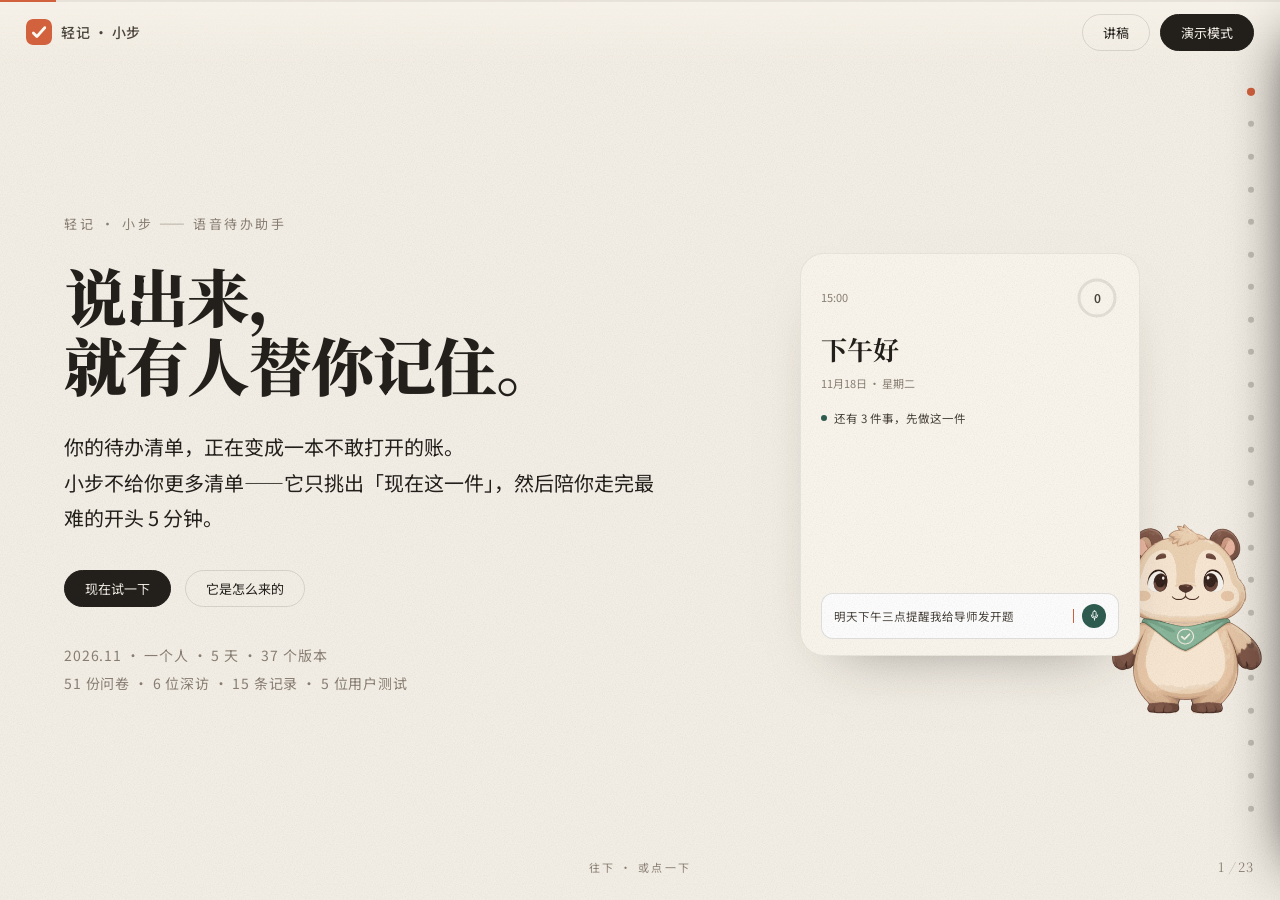
<file: index.html>
<!DOCTYPE html>
<html lang="zh-CN">
<head>
<meta charset="utf-8">
<meta name="viewport" content="width=device-width, initial-scale=1">
<title>小步 · 说出来，就有人替你记住</title>
<meta name="description" content="轻记·小步：一个只回答「现在做哪一件」的语音待办助手。51 份问卷、6 位深度访谈、5 位用户测试，把「没人提醒」做成一句话就能记下的东西。">
<meta name="theme-color" content="#F6F1E8">
<meta property="og:type" content="website">
<meta property="og:url" content="https://sleepzzz-h.github.io/xiaobu-pitch/">
<meta property="og:title" content="小步 · 说出来，就有人替你记住">
<meta property="og:description" content="你的待办清单，正在变成一本不敢打开的账。小步只挑出「现在这一件」。">
<meta property="og:image" content="https://sleepzzz-h.github.io/xiaobu-pitch/assets/og-image.png">
<meta property="og:image:width" content="1200">
<meta property="og:image:height" content="630">
<meta name="twitter:card" content="summary_large_image">
<meta name="twitter:title" content="小步 · 说出来，就有人替你记住">
<meta name="twitter:description" content="一个只回答「现在做哪一件」的语音待办助手。">
<meta name="twitter:image" content="https://sleepzzz-h.github.io/xiaobu-pitch/assets/og-image.png">
<link rel="icon" href="assets/icon-180.png">
<link rel="canonical" href="https://sleepzzz-h.github.io/xiaobu-pitch/">
<link rel="preconnect" href="https://fonts.googleapis.com">
<link rel="preconnect" href="https://fonts.gstatic.com" crossorigin>
<link href="https://fonts.googleapis.com/css2?family=Noto+Serif+SC:wght@500;700;900&family=Noto+Sans+SC:wght@300;400;500;700&display=swap" rel="stylesheet">
<link rel="stylesheet" href="styles.css">
</head>
<body>

<div class="grain" aria-hidden="true"></div>
<div class="progress"><span id="progBar"></span></div>

<header class="topbar">
  <a class="brand" href="#s01"><img src="assets/icon-180.png" alt="" width="26" height="26"><span>轻记 · 小步</span></a>
  <div class="topbar-actions">
    <button class="btn ghost" id="notesBtn" type="button">讲稿</button>
    <button class="btn solid" id="presentBtn" type="button">演示模式</button>
  </div>
</header>

<nav class="rail" id="rail" aria-label="章节导航"></nav>
<div class="pager"><span id="pagerNow">1</span><i>/</i><span id="pagerAll">15</span></div>

<main class="slides" id="slides">

<!-- ══════════ 01 封面 ══════════ -->
<section class="slide hero" id="s01" data-title="开场"
  data-note="【20 秒】先问一句：这周有没有一件事，你记着要做，但一直没开始？停两秒，等他们点头。然后说：我们做的，就是把它变成「下一件」。">
  <div class="wrap hero-wrap">
    <div class="hero-copy">
      <p class="eyebrow reveal">轻记 · 小步 —— 语音待办助手</p>
      <h1 class="reveal">说出来，<br>就有人替你记住。</h1>
      <p class="lede reveal">你的待办清单，正在变成一本不敢打开的账。<br>小步不给你更多清单——它只挑出「现在这一件」，然后陪你走完最难的开头 5 分钟。</p>
      <div class="hero-actions reveal">
        <a class="btn solid" href="#s09">现在试一下</a>
        <a class="btn ghost" href="#s03">它是怎么来的</a>
      </div>
      <p class="meta reveal">2026.11 · 一个人 · 5 天 · 37 个版本<br>51 份问卷 · 6 位深访 · 15 条记录 · 5 位用户测试</p>
    </div>

    <div class="hero-visual reveal">
      <div class="mock">
        <div class="mock-top"><span>15:00</span><span class="ring"><svg viewBox="0 0 44 44" aria-hidden="true"><circle cx="22" cy="22" r="18" class="ring-bg"/><circle cx="22" cy="22" r="18" class="ring-fg" id="ringFg"/></svg><b id="ringNum">0</b></span></div>
        <div class="mock-hi">下午好</div>
        <div class="mock-date">11月18日 · 星期二</div>
        <div class="mock-line"><i></i>还有 3 件事，先做这一件</div>
        <div class="mock-card" id="mockCard">
          <div class="mock-task"><span class="mock-check"></span>给导师发开题报告</div>
          <div class="mock-chips" id="cardChips">
            <span class="chip">明天 15:00</span>
            <span class="chip">90 分钟</span>
            <span class="chip hot">重要</span>
          </div>
          <button class="mock-start" type="button">开始 5 分钟</button>
        </div>
        <div class="mock-input">
          <span id="typed"></span><i class="caret"></i>
          <span class="mock-mic" aria-hidden="true"><svg viewBox="0 0 24 24"><path d="M12 3.5a3 3 0 0 1 3 3v5a3 3 0 0 1-6 0v-5a3 3 0 0 1 3-3Z"/><path d="M6 11a6 6 0 0 0 12 0M12 17v3.5"/></svg></span>
        </div>
      </div>
      <img class="peek" src="assets/mascot-front.png" alt="小布">
    </div>
  </div>
  <span class="scroll-hint">往下 · 或点一下</span>
</section>

<!-- ══════════ 02 问题 ══════════ -->
<section class="slide" id="s02" data-title="问题"
  data-note="【30 秒】别念清单。讲一个你亲眼见过的场景：你自己或室友，备忘录里躺着十几条，一条都没动。然后给结论——问题不是记不住，是启动不了。大多数工具只解决前一个。">
  <div class="wrap">
    <p class="kicker reveal">01　问题</p>
    <h2 class="reveal">你不是忘了，<br><em>你是不敢点开。</em></h2>
    <p class="lead reveal">早上打开待办，七条红色的「已逾期」排在最上面。你往下滑了两下，锁屏，跟自己说晚上再说。——晚上也不会说。</p>

    <div class="notes3">
      <div class="slip reveal"><b>「这件事我记着呢。」</b><span>记了三周。今天还在原地。</span></div>
      <div class="slip reveal"><b>「等会儿就做。」</b><span>等到了最后一秒，熬一个通宵做完，然后发誓下次不这样。</span></div>
      <div class="slip reveal"><b>「我明明写下来了。」</b><span>写在三个 App 和一个备忘录里，一个都没再打开。</span></div>
    </div>

    <div class="pull reveal">
      <p>所以我们把问题拆成两行：<b>记不住</b>，和<b>启动不了</b>。</p>
      <small>所有工具都在解决第一行。第二行没人碰——因为它不像个功能，它像个人问题。</small>
    </div>
  </div>
</section>

<!-- ══════════ 03 来历 ══════════ -->
<section class="slide" id="s03" data-title="来历"
  data-note="【50 秒】这个项目一开始不是做待办的。比赛信息散在群里、公众号、海报上，我们想做一个聚合器。同一周我妈发微信让我提醒她——我成了她的备忘录。后来去问同学「比赛信息是不是很难找」，答案是不难，老师一转就来了；可他们说起了另一件事「没人提醒我」。这两件事是同一件事。">
  <div class="wrap">
    <p class="kicker reveal">02　来历</p>
    <h2 class="reveal">它一开始，<br>是用来<em>找比赛</em>的。</h2>

    <div class="two">
      <div class="col">
        <p class="lead reveal">比赛信息散在群里、公众号里、食堂门口的海报上。我们想做一个聚合器——一个页面看完全部比赛，这几乎就是这个项目最初的全部想法。</p>

        <div class="pull reveal">
          <p>可就在同一周，<b>我妈发微信让我提醒她去医院。</b></p>
          <small>这件事我们放在下一页单独讲——它是这个项目真正的起点，也是后来所有取舍的依据。</small>
        </div>
      </div>

      <div class="col">
        <p class="lead reveal">后来我们去找同学聊天，问「比赛信息是不是很难找」。<br>答案是：不难，老师在群里一转就来了。</p>
        <p class="lead reveal">可他们说起了另一件事——<b>没人提醒我。</b></p>

        <div class="pull reveal">
          <p>我妈的事，和我同学的事，其实是同一件事：<b>都需要有个人替他们记着，再在对的时候推一下。</b></p>
          <small>于是我们把首页从「收集信息」改成了「提醒我一下」——产品是从那一刻才真的成立的。</small>
        </div>
      </div>
    </div>
  </div>
</section>

<!-- ══════════ 03m 我妈 ══════════ -->
<section class="slide" id="s03m" data-title="我妈"
  data-note="【60 秒】这一页只讲人，不讲产品。她从来不写清单，她发微信，一句一条。一开始我嫌烦，后来我发现她不是懒——她是真的记不住，又怕耽误，所以把这件事外包给了我。再后来我自己也漏了，因为我只有一颗脑子，而我在同时替三个人记着。所以小步的第一行需求不是「收集信息」，是「替她记着，再在对的时候推一下」。">
  <div class="wrap two">
    <div class="col">
      <p class="kicker reveal">00　我妈</p>
      <h2 class="reveal">我妈不会用清单，<br>她把我<em>当备忘录</em>。</h2>
      <p class="lead reveal">她从来不写待办，她发微信。一句一条，有时候一天三条。</p>

      <div class="scene reveal">
        <span class="scene-tag">那一周 · 我妈发来的三条</span>
        <p class="scene-msg">明天提醒我去医院。<span class="tm">22:41</span></p>
        <p class="scene-msg">记得提醒我交电费。<span class="tm">22:43</span></p>
        <p class="scene-msg">别忘了啊。<span class="tm">次日 08:03</span></p>
        <p class="scene-note">三条消息，两个日期，零个说明。她的「待办清单」就是我。</p>
      </div>
    </div>

    <div class="col">
      <div class="beats">
        <div class="beat reveal">
          <span class="beat-day">一开始</span>
          <p>我嫌她烦。心想这不是一句话的事吗——你自己记一下，不就行了。</p>
        </div>
        <div class="beat reveal">
          <span class="beat-day">后来</span>
          <p>我发现她不是懒。她是真的记不住：五十多岁，脑子里同时挂着复查、电费、我弟的学费、我外婆的药。而她怕耽误——<b>怕耽误了是我的事</b>。所以她把这件事，外包给了我。</p>
        </div>
        <div class="beat reveal">
          <span class="beat-day">再后来</span>
          <p>我自己也漏了。因为我只有一颗脑子，而我在同时替三个人记着：她的、同学的、还有我自己的。</p>
        </div>
      </div>

      <div class="pull reveal">
        <p>所以小步的第一行需求，不是「收集信息」，是<b>「替她记着，再在对的时候推一下」</b>。</p>
        <small>这句话后来成了产品的主语：它不给你更多清单，它做那只替你记着的手。</small>
      </div>
    </div>
  </div>
</section>

<!-- ══════════ 03b 第一版 ══════════ -->
<section class="slide" id="s03b" data-title="第一版"
  data-note="【30 秒】别解释界面。第一版整页是比赛列表，底下一个大按钮「一键收集比赛信息」；访谈之后我们把它划掉，只留一个入口——说出来。不是我们变聪明了，是被访谈打回了原形：他要的不是「看到全部」，是「有人替我记得」。">
  <div class="wrap two-split">
    <div class="col-text">
      <p class="kicker reveal">03　第一版</p>
      <h2 class="reveal">我们画的第一版，<br>被自己<em>划掉</em>了。</h2>
      <p class="lead reveal">第一天想做的其实是<b>一个比赛信息聚合器</b>：首页列满比赛，底下一个大按钮，点一下全部收进日程。</p>
      <p class="lead reveal">访谈之后我们发现，问题不在「信息不够」——老师一转就来了；问题是<b>没有人在对的时候提醒他</b>。于是整页被划掉，只剩一个入口：说出来。</p>
    </div>

    <div class="col-wire">
      <div class="wire-row">
        <figure class="wire dead reveal">
          <figcaption>第一版 · 访谈前</figcaption>
          <img src="assets/wire-v1.svg" alt="第一版线框图：整页是比赛信息列表，底部是「一键收集比赛信息」" width="300" height="540">
          <p class="wn">整页是一个比赛列表</p>
        </figure>
        <div class="wire-arrow" aria-hidden="true">→</div>
        <figure class="wire live reveal">
          <figcaption>现在 · 访谈后</figcaption>
          <img src="assets/wire-v2.svg" alt="现在的线框图：首页只有一张卡，底部一句话输入" width="300" height="540">
          <p class="wn">只剩一个入口：说出来</p>
        </figure>
      </div>
    </div>
  </div>
</section>

<!-- ══════════ 04 方法 ══════════ -->
<section class="slide" id="s04" data-title="方法"
  data-note="【50 秒】这一页只证明一件事：这些话不是我们编的。51 份问卷、6 位深访、15 条原始记录、5 位用户测试，都是同一批同学和真实用户。强调「0 提示、不给选项」和「时间码可回溯」——这是方法，不是嘴。最后一句：三条假设，一条被推翻、一条被改写、一条悬着。">
  <div class="wrap">
    <p class="kicker reveal">03　研究</p>
    <h2 class="reveal">我们没猜，<br>我们去<em>问了</em>。</h2>
    <p class="lead reveal">两轮：先问「卡在哪」，再问「能不能自己做完」。所有原话都带时间码，可以回溯到录音。</p>

    <div class="stats">
      <div class="stat reveal"><b>51</b><span>份问卷</span><i>校内群投放，六道封闭题</i></div>
      <div class="stat reveal"><b>6</b><span>位深度访谈</span><i>4 个专业 · 横跨 3 个年级</i></div>
      <div class="stat reveal"><b>15</b><span>条原始记录</span><i>每条只记一个观点，编 E01–E15</i></div>
      <div class="stat reveal"><b>5</b><span>位用户测试</span><i>从大学生到 50 岁家长</i></div>
    </div>

    <div class="notes3 tight">
      <div class="mini reveal"><b>怎么问</b>半结构化，单场 3–6 分钟，当场录音，本地转写逐字稿，不做二次改写。</div>
      <div class="mini reveal"><b>怎么记</b>受访者 A–F 匿名编号，括号里是录音时间码，任何一句都能回溯。</div>
      <div class="mini reveal"><b>怎么防带偏</b>0 提示、不给选项，只追问「当时你在做什么」。</div>
    </div>

    <div class="hypo reveal">
      <span class="hypo-label">三条假设，最后长这样</span>
      <div class="hypo-row"><b>H1</b> 学生缺少比赛信息来源<em class="half">部分推翻</em><span>来源其实存在，5/6 来自老师转发。缺的是承接与跟进。</span></div>
      <div class="hypo-row"><b>H2</b> 不用日历，是因为不知道有这类工具<em class="no">推翻</em><span>他们知道，只是嫌麻烦、还在犹豫。</span></div>
      <div class="hypo-row"><b>H3</b> 只要提前提醒截止，就能减少错过<em class="maybe">不确定</em><span>有人说提前三天，有人说提前两三小时——时机本身是变量。</span></div>
    </div>
  </div>
</section>

<!-- ══════════ 05 发现 01 ══════════ -->
<section class="slide" id="s05" data-title="发现 01"
  data-note="【40 秒】信息不是没有，是被一条转发链垄断。5/6 靠老师转发，0/6 自己检索。链条一断——群解散、消息沉底、换老师——痕迹都不留。别展开数据，讲「群解散了，聊天记录没了」这一句就够。">
  <div class="wrap">
    <p class="kicker reveal">04　发现 01</p>
    <h2 class="reveal">信息不是没有，<br>是被一条<em>转发链</em>垄断。</h2>

    <div class="bigrow">
      <div class="big reveal"><b>5<span>/6</span></b><p>首次获知来自老师、辅导员、教务转发</p></div>
      <div class="big reveal"><b>0<span>/6</span></b><p>靠自己检索发现新比赛</p></div>
      <div class="big reveal"><b>2<span>/6</span></b><p>事后已经找不到通知原文</p></div>
    </div>

    <blockquote class="quote reveal">
      <p>「一般这种比赛是指导老师分享到群里，然后我们带着自己的项目去报名参加的。」</p>
      <cite>受访者 A｜工业设计 24 级｜00:00:59</cite>
    </blockquote>

    <p class="lead tight reveal">问卷是同向的：<b>班级/社团群 51.0%</b>，老师通知或同学转告 27.5%——<b>78.4% 的第一步都发生在群里</b>。链条一断（群解散、消息沉底、换了任课老师），信息连痕迹都不留。</p>
  </div>
</section>

<!-- ══════════ 06 发现 02 ══════════ -->
<section class="slide" id="s06" data-title="发现 02"
  data-note="【40 秒】第二件：截止时间没有任何外部容器接住。6 个人里没有一个把截止写进日历或清单。不是不会用，是嫌麻烦。他们的替代方案是「人肉提醒」——同学之间互相转告，有效，但依赖别人也记得。">
  <div class="wrap">
    <p class="kicker reveal">05　发现 02</p>
    <h2 class="reveal">截止时间，<br>没有一个<em>外部容器</em>接住它。</h2>

    <div class="bigrow">
      <div class="big reveal"><b>0<span>/6</span></b><p>把截止日期写进日历、待办或清单</p></div>
      <div class="big reveal"><b>52.9<span>%</span></b><p>问卷里选「靠脑子记」（27/51）</p></div>
      <div class="big reveal"><b>15.7<span>%</span></b><p>用日历或清单类工具（8/51）</p></div>
    </div>

    <blockquote class="quote reveal">
      <p>「我们现在就只能基本上就只能靠脑袋去记了。因为会投很多个比赛。」</p>
      <cite>受访者 C｜艺术与科技 大三｜00:01:25</cite>
    </blockquote>

    <p class="lead tight reveal">不是不会用，是嫌麻烦——「记日历，稍微有点麻烦」。现在的替代方案是<b>人肉提醒</b>：同学之间互相转告。它有效，但它依赖别人也记得。</p>
  </div>
</section>

<!-- ══════════ 07 发现 03 ══════════ -->
<section class="slide" id="s07" data-title="发现 03"
  data-note="【50 秒】这一页是全场最反直觉的：漏点不在「没听说」，在「听说了但没跟上」，而且集中在截止前 1–3 天。三个故事各讲一句：变更（省赛复活赛提前，一小时拷进 U 盘）、犹豫（怕精力不够，一直拖）、开始太晚（截止前一天材料没做完）。收口：从想参加到能提交，没有人在关键节点接一次手。">
  <div class="wrap">
    <p class="kicker reveal">06　发现 03</p>
    <h2 class="reveal">真正的漏点，<br>在截止前<em>一到三天</em>。</h2>

    <div class="notes3">
      <div class="case reveal">
        <span class="case-tag">变更没接住</span>
        <p>省赛的复活赛流程提前了，他上课中途用一小时把材料拷进 U 盘赶去录影——「差一点就差一点就错过了」。</p>
        <cite>受访者 A｜00:01:41</cite>
      </div>
      <div class="case reveal">
        <span class="case-tag">犹豫期没有终点</span>
        <p>「怕精力不够，就比较犹豫。」没有人给「要不要参加」设一个最后决定日，于是拖到截止前一天才想起。</p>
        <cite>受访者 D｜会计 22 级</cite>
      </div>
      <div class="case reveal">
        <span class="case-tag">开始太晚</span>
        <p>第一次申报，不知道完整材料长什么样；截止前一天才发现有些东西没做完，最后和老师商量放弃。</p>
        <cite>受访者 F｜马克思主义理论</cite>
      </div>
    </div>

    <div class="pull reveal">
      <p>从「想参加」到「能提交」之间，<b>没有人在关键节点上接一次手。</b></p>
      <small>所以我们不做一个「更多信息的地方」，我们做一个「到点戳你一下的人」。</small>
    </div>
  </div>
</section>

<!-- ══════════ 旅程地图 01 ══════════ -->
<section class="slide" id="j1" data-title="旅程 1/3"
  data-note="【40 秒】这页不是截图，是把 6 个节点按时间排开的结果。第一段是「知道有比赛」。注意两格之间的落差：他知道了，但条件、材料、截止全散在聊天记录和口头里——这一步没有任何二次提醒。">
  <div class="wrap">
    <p class="kicker reveal">08　用户旅程 · 第一阶段</p>
    <h2 class="reveal">获知信息</h2>
    <p class="lead reveal">把 6 个节点按时间排开，缺口就浮出来了：<b>从「想参加」到「能提交」之间，没有人接一次手。</b></p>

    <div class="jm">
      <article class="reveal">
        <header><span>目标</span><p>知道有哪些比赛可以报</p></header>
        <dl>
          <dt>想法</dt><dd>「老师群里发了，这个赛正好能拿我的课程项目去报。」</dd>
          <dt>行为</dt><dd>在班级群、指导教师群里刷通知，点开群里转发的报名文档，带着自己做好的项目去报名。</dd>
          <dt>接触点</dt><dd>微信班级群 / 指导教师群；群内转发的比赛通知与报名表。</dd>
          <dt class="bad">问题</dt><dd>信息只从指导教师单点流入，不在群里就看不到；通知很快被后面的消息刷走。</dd>
          <dt class="good">机会</dt><dd>把群通知自动汇总成一张「全校比赛日历」——老师或学生会转发一次，即全员可见。</dd>
        </dl>
        <footer><i>😐</i>有人发就报，没人发就算了</footer>
      </article>

      <article class="reveal">
        <header><span>目标</span><p>搞清楚报名条件和材料</p></header>
        <dl>
          <dt>想法</dt><dd>「要几个人？交什么材料？到底几号截止？」</dd>
          <dt>行为</dt><dd>翻聊天记录找报名表，问同组同学，反复确认材料格式和截止时间，再决定报哪几个。</dd>
          <dt>接触点</dt><dd>群聊历史记录；报名表与通知文件（PDF / 文档）；同组同学的口头确认。</dd>
          <dt class="bad">问题</dt><dd>要求散落在消息、文档和口头里，<b>截止时间全靠自己记，没有任何二次提醒</b>。</dd>
          <dt class="good">机会</dt><dd>通知一键「加入日程」，把报名、初评、复赛拆成多个提醒，并附一份材料清单模板。</dd>
        </dl>
        <footer><i>🙁</i>知道要做，但细节对不上</footer>
      </article>
    </div>
  </div>
</section>

<!-- ══════════ 旅程地图 02 ══════════ -->
<section class="slide" id="j2" data-title="旅程 2/3"
  data-note="【40 秒】第二段是「真的去做」。这一段的情绪反而是好的——他动手了。问题出在两点：提交靠个人经验和设备，一变就返工；赛程临时提前只给一小时，通知还只在群里，错过就找不回来。">
  <div class="wrap">
    <p class="kicker reveal">09　用户旅程 · 第二阶段</p>
    <h2 class="reveal">准备提交</h2>
    <p class="lead reveal">这一段的情绪反而是好的——他动手了。真正掉链子的是<b>临时变动</b>：通知只在一个地方出现，错过就没了。</p>

    <div class="jm">
      <article class="reveal">
        <header><span>目标</span><p>按期做完并提交作品</p></header>
        <dl>
          <dt>想法</dt><dd>「就剩几天，先把东西做完，别在提交这一步翻车。」</dd>
          <dt>行为</dt><dd>下课和课后挤时间做作品，按老师要求整理文件、统一命名，先请老师看一遍再提交。</dd>
          <dt>接触点</dt><dd>个人电脑与 U 盘；作品提交系统或指定邮箱；线下交付点与老师本人。</dd>
          <dt class="bad">问题</dt><dd>提交依赖个人设备和经验，格式、命名要求不清就要返工，时间被反复消耗。</dd>
          <dt class="good">机会</dt><dd>提交前自检清单 + 统一命名模板，提交后自动回执，减少返工和漏交。</dd>
        </dl>
        <footer><i>🙂</i>累，但还在掌控里</footer>
      </article>

      <article class="reveal">
        <header><span>目标</span><p>应对赛程临时变动</p></header>
        <dl>
          <dt>想法</dt><dd>「怎么突然提前了？只剩一个小时，还来得及吗？」</dd>
          <dt>行为</dt><dd>上课时收到「要去录演」的消息，发现群已解散、记录也没了，不知道要提交什么。</dd>
          <dt>接触点</dt><dd>群里的临时通知；移动存储；线下交付点与老师本人。</dd>
          <dt class="bad">问题</dt><dd>临时提前只给一小时，差一点就错过；<b>通知只在群内，错过就找不回来</b>。</dd>
          <dt class="good">机会</dt><dd>赛程变更走官方第二通道（短信 / 公众号 / 站内信）推送，明确新截止与变更原因。</dd>
        </dl>
        <footer><i>😣</i>差一点就错过了</footer>
      </article>
    </div>
  </div>
</section>

<!-- ══════════ 旅程地图 03 ══════════ -->
<section class="slide" id="j3" data-title="旅程 3/3"
  data-note="【40 秒】第三段是事后。比赛结束了，他想回查当时的节点，发现群解散、记录也没了，只能靠同学转述。兜底全靠人情。所以我们做的不是又一个信息聚合，是「到点戳你一下、并且留下痕迹」的那一环。">
  <div class="wrap">
    <p class="kicker reveal">10　用户旅程 · 第三阶段</p>
    <h2 class="reveal">事后与兜底</h2>
    <p class="lead reveal">比赛结束后他想回查节点，发现<b>群解散、记录也没了</b>。兜底全靠人情和在线状态——这就是我们想接的那一环。</p>

    <div class="jm">
      <article class="reveal">
        <header><span>目标</span><p>事后能查到节点和结果</p></header>
        <dl>
          <dt>想法</dt><dd>「当时那条提前的通知，现在还能翻到吗？」</dd>
          <dt>行为</dt><dd>想翻聊天记录核对时间，发现群已解散、记录也没了，只能凭记忆回忆当时的节点。</dd>
          <dt>接触点</dt><dd>已解散的微信群；个人记忆；同学之间的转述与补充。</dd>
          <dt class="bad">问题</dt><dd>群解散后通知和聊天记录都不可追，截止时间「不太记得了」，经验无法沉淀。</dd>
          <dt class="good">机会</dt><dd>关键通知自动归档进「我的比赛」，群解散也能查到历史节点与结果。</dd>
        </dl>
        <footer><i>😔</i>想复盘，但没有证据</footer>
      </article>

      <article class="reveal">
        <header><span>目标</span><p>下次不再错过</p></header>
        <dl>
          <dt>想法</dt><dd>「身边同学也会错过，大家互相提醒一下。」</dd>
          <dt>行为</dt><dd>口头互相提醒截止日期，有人在群里看到通知就再喊一遍，靠同班同学互相盯。</dd>
          <dt>接触点</dt><dd>同学之间的口头提醒；课程群 / 班级群里的二次转发。</dd>
          <dt class="bad">问题</dt><dd>兜底全靠人情和在线状态，<b>没有系统级提醒</b>；跨班级、跨专业信息不对称。</dd>
          <dt class="good">机会</dt><dd>建「截止日看板 + 关注 / 订阅」，让提醒从人情兜底变成机制保障。</dd>
        </dl>
        <footer><i>😕</i>只能指望别人记得</footer>
      </article>
    </div>
  </div>
</section>

<!-- ══════════ 08 原话 ══════════ -->
<section class="slide dark" id="s08" data-title="原话"
  data-note="【40 秒】只念三句，别解释。念完第三句停一下：它反驳了「越早提醒越好」这个直觉——这也是我们为什么把提醒做成「到点才响」，而不是提前三天轰炸。">
  <div class="wrap">
    <p class="kicker reveal">07　原话</p>
    <h2 class="reveal">他们自己的说法，<br><em>一字未改。</em></h2>

    <div class="quotes">
      <figure class="q reveal">
        <p>「我们现在就只能基本上就只能靠脑袋去记了。」</p>
        <figcaption>受访者 C｜艺术与科技｜00:01:25　<span>记录成本</span></figcaption>
      </figure>
      <figure class="q reveal">
        <p>「因为那个群好像已经解散了，就没有聊天记录了。」</p>
        <figcaption>受访者 A｜工业设计 24 级｜00:02:15　<span>信息可追溯性</span></figcaption>
      </figure>
      <figure class="q reveal">
        <p>「提前三天太早了……像高铁那种提前两三个小时，差不多吧。」</p>
        <figcaption>受访者 E｜艺术与科技｜00:04:39　<span>提醒时机</span></figcaption>
      </figure>
    </div>

    <p class="lead tight reveal">第三句值得单独说：它<b>反驳了「越早提醒越好」</b>。所以我们的提醒不是提前三天轰炸，而是「到点才响、响了能回应」。</p>
  </div>
</section>

<!-- ══════════ 09 解法 + 演示 ══════════ -->
<section class="slide" id="s09" data-title="解法"
  data-note="【70 秒】停在这里，让他们点。左边是三步，右边是真实运行的产品——不是截图，不是录屏拼接，是本地跑的单文件网页。随便说一句，比如「明天下午三点提醒我给导师发开题报告，一个半小时，很重要」，让他们看它把时间、时长、轻重拆出来，然后只剩下一张卡。">
  <div class="wrap two-wide">
    <div class="col">
      <p class="kicker reveal">08　解法</p>
      <h2 class="reveal">说一句话，<br>它替你<em>排进今天</em>。</h2>

      <ol class="steps">
        <li class="reveal"><b>说出来</b><span>不选日期、不挑优先级、不填表单。你说「明天下午三点，一个半小时，很重要」——它自己拆成时间、时长和轻重，边打边显示拆出来的结果。</span></li>
        <li class="reveal"><b>排进去</b><span>有固定时间的先占位，其余按轻重填进今天的空档；中午不排，块间留 10 分钟，一天最多排 4 小时——排不下的顺延，不给你造一个假计划。</span></li>
        <li class="reveal"><b>只做这一件</b><span>首页永远只有一张卡：现在做这一件。按钮不叫「完成」，叫「开始 5 分钟」。做完可以停，停不叫放弃，叫先歇着。</span></li>
      </ol>
    </div>

    <div class="col demo reveal">
      <div class="phone">
        <div class="phone-notch"><i></i><i></i><i></i></div>
        <div class="phone-screen">
          <div class="film" id="film" role="img" aria-label="小步使用流程演示">
            <img class="film-a" src="assets/now-home.png" alt="">
            <img class="film-b" alt="">
            <div class="film-bar"><span id="filmProg"></span></div>
            <button class="film-toggle" id="filmToggle" type="button">暂停</button>
          </div>
        </div>
      </div>
      <p class="demo-cap">这是产品在本地真实运行的一段操作：说一句 → 拆出来 → 记下 → 开始 5 分钟。</p>
    </div>
  </div>
</section>

<!-- ══════════ 13b 习惯 ══════════ -->
<section class="slide" id="s13b" data-title="习惯"
  data-note="【50 秒】提醒解决的是「别忘」，可人生里还有一半是「每天都做一点」。习惯不靠意志力，靠看见。所以我们把它做成一周七个小格子：当天点一下就打卡，不做表单、不设目标、不问时长；过了那天没打就变红并锁定，不能补——我们不给你「明天补上」的幻觉。连续 3、7、21、30 天各有一个徽章；最多只让加 8 个，因为导览里那句原话是「别贪多，先走好一件」。">
  <div class="wrap">
    <p class="kicker reveal">00　习惯</p>
    <h2 class="reveal">坚持不下去，<br>是因为你<em>看不见</em>它。</h2>
    <p class="lead reveal">提醒解决的是「别忘」；可人生里还有一半，是「每天都做一点」。习惯不靠意志力，靠看见——产品叫「小步」，就是因为一段路只能一小步接一小步地走完。</p>

    <div class="habit-demo reveal">
      <div class="hd-top">
        <b class="hd-name">喝水</b>
        <span class="hd-streak">连续 12 天</span>
        <span class="hd-week">本周 4 / 7</span>
        <span class="hd-best">最长 21 天</span>
      </div>
      <div class="hd-mid">
        <div class="hd-grid">
          <div class="hd-cell on"><span>一</span></div>
          <div class="hd-cell on"><span>二</span></div>
          <div class="hd-cell on"><span>三</span></div>
          <div class="hd-cell on today"><span>四</span><em>今天</em></div>
          <div class="hd-cell future"><span>五</span></div>
          <div class="hd-cell future"><span>六</span></div>
          <div class="hd-cell future"><span>日</span></div>
        </div>
        <div class="hd-side">
          <div class="hd-badges">
            <span class="hd-badge got">3 天</span>
            <span class="hd-badge got">7 天</span>
            <span class="hd-badge">21 天</span>
            <span class="hd-badge">30 天</span>
          </div>
          <p class="hd-legend"><i></i>漏了那天变红并锁定，不能补</p>
          <p class="hd-legend sup">加满 8 个就提示「先把手上的走完」</p>
        </div>
      </div>
    </div>

    <ol class="habit-points">
      <li class="reveal"><b>打卡只要一下。</b>点圆圈或点今天那一格，不做表单、不设目标、不问时长——门槛低到「顺手」。</li>
      <li class="reveal"><b>漏了就红，不能补。</b>我们不给你「明天补上」的幻觉：格子是诚实的一周，不是可以回填的打卡表。</li>
      <li class="reveal"><b>最多 8 个，先走好一件。</b>连续 3 / 7 / 21 / 30 天各有徽章；到了上限就提示「先把手上的走完」。</li>
    </ol>
  </div>
</section>

<!-- ══════════ 10 可用性测试 ══════════ -->
<section class="slide" id="s10" data-title="测试"
  data-note="【60 秒】5 位用户，4 个任务，全程录屏。不讲他们多喜欢，只讲他们卡在哪——这一页是全站最诚实的一页。念两三条就够：麦克风点了没反应、打完字不知道点哪保存、「明天9点」被设成了现在。收口：不是他们不会用，是我们把门槛留给了用户。">
  <div class="wrap">
    <p class="kicker reveal">09　测试</p>
    <h2 class="reveal">5 个人，4 个任务，<br>我们把<em>卡住</em>的地方记了下来。</h2>

    <div class="profiles reveal">
      <span>24 级大学生（男）</span><span>22 级大学生（男）</span><span>上班族（女）</span><span>年轻女教师</span><span>家长 · 50 岁（女）</span>
    </div>

    <ul class="finds">
      <li class="reveal">麦克风点了没反应，只能改用打字</li>
      <li class="reveal">打完字不知道点哪里保存</li>
      <li class="reveal">「明天 9 点」没写上午下午，提醒被设成了现在</li>
      <li class="reveal">「轻提醒」和「重要」看不出区别，以为是声音大小</li>
      <li class="reveal">「推迟」只有固定几档，选不到自己想要的时间</li>
      <li class="reveal">删除不敢点，怕找不回来</li>
      <li class="reveal">创建入口不够明显，要先找一下</li>
      <li class="reveal">字小、颜色浅，看不清</li>
    </ul>

    <div class="pull reveal">
      <p>不是他们不会用，<b>是我们把门槛留给了用户。</b></p>
      <small>这 8 条最后收敛成 12 条反馈、7 处界面重做、5 处机制补齐。</small>
    </div>
  </div>
</section>

<!-- ══════════ 11 12 → 7 ══════════ -->
<section class="slide" id="s11" data-title="改进"
  data-note="【60 秒】用户说的从来不是需求，是症状。我们把 12 条吐槽翻成 5 个病因，再翻成控件。念表格里的两行就行——「轻重有啥区别」其实是三级干预只写在首页；「推迟能不能自定义」其实是把选择换成了猜。">
  <div class="wrap">
    <p class="kicker reveal">10　改进</p>
    <h2 class="reveal">12 条吐槽，<br>改成 <em>7 处界面</em>。</h2>

    <div class="stats stats-sm">
      <div class="stat reveal"><b>12</b><span>条真实反馈</span><i>2 组访谈 + 自测</i></div>
      <div class="stat reveal"><b>7</b><span>处界面重做</span><i>首页 / 创建 / 弹窗 / 删除 / 设置 / 解析 / 重复</i></div>
      <div class="stat reveal"><b>5</b><span>处机制补齐</span><i>星期多选 · 推迟自定义 · 撤销 · 时间回显 · 性能降级</i></div>
      <div class="stat reveal"><b>467</b><span>行代码改动</span><i>一天之内，3 次提交</i></div>
    </div>

    <table class="tbl reveal">
      <thead><tr><th>用户说的</th><th>其实是</th><th>我们改的</th></tr></thead>
      <tbody>
        <tr><td>「帧率低了」</td><td>磨砂和粒子的 blur 是性能税</td><td>性能优先开关 + 低端机自动降级</td></tr>
        <tr><td>「轻重有啥区别」</td><td>三级干预只写在首页，创建界面看不见</td><td>每档就地解释 + 颜色 / 声音 / 震动</td></tr>
        <tr><td>「推迟能不能自定义」</td><td>我们把「选择」换成了「猜」</td><td>快捷档 + 自定义时间 + 记住上次</td></tr>
        <tr><td>「删除给个确定吧」</td><td>确认不指名，撤销不说是哪条</td><td>指名确认 + 指名撤销 + 回到原位</td></tr>
        <tr><td>「找不到在哪」</td><td>功能树 4 层深，第一次用必迷路</td><td>首次分步引导 + 适老化模式</td></tr>
      </tbody>
    </table>
  </div>
</section>

<!-- ══════════ 12 前后对比 ══════════ -->
<!-- ══════════ 12a 对比：提醒强度 ══════════ -->
<section class="slide" id="s12" data-title="对比 1/2"
  data-note="【35 秒】这是改得最值的一处。三个档位以前长得一模一样，区别只写在首页说明里，用户当场理解成「声音大 / 声音小」。现在每个档位下面直接写它会怎么弹：弹 1 次 / 10 分钟后再弹 1 次 / 每 5 分钟追，最多 4 次。重复那一行也一样，多了「自定义星期」。">
  <div class="wrap">
    <p class="kicker reveal">16　两处修改 · 一</p>
    <h2 class="reveal">把「轻 / 普通 / 重要」<br><em>翻译成人话</em>。</h2>

    <div class="cmp">
      <figure class="cmp-side before reveal">
        <figcaption>改进前</figcaption>
        <div class="spec">
          <p class="spec-label">提醒强度</p>
          <div class="row-pills">
            <span class="pill on">轻提醒</span><span class="pill">普通</span><span class="pill">重要</span>
          </div>
          <p class="spec-label">重复</p>
          <div class="row-pills">
            <span class="pill on">不重复</span><span class="pill">每天</span><span class="pill">每周</span>
          </div>
          <p class="spec-foot">＋ 添加备注</p>
          <p class="spec-missing">三档都没有说明——区别只写在首页</p>
        </div>
        <p class="cmp-why">三档长得一模一样，区别只写在首页的说明里。用户当场理解成「声音大 / 声音小」。</p>
      </figure>

      <div class="cmp-arrow" aria-hidden="true">→</div>

      <figure class="cmp-side after reveal">
        <figcaption>改进后</figcaption>
        <div class="spec">
          <p class="spec-label">提醒强度</p>
          <div class="row-cards">
            <div class="lv on"><b>轻提醒</b><span>弹 1 次</span></div>
            <div class="lv"><b>普通</b><span>10 分钟后再弹 1 次</span></div>
            <div class="lv"><b>重要</b><span>每 5 分钟追，最多 4 次</span></div>
          </div>
          <p class="spec-label">重复</p>
          <div class="row-pills">
            <span class="pill on">不重复</span><span class="pill">每天</span><span class="pill">每周</span><span class="pill new">自定义星期</span>
          </div>
        </div>
        <p class="cmp-why good">每档下面直接写它会怎么弹；重复多了「自定义星期」——这是 12 条反馈里的原话。</p>
      </figure>
    </div>
  </div>
</section>

<!-- ══════════ 12b 对比：时间解析 ══════════ -->
<section class="slide" id="s12b" data-title="对比 2/2"
  data-note="【35 秒】第二处更细，但用户能感觉到。以前输入「明天9点」没写上午下午，解析器没兜底也没回显，直接按当前时间落库——用户以为识别失败。现在边打边回显「已识别 · 明天 09:00」，有歧义就给两个胶囊，点一下即定。">
  <div class="wrap">
    <p class="kicker reveal">17　两处修改 · 二</p>
    <h2 class="reveal">「明天 9 点」就是 9 点，<br>不再是<em>「现在」</em>。</h2>

    <div class="cmp">
      <figure class="cmp-side before reveal">
        <figcaption>改进前</figcaption>
        <div class="spec">
          <div class="input-line">
            <span class="typed">明天9点喝牛奶</span>
            <span class="mini-btn mic">🎤</span>
            <span class="mini-btn add">＋</span>
          </div>
          <p class="spec-foot">没有回显 · 没有兜底</p>
          <div class="result-card bad">
            <b>喝牛奶</b>
            <span>今天 14:26</span>
          </div>
          <p class="spec-foot">结果直接落库成「现在」</p>
        </div>
        <p class="cmp-why">没写上午下午，解析器既没有兜底也没有回显。用户以为识别失败，于是重来一遍。</p>
      </figure>

      <div class="cmp-arrow" aria-hidden="true">→</div>

      <figure class="cmp-side after reveal">
        <figcaption>改进后</figcaption>
        <div class="spec">
          <div class="input-line">
            <span class="typed">明天9点喝牛奶</span>
            <span class="mini-btn mic">🎤</span>
            <span class="mini-btn add">＋</span>
          </div>
          <p class="recognized">已识别 · 明天 09:00</p>
          <div class="row-pills">
            <span class="pill on">上午 09:00</span><span class="pill">晚上 21:00</span>
          </div>
          <div class="result-card">
            <b>喝牛奶</b>
            <span>明天 09:00</span>
          </div>
        </div>
        <p class="cmp-why good">边打边回显识别结果；有歧义就给两个胶囊，点一下即定，不再猜。</p>
      </figure>
    </div>
  </div>
</section>

<!-- ══════════ 13 小布 ══════════ -->
<section class="slide dark" id="s13" data-title="小布"
  data-note="【50 秒】把聊天框贴在 App 上不叫 AI。小布必须真的能写你的数据，所以我们把它做成三层，最后拍板的那层不是模型。模型只负责把绕的说法翻成一句动作；改不改得动数据，由执行器说了算——模型再聪明也改不坏数据。">
  <div class="wrap two-wide">
    <div class="col">
      <p class="kicker reveal">12　小布</p>
      <h2 class="reveal">它不只是能记，<br>还能<em>动手改</em>。</h2>
      <p class="lead reveal">把聊天框贴在 App 上不叫 AI。小布必须真的能写你的数据——所以我们把它做成三层，最后拍板的那层不是模型。</p>

      <ol class="layers">
        <li class="reveal"><b>本地意图引擎</b><span>关键词 + 正则判断你要「记 / 查 / 改 / 完成 / 删」，复用 App 自己的时间解析。离线可用，零成本，不用等网络。</span></li>
        <li class="reveal"><b>大模型（可选）</b><span>DeepSeek / Kimi / 通义，浏览器直连，Key 只存在你自己机器上。它只负责把绕的说法翻成一句动作。</span></li>
        <li class="reveal"><b>执行器</b><span>模型和本地共用同一个执行器：真的写数据、重渲染、给「撤销」。模型再聪明也改不坏数据。</span></li>
      </ol>
    </div>
    <div class="col demo reveal">
      <div class="shot-stack">
        <img src="assets/ai-chat.png" alt="小布对话：说一句，它记下并可以改时间、撤销">
        <img src="assets/ai-modal.png" alt="小布能执行动作：读取、修改、撤销">
      </div>
    </div>
  </div>
</section>





<!-- ══════════ 14 商业 ══════════ -->
<section class="slide" id="s14" data-title="商业"
  data-note="【50 秒】谁会为它付钱：22–28 岁，手上同时有 5–15 件「应该做」的事，愿意说、不愿意填表。三条路：个人订阅、校园渠道、小团队。为什么是我们：数据在本地、模型可选、入口只有一个——这三条决定了它便宜、敢用、用得下去。">
  <div class="wrap">
    <p class="kicker reveal">13　给谁用 · 怎么活</p>
    <h2 class="reveal">谁会为它<em>付钱</em>。</h2>

    <div class="two">
      <div class="col">
        <p class="lead reveal">22–28 岁，学生或刚工作。手上同时有 <b>5–15 件</b>「应该做」的事：论文、作业、报销、体检、约人。</p>
        <p class="lead reveal">他们有明确的拖延倾向，能感觉到「事情堆着」的焦虑，但每次打开待办 App 都会被长清单劝退。<br>共同点：<b>愿意说，不愿意填表单；需要被推着开始，不需要被评判。</b></p>
      </div>
      <div class="col">
        <div class="paths">
          <div class="path reveal"><span>先做</span><b>个人订阅</b><p>记录、排程、提醒全部免费；AI 对话与多端同步订阅。大模型用用户自己的 Key，边际成本接近 0。</p></div>
          <div class="path reveal"><span>渠道</span><b>校园</b><p>心理中心、辅导员、社团、新生礼包。一个人替一群人装，获客成本最低，也最容易验证留存。</p></div>
          <div class="path reveal"><span>后面</span><b>小团队</b><p>HR 的入职清单、项目组的周任务、工作室的排期。从 20 人以内的团队开始，先证明「别人也愿意让它替自己记事」。</p></div>
        </div>
      </div>
    </div>

    <div class="moat reveal">
      <b>为什么是我们</b>
      <span>数据只存在本地</span><span>模型可选、Key 自持</span><span>入口只有一个</span><span>5 天 37 个版本，用户测出来的，不是想出来的</span>
    </div>
  </div>
</section>

<!-- ══════════ 15 接下来 ══════════ -->
<section class="slide" id="s15" data-title="接下来"
  data-note="【30 秒】三件事，一句话一件。真的能在锁屏上叫你、真的认识「下周三之前」、真的能在你发微信的时候接住一句话。收口：现在这版已经能装到主屏、离线可用、锁屏能弹通知——它缺的不是功能，是让更多人今天就用上第一件。">
  <div class="wrap">
    <p class="kicker reveal">14　接下来</p>
    <h2 class="reveal">接下来<em>三件事</em>。</h2>

    <div class="notes3">
      <div class="next reveal"><b>真的能在锁屏上叫你</b><p>现在是网页 + PWA，靠 Service Worker 通知。下一步是原生壳 + 服务端推送——App 被系统杀掉之后，闹钟还得响。</p></div>
      <div class="next reveal"><b>真的认识「下周三之前」</b><p>规则打底，小模型兜底。中文里模糊的时间表达太多，规则库覆盖八成，剩下的交给模型判断。</p></div>
      <div class="next reveal"><b>真的能在你发微信时接住一句话</b><p>系统级入口：分享一张截图、转发一条群通知，直接变成待办。这是「不用打开也能用」的终点。</p></div>
    </div>

    <div class="pull reveal">
      <p>现在这版已经能装在手机主屏上、离线可用、锁屏能弹通知。</p>
      <small>它缺的不是功能，是让更多人今天就用上第一件。</small>
    </div>
  </div>
</section>

<!-- ══════════ 16 结尾 ══════════ -->
<section class="slide end" id="s16" data-title="结尾"
  data-note="【20 秒】不讲总结。念完那四行，停三秒，然后说：谢谢。不要把「谢谢观赏」放上去。">
  <div class="wrap end-wrap">
    <img class="end-mascot reveal" src="assets/mascot-front.png" alt="小布">
    <p class="end-text reveal">如果这一小步，<br>能让你今晚就动手，<br>做那件拖了很久的事——<br><em>它就成立了。</em></p>
    <div class="end-actions reveal">
      <a class="btn solid" href="#s09">现在试一下</a>
      <a class="btn ghost" href="demo/index.html" target="_blank" rel="noopener">在新窗口打开 App ↗</a>
    </div>
    <p class="end-meta reveal">轻记 · 小步 ｜ 2026.11 ｜ 5 天 · 37 个版本 · 51 份问卷 · 6 位深访 · 5 位用户测试</p>
  </div>
</section>

</main>

<!-- 讲稿抽屉 -->
<aside class="notes" id="notes" aria-hidden="true">
  <header><b>讲稿</b><span>约 8 分钟</span><button id="notesClose" type="button">收起</button></header>
  <div class="notes-body" id="notesBody"></div>
</aside>

<!-- 演示模式底栏 -->
<div class="present-bar" id="presentBar">
  <button id="pbPrev" type="button" aria-label="上一节">←</button>
  <span class="pb-count"><b id="pbNow">1</b><i>/</i><span id="pbAll">16</span></span>
  <button id="pbNext" type="button" aria-label="下一节">→</button>
  <span class="pb-sep"></span>
  <button id="pbNotes" type="button">讲稿</button>
  <button id="pbExit" type="button">退出</button>
</div>

<script src="app.js"></script>
</body>
</html>
</file>
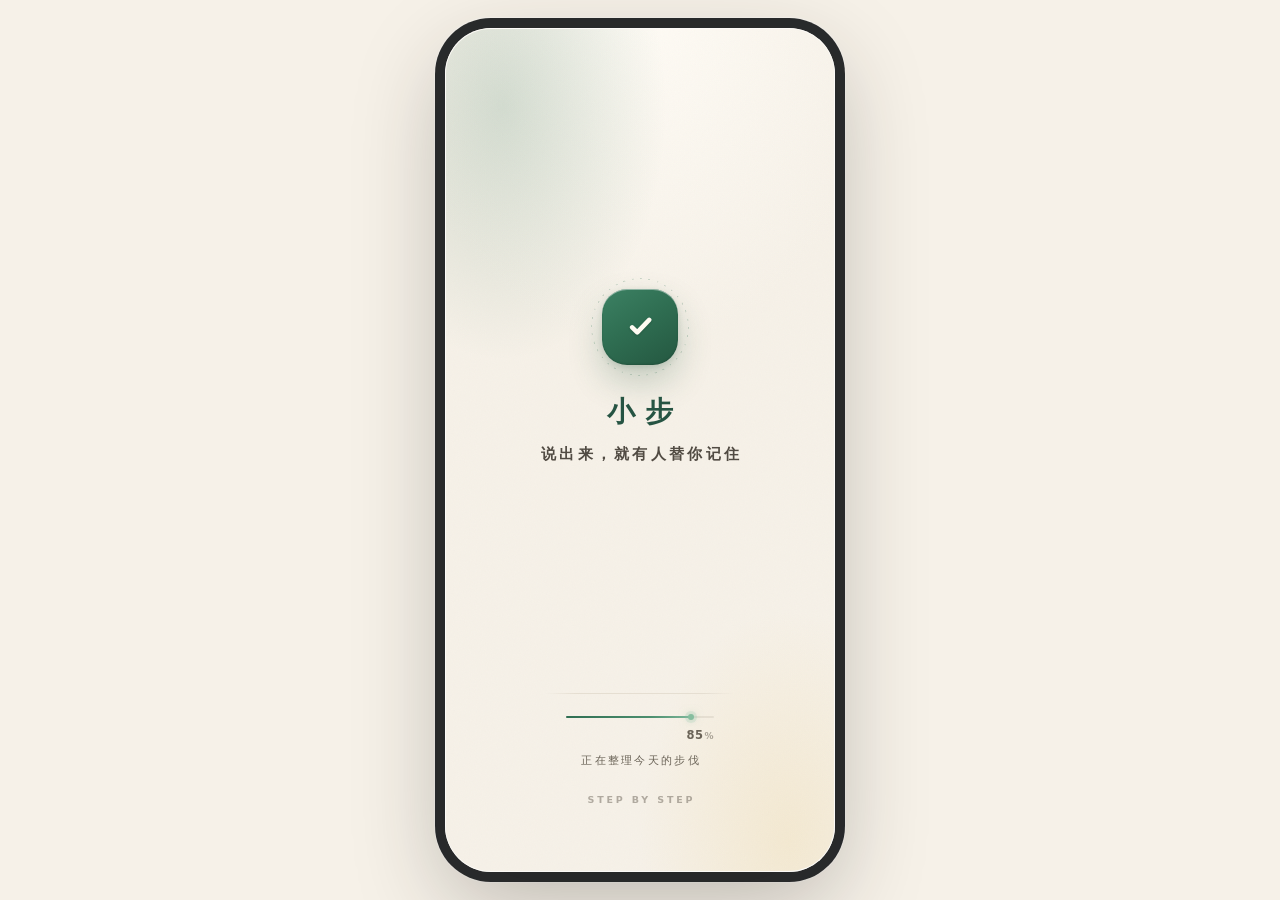
<file: demo/index.html>
﻿<!DOCTYPE html>
<html lang="zh-CN">
<head>
<meta charset="UTF-8">
<meta name="viewport" content="width=device-width, initial-scale=1.0, maximum-scale=1.0, user-scalable=no">
<meta name="theme-color" content="#2F6E52">
<meta name="apple-mobile-web-app-capable" content="yes">
<meta name="apple-mobile-web-app-status-bar-style" content="default">
<title>小步 · 说出来，就有人替你记住</title>
<link rel="manifest" href="manifest.webmanifest">
<!-- 离线演示：不使用远端 supabase，游客模式完全本地 -->
<link rel="icon" type="image/png" href="icon-192.png">
<link rel="apple-touch-icon" href="apple-touch-icon.png">
<style>
:root{
  --paper:#F6F1E8;--bg:#F6F1E8;--surface:#FFFCF6;
  --ink:#23201C;--ink2:#5B554C;--ink3:#777064;
  --line:#E5DED1;--line2:#F0EAE0;
  --brand:#2F6E52;--brand-press:#245740;--brand-soft:#E5F0EA;--brand-ink:#265443;
  --safe:var(--brand);--safe-soft:#DCEAE3;
  --alert:#B5453C;--alert-soft:#F6E4E0;
  --r:16px;--shadow:0 2px 14px rgba(35,32,28,.06);
  --glass-bg:rgba(255,252,246,.62);--glass-bg-2:rgba(246,241,232,.48);
  --glass-line:rgba(255,255,255,.88);--glass-sheen:rgba(255,255,255,.6);
  --glass-shadow:0 24px 70px rgba(35,32,28,.22),inset 0 1px 0 rgba(255,255,255,.9),inset 0 -1px 0 rgba(35,32,28,.06);
  --glass-blur-panel:36px;--glass-sat-panel:200%;
  --glass-blur-surface:24px;--glass-sat-surface:180%;
  --glass-blur-small:10px;--glass-sat-small:150%;
  --glass-blur-mask:12px;--glass-sat-mask:160%;
  --glass-blur-phone:30px;--glass-sat-phone:170%;
  --check-ring:rgba(35,32,28,.44);--check-fill:rgba(255,255,255,.46);--check-shadow:inset 0 1px 0 rgba(255,255,255,.9);
  --ease:cubic-bezier(.22,1,.36,1);--ease-back:cubic-bezier(.2,1.4,.4,1);--spring:cubic-bezier(.34,1.56,.64,1);--grav:cubic-bezier(.38,.02,.62,1);
}
html[data-mode="dark"]{
  --paper:#1B1A18;--bg:#1B1A18;--surface:#242220;
  --ink:#EFE9DE;--ink2:#B9B2A6;--ink3:#A79E90;
  --line:#332F2B;--line2:#2C2926;
  --safe:var(--brand);--safe-soft:#203A32;
  --alert:#E8837A;--alert-soft:#3A2624;
  --shadow:0 2px 14px rgba(0,0,0,.24);
  --glass-bg:rgba(36,34,32,.62);--glass-bg-2:rgba(27,26,24,.5);
  --glass-line:rgba(255,255,255,.22);--glass-sheen:rgba(255,255,255,.16);
  --glass-shadow:0 24px 70px rgba(0,0,0,.55),inset 0 1px 0 rgba(255,255,255,.14),inset 0 -1px 0 rgba(0,0,0,.36);
  --check-ring:rgba(255,255,255,.46);--check-fill:rgba(255,255,255,.07);--check-shadow:inset 0 1px 0 rgba(255,255,255,.2);
}
@media(prefers-color-scheme:dark){html[data-mode="auto"]{
  --paper:#1B1A18;--bg:#1B1A18;--surface:#242220;
  --ink:#EFE9DE;--ink2:#B9B2A6;--ink3:#A79E90;
  --line:#332F2B;--line2:#2C2926;
  --safe:var(--brand);--safe-soft:#203A32;
  --alert:#E8837A;--alert-soft:#3A2624;
  --shadow:0 2px 14px rgba(0,0,0,.24);
  --glass-bg:rgba(36,34,32,.62);--glass-bg-2:rgba(27,26,24,.5);
  --glass-line:rgba(255,255,255,.22);--glass-sheen:rgba(255,255,255,.16);
  --glass-shadow:0 24px 70px rgba(0,0,0,.55),inset 0 1px 0 rgba(255,255,255,.14),inset 0 -1px 0 rgba(0,0,0,.36);
  --check-ring:rgba(255,255,255,.46);--check-fill:rgba(255,255,255,.07);--check-shadow:inset 0 1px 0 rgba(255,255,255,.2);
}}
html[data-style="original"]{
  --glass-bg:var(--surface);--glass-bg-2:var(--surface);
  --glass-line:var(--line);--glass-sheen:transparent;--glass-shadow:var(--shadow);
  --glass-blur-panel:0px;--glass-sat-panel:100%;
  --glass-blur-surface:0px;--glass-sat-surface:100%;
  --glass-blur-small:0px;--glass-sat-small:100%;
  --glass-blur-mask:0px;--glass-sat-mask:100%;
  --glass-blur-phone:0px;--glass-sat-phone:100%;
}
html[data-style="frosted"]{
  --glass-bg:rgba(255,252,246,.86);--glass-bg-2:rgba(246,241,232,.78);
  --glass-line:rgba(255,255,255,.7);--glass-sheen:rgba(255,255,255,.1);
  --glass-shadow:0 18px 48px rgba(35,32,28,.16),inset 0 1px 0 rgba(255,255,255,.4),inset 0 -1px 0 rgba(35,32,28,.05);
  --glass-blur-panel:30px;--glass-sat-panel:120%;
  --glass-blur-surface:22px;--glass-sat-surface:110%;
  --glass-blur-small:8px;--glass-sat-small:105%;
  --glass-blur-mask:10px;--glass-sat-mask:110%;
  --glass-blur-phone:22px;--glass-sat-phone:110%;
}
html[data-mode="dark"][data-style="frosted"]{
  --glass-bg:rgba(36,34,32,.88);--glass-bg-2:rgba(27,26,24,.8);
  --glass-line:rgba(255,255,255,.14);--glass-sheen:rgba(255,255,255,.05);
  --glass-shadow:0 18px 48px rgba(0,0,0,.6),inset 0 1px 0 rgba(255,255,255,.08),inset 0 -1px 0 rgba(0,0,0,.3);
}
@media(prefers-color-scheme:dark){html[data-mode="auto"][data-style="frosted"]{
  --glass-bg:rgba(36,34,32,.88);--glass-bg-2:rgba(27,26,24,.8);
  --glass-line:rgba(255,255,255,.14);--glass-sheen:rgba(255,255,255,.05);
  --glass-shadow:0 18px 48px rgba(0,0,0,.6),inset 0 1px 0 rgba(255,255,255,.08),inset 0 -1px 0 rgba(0,0,0,.3);
}}
*{margin:0;padding:0;box-sizing:border-box;-webkit-tap-highlight-color:transparent}
html,body{height:100%}
body{
  font-family:system-ui,-apple-system,"PingFang SC","Microsoft YaHei",sans-serif;
  background:#E8E1D5;color:var(--ink);display:flex;align-items:center;justify-content:center;
  min-height:100vh;overflow:hidden;
}
button,input,textarea{font:inherit;color:inherit}
button{cursor:pointer;border:none;background:none}

.phone{
  position:relative;width:390px;height:844px;background:var(--bg);
  border-radius:46px;overflow:hidden;box-shadow:0 24px 70px rgba(35,32,28,.2),0 0 0 10px #1C1E20,0 0 0 11px #383B3E;
}
@media(max-width:520px){
  body{background:var(--bg)}
  .phone{width:100vw;height:100dvh;border-radius:0;box-shadow:none;background:radial-gradient(circle at 18% 0%,var(--brand-soft),transparent 30%),radial-gradient(circle at 85% 100%,var(--brand-soft),transparent 34%),var(--bg)}
}
html[data-elder="on"] .phone{font-size:17px}
html[data-elder="on"] .hello{font-size:29px}
html[data-elder="on"] .date,
html[data-elder="on"] .summary{font-size:14px}
html[data-elder="on"] .ring-num{font-size:15px}
html[data-elder="on"] .title{font-size:18px}
html[data-elder="on"] .quick input{font-size:17px}
html[data-elder="on"] .card .check,
html[data-elder="on"] .icon-btn,
html[data-elder="on"] .postpone-btn{min-height:50px;min-width:50px}
html[data-elder="on"] .tab{font-size:14px}
html[data-elder="on"] .chip,
html[data-elder="on"] .save,
html[data-elder="on"] .wbtn,
html[data-elder="on"] .mbtn,
html[data-elder="on"] .seg button{font-size:14px;min-height:44px;padding-left:13px;padding-right:13px}
html[data-elder="on"] .big-input{font-size:21px}
html[data-elder="on"] .tag,
html[data-elder="on"] .cd,
html[data-elder="on"] .meta{font-size:13px}
html[data-elder="on"] .lv-opt small{font-size:11.5px}
html[data-elder="on"] .sec-title{font-size:14px}
html[data-elder="on"] .mini-btn,
html[data-elder="on"] .quick-more{font-size:13px;min-height:38px}
html[data-elder="on"] .empty p{font-size:15px}
html[data-elder="on"] .set-row{font-size:15px;padding:14px 0}
html[data-elder="on"] .set-row .sub,
html[data-elder="on"] .sw-name{font-size:12.5px}
html[data-elder="on"] .set-title{font-size:16px}
html[data-elder="on"] .set-desc{font-size:14px}
html[data-elder="on"] .set-detail{font-size:13.5px}
html[data-elder="on"] .set-desc.dnd-desc,
html[data-elder="on"] .set-desc.dnd-desc label{font-size:13.5px}
html[data-elder="on"] .stat-num{font-size:26px}
html[data-elder="on"] .stat-lab{font-size:12.5px}
html[data-elder="on"] .week .day .w{font-size:12.5px}
html[data-elder="on"] .week .day .n{font-size:17px}
html[data-elder="on"] .ach .badge,
html[data-elder="on"] .hist-day,
html[data-elder="on"] .hist-item{font-size:13px}
html[data-elder="on"] .hist-item .hm{font-size:12.5px}
html[data-elder="on"] .cal-title{font-size:19px}
html[data-elder="on"] .cal-w{font-size:13px}
html[data-elder="on"] .cal-cell{font-size:15px}
html[data-elder="on"] .cal-day-title,
html[data-elder="on"] .cal-nav button{font-size:14px}
html[data-elder="on"] .member-title{font-size:18px}
html[data-elder="on"] .member-desc,
html[data-elder="on"] .member-link{font-size:13.5px}
html[data-elder="on"] .member-badge{font-size:12px}
html[data-elder="on"] .member-plan-name,
html[data-elder="on"] .member-price,
html[data-elder="on"] .member-benefit-row{font-size:14px}
html[data-elder="on"] .member-plan-desc,
html[data-elder="on"] .member-year,
html[data-elder="on"] .member-note{font-size:12.5px}
html[data-elder="on"] .guide-title,
html[data-elder="on"] .guide-body,
html[data-elder="on"] .guide-prev,
html[data-elder="on"] .guide-next{font-size:14px}
html[data-elder="on"] .auth-field label,
html[data-elder="on"] .field-label,
html[data-elder="on"] .input-hint,
html[data-elder="on"] .modal-hint,
html[data-elder="on"] .voice-hint{font-size:13px}
html[data-elder="on"] .modal h3{font-size:19px}
html[data-elder="on"] .modal-time,
html[data-elder="on"] .modal-note{font-size:14px}
html[data-elder="on"] .sum-item{font-size:14px}
html[data-elder="on"] .toast{font-size:14px}
html[data-elder="on"] .dnd-desc select,
html[data-elder="on"] .vibe-label,
html[data-elder="on"] .vibe-value,
html[data-elder="on"] .guide-step,
html[data-elder="on"] .auth-err,
html[data-elder="on"] .cfg-field label,
html[data-elder="on"] .cfg-note{font-size:13px}
html[data-elder="on"] .vibe-test{font-size:13px;height:36px}
html[data-elder="on"] .cfg-field input{font-size:15px;height:46px}
html[data-mode="dark"] body,html[data-mode="auto"] body{background:var(--bg)}
@media(prefers-color-scheme:dark){html[data-mode="auto"] body{background:var(--bg)}}
html[data-mode="dark"] .phone{box-shadow:0 24px 70px rgba(0,0,0,.5),0 0 0 10px #0D0C0B,0 0 0 11px #262320}
@media(prefers-color-scheme:dark){html[data-mode="auto"] .phone{box-shadow:0 24px 70px rgba(0,0,0,.5),0 0 0 10px #0D0C0B,0 0 0 11px #262320}}
@media(min-width:521px){
  body{background:radial-gradient(circle at 15% 12%,rgba(47,110,82,.18),transparent 36%),radial-gradient(circle at 85% 88%,rgba(231,195,107,.2),transparent 42%),#E8E1D5}
  .phone{background:rgba(246,241,232,.72);border:1px solid rgba(255,255,255,.66);backdrop-filter:blur(var(--glass-blur-phone)) saturate(var(--glass-sat-phone));-webkit-backdrop-filter:blur(var(--glass-blur-phone)) saturate(var(--glass-sat-phone));box-shadow:0 30px 90px rgba(35,32,28,.28),0 0 0 10px rgba(28,30,32,.94),0 0 0 11px rgba(255,255,255,.32),inset 0 1px 0 rgba(255,255,255,.75)}
  html[data-mode="dark"] body{background:radial-gradient(circle at 15% 12%,rgba(95,174,134,.16),transparent 36%),radial-gradient(circle at 85% 88%,rgba(231,195,107,.12),transparent 42%),#11100F}
  html[data-mode="dark"] .phone{background:rgba(27,26,24,.72);border-color:rgba(255,255,255,.18);box-shadow:0 30px 90px rgba(0,0,0,.7),0 0 0 10px rgba(13,12,11,.96),0 0 0 11px rgba(255,255,255,.16),inset 0 1px 0 rgba(255,255,255,.16)}
}
@media(min-width:521px) and (prefers-color-scheme:dark){
  html[data-mode="auto"] body{background:radial-gradient(circle at 15% 12%,rgba(95,174,134,.16),transparent 36%),radial-gradient(circle at 85% 88%,rgba(231,195,107,.12),transparent 42%),#11100F}
  html[data-mode="auto"] .phone{background:rgba(27,26,24,.72);border-color:rgba(255,255,255,.18);box-shadow:0 30px 90px rgba(0,0,0,.7),0 0 0 10px rgba(13,12,11,.96),0 0 0 11px rgba(255,255,255,.16),inset 0 1px 0 rgba(255,255,255,.16)}
}

.app{display:flex;flex-direction:column;height:100%;position:relative}

.top{padding:34px 24px 14px;flex:none}
.top-row{display:flex;align-items:center;justify-content:space-between}
.hello{font-size:25px;font-weight:750;letter-spacing:-.5px;line-height:1.25}
.date{font-size:12.5px;color:var(--ink3);margin-top:4px;letter-spacing:.3px}
.ring{width:54px;height:54px;position:relative;flex:none}
.ring svg{transform:rotate(-90deg)}
.ring-num{position:absolute;inset:0;display:flex;align-items:center;justify-content:center;font-size:13px;font-weight:700}
.summary{margin-top:16px;font-size:12.5px;color:var(--ink2);display:flex;align-items:center;gap:7px}
.dot{width:6px;height:6px;border-radius:50%;background:var(--brand)}
.summary b{font-weight:700;color:var(--ink)}

.scroll{flex:1;overflow-y:auto;padding:8px 20px 190px;scrollbar-width:none;scroll-behavior:smooth}
.scroll::-webkit-scrollbar{display:none}
.view{display:none;animation:fade .22s ease;will-change:transform,opacity}
.view.on{display:block}
.view.slide-r{animation:viewRight .34s var(--ease)}
.view.slide-l{animation:viewLeft .34s var(--ease)}
@keyframes viewRight{from{opacity:0;transform:translateX(26px)}to{opacity:1;transform:none}}
@keyframes viewLeft{from{opacity:0;transform:translateX(-26px)}to{opacity:1;transform:none}}
@keyframes fade{from{opacity:0;transform:translateY(6px)}to{opacity:1;transform:none}}
@keyframes cardIn{from{opacity:0;transform:translateY(14px) scale(.97)}to{opacity:1;transform:none}}
@keyframes checkDraw{to{stroke-dashoffset:0}}
@keyframes pop{0%{transform:scale(.4);opacity:0}60%{transform:scale(1.18);opacity:1}100%{transform:scale(1)}}
@keyframes ripple{from{transform:scale(0);opacity:.5}to{transform:scale(2.6);opacity:0}}
@keyframes breathe{0%,100%{box-shadow:0 0 0 0 rgba(47,110,82,.45)}50%{box-shadow:0 0 0 12px rgba(47,110,82,0)}}
@keyframes slideOutRight{to{transform:translateX(120%);opacity:0}}
@keyframes slideInLeft{from{transform:translateX(-14px);opacity:0}to{transform:none;opacity:1}}
.card.enter{animation:cardIn .42s var(--ease) backwards}
.card.enter:nth-child(1){animation-delay:.02s}.card.enter:nth-child(2){animation-delay:.06s}
.card.enter:nth-child(3){animation-delay:.1s}.card.enter:nth-child(4){animation-delay:.14s}
.card.enter:nth-child(n+5){animation-delay:.18s}
.card.removing{animation:slideOutRight .32s var(--ease) forwards}
.check svg path{stroke-dasharray:26;stroke-dashoffset:26}
.card.done .check svg path{animation:checkDraw .38s var(--ease) .04s forwards}
.card.just-done{animation:pop .4s var(--ease-back)}
.ripple-dot{position:absolute;border-radius:50%;background:currentColor;pointer-events:none;animation:ripple .55s ease-out forwards;width:20px;height:20px;margin:-10px 0 0 -10px}
.ripple-host{position:relative;overflow:hidden}
.modal.mark-pulse .modal-mark{animation:breathe 2s ease-in-out infinite}
.toast.on{animation:slideInLeft .32s var(--ease)}
.cd{font-size:12px;color:var(--ink3);font-weight:600}
.cd.soon{color:var(--alert)}
.batch-bar{display:none;align-items:center;gap:8px;margin:0 20px 10px;padding:9px 12px;border-radius:12px;background:var(--brand);color:#FFFBF2;font-size:12.5px;font-weight:650;animation:slideInLeft .3s var(--ease)}
.batch-bar.on{display:flex}
.batch-bar .sp{flex:1}
.batch-bar button{background:rgba(255,251,242,.2);color:#FFFBF2;border-radius:8px;padding:6px 10px;font-size:11.5px;font-weight:700}
.card.sel{outline:2px solid var(--brand);outline-offset:-2px}
.card{transition:transform .18s var(--ease),box-shadow .18s var(--ease),margin .2s var(--ease),opacity .2s;will-change:transform}
.card.flip{transition:none}
.card.swiping{transition:none}
.sheet.dragging{transition:none}
@media(prefers-reduced-motion:reduce){
  *,*::before,*::after{animation-duration:.01ms!important;animation-delay:0ms!important;transition-duration:.01ms!important;scroll-behavior:auto!important}
}
.swipe-actions{position:absolute;right:0;top:0;bottom:0;display:flex;align-items:stretch;opacity:0;pointer-events:none;transition:opacity .18s}
.card.swiped .swipe-actions{opacity:1;pointer-events:auto}
.swipe-actions button{width:56px;color:#FFFBF2;font-size:11px;font-weight:700;display:flex;flex-direction:column;align-items:center;justify-content:center;gap:3px}
.swipe-actions .sw-done{background:var(--safe)}
.swipe-actions .sw-later{background:var(--brand)}
.swipe-actions .sw-del{background:var(--alert)}
.body-shift{transition:transform .22s var(--ease)}
.card.swiped .body-shift{transform:translateX(-168px)}
.tpl-row{display:flex;gap:7px;overflow-x:auto;margin-top:10px;scrollbar-width:none}
.tpl-row::-webkit-scrollbar{display:none}
.tpl-row button{background:var(--line2);color:var(--ink2);border-radius:999px;padding:6px 11px;font-size:11.5px;font-weight:600;white-space:nowrap;flex:none;transition:all .12s var(--ease)}
.tpl-row button:active{transform:scale(.92);background:var(--brand-soft);color:var(--brand-ink)}
.tab{position:relative}
.tab::after{content:'';position:absolute;bottom:-4px;left:50%;width:0;height:3px;border-radius:3px;background:var(--brand);transform:translateX(-50%);transition:width .28s var(--ease)}
.tab.on::after{width:22px}
.ring-num{transition:transform .25s var(--ease-back)}
.ring-num.bump{transform:scale(1.22)}
.dnd-desc{display:flex;align-items:center;gap:7px;flex-wrap:wrap}
.dnd-desc select{background:var(--line2);border:none;border-radius:8px;padding:4px 7px;font-size:12px;outline:none;font-weight:600}
.week{display:flex;gap:5px;margin-top:12px}
.week .day{flex:1;text-align:center;background:var(--line2);border-radius:10px;padding:8px 2px;transition:transform .2s var(--ease)}
.week .day.today{background:var(--brand-soft)}
.week .day .w{font-size:11px;color:var(--ink3)}
.week .day .n{font-size:15px;font-weight:800;margin-top:3px;color:var(--ink2)}
.week .day.today .n{color:var(--brand)}
.week .day .bar{height:3px;border-radius:3px;background:var(--brand);margin:5px auto 0;width:0;transition:width .4s var(--ease)}
.ach{display:flex;gap:8px;flex-wrap:wrap;margin-top:12px}
.ach .badge{background:var(--line2);border-radius:10px;padding:8px 10px;font-size:11px;color:var(--ink3);font-weight:600;display:flex;align-items:center;gap:5px;transition:all .3s var(--ease)}
.ach .badge.got{background:var(--brand-soft);color:var(--brand-ink);animation:pop .45s var(--ease-back)}
.ach .badge b{font-size:13px}
.hist-day{font-size:11.5px;font-weight:700;color:var(--ink3);margin:12px 0 5px}
.hist-item{display:flex;align-items:center;gap:8px;font-size:12.5px;padding:6px 0;border-bottom:1px solid var(--line2);animation:slideInLeft .3s var(--ease)}
.hist-item .hm{color:var(--ink3);font-size:12px;margin-left:auto}
.hist-item .hck{color:var(--safe);font-weight:800}

.cal-head{display:flex;align-items:center;justify-content:space-between;margin:4px 4px 12px}
.cal-title{font-size:17px;font-weight:800;letter-spacing:.02em}
.cal-nav{display:flex;gap:6px}
.cal-nav button{width:32px;height:32px;border-radius:9px;background:var(--line2);color:var(--ink2);font-size:16px;font-weight:700;transition:all .15s var(--ease)}
.cal-nav button:active{transform:scale(.9);background:var(--brand-soft)}
.cal-grid{display:grid;grid-template-columns:repeat(7,1fr);gap:5px;background:var(--surface);border-radius:var(--r);padding:14px 12px;box-shadow:var(--shadow)}
.cal-w{text-align:center;font-size:11.5px;color:var(--ink3);font-weight:700;padding-bottom:6px}
.cal-cell{aspect-ratio:1;border-radius:10px;display:flex;flex-direction:column;align-items:center;justify-content:center;gap:3px;font-size:13px;font-weight:600;color:var(--ink2);position:relative;transition:all .18s var(--ease);animation:cardIn .3s var(--ease) backwards}
.cal-cell.dim{opacity:.32}
.cal-cell.today{background:var(--brand-soft);color:var(--brand-ink);font-weight:800}
.cal-cell.sel{background:var(--brand);color:#FFFBF2;transform:scale(1.06)}
.cal-cell:active{transform:scale(.9)}
.cal-dots{display:flex;gap:2px;height:4px}
.cal-dot{width:4px;height:4px;border-radius:50%;background:var(--brand)}
.cal-dot.lv3{background:var(--alert)}
.cal-dot.done{background:var(--safe)}
.cal-day-tasks{margin-top:14px}
.cal-day-title{font-size:12px;font-weight:700;color:var(--ink3);letter-spacing:.1em;margin:0 4px 9px;display:flex;justify-content:space-between;align-items:center}
.cal-add{font-size:11px;color:var(--brand);font-weight:700}

@keyframes shard{
  0%{opacity:1;transform:translate(0,0) scale(1)}
  12%{opacity:1}
  38%{transform:translate(calc(var(--bx) * .85), calc(var(--by) * .55 - 14px)) scale(1.25)}
  100%{opacity:0;transform:translate(var(--fx),var(--fy)) scale(var(--sc))}
}
.shard-layer{position:fixed;inset:0;pointer-events:none;z-index:80;overflow:hidden}
.shard{position:absolute;border-radius:50%;background:var(--surface);animation:shard var(--dur) var(--grav) var(--delay) forwards;will-change:transform,opacity}
.card.shattering{animation:shatterOut .28s var(--ease) forwards}
@keyframes shatterOut{0%{opacity:1;transform:scale(1);filter:blur(0)}30%{opacity:.85;transform:scale(1.04)}100%{opacity:0;transform:scale(.9);filter:blur(2px)}}
@keyframes confettiFly{0%{transform:translate3d(0,0,0) rotate(0);opacity:1}70%{opacity:1}100%{transform:translate3d(var(--fx),var(--fy),0) rotate(var(--rot));opacity:0}}
.confetti{position:absolute;width:8px;height:13px;border-radius:2px;opacity:0;animation:confettiFly var(--dur) var(--grav) var(--delay) forwards;will-change:transform,opacity}
@keyframes sparkleFly{0%{transform:scale(.15) rotate(0);opacity:0}18%{opacity:1}100%{transform:translate3d(var(--fx),var(--fy),0) scale(var(--sc)) rotate(var(--rot));opacity:0}}
.sparkle{position:absolute;background:currentColor;clip-path:polygon(50% 0,61% 34%,98% 35%,68% 57%,79% 91%,50% 70%,21% 91%,32% 57%,2% 35%,39% 34%);opacity:0;filter:drop-shadow(0 0 6px currentColor);animation:sparkleFly var(--dur) var(--ease) var(--delay) forwards;will-change:transform,opacity}
@keyframes rippleOut{0%{transform:scale(.18);opacity:.78}100%{transform:scale(1);opacity:0}}
.ripple-ring{position:absolute;border:2px solid var(--brand);border-radius:50%;opacity:0;animation:rippleOut var(--dur) ease-out var(--delay) forwards;will-change:transform,opacity}
@keyframes petalFloat{0%{transform:translate3d(0,0,0) rotate(0);opacity:0}12%{opacity:.95}100%{transform:translate3d(var(--fx),var(--fy),0) rotate(var(--rot));opacity:0}}
.petal{position:absolute;width:11px;height:15px;border-radius:70% 0 70% 0;opacity:0;animation:petalFloat var(--dur) var(--grav) var(--delay) forwards;will-change:transform,opacity}
.fx-seg{flex-wrap:wrap}
.fx-seg button{padding:5px 8px}
.vibe-slider{display:flex;align-items:center;gap:10px;margin-top:10px}
.vibe-label{font-size:12px;font-weight:700;color:var(--ink2);flex:none}
.vibe-slider input[type=range]{flex:1;height:24px;accent-color:var(--brand);cursor:pointer}
.vibe-value{min-width:48px;text-align:right;font-size:12px;font-weight:750;color:var(--brand);flex:none}
.vibe-test{height:30px;padding:0 10px;border-radius:9px;background:var(--brand-soft);color:var(--brand-ink);font-size:11.5px;font-weight:750;flex:none}
.vibe-test:active{transform:scale(.95)}
.ios-host{position:relative;overflow:hidden}
.ios-tick{position:absolute;inset:0;z-index:3;touch-action:manipulation;-webkit-tap-highlight-color:transparent;cursor:pointer}
.ios-switch{visibility:hidden;position:absolute;margin:0;width:1px;height:1px;pointer-events:none}

.acc-head{display:flex;align-items:center;gap:12px}
.acc-avatar{width:44px;height:44px;border-radius:14px;background:var(--brand-soft);color:var(--brand-ink);display:flex;align-items:center;justify-content:center;font-size:19px;font-weight:800;flex:none}
.acc-name{font-size:15px;font-weight:700}
.acc-sub{font-size:12px;color:var(--ink3);margin-top:3px}
.acc-btns{display:flex;gap:8px;margin-top:12px;flex-wrap:wrap}
.acc-btns button{flex:1;min-width:88px;height:36px;border-radius:10px;font-size:12.5px;font-weight:700;transition:all .15s var(--ease)}
.acc-btns button:active{transform:scale(.95)}
.acc-primary{background:var(--brand);color:#FFFBF2}
.acc-ghost{background:var(--line2);color:var(--ink2)}
.auth-field{margin-top:14px}
.auth-field label{display:block;font-size:11px;font-weight:700;color:var(--ink3);letter-spacing:.1em;margin-bottom:6px}
.auth-field input{width:100%;height:44px;border:1.5px solid var(--line);border-radius:11px;background:var(--surface);padding:0 13px;font-size:15px;outline:none;transition:border-color .15s}
.auth-field input:focus{border-color:var(--brand)}
.auth-err{color:var(--alert);font-size:12px;min-height:18px;margin-top:10px;font-weight:600}

.sec{margin-top:20px}
.sec-head{display:flex;align-items:center;justify-content:space-between;padding:0 4px 9px;gap:8px}
.sec-title{font-size:12px;font-weight:700;color:var(--ink3);letter-spacing:.12em}
.sec-count{font-size:12px;color:var(--ink3)}
.mini-btn{font-size:12px;font-weight:700;color:var(--brand);padding:4px 8px;border-radius:8px;background:var(--brand-soft);white-space:nowrap}
.mini-btn:active{opacity:.7}
.empty{text-align:center;padding:54px 20px;color:var(--ink3)}
.empty svg{opacity:.4;margin-bottom:12px}
.empty p{font-size:13px;line-height:1.6}
.guide-entry{display:flex;align-items:center;gap:7px;margin:0 20px 12px;padding:11px 13px;border-radius:12px;background:var(--brand-soft);color:var(--brand-ink);font-size:12px;font-weight:700;cursor:pointer}
.guide-entry span{width:20px;height:20px;border-radius:50%;background:var(--brand);color:#FFFBF2;display:inline-flex;align-items:center;justify-content:center;font-size:13px;flex:none}
.guide-entry b{margin-left:auto}
.guide-entry:active{opacity:.75}

.card{
  background:var(--surface);border-radius:var(--r);padding:15px 16px;margin-bottom:10px;
  box-shadow:var(--shadow);display:flex;align-items:flex-start;gap:13px;
  transition:transform .12s ease,box-shadow .12s ease;position:relative;overflow:hidden;
}
.card:active{transform:scale(.985)}
.card.done{opacity:.62}
.card.done .title{text-decoration:line-through;color:var(--ink3)}
.check{
  width:24px;height:24px;border-radius:50%;border:2px solid var(--check-ring);flex:none;margin-top:2px;
  background:var(--check-fill);box-shadow:var(--check-shadow);
  display:flex;align-items:center;justify-content:center;transition:all .15s ease;
}
.check svg{opacity:0;transform:scale(.5);transition:all .18s cubic-bezier(.2,1.6,.4,1)}
.card.done .check{background:var(--safe);border-color:var(--safe)}
.card.done .check svg{opacity:1;transform:scale(1)}
.body{flex:1;min-width:0}
.title{font-size:15px;font-weight:600;line-height:1.45;word-break:break-word}
.meta{display:flex;align-items:center;gap:8px;margin-top:8px;flex-wrap:wrap}
.tag{font-size:11px;padding:3px 9px;border-radius:999px;background:var(--line2);color:var(--ink2);font-weight:500}
.tag.lv2{background:var(--brand-soft);color:var(--brand-ink)}
.tag.lv3{background:var(--brand);color:#FFFBF2}
.tag.over{background:var(--brand);color:#FFFBF2;cursor:pointer}
.tag.rep{background:var(--safe-soft);color:var(--safe)}
.tag.unhandled{background:var(--alert);color:#FFFBF2}
.act{display:flex;align-items:center;gap:4px;flex:none}
.icon-btn{width:44px;height:44px;border-radius:12px;display:flex;align-items:center;justify-content:center;color:var(--ink3);transition:background .12s}
.icon-btn:active{background:var(--line2)}
.icon-btn.del:active{background:var(--alert-soft);color:var(--alert)}
.postpone-btn{min-width:48px;height:44px;padding:0 10px;border-radius:12px;background:var(--brand-soft);color:var(--brand-ink);font-size:12px;font-weight:750;flex:none;transition:background .12s,color .12s}
.postpone-btn:active{background:var(--brand);color:#FFFBF2}
.card.just-added{animation:addedFlash 1.1s var(--ease)}
@keyframes addedFlash{0%{box-shadow:0 0 0 3px var(--brand) inset,var(--glass-shadow)}100%{box-shadow:var(--glass-shadow)}}
.card.next-card{padding-top:19px;padding-bottom:19px;margin-bottom:12px;box-shadow:0 8px 26px rgba(35,32,28,.16),0 0 0 2px var(--brand)}
.card.next-card .title{font-size:17px;font-weight:800}
.next-flag{display:inline-flex;align-items:center;background:var(--brand);color:#FFFBF2;font-size:10px;font-weight:800;padding:3px 8px;border-radius:999px;letter-spacing:.05em}
.card.soon-card{box-shadow:0 6px 20px rgba(35,32,28,.14),0 0 0 1.5px var(--brand-soft)}
.card.urgent{box-shadow:0 6px 20px rgba(225,37,27,.12),0 0 0 1.5px var(--alert)}
.card.urgent .title{color:var(--alert)}
.card.urgent .cd.soon{color:var(--alert);font-weight:800}
.content-auto{content-visibility:auto;contain-intrinsic-size:auto 110px}
.detail{
  max-height:0;overflow:hidden;transition:max-height .25s ease,margin .25s ease,padding .25s ease;
  font-size:12.5px;color:var(--ink2);line-height:1.6;
}
.card.open .detail{max-height:120px;margin-top:11px;padding-top:11px;border-top:1px solid var(--line2)}
.card-edit{display:none;font-size:12px;font-weight:700;color:var(--brand);margin-top:9px}
.card.open .card-edit{display:inline-block}

.bottom{position:absolute;left:0;right:0;bottom:0;z-index:10}
.quick{
  margin:0 20px 10px;background:var(--surface);border-radius:16px;box-shadow:0 6px 24px rgba(35,32,28,.14),0 0 0 2px var(--brand-soft);
  display:flex;align-items:center;gap:8px;padding:10px 10px 10px 16px;border:1px solid var(--line);
}
.quick input{flex:1;border:none;outline:none;background:transparent;font-size:15px;min-width:0}
.quick input::placeholder{color:var(--ink3)}
.quick-more{height:38px;padding:0 11px;border-radius:10px;color:var(--ink2);font-size:12px;font-weight:700;display:flex;align-items:center;gap:5px;flex:none}
.quick-more svg{width:14px;height:14px;color:var(--brand)}
.quick-more:active{background:var(--line2)}
.mic-btn{width:44px;height:44px;border-radius:12px;color:var(--brand);display:flex;flex-direction:column;align-items:center;justify-content:center;gap:1px;flex:none;transition:all .15s var(--ease);background:var(--brand-soft)}
.mic-btn svg{width:19px;height:19px}
.mic-btn em{font-size:9px;font-style:normal;font-weight:800;letter-spacing:.02em;line-height:1}
.mic-btn:active{background:var(--brand-soft);transform:scale(.9)}
.mic-btn:disabled{opacity:.4;color:var(--ink3)}
.add-btn{
  width:42px;height:42px;border-radius:50%;background:linear-gradient(145deg,var(--brand),var(--brand-press));color:#FFFBF2;
  display:flex;align-items:center;justify-content:center;transition:transform .12s,filter .12s;flex:none;
  box-shadow:0 4px 12px rgba(35,32,28,.22);
}
.add-btn svg{width:20px;height:20px}
.add-btn:active{transform:scale(.9);filter:brightness(1.1)}
.tabbar{
  height:70px;background:rgba(246,241,232,.94);backdrop-filter:blur(16px);border-top:1px solid var(--line);
  display:flex;align-items:flex-start;padding-top:9px;
}
@media(prefers-color-scheme:dark){.tabbar{background:rgba(27,26,24,.94)}}
.tab{flex:1;display:flex;flex-direction:column;align-items:center;gap:3px;color:var(--ink3);font-size:11.5px;font-weight:600;transition:color .15s}
.tab svg{transition:transform .2s}
.tab.on{color:var(--brand)}
.tab.on svg{transform:translateY(-1px)}
.home-ind{width:120px;height:5px;border-radius:5px;background:var(--ink);opacity:.8;margin:0 auto 8px}

.sheet-mask,.modal-mask,.sum-mask{position:absolute;inset:0;background:rgba(35,32,28,.34);z-index:40;opacity:0;pointer-events:none;transition:opacity .22s}
.sheet-mask.on,.modal-mask.on,.sum-mask.on{opacity:1;pointer-events:auto}
.sheet{
  position:absolute;left:0;right:0;bottom:0;background:var(--surface);z-index:41;
  border-radius:24px 24px 0 0;padding:12px 22px 26px;transform:translateY(105%);transition:transform .3s cubic-bezier(.2,.85,.3,1);
  max-height:92%;overflow-y:auto;
}
.sheet.on{transform:translateY(0)}
.grab{width:38px;height:4px;border-radius:4px;background:var(--line);margin:0 auto 18px}
.sheet h2{font-size:19px;font-weight:700;margin-bottom:16px}
.field-label{font-size:12px;font-weight:700;color:var(--ink3);letter-spacing:.1em;margin:18px 0 9px}
.big-input{
  width:100%;border:none;border-bottom:2px solid var(--line);padding:10px 2px 12px;font-size:18px;font-weight:600;outline:none;background:transparent;
}
.big-input:focus{border-color:var(--brand)}
.big-input::placeholder{color:var(--ink3);font-weight:500}
.input-hint{font-size:12px;color:var(--brand);margin-top:8px;line-height:1.5}
.parse-preview{font-size:11.5px;color:var(--brand);font-weight:700;margin:2px 0 12px;min-height:16px;display:none;align-items:center;gap:6px;flex-wrap:wrap}
.parse-preview.on{display:flex}
.parse-preview.quick{margin:0 24px 6px}
.parse-preview .pp-opt{padding:4px 9px;border:1px solid var(--brand);border-radius:8px;font-size:11px;font-weight:700;color:var(--brand)}
.parse-preview .pp-opt.on{background:var(--brand);color:#FFFBF2}
.week-picker{display:none;margin-top:10px;padding:12px;border-radius:12px;background:var(--brand-soft)}
.week-picker.on{display:block}
.week-days{display:flex;gap:6px;justify-content:space-between}
.week-days button{width:36px;height:36px;border-radius:50%;border:1.5px solid var(--line);font-size:12px;font-weight:700;color:var(--ink2);background:var(--surface);flex:none}
.week-days button.on{background:var(--brand);border-color:var(--brand);color:#FFFBF2}
.week-presets{display:flex;gap:7px;margin-top:10px;flex-wrap:wrap}
.week-presets button{padding:6px 10px;border-radius:9px;background:var(--surface);font-size:11.5px;font-weight:700;color:var(--ink2)}
.week-presets button.on{background:var(--brand);color:#FFFBF2}
.week-note{font-size:11px;color:var(--ink3);line-height:1.5;margin-top:9px}
.chips{display:flex;gap:8px;flex-wrap:wrap}
.chip{
  padding:9px 13px;border-radius:11px;background:var(--line2);font-size:12.5px;font-weight:600;color:var(--ink2);
  transition:all .12s;border:1.5px solid transparent;
}
.chip:active{transform:scale(.95)}
.chip.on{background:var(--brand);border-color:var(--brand);color:#FFFBF2}
.chip.on.lv3{background:var(--brand-press);border-color:var(--brand-press);color:#FFFBF2}
.lv-grid{display:grid;grid-template-columns:repeat(3,1fr);gap:8px}
.lv-opt{display:flex;flex-direction:column;align-items:stretch;gap:4px;padding:11px 10px;line-height:1.25;text-align:left}
.lv-row{display:flex;align-items:center;gap:7px;min-height:16px}
.lv-ico{width:14px;height:14px;border-radius:50%;display:inline-block;flex:none;box-sizing:border-box;border:2px solid #C79A3A;background:transparent}
.lv-opt.lv2 .lv-ico{border-color:var(--brand);background:linear-gradient(90deg,var(--brand) 50%,transparent 50%)}
.lv-opt.lv3 .lv-ico{border-color:var(--alert);background:var(--alert)}
.lv-opt b{font-size:12.5px;font-weight:800}
.lv-opt small{font-size:10px;font-weight:500;color:var(--ink3);line-height:1.35;padding-left:21px}
.lv-opt.on small{color:#FFFBF2;opacity:.95}
.lv-opt.on .lv-ico{border-color:#FFFBF2}
.lv-opt.on.lv2 .lv-ico{background:linear-gradient(90deg,#FFFBF2 50%,transparent 50%)}
.lv-opt.on.lv3 .lv-ico{background:#FFFBF2}
html[data-mode="dark"] .lv-opt.on small{color:#FFFBF2;opacity:1}
.lv-opt.on.lv2{background:var(--brand);border-color:var(--brand);color:#FFFBF2}
.lv-opt.on.lv3{background:var(--alert);border-color:var(--alert);color:#FFFBF2}
.tag.lv1{background:#F6ECD2;color:#8A6A1E}
html[data-mode="dark"] .tag.lv1{background:#3A3420;color:#E6C96A}
.custom-time{margin-top:10px}
.custom-time input{
  width:100%;border:1px solid var(--line);border-radius:11px;padding:10px 12px;background:var(--surface);outline:none;font-size:13px;
}
.note-toggle{font-size:12px;color:var(--brand);font-weight:600;margin-top:16px;display:inline-flex;align-items:center;gap:4px}
.note-box{display:none;margin-top:8px}
.sheet-summary{margin-top:16px;padding:10px 12px;border-radius:11px;background:var(--brand-soft);color:var(--brand-ink);font-size:12.5px;font-weight:750;line-height:1.5}
.note-box.on{display:block;animation:fade .2s}
.note-box textarea{
  width:100%;min-height:66px;resize:none;border:1px solid var(--line);border-radius:11px;padding:11px 12px;
  font-size:13px;outline:none;background:var(--surface);line-height:1.5;
}
.note-box textarea:focus{border-color:var(--brand)}
.save{
  width:100%;background:var(--brand);color:#FFFBF2;border-radius:14px;height:52px;font-size:15px;font-weight:700;margin-top:24px;
  display:flex;align-items:center;justify-content:center;gap:8px;transition:transform .12s,background .12s;
}
.save:active{transform:scale(.98);background:var(--brand-press)}
.sheet-del{
  width:100%;background:transparent;color:var(--alert);border-radius:12px;height:42px;font-size:13px;font-weight:700;margin-top:10px;
}
.sheet-del:active{background:var(--alert-soft)}

.voice-panel{position:absolute;left:0;right:0;bottom:0;background:var(--surface);z-index:45;border-radius:24px 24px 0 0;padding:14px 22px 30px;transform:translateY(105%);transition:transform .32s var(--ease);box-shadow:0 -8px 40px rgba(35,32,28,.14)}
.voice-panel.on{transform:translateY(0)}
.voice-top{display:flex;align-items:center;justify-content:space-between}
.voice-state{font-size:12px;font-weight:700;color:var(--brand);letter-spacing:.05em}
.voice-close{width:30px;height:30px;border-radius:9px;background:var(--line2);color:var(--ink2);font-size:16px;line-height:1}
.voice-mic{width:76px;height:76px;border-radius:50%;background:var(--brand);color:#FFFBF2;display:flex;align-items:center;justify-content:center;margin:22px auto 16px;position:relative;transition:all .2s var(--spring)}
.voice-mic:active{transform:scale(.92)}
.voice-mic.rec{animation:voicePulse 1.4s ease-in-out infinite}
@keyframes voicePulse{0%,100%{box-shadow:0 0 0 0 rgba(47,110,82,.5)}50%{box-shadow:0 0 0 22px rgba(47,110,82,0)}}
.wave{display:flex;align-items:center;justify-content:center;gap:3px;height:30px;margin:6px 0 14px}
.wave i{width:3px;height:6px;border-radius:3px;background:var(--brand);opacity:.5;transition:height .12s ease}
.voice-panel.rec .wave i{animation:waveBar .8s ease-in-out infinite alternate;opacity:1}
.wave i:nth-child(2n){animation-delay:-.3s}.wave i:nth-child(3n){animation-delay:-.55s}.wave i:nth-child(5n){animation-delay:-.15s}
@keyframes waveBar{from{height:5px}to{height:26px}}
.voice-text{min-height:56px;max-height:110px;overflow-y:auto;border-radius:12px;background:var(--bg);padding:12px 14px;font-size:14px;line-height:1.6;color:var(--ink);text-align:center;display:flex;align-items:center;justify-content:center}
.voice-text.placeholder{color:var(--ink3);font-size:13px}
.voice-hint{font-size:11px;color:var(--ink3);text-align:center;margin-top:12px;line-height:1.6}
.voice-parsed{margin-top:10px;padding:9px 11px;border-radius:10px;background:var(--brand-soft);color:var(--brand-ink);font-size:12px;font-weight:700;line-height:1.5;text-align:center}
.voice-actions{display:flex;gap:9px;margin-top:16px}
.voice-actions button{height:46px;border-radius:12px;font-size:13.5px;font-weight:700;flex:1}
.voice-go{background:var(--brand);color:#FFFBF2}
.voice-go:disabled{opacity:.4}
.voice-cancel{background:var(--line2);color:var(--ink2)}

.welcome{position:absolute;inset:0;z-index:90;background:var(--bg);display:none;flex-direction:column;align-items:center;justify-content:center;padding:32px 28px;text-align:center}
.welcome.on{display:flex;animation:fade .4s var(--ease)}
#authMask{z-index:100}
#authSheet{z-index:101}
.welcome-mark{width:76px;height:76px;margin-bottom:20px;animation:pop .6s var(--spring)}
.welcome h1{font-size:28px;font-weight:900;letter-spacing:.08em;margin-bottom:8px}
.welcome .ws{font-size:14px;color:var(--ink2);line-height:1.6;margin-bottom:36px}
.welcome .wbtn{width:100%;height:50px;border-radius:14px;font-size:15px;font-weight:700;display:flex;align-items:center;justify-content:center;gap:10px;margin-bottom:12px;transition:transform .12s var(--ease)}
.welcome .wbtn:active{transform:scale(.97)}
.wx{background:#07C160;color:#fff}
.qq{background:#12B7F5;color:#fff}
.wlocal{background:var(--brand);color:#FFFBF2}
.wskip{background:none;color:var(--ink3);font-size:13px;font-weight:600;margin-top:10px;padding:10px}
.wtip{font-size:11px;color:var(--ink3);line-height:1.6;margin-top:20px;max-width:280px}
.wcfg{font-size:11px;color:var(--brand);font-weight:700;margin-top:12px;padding:8px 12px}
.hidden{display:none!important}

.guide-mask{position:absolute;inset:0;z-index:115;display:none}
.guide-mask.on{display:block}
.guide-hole{position:absolute;z-index:1;box-sizing:border-box;border:2px solid var(--surface);border-radius:var(--r);box-shadow:0 0 0 9999px rgba(35,32,28,.55),0 0 0 3px rgba(47,110,82,.6),var(--shadow);transition:left .3s var(--ease),top .3s var(--ease),width .3s var(--ease),height .3s var(--ease)}
.guide-tip{position:absolute;z-index:2;left:20px;right:20px;max-width:320px;margin:0 auto;background:var(--surface);border:1px solid var(--line);border-radius:var(--r);padding:16px;box-shadow:var(--shadow),0 12px 40px rgba(35,32,28,.22);transition:top .3s var(--ease),bottom .3s var(--ease)}
.guide-top{display:flex;align-items:center;justify-content:space-between}
.guide-step{font-size:11px;font-weight:800;color:var(--brand);letter-spacing:.08em}
.guide-skip{background:none;border:0;color:var(--ink3);font-size:12px;padding:4px}
.guide-title{font-size:17px;font-weight:800;margin-top:8px;color:var(--ink)}
.guide-body{font-size:12.5px;line-height:1.65;color:var(--ink2);margin-top:6px}
.guide-actions{display:flex;align-items:center;gap:8px;margin-top:14px}
.guide-dots{display:flex;gap:5px;margin-right:auto}
.guide-dots i{width:6px;height:6px;border-radius:50%;background:var(--line)}
.guide-dots i.on{width:16px;border-radius:3px;background:var(--brand)}
.guide-prev,.guide-next{border:0;border-radius:10px;padding:9px 14px;font-size:12.5px;font-weight:700}
.guide-prev{background:var(--line2);color:var(--ink2)}
.guide-next{background:var(--brand);color:#FFFBF2}
.guide-prev:active,.guide-next:active{transform:scale(.97)}

/* ===== 品牌加载页（v2）===== */
:root{
  --boot-word:#265443;--boot-ring:rgba(47,110,82,.42);
  --boot-glow-a:rgba(47,110,82,.19);--boot-glow-b:rgba(231,195,107,.18);
  --boot-tex-op:.05;--boot-tex-blend:multiply;--boot-sign:rgba(119,112,100,.55);
}
html[data-mode="dark"]{
  --boot-word:#A2D5B8;--boot-ring:rgba(120,169,141,.46);
  --boot-glow-a:rgba(95,174,134,.22);--boot-glow-b:rgba(231,195,107,.10);
  --boot-tex-op:.11;--boot-tex-blend:screen;--boot-sign:rgba(167,158,144,.5);
}
@media(prefers-color-scheme:dark){html[data-mode="auto"]{
  --boot-word:#A2D5B8;--boot-ring:rgba(120,169,141,.46);
  --boot-glow-a:rgba(95,174,134,.22);--boot-glow-b:rgba(231,195,107,.10);
  --boot-tex-op:.11;--boot-tex-blend:screen;--boot-sign:rgba(167,158,144,.5);
}}
.boot-splash{position:absolute;inset:0;z-index:120;overflow:hidden;display:flex;flex-direction:column;align-items:center;
  padding-top:8%;
  background:radial-gradient(118% 78% at 50% -6%,var(--surface) 0%,var(--bg) 56%,var(--bg) 100%);
  transition:opacity .4s var(--ease),transform .48s var(--ease);will-change:opacity,transform}
.boot-splash.off{visibility:hidden;pointer-events:none}
.boot-splash.done{opacity:0;transform:scale(1.035);pointer-events:none}
.boot-splash.done .boot-stack{transform:translateY(-12px);transition:transform .4s var(--ease)}
.boot-splash__glow{position:absolute;inset:-18%;pointer-events:none;
  background:radial-gradient(42% 30% at 24% 20%,var(--boot-glow-a),transparent 74%),radial-gradient(38% 27% at 78% 84%,var(--boot-glow-b),transparent 74%);
  animation:bootGlowDrift 18s ease-in-out infinite alternate}
.boot-splash__texture{position:absolute;inset:0;pointer-events:none;opacity:var(--boot-tex-op);mix-blend-mode:var(--boot-tex-blend);
  background-image:url("data:image/svg+xml,%3Csvg xmlns='http://www.w3.org/2000/svg' width='160' height='160'%3E%3Cfilter id='n'%3E%3CfeTurbulence type='fractalNoise' baseFrequency='.82' numOctaves='3' stitchTiles='stitch'/%3E%3C/filter%3E%3Crect width='160' height='160' filter='url(%23n)' opacity='.55'/%3E%3C/svg%3E")}
.boot-stack{position:relative;z-index:1;flex:1;display:flex;flex-direction:column;align-items:center;justify-content:center}
.boot-mark{position:relative;width:76px;height:76px;border-radius:25px;
  background:linear-gradient(148deg,#3C8163 0%,var(--brand) 46%,var(--brand-press) 100%);
  box-shadow:0 16px 34px rgba(36,87,64,.24),0 2px 6px rgba(36,87,64,.16),inset 0 1px 0 rgba(255,255,255,.44),inset 0 -1px 2px rgba(0,0,0,.14);
  display:flex;align-items:center;justify-content:center;animation:bootMarkIn .8s var(--spring) both;transform-origin:50% 58%}
.boot-mark__ring{position:absolute;inset:-11px;border-radius:50%;opacity:0;
  background:repeating-conic-gradient(from 0deg,var(--boot-ring) 0deg 2.4deg,transparent 2.4deg 10deg);
  -webkit-mask:radial-gradient(farthest-side,transparent calc(100% - 1.4px),#000 calc(100% - .7px));
  mask:radial-gradient(farthest-side,transparent calc(100% - 1.4px),#000 calc(100% - .7px));
  animation:bootRingIn .9s .24s var(--ease) forwards,bootRingDrift 24s linear infinite}
.boot-mark__sweep{position:absolute;inset:0;border-radius:inherit;overflow:hidden}
.boot-mark__sweep::before{content:"";position:absolute;top:-40%;bottom:-40%;width:78%;left:-125%;
  background:linear-gradient(100deg,transparent 12%,rgba(255,255,255,.48) 50%,transparent 88%);
  transform:rotate(8deg);animation:bootSweep 4.6s cubic-bezier(.45,0,.55,1) infinite}
.boot-mark__glyph{width:38px;height:38px;position:relative;z-index:1;filter:drop-shadow(0 1px 1px rgba(0,0,0,.16))}
.boot-mark__glyph path{stroke-dasharray:1;stroke-dashoffset:1;animation:bootDraw 1.05s .2s cubic-bezier(.62,0,.32,1) forwards}
.boot-word{margin-top:28px;font-size:28px;font-weight:800;color:var(--boot-word);
  letter-spacing:.34em;padding-left:.34em;animation:bootWordIn 1s .24s var(--ease) both}
.boot-slogan{margin-top:14px;font-family:"STKaiti","KaiTi","Kaiti SC","Songti SC",serif;
  font-size:15px;font-weight:700;color:var(--ink2);letter-spacing:.22em;padding-left:.22em;
  animation:bootRiseIn .8s .46s var(--ease) both}
.boot-meter{position:relative;z-index:1;width:188px;padding-bottom:66px;display:flex;flex-direction:column;align-items:center}
.boot-rule{width:100%;height:1px;background:linear-gradient(90deg,transparent,var(--line) 16%,var(--line) 84%,transparent);
  transform:scaleX(0);transform-origin:50% 50%;animation:bootRuleIn .9s .5s var(--ease) forwards}
.boot-track{position:relative;width:148px;height:2px;border-radius:2px;background:var(--line);margin-top:22px}
.boot-bar{position:absolute;left:0;top:0;height:2px;width:0%;border-radius:2px;
  background:linear-gradient(90deg,var(--brand) 0%,#4C8F6F 68%,#7FB79B 100%);
  transition:width .4s cubic-bezier(.24,.9,.3,1)}
.boot-bar::after{content:"";position:absolute;right:-3px;top:50%;width:6px;height:6px;margin-top:-3px;border-radius:50%;
  background:#86BE9F;box-shadow:0 0 0 3px rgba(134,190,159,.2),0 0 10px rgba(134,190,159,.6);
  opacity:0;transform:scale(.6);transition:opacity .3s,transform .3s var(--spring)}
.boot-splash[data-run="1"] .boot-bar::after{opacity:1;transform:scale(1)}
.boot-splash.done .boot-bar::after{transform:scale(1.5);opacity:0}
.boot-readout{width:148px;margin-top:10px;text-align:right;font-variant-numeric:tabular-nums;font-feature-settings:"tnum";
  font-size:11.5px;font-weight:800;color:var(--ink3);letter-spacing:.04em;transition:transform .3s var(--spring)}
.boot-readout.full{transform:scale(1.06);color:var(--brand)}
html[data-mode="dark"] .boot-readout.full{color:#9FD3B6}
@media(prefers-color-scheme:dark){html[data-mode="auto"] .boot-readout.full{color:#9FD3B6}}
.boot-unit{font-size:9px;font-weight:700;opacity:.55;margin-left:1px}
.boot-hint{margin-top:12px;font-size:10.5px;color:var(--ink3);letter-spacing:.22em;padding-left:.22em;height:14px;overflow:hidden}
.boot-hint span{display:block;animation:bootHintSwap 5.6s steps(1) infinite}
.boot-sign{margin-top:26px;font-size:9.5px;font-weight:700;color:var(--boot-sign);letter-spacing:.3em;padding-left:.3em}
@keyframes bootMarkIn{0%{opacity:0;transform:scale(.9) translateY(7px)}100%{opacity:1;transform:scale(1) translateY(0)}}
@keyframes bootRingIn{to{opacity:.55}}
@keyframes bootDraw{to{stroke-dashoffset:0}}
@keyframes bootRingDrift{to{transform:rotate(360deg)}}
@keyframes bootSweep{0%{left:-125%}58%,100%{left:152%}}
@keyframes bootWordIn{0%{opacity:0;letter-spacing:.7em;transform:translateY(10px)}100%{opacity:1;letter-spacing:.34em;transform:translateY(0)}}
@keyframes bootRiseIn{0%{opacity:0;transform:translateY(9px)}100%{opacity:1;transform:translateY(0)}}
@keyframes bootRuleIn{to{transform:scaleX(1)}}
@keyframes bootHintSwap{0%,24%{transform:translateY(0)}25%,49%{transform:translateY(-14px)}50%,74%{transform:translateY(-28px)}75%,100%{transform:translateY(-42px)}}
@keyframes bootGlowDrift{0%{transform:translate3d(-1.6%,-1%,0) scale(1)}100%{transform:translate3d(1.6%,1.6%,0) scale(1.07)}}
@media (prefers-reduced-motion:reduce){
  .boot-splash *{animation:none!important;transition-duration:.01ms!important}
  .boot-mark__glyph path{stroke-dashoffset:0}
  .boot-mark__ring{opacity:.5}
  .boot-rule{transform:scaleX(1)}
  .boot-splash.done{transform:none}
}


.acc-avatar img{width:100%;height:100%;border-radius:14px;object-fit:cover}
.cfg-field{margin-top:12px}
.cfg-field label{display:block;font-size:11px;font-weight:700;color:var(--ink3);letter-spacing:.1em;margin-bottom:6px}
.cfg-field input{width:100%;height:42px;border:1.5px solid var(--line);border-radius:10px;background:var(--surface);padding:0 12px;font-size:13px;outline:none}
.cfg-field input:focus{border-color:var(--brand)}
.cfg-note{font-size:11px;color:var(--ink3);line-height:1.7;margin-top:12px;background:var(--bg);border-radius:10px;padding:10px 12px}
.cfg-note a{color:var(--brand);font-weight:700;text-decoration:none}

.set-row{display:flex;align-items:center;justify-content:space-between;padding:11px 0;border-bottom:1px solid var(--line2);font-size:13px}
.set-row:last-child{border-bottom:none}
.set-row .lbl{font-weight:600;color:var(--ink)}
.set-row .sub{font-size:11px;color:var(--ink3);margin-top:2px}
.seg{display:flex;background:var(--line2);border-radius:9px;padding:3px;gap:2px}
.seg button{padding:5px 10px;border-radius:7px;font-size:11.5px;font-weight:600;color:var(--ink2);transition:all .15s var(--ease);white-space:nowrap}
.seg button.on{background:var(--surface);color:var(--brand);box-shadow:0 1px 4px rgba(0,0,0,.08)}
.swatches{display:flex;gap:9px;flex-wrap:wrap;margin-top:10px}
.sw{width:34px;height:34px;border-radius:50%;border:3px solid transparent;transition:all .2s var(--spring);position:relative}
.sw:active{transform:scale(.88)}
.sw.on{border-color:var(--ink);transform:scale(1.1)}
.sw::after{content:'';position:absolute;inset:0;border-radius:50%;border:2px solid rgba(255,255,255,.35)}
.sw-name{font-size:11px;color:var(--ink3);margin-top:6px}

.modal-wrap,.sum-wrap{position:absolute;inset:0;z-index:41;display:flex;align-items:center;justify-content:center;padding:26px;pointer-events:none}
.modal{
  width:100%;background:var(--surface);border-radius:22px;padding:24px 22px 20px;
  box-shadow:0 18px 60px rgba(35,32,28,.22);transform:scale(.9) translateY(18px);opacity:0;
  transition:all .28s cubic-bezier(.2,1.2,.3,1);pointer-events:none;max-height:88%;overflow-y:auto;
}
.modal.on{transform:none;opacity:1;pointer-events:auto}
.modal-top{display:flex;align-items:center;gap:9px;margin-bottom:14px}
.modal-mark{width:26px;height:26px;flex:none}
.modal-lv{font-size:11px;font-weight:700;letter-spacing:.1em;padding:4px 10px;border-radius:999px;display:inline-block;background:var(--line2);color:var(--ink2)}
.modal-lv.lv2{background:var(--brand-soft);color:var(--brand-ink)}
.modal-lv.lv3{background:var(--brand);color:#FFFBF2}
.modal h3{font-size:21px;font-weight:700;line-height:1.4;margin-bottom:8px}
.modal-time{font-size:13px;color:var(--ink2);display:flex;align-items:center;gap:6px}
.modal-note{font-size:12.5px;color:var(--ink2);background:var(--bg);border-radius:10px;padding:10px 12px;margin-top:14px;line-height:1.6}
.modal-btns{display:flex;gap:9px;margin-top:22px}
.mbtn{flex:1;height:46px;border-radius:12px;font-size:13.5px;font-weight:650;transition:transform .12s}
.mbtn:active{transform:scale(.96)}
.mbtn.ghost{background:var(--line2);color:var(--ink2)}
.mbtn.main{background:var(--brand);color:#FFFBF2;flex:1.3}
.modal-hint{font-size:11px;color:var(--ink3);text-align:center;margin-top:14px}
.postpone-row{display:none;gap:8px;margin-top:14px;overflow-x:auto;padding-bottom:4px;scrollbar-width:none}
.postpone-row::-webkit-scrollbar{display:none}
.postpone-row.on{display:flex;flex-wrap:nowrap}
.postpone-row .chip{flex:none;white-space:nowrap}
.postpone-custom{display:none;margin-top:10px;gap:8px;align-items:center}
.postpone-custom.on{display:flex}
.postpone-custom input{flex:1;min-width:0;border:1px solid var(--line);border-radius:10px;padding:9px 10px;background:var(--bg);color:var(--ink);font-size:13px;outline:none}
.postpone-custom button{padding:9px 14px;border-radius:10px;background:var(--brand);color:#FFFBF2;font-size:12.5px;font-weight:700;flex:none}
.sum-list{margin-top:14px;max-height:220px;overflow-y:auto}
.sum-item{padding:10px 0;border-bottom:1px solid var(--line2);font-size:13px;line-height:1.5}
.sum-item span{display:block;color:var(--ink3);font-size:11.5px;margin-top:3px}

.brand-block{background:var(--surface);border-radius:var(--r);padding:18px;margin-bottom:12px;box-shadow:var(--shadow);display:flex;align-items:center;gap:14px}
.brand-mark{width:54px;height:54px;flex:none}
.wordmark{font-size:24px;font-weight:900;letter-spacing:.1em;line-height:1.1}
.slogan{font-size:11.5px;color:var(--ink2);margin-top:6px;letter-spacing:.02em}
.set-card{background:var(--surface);border-radius:var(--r);padding:16px;margin-bottom:10px;box-shadow:var(--shadow)}
.set-card.clickable{cursor:pointer}
.set-card.clickable:active{transform:scale(.99)}
.set-title{font-size:14px;font-weight:650;display:flex;align-items:center;gap:8px}
.set-desc{font-size:12.5px;color:var(--ink2);line-height:1.65;margin-top:9px}
.set-detail{max-height:0;overflow:hidden;transition:max-height .25s ease;font-size:12px;color:var(--ink2);line-height:1.7}
.set-card.open .set-detail{max-height:900px;margin-top:10px;padding-top:10px;border-top:1px solid var(--line2)}
.chev{transition:transform .2s;color:var(--ink3)}
.set-card.open .chev{transform:rotate(90deg)}
.stats-row{display:flex;margin-top:14px}
.stat{flex:1;text-align:center;border-right:1px solid var(--line2)}
.stat:last-child{border-right:none}
.stat-num{font-size:22px;font-weight:800;color:var(--brand);line-height:1.2}
.stat-lab{font-size:10.5px;color:var(--ink3);margin-top:5px}
.data-btns{display:flex;gap:8px;flex-wrap:wrap;margin-top:12px}
.data-btn{background:var(--line2);color:var(--ink2);border-radius:10px;padding:8px 12px;font-size:12px;font-weight:700}
.data-btn:active{opacity:.7}
.data-btn.danger{background:var(--alert-soft);color:var(--alert)}
.demo-btn{
  width:100%;background:var(--brand);color:#FFFBF2;border-radius:14px;height:50px;font-size:14px;font-weight:700;margin-top:6px;
  display:flex;align-items:center;justify-content:center;gap:8px;transition:transform .12s,background .12s;
}
.demo-btn:active{transform:scale(.98);background:var(--brand-press)}

.member-card{position:relative;overflow:hidden;background:linear-gradient(135deg,var(--brand),var(--brand-press));color:#FFFBF2;border-radius:18px;padding:16px;margin-bottom:12px;box-shadow:0 8px 24px rgba(35,32,28,.13);cursor:pointer;transition:transform .14s var(--ease)}
.member-card:active{transform:scale(.99)}
.member-card::after{content:'';position:absolute;right:-30px;top:-40px;width:130px;height:130px;border-radius:50%;background:rgba(255,255,255,.1)}
.member-card::before{content:'';position:absolute;right:18px;bottom:-42px;width:86px;height:86px;border-radius:50%;border:16px solid rgba(255,255,255,.08)}
.member-top{position:relative;z-index:1;display:flex;align-items:center;gap:9px}
.member-title{font-size:16px;font-weight:800;letter-spacing:.2px}
.member-badge{font-size:10px;font-weight:800;padding:4px 8px;border-radius:999px;background:rgba(255,255,255,.2);letter-spacing:.06em}
.member-badge.basic{background:rgba(255,255,255,.28)}
.member-badge.super{background:#E7C36B;color:#3A2A08}
.member-desc{position:relative;z-index:1;font-size:11.5px;opacity:.88;line-height:1.6;margin-top:10px;max-width:230px}
.member-link{position:relative;z-index:1;display:inline-flex;align-items:center;gap:4px;font-size:11.5px;font-weight:800;margin-top:12px}
.member-modal{padding:20px 18px 18px;max-height:90%}
.member-head{display:flex;align-items:flex-start;justify-content:space-between;gap:12px;margin-bottom:12px}
.member-eyebrow{font-size:9.5px;font-weight:900;letter-spacing:.18em;color:var(--brand);margin-bottom:5px}
.member-head h2{font-size:22px;font-weight:850;line-height:1.2}
.member-head p{font-size:11.5px;color:var(--ink2);line-height:1.6;margin-top:6px}
.member-close{width:30px;height:30px;flex:none;border-radius:50%;background:var(--line2);color:var(--ink2);font-size:20px;line-height:1}
.member-current{font-size:11.5px;color:var(--ink2);background:var(--bg);border-radius:10px;padding:9px 11px;margin-bottom:12px}
.member-current b{color:var(--brand)}
.member-current span{float:right;color:var(--ink3)}
.member-plans{display:grid;gap:9px}
.member-plan{position:relative;border:1.5px solid var(--line);background:var(--surface);border-radius:14px;padding:13px 14px}
.member-plan.rec{border-color:var(--brand);background:var(--brand-soft)}
.member-plan.current{box-shadow:0 0 0 2px var(--brand) inset}
.member-plan-tag{position:absolute;right:12px;top:-9px;background:var(--brand);color:#FFFBF2;font-size:9px;font-weight:900;padding:3px 8px;border-radius:999px;letter-spacing:.05em}
.member-plan-name{font-size:14px;font-weight:800;display:flex;align-items:center;gap:7px}
.member-plan-desc{font-size:10.5px;color:var(--ink2);line-height:1.55;margin-top:5px;min-height:32px}
.member-price{display:flex;align-items:baseline;gap:5px;margin-top:9px}
.member-price b{font-size:22px;font-weight:850;color:var(--ink);letter-spacing:-.5px}
.member-price span{font-size:11px;color:var(--ink3)}
.member-year{font-size:10.5px;color:var(--brand);font-weight:700;margin-top:4px}
.member-plan-btn{width:100%;height:34px;border-radius:10px;background:var(--brand);color:#FFFBF2;font-size:11.5px;font-weight:800;margin-top:10px}
.member-plan-btn.current{background:var(--line2);color:var(--ink3)}
.member-section-title{font-size:12px;font-weight:850;margin:16px 0 7px}
.member-benefit-row{display:grid;grid-template-columns:1.35fr .72fr .72fr .72fr;align-items:center;gap:4px;font-size:10.5px;color:var(--ink2);padding:7px 2px;border-bottom:1px solid var(--line2);text-align:center}
.member-benefit-row span:first-child{text-align:left;color:var(--ink)}
.member-benefit-row.head{font-weight:800;color:var(--ink3);font-size:10px;background:var(--bg);border-radius:8px}
.member-note{font-size:10px;color:var(--ink3);line-height:1.6;margin-top:12px;background:var(--bg);border-radius:9px;padding:9px 10px}

.sheet-mask,.modal-mask,.sum-mask{background:rgba(35,32,28,.22);backdrop-filter:blur(var(--glass-blur-mask)) saturate(var(--glass-sat-mask));-webkit-backdrop-filter:blur(var(--glass-blur-mask)) saturate(var(--glass-sat-mask))}
html[data-mode="dark"] .sheet-mask,html[data-mode="dark"] .modal-mask,html[data-mode="dark"] .sum-mask{background:rgba(0,0,0,.42)}
@media(prefers-color-scheme:dark){html[data-mode="auto"] .sheet-mask,html[data-mode="auto"] .modal-mask,html[data-mode="auto"] .sum-mask{background:rgba(0,0,0,.42)}}
.sheet,.modal,.voice-panel{
  background:linear-gradient(145deg,var(--glass-sheen),rgba(255,255,255,0) 42%),linear-gradient(160deg,var(--glass-bg),var(--glass-bg-2));
  border:1px solid var(--glass-line);
  box-shadow:var(--glass-shadow);
  backdrop-filter:blur(var(--glass-blur-panel)) saturate(var(--glass-sat-panel));
  -webkit-backdrop-filter:blur(var(--glass-blur-panel)) saturate(var(--glass-sat-panel));
}
.sheet,.voice-panel{border-bottom:none}
.card,.quick,.cal-grid{
  background:linear-gradient(145deg,var(--glass-sheen),rgba(255,255,255,0) 42%),linear-gradient(160deg,var(--glass-bg),var(--glass-bg-2));
  border:1px solid var(--glass-line);
  box-shadow:var(--glass-shadow);
  backdrop-filter:blur(var(--glass-blur-surface)) saturate(var(--glass-sat-surface));
  -webkit-backdrop-filter:blur(var(--glass-blur-surface)) saturate(var(--glass-sat-surface));
}
.postpone-btn,.icon-btn,.tag,.cal-cell.today,.cal-cell.sel,.cal-nav button{backdrop-filter:blur(var(--glass-blur-small)) saturate(var(--glass-sat-small));-webkit-backdrop-filter:blur(var(--glass-blur-small)) saturate(var(--glass-sat-small))}
.cal-cell.today{background:linear-gradient(145deg,var(--glass-sheen),rgba(255,255,255,0) 45%),var(--brand-soft);border:1px solid var(--glass-line)}
.cal-cell.sel{background:linear-gradient(145deg,rgba(255,255,255,.24),rgba(255,255,255,0) 45%),var(--brand);color:#FFFBF2;border:1px solid rgba(255,255,255,.36)}
.cal-nav button{background:var(--glass-bg-2);border:1px solid var(--glass-line)}
.postpone-btn{border:1px solid var(--glass-line)}
#view-alerts .set-card,#view-alerts .demo-btn{
  background:linear-gradient(145deg,var(--glass-sheen),rgba(255,255,255,0) 42%),linear-gradient(160deg,var(--glass-bg),var(--glass-bg-2));
  border:1px solid var(--glass-line);
  box-shadow:var(--glass-shadow);
  backdrop-filter:blur(var(--glass-blur-surface)) saturate(var(--glass-sat-surface));
  -webkit-backdrop-filter:blur(var(--glass-blur-surface)) saturate(var(--glass-sat-surface));
}
#view-alerts .demo-btn{background:linear-gradient(145deg,rgba(255,255,255,.16),rgba(255,255,255,0) 45%),linear-gradient(160deg,var(--brand),var(--brand-press));border-color:rgba(255,255,255,.3);color:#FFFBF2}
html[data-style="original"] #view-alerts .demo-btn{background:var(--brand);border-color:transparent;box-shadow:none;backdrop-filter:none;-webkit-backdrop-filter:none}
html[data-style="original"] .cal-cell.sel{background:var(--brand);border-color:var(--brand)}

.toast{
  position:absolute;left:50%;bottom:148px;transform:translate(-50%,16px);background:#23201C;color:#FFFBF2;
  border:1px solid rgba(255,251,242,.14);border-radius:12px;padding:11px 18px;font-size:12.5px;font-weight:700;z-index:60;opacity:0;pointer-events:none;
  transition:all .25s;white-space:nowrap;box-shadow:0 8px 26px rgba(0,0,0,.26);display:flex;align-items:center;gap:12px;
}
.toast.success{background:#1F4B3B;border-color:rgba(255,255,255,.22);box-shadow:0 8px 26px rgba(0,0,0,.3)}
.toast.on{opacity:1;transform:translate(-50%,0);pointer-events:auto}
.toast button{color:#CDEBDD;font-size:12px;font-weight:700}
html[data-mode="dark"] .toast{background:#F6F1E8;color:#111111;border-color:rgba(17,17,17,.14);box-shadow:0 8px 26px rgba(0,0,0,.42)}
html[data-mode="dark"] .toast.success{background:#D9EAD8;border-color:rgba(17,17,17,.18)}
html[data-mode="dark"] .toast button{color:#245740}
@media(prefers-color-scheme:dark){
  html[data-mode="auto"] .toast{background:#F6F1E8;color:#111111;border-color:rgba(17,17,17,.14);box-shadow:0 8px 26px rgba(0,0,0,.42)}
  html[data-mode="auto"] .toast.success{background:#D9EAD8;border-color:rgba(17,17,17,.18)}
  html[data-mode="auto"] .toast button{color:#245740}
}












/* ── 小步角色 ───────────────────────────────── */
html[data-elder="on"] .modal-mark-img{width:42px;height:42px;border-radius:13px;object-fit:cover;
  box-shadow:0 6px 16px rgba(35,32,28,.18);flex:0 0 auto}
50%{transform:translateY(-6px)}}





































































/* ==== XIAOBU CSS START ==== */
/* ═══════════════════════════════════════════════
   小步 · AI 助手
   与主界面共用变量，自动跟随深浅色 / 适老化 / 性能优先
   ═══════════════════════════════════════════════ */
.xb-mask{position:absolute;inset:0;background:rgba(35,32,28,.36);z-index:139;
  opacity:0;pointer-events:none;transition:opacity .22s}
.xb-mask.on{opacity:1;pointer-events:auto}
html[data-mode="dark"] .xb-mask{background:rgba(0,0,0,.52)}

.xb{position:absolute;left:0;right:0;bottom:0;height:88%;z-index:140;
  display:flex;flex-direction:column;background:var(--surface);
  border-radius:26px 26px 0 0;box-shadow:var(--glass-shadow);
  transform:translateY(103%);transition:transform .36s cubic-bezier(.2,.85,.3,1);
  will-change:transform}
.xb.on{transform:translateY(0)}
html[data-perf="on"] .xb{box-shadow:0 -8px 30px rgba(35,32,28,.18)}

/* ── 顶栏 ── */
.xb-head{display:flex;align-items:center;gap:10px;padding:13px 15px 11px;
  border-bottom:1px solid var(--line2);flex:0 0 auto}
.xb-ava{width:40px;height:40px;border-radius:50%;flex:0 0 auto;display:grid;place-items:center;
  position:relative;background:transparent}
.xb-ava img{width:40px;height:40px;border-radius:50%;object-fit:contain;
  background:var(--paper);box-shadow:0 0 0 1px var(--line),0 4px 10px rgba(47,110,82,.18)}
.xb-ava svg{width:21px;height:21px}
.xb-ava i{position:absolute;right:-2px;bottom:-2px;width:10px;height:10px;border-radius:50%;
  background:#57C98A;border:2px solid var(--surface)}
.xb-ava.busy i{background:#E9B44A;animation:xbPulse 1s infinite}
@keyframes xbPulse{0%,100%{opacity:1}50%{opacity:.35}}
.xb-id{flex:1;min-width:0}
.xb-id b{display:block;font-size:15.5px;font-weight:800;color:var(--ink);letter-spacing:.3px}
.xb-id span{display:block;font-size:11.5px;color:var(--ink3);margin-top:1px;
  white-space:nowrap;overflow:hidden;text-overflow:ellipsis}
.xb-ico{width:32px;height:32px;flex:0 0 auto;border-radius:10px;border:1px solid var(--line);
  background:var(--surface);color:var(--ink2);display:grid;place-items:center;cursor:pointer;
  font-size:13px;line-height:1;transition:transform .15s}
.xb-ico:active{transform:scale(.92)}

/* ── 消息区 ── */
.xb-body{flex:1;min-height:0;overflow-y:auto;overscroll-behavior:contain;
  padding:14px 15px 8px;display:flex;flex-direction:column;gap:11px;
  -webkit-overflow-scrolling:touch}
.xb-row{display:flex;align-items:flex-end;gap:7px;animation:xbIn .28s var(--ease)}
@keyframes xbIn{from{opacity:0;transform:translateY(7px)}to{opacity:1;transform:none}}
.xb-row.me{flex-direction:row-reverse}
.xb-mini{width:26px;height:26px;border-radius:50%;flex:0 0 auto;display:grid;place-items:center;
  background:transparent}
.xb-mini img{width:26px;height:26px;border-radius:50%;object-fit:contain;
  background:var(--paper);box-shadow:0 0 0 1px var(--line2)}
.xb-row.me .xb-mini{display:none}
.xb-bb{max-width:80%;padding:10px 13px;border-radius:16px;border-bottom-left-radius:5px;
  font-size:13.8px;line-height:1.55;color:var(--ink);background:var(--paper);
  border:1px solid var(--line2);white-space:pre-wrap;word-break:break-word}
.xb-row.me .xb-bb{background:var(--brand);color:#FFF9EF;border-color:transparent;
  border-radius:16px;border-bottom-right-radius:5px}
.xb-bb em{font-style:normal;color:var(--brand-ink);font-weight:700}
.xb-row.me .xb-bb em{color:#FFF9EF}

/* 结果卡 */
.xb-card{margin-top:9px;padding:10px 11px;border-radius:13px;
  background:var(--surface);border:1px solid var(--line)}
.xb-card-h{display:flex;align-items:center;gap:7px}
.xb-card-h .k{width:20px;height:20px;border-radius:7px;display:grid;place-items:center;
  background:var(--brand-soft);color:var(--brand-ink);font-size:11px;flex:0 0 auto}
.xb-card-t{font-size:13.5px;font-weight:700;color:var(--ink);flex:1;min-width:0;
  overflow:hidden;text-overflow:ellipsis;white-space:nowrap}
.xb-card-m{font-size:11.5px;color:var(--ink3);margin-top:4px;padding-left:27px}
.xb-card-b{display:flex;gap:7px;margin-top:9px;padding-left:27px;flex-wrap:wrap}
.xb-card-b button{font-size:11.5px;padding:5px 11px;border-radius:999px;cursor:pointer;
  border:1px solid var(--line);background:var(--paper);color:var(--brand-ink);transition:transform .14s}
.xb-card-b button:active{transform:scale(.95)}
.xb-card-b button.p{background:var(--brand);border-color:transparent;color:#FFF9EF}

/* 正在输入 */
.xb-typing{display:flex;gap:4px;padding:12px 14px;background:var(--paper);
  border:1px solid var(--line2);border-radius:16px;border-bottom-left-radius:5px;width:fit-content}
.xb-typing i{width:6px;height:6px;border-radius:50%;background:var(--ink3);animation:xbDot 1.1s infinite}
.xb-typing i:nth-child(2){animation-delay:.15s}
.xb-typing i:nth-child(3){animation-delay:.3s}
@keyframes xbDot{0%,60%,100%{opacity:.28;transform:translateY(0)}30%{opacity:1;transform:translateY(-3px)}}

/* ── 快捷短语 ── */
.xb-chips{flex:0 0 auto;display:flex;gap:7px;padding:2px 15px 9px;overflow-x:auto;
  scrollbar-width:none;-ms-overflow-style:none}
.xb-chips::-webkit-scrollbar{display:none}
.xb-chips:empty{display:none}
.xb-chip{flex:0 0 auto;font-size:12.2px;padding:7px 12px;border-radius:999px;cursor:pointer;
  border:1px solid var(--line);background:var(--surface);color:var(--brand-ink);white-space:nowrap;
  transition:transform .14s,background .18s}
.xb-chip:active{transform:scale(.96);background:var(--brand-soft)}

/* ── 输入栏 ── */
.xb-input{flex:0 0 auto;display:flex;align-items:center;gap:8px;padding:8px 13px calc(10px + env(safe-area-inset-bottom));
  border-top:1px solid var(--line2);background:var(--surface)}
.xb-input input{flex:1;min-width:0;height:42px;border-radius:14px;border:1px solid var(--line);
  background:var(--paper);padding:0 13px;font-size:14px;color:var(--ink);outline:none}
.xb-input input::placeholder{color:var(--ink3)}
.xb-input input:focus{border-color:var(--brand);box-shadow:0 0 0 3px var(--brand-soft)}
.xb-mic,.xb-send{flex:0 0 auto;width:42px;height:42px;border-radius:14px;display:grid;place-items:center;
  border:1px solid var(--line);background:var(--paper);color:var(--brand-ink);cursor:pointer;
  transition:transform .14s}
.xb-mic svg,.xb-send svg{width:18px;height:18px}
.xb-mic.rec{background:var(--alert-soft);border-color:var(--alert);color:var(--alert);animation:xbPulse 1s infinite}
.xb-send{background:var(--brand);border-color:transparent;color:#FFF9EF}
.xb-mic:active,.xb-send:active{transform:scale(.93)}

/* ── 设置抽屉 ── */
.xb-set{position:absolute;inset:0;z-index:2;background:var(--surface);border-radius:26px 26px 0 0;
  padding:14px 16px 20px;display:flex;flex-direction:column;gap:11px;
  transform:translateY(101%);transition:transform .3s var(--ease);overflow-y:auto}
.xb-set.on{transform:translateY(0)}
.xb-set h4{margin:0;font-size:15px;font-weight:800;color:var(--ink)}
.xb-set p{margin:0;font-size:12px;color:var(--ink3);line-height:1.6}
.xb-field{display:flex;flex-direction:column;gap:5px}
.xb-field label{font-size:11.5px;color:var(--ink2);font-weight:700}
.xb-field input{height:40px;border-radius:12px;border:1px solid var(--line);background:var(--paper);
  padding:0 12px;font-size:13px;color:var(--ink);outline:none}
.xb-field input:focus{border-color:var(--brand);box-shadow:0 0 0 3px var(--brand-soft)}
.xb-row2{display:flex;align-items:center;justify-content:space-between;gap:10px;
  padding:10px 0;border-top:1px solid var(--line2)}
.xb-row2 .lb{font-size:13px;color:var(--ink);font-weight:700}
.xb-row2 .sb{font-size:11.5px;color:var(--ink3);margin-top:2px}
.xb-seg{display:flex;background:var(--paper);border-radius:11px;padding:3px;border:1px solid var(--line)}
.xb-seg button{border:0;background:transparent;font-size:12px;padding:6px 11px;border-radius:8px;
  color:var(--ink2);cursor:pointer;font-weight:700}
.xb-seg button.on{background:var(--brand);color:#FFF9EF}
.xb-actions{display:flex;gap:9px;margin-top:auto;padding-top:12px}
.xb-actions button{flex:1;height:44px;border-radius:14px;font-size:14px;font-weight:700;cursor:pointer;
  border:1px solid var(--line);background:var(--paper);color:var(--ink)}
.xb-actions button.p{background:var(--brand);border-color:transparent;color:#FFF9EF}

/* ── 适老化 ── */
html[data-elder="on"] .xb-bb{font-size:15.5px}
html[data-elder="on"] .xb-id b{font-size:17px}
html[data-elder="on"] .xb-id span{font-size:12.5px}
html[data-elder="on"] .xb-input input{height:48px;font-size:16px}
html[data-elder="on"] .xb-mic,html[data-elder="on"] .xb-send{width:48px;height:48px}
html[data-elder="on"] .xb-chip{font-size:13.5px;padding:9px 14px}
html[data-elder="on"] .xb-card-t{font-size:15px}
html[data-elder="on"] .xb-card-b button{font-size:13px;padding:7px 13px}

/* ── 深色模式对比度修正 ── */
html[data-mode="dark"] .xb-chip,
html[data-mode="dark"] .xb-card-b button{color:#CFE6DA;border-color:#3C4C44;background:#20241F}
html[data-mode="dark"] .xb-chip:active{background:#26302A}
html[data-mode="dark"] .xb-bb{background:#21251F;border-color:#333A31}
html[data-mode="dark"] .xb-bb em,
html[data-mode="dark"] .xb-card-t{color:#EAF3EC}
html[data-mode="dark"] .xb-card{background:#1B1F1A;border-color:#39443B}
html[data-mode="dark"] .xb-card-b button.p{background:var(--brand);color:#0E1512;border-color:transparent}
html[data-mode="dark"] .xb-row.me .xb-bb{color:#0E1512;font-weight:600}
html[data-mode="dark"] .xb-input input{background:#20241F;border-color:#39443B;color:#EFE9DE}
html[data-mode="dark"] .xb-mic{background:#20241F;border-color:#39443B;color:#CFE6DA}
html[data-mode="dark"] .xb-ico{background:#20241F;border-color:#39443B;color:#CFE6DA}
html[data-mode="dark"] .xb-set{background:var(--surface)}
html[data-mode="dark"] .xb-field input{background:#20241F;border-color:#39443B;color:#EFE9DE}
html[data-mode="dark"] .xb-seg{background:#20241F;border-color:#39443B}
html[data-mode="dark"] .xb-seg button{color:#A9BDB0}
html[data-mode="dark"] .xb-set .xb-actions button{background:#20241F;border-color:#39443B;color:#EFE9DE}

@media (prefers-color-scheme:dark){
  html[data-mode="auto"] .xb-chip,
  html[data-mode="auto"] .xb-card-b button{color:#CFE6DA;border-color:#3C4C44;background:#20241F}
  html[data-mode="auto"] .xb-bb{background:#21251F;border-color:#333A31}
  html[data-mode="auto"] .xb-card{background:#1B1F1A;border-color:#39443B}
  html[data-mode="auto"] .xb-input input{background:#20241F;border-color:#39443B;color:#EFE9DE}
  html[data-mode="auto"] .xb-ico,html[data-mode="auto"] .xb-mic{background:#20241F;border-color:#39443B;color:#CFE6DA}
}

/* ── 欢迎卡（角色上场） ─────────────────────────── */
.xb-hero{display:flex;flex-direction:column;align-items:center;text-align:center;
  padding:10px 18px 4px;animation:xbIn .34s var(--ease)}
.xb-hero:only-child{margin:auto 0}
.xb-hero-img{width:118px;height:auto;margin-bottom:2px;
  filter:drop-shadow(0 10px 22px rgba(35,32,28,.16));animation:xbFloat 3.4s ease-in-out infinite}
@keyframes xbFloat{0%,100%{transform:translateY(0)}50%{transform:translateY(-5px)}}
.xb-hero-name{font-size:19px;font-weight:800;color:var(--ink);letter-spacing:1px}
.xb-hero-sub{font-size:11px;color:var(--brand);letter-spacing:3px;margin-top:3px;font-weight:700}
.xb-hero-tip{font-size:13px;color:var(--ink2);line-height:1.6;margin-top:9px;white-space:pre-line}
html[data-elder="on"] .xb-hero-img{width:136px}
html[data-elder="on"] .xb-hero-name{font-size:21px}
html[data-elder="on"] .xb-hero-tip{font-size:15px}
html[data-perf="on"] .xb-hero-img{animation:none}
@media (prefers-reduced-motion: reduce){.xb-hero-img{animation:none}}





/* ── 模型胶囊 ─────────────────────────────── */
.xb-models{display:flex;gap:7px;flex-wrap:wrap;margin-top:8px}
.xb-chip{border:1px solid var(--line);background:var(--surface);border-radius:10px;
  padding:6px 10px;font-size:11.5px;color:var(--ink2);line-height:1.25;cursor:pointer;
  font-family:inherit;text-align:left;transition:.18s}
.xb-chip i{display:block;font-style:normal;font-size:9.5px;color:var(--ink3);margin-top:2px}
.xb-chip.on{background:var(--brand-soft);border-color:#CFE2D7;color:var(--brand-ink);font-weight:700}
.xb-chip.on i{color:var(--brand)}
html[data-elder="on"] .xb-chip{font-size:13px;padding:8px 12px}


/* ── 小步记得的事 ─────────────────────────── */
.xb-mem{display:flex;flex-wrap:wrap;gap:6px;margin-top:8px}
.xb-memitem{font-size:11.5px;padding:5px 9px;border-radius:9px;background:var(--brand-soft);
  color:var(--brand-ink);border:1px solid #CFE2D7;line-height:1.2}
.xb-memitem.ghost{background:transparent;border-style:dashed;border-color:var(--line);color:var(--ink3)}
html[data-elder="on"] .xb-memitem{font-size:13px}


/* 面板收起时彻底移出布局：避免页面滚动时从底部露出标题，也不撑高文档 */
.xb:not(.on){display:none!important}
.xb.on{display:flex}


/* 浮层（登录 / 小步）是绝对定位，会把文档撑高，导致页面能滚到它们——
   滚动统一交给 .scroll，文档本身不滚 */
html,body{overflow:hidden}

/* 手机壳内裁切：语音面板 / 登录浮层等都是绝对定位在视口下方，不裁会从底部漏出来 */
.app{overflow:hidden}

/* 语音面板未展开时不许露头（它绝对定位在底部，收起状态仍占位） */
.voice-panel:not(.on){visibility:hidden;pointer-events:none}
.voice-panel.on{visibility:visible}

/* 导览遮罩铺满整屏，避免底部漏出一条没被压暗的内容 */
#guideMask{position:fixed!important;inset:0!important;height:100vh!important}

/* 底部抽屉（登录 / 配置 / 邮箱）收起时只移出 88%，会从底边漏出一条——
   收起状态直接不可见 */
.sheet:not(.on){visibility:hidden!important;pointer-events:none!important}
.sheet.on{visibility:visible!important}


/* ── 终焉时刻：特殊卡片 ───────────────────────── */
.terminus-chip{color:#8A6B1F!important;border-color:#E4D3A8!important;background:#FBF3DF!important}
.terminus-chip.on{background:#3A2F18!important;background-image:none!important;color:#F1D68A!important;border-color:#3A2F18!important;box-shadow:none!important}
html[data-mode="dark"] .terminus-chip{color:#E9C87A!important;border-color:#5A4A28!important;background:#2A2519!important}

.card.terminus{
  position:relative;overflow:hidden;
  background:linear-gradient(150deg,#26221C 0%,#1C1915 62%,#241F18 100%);
  border:1px solid rgba(233,200,122,.34);
  box-shadow:0 10px 28px rgba(20,17,12,.28),inset 0 1px 0 rgba(233,200,122,.12);
}
.card.terminus::after{
  content:"";position:absolute;inset:-40% -10% auto auto;width:220px;height:220px;pointer-events:none;
  background:radial-gradient(circle,rgba(233,200,122,.22),transparent 66%);
}
.card.terminus .title{color:#F3E4BE!important}
.card.terminus .meta{gap:7px}
.card.terminus .check{border-color:rgba(233,200,122,.5)!important;background:rgba(233,200,122,.06)!important}
.card.terminus .tag:not(.terminus-tag){background:rgba(243,228,190,.14)!important;color:#EFDCAE!important}
.card.terminus .postpone-btn{color:#E9C87A!important;border-color:rgba(233,200,122,.32)!important}
.card.terminus .icon-btn.del{color:rgba(233,200,122,.66)!important}
.card.terminus .card-edit{color:rgba(233,200,122,.7)!important}
.tag.terminus-tag{
  background:rgba(233,200,122,.16)!important;color:#F1D68A!important;
  border:1px solid rgba(233,200,122,.4);font-weight:800;letter-spacing:.06em;
}
.terminus-when{font-size:11.5px;color:rgba(233,200,122,.82);letter-spacing:.02em;
  font-variant-numeric:tabular-nums}
html[data-elder="on"] .terminus-when{font-size:13px}
.card.terminus.done{opacity:.62}
.card.terminus.done .title{text-decoration:line-through;color:rgba(243,228,190,.55)!important}


/* ── 「小步」按钮：与「说话」同款（图标在上、文字在下、带底色矩形） ── */
.quick-more{
  width:44px;height:44px;min-height:0;padding:0;border-radius:12px;
  background:var(--brand-soft);color:var(--brand);
  display:flex;flex-direction:column;align-items:center;justify-content:center;gap:1px;flex:none;
  font-size:9px;line-height:1;
}
.quick-more svg{width:19px;height:19px;color:var(--brand)}
.quick-more em{font-size:9px;font-style:normal;font-weight:800;letter-spacing:.02em;line-height:1}
.quick-more:active{background:var(--brand-soft);transform:scale(.9)}
html[data-elder="on"] .quick-more{width:54px;height:54px;border-radius:14px}
html[data-elder="on"] .quick-more svg{width:22px;height:22px}
html[data-elder="on"] .quick-more em{font-size:11px}


/* ── 语音面板：改用打字 ───────────────────────── */
.voice-type{
  display:block;width:100%;margin:2px 0 4px;padding:9px 12px;border-radius:11px;
  border:1px dashed var(--line);background:transparent;color:var(--ink2);
  font-size:12.5px;font-family:inherit;cursor:pointer;
}
.voice-type:active{background:var(--line2)}
.voice-hint{line-height:1.6}
html[data-elder="on"] .voice-type{font-size:14px;padding:11px 14px}


/* ── 终焉：第 N 天 ───────────────────────────── */
.terminus-days{
  font-size:10.5px;letter-spacing:.08em;color:rgba(233,200,122,.62);
  border:1px solid rgba(233,200,122,.26);border-radius:999px;padding:2px 8px;
}
html[data-elder="on"] .terminus-days{font-size:12px}

/* ── 设置：连不上？看这里 ───────────────────── */
.xb-trouble{margin:10px 0 2px;border-top:1px dashed var(--line);padding-top:10px}
.xb-trouble summary{cursor:pointer;font-size:12.5px;font-weight:700;color:var(--ink2);list-style:none}
.xb-trouble summary::-webkit-details-marker{display:none}
.xb-trouble summary::before{content:"▸ ";color:var(--ink3)}
.xb-trouble[open] summary::before{content:"▾ "}
.xb-trouble ul{margin:8px 0 0;padding-left:16px;font-size:11.5px;color:var(--ink3);line-height:1.75}
.xb-trouble li{margin-bottom:3px}
.xb-trouble b{color:var(--ink2);font-weight:700}


/* ══════════════════════════════════════════════════════════
   体验优化（QA 走查后）
   ══════════════════════════════════════════════════════════ */

/* ── 1. 触控目标：小于 36px 的一律放大 ───────────────── */
.seg button{min-height:32px;padding-top:4px;padding-bottom:4px}
#calPrev,#calNext{min-width:34px;min-height:34px;display:inline-flex;align-items:center;justify-content:center}
#calToday{min-height:34px;padding:0 12px}
#batchLater,#batchDel,#batchCancel{min-height:34px;padding:0 12px}
.mini-btn{min-height:34px;padding:8px 14px;display:inline-flex;align-items:center}
.note-toggle{min-height:34px;display:inline-flex;align-items:center}
.voice-close,.member-close{width:34px;height:34px;display:inline-flex;align-items:center;justify-content:center}
.member-plan-btn{min-height:38px}
/* 勾选圈视觉不变，热区扩到 ~42px */
.check{position:relative}
.check::after{content:"";position:absolute;inset:-9px;border-radius:50%}
html[data-elder="on"] .seg button{min-height:40px}
html[data-elder="on"] .check::after{inset:-11px}

/* ── 2. 焦点可见（键盘/外接设备） ───────────────────── */
:focus-visible{outline:2px solid var(--brand);outline-offset:2px;border-radius:8px}
button:focus:not(:focus-visible){outline:none}

/* ── 3. 卡片进场：错开 35ms，最多 12 张 ─────────────── */
.card.enter{animation:cardIn .42s var(--ease) both}
.card.enter{animation-delay:calc(var(--i,0) * 35ms)}
@keyframes cardIn{
  from{opacity:0;transform:translateY(10px) scale(.985)}
  to{opacity:1;transform:none}
}
/* 下一张稍微"呼吸"，提示它最急 */
.card.next-card{animation:cardIn .42s var(--ease) both, nextBreath 3.4s ease-in-out .5s infinite}
@keyframes nextBreath{
  0%,100%{box-shadow:0 0 0 1px rgba(181,69,60,.20),0 8px 22px rgba(181,69,60,.10)}
  50%{box-shadow:0 0 0 1.5px rgba(181,69,60,.34),0 10px 26px rgba(181,69,60,.16)}
}

/* ── 4. 完成动作：勾选弹出 + 卡片轻微下压 ───────────── */
.check{transition:transform .16s var(--ease),background .18s,border-color .18s}
.card .check:active{transform:scale(.88)}
.card.done .check{animation:tickPop .34s var(--ease)}
@keyframes tickPop{
  0%{transform:scale(.72)}
  55%{transform:scale(1.12)}
  100%{transform:scale(1)}
}
.card.done{animation:cardSettle .3s var(--ease)}
@keyframes cardSettle{0%{transform:scale(1)}45%{transform:scale(.988)}100%{transform:scale(1)}}

/* ── 5. 按压反馈统一 ─────────────────────────────────── */
.add-btn,.save,.mbtn,.mini-btn,.data-btn,.postpone-btn,.seg button,.chip,.tab,.voice-go,.voice-cancel{
  transition:transform .12s var(--ease),background .16s,color .16s,border-color .16s;
}
.add-btn:active,.save:active,.mbtn:active,.mini-btn:active,.data-btn:active,
.postpone-btn:active,.chip:active,.tab:active,.voice-go:active{
  transform:scale(.96);
}

/* ── 6. Toast 进出更顺 ───────────────────────────────── */
.toast{
  left:50%;right:auto;transform:translateX(-50%) translateY(10px) scale(.98);
  max-width:calc(100% - 32px);white-space:normal;text-align:center;
  opacity:0;transition:opacity .22s var(--ease),transform .26s var(--ease);
}
.toast.on{opacity:1;transform:translateX(-50%)}

/* ── 7. 主题切换一次性过渡（避免平时卡顿） ───────────── */
html.theme-fade *{transition:background-color .34s ease,color .34s ease,border-color .34s ease,fill .34s ease !important}

/* ── 8. 空状态：给一个可直接点的按钮 ─────────────────── */
.empty-cta{
  margin-top:14px;height:40px;padding:0 20px;border-radius:12px;border:none;
  background:var(--brand);color:#FFF9EF;font-size:13.5px;font-weight:800;
  font-family:inherit;cursor:pointer;box-shadow:0 8px 20px rgba(47,110,82,.22);
  transition:transform .12s var(--ease),box-shadow .2s;
}
.empty-cta:active{transform:scale(.96)}
html[data-elder="on"] .empty-cta{height:46px;font-size:15px}

/* ── 9. 安全区与滚动留白 ─────────────────────────────── */
.top{padding-top:calc(34px + env(safe-area-inset-top))}
.tabbar{padding-bottom:calc(6px + env(safe-area-inset-bottom))}
.home-ind{height:calc(5px + env(safe-area-inset-bottom))}
.scroll{scroll-padding-bottom:200px;overscroll-behavior:contain}

/* ── 10. 暗色下次级文字提亮一点，避免发灰 ───────────── */
html[data-mode="dark"]{--ink3:#9C9385}
html[data-mode="dark"] .card .meta .cd{color:#B7AE9E}

/* ── 11. 数字等宽，避免倒计时跳动 ───────────────────── */
.cd,.ring-num,.stat-num,.countdown,.c-time{font-variant-numeric:tabular-nums}

/* ── 12. 尊重系统「减少动态效果」 ───────────────────── */
@media (prefers-reduced-motion: reduce){
  .card.enter,.card.next-card,.card.done,.card.done .check,.xb-hero-img{animation:none !important}
  .toast{transition:none}
  html.theme-fade *{transition:none !important}
}

/* ── 13. 零散小按钮兜底（QA 走查发现的 <36px 目标） ── */
.wcfg,.vibe-test,.note-toggle,.data-btn,#memberClose{min-height:34px}
.wcfg,.vibe-test{display:inline-flex;align-items:center}
#memberClose{width:34px;height:34px;display:inline-flex;align-items:center;justify-content:center}
.member-plan-btn{min-height:40px;display:flex;align-items:center;justify-content:center}

/* ── 14. 浅色下次级文字加密，保证 4.5:1 以上 ─────────── */
:root{--ink2:#514B43;--ink3:#6A6357}
/* 底部 Home 指示条与页面同色，避免与内容出现色阶断层 */
.home-ind{background:var(--paper)!important}
/* 首页顶部光晕下文字仍清晰 */
.top .date,.top .summary{text-shadow:0 1px 0 rgba(255,255,255,.55)}
html[data-mode="dark"] .top .date,html[data-mode="dark"] .top .summary{text-shadow:0 1px 0 rgba(0,0,0,.35)}

/* ── 15. 底栏改为实色，滚动内容不再从半透明下透出 ───── */
.tabbar{background:var(--paper)!important;position:relative;z-index:70;box-shadow:0 -1px 0 var(--line)}
.home-ind{position:relative;z-index:70}

/* ── 16. 底部收边：盖住 tabbar 与安全区之间的漏缝 ───── */
.app::after{
  content:";position:absolute;left:0;right:0;bottom:0;
  height:calc(30px + env(safe-area-inset-bottom));
  background:var(--paper);pointer-events:none;z-index:69;
}

/* 滚动区底部裁掉 26px：内容不会露到 tabbar 下方（底部本就留白 190px，无内容损失） */
.scroll{clip-path:inset(0 0 26px 0)}

/* ==== XIAOBU CSS END ==== */
</style>
</head>
<body>
<div class="phone">
<div class="app">

  <div class="boot-splash" id="bootSplash" role="status" aria-live="polite" aria-label="正在进入小步">
    <div class="boot-splash__glow" aria-hidden="true"></div>
    <div class="boot-splash__texture" aria-hidden="true"></div>

    <div class="boot-stack">
      <div class="boot-mark">
        <span class="boot-mark__ring" aria-hidden="true"></span>
        <span class="boot-mark__sweep" aria-hidden="true"></span>
        <svg class="boot-mark__glyph" viewBox="0 0 1024 1024" aria-hidden="true">
          <path d="M300 520L438 658L760 320" pathLength="1" fill="none" stroke="#FFFBF2" stroke-width="122" stroke-linecap="round" stroke-linejoin="round"/>
        </svg>
      </div>
      <div class="boot-word">小步</div>
      <div class="boot-slogan">说出来，就有人替你记住</div>
    </div>

    <div class="boot-meter">
      <div class="boot-rule" aria-hidden="true"></div>
      <div class="boot-track" aria-hidden="true"><i class="boot-bar" id="bootBar"></i></div>
      <div class="boot-readout" id="bootReadout"><span id="bootNum">0</span><span class="boot-unit">%</span></div>
      <div class="boot-hint" aria-hidden="true">
        <span>正在整理今天的步伐<br>校准你的提醒时间<br>把清单一张张铺好<br>就快好了</span>
      </div>
      <div class="boot-sign">STEP BY STEP</div>
    </div>
  </div>

  <div class="welcome" id="welcome">
    <svg class="welcome-mark" viewBox="0 0 1024 1024" aria-label="小步">
      <rect width="1024" height="1024" rx="232" fill="var(--brand)"/>
      <path d="M320 510L450 640L770 300" fill="none" stroke="#FFFBF2" stroke-width="112" stroke-linecap="round" stroke-linejoin="round"/>
    </svg>
    <h1>小步</h1>
    <div class="ws">说出来，就有人替你记住<br>用邮箱注册，事项会按账号保存在这台设备上</div>
    <button class="wbtn" style="background:var(--brand);color:#FFFBF2" id="loginEmail"><svg width="19" height="19" viewBox="0 0 24 24" fill="none" stroke="currentColor" stroke-width="2"><rect x="3" y="5" width="18" height="14" rx="3"/><path d="M3 7l9 6 9-6"/></svg>邮箱注册 / 登录</button>
    <button class="wskip" id="loginSkip">游客进入（本地使用）</button>
  </div>

  <div class="top">
    <div class="top-row">
      <div>
        <div class="hello" id="greet">今天</div>
        <div class="date" id="dateTxt"></div>
      </div>
      <div class="ring">
        <svg width="54" height="54">
          <circle cx="27" cy="27" r="23" fill="none" stroke="var(--line)" stroke-width="5"/>
          <circle id="ringFill" cx="27" cy="27" r="23" fill="none" stroke="var(--brand)" stroke-width="5" stroke-linecap="round" stroke-dasharray="144.5" stroke-dashoffset="144.5" style="transition:stroke-dashoffset .4s ease"/>
        </svg>
        <div class="ring-num" id="ringNum">0/0</div>
      </div>
    </div>
    <div class="summary"><span class="dot"></span><span id="summaryTxt">正在加载…</span></div>
  </div>

  <div class="batch-bar" id="batchBar"><span id="batchCount">已选 0 条</span><span class="sp"></span><button id="batchDone" class="ios-host">完成</button><button id="batchLater">推迟</button><button id="batchDel">删除</button><button id="batchCancel">取消</button></div>

  <div class="scroll">
    <section class="view on" id="view-today">
      <div class="sec" id="overdueSec" style="display:none">
        <div class="sec-head"><span class="sec-title">已 过 时 间</span><button class="mini-btn" id="postponeAll">全部推迟到今天 20:00</button></div>
        <div id="overdueList"></div>
      </div>
      <div class="guide-entry" id="guideEntry"><span>?</span> 第一次用？点这里看 <em id="guideCount" style="font-style:normal">7</em> 步新手导览 <b>→</b></div>
      <div class="sec">
        <div class="sec-head"><span class="sec-title">待 办</span><button class="mini-btn" id="batchToggle">批量</button></div>
        <div id="todoList"></div>
      </div>
      <div class="sec" id="doneSec">
        <div class="sec-head"><span class="sec-title">已完成</span><span class="sec-count" id="doneCount"></span></div>
        <div id="doneList"></div>
      </div>
    </section>

    <section class="view" id="view-calendar">
      <div class="sec" style="margin-top:12px">
        <div class="cal-head">
          <div class="cal-title" id="calTitle"></div>
          <div class="cal-nav"><button id="calPrev" aria-label="上个月">‹</button><button id="calToday">今</button><button id="calNext" aria-label="下个月">›</button></div>
        </div>
        <div class="cal-grid" id="calGrid"></div>
        <div class="cal-day-tasks">
          <div class="cal-day-title"><span id="calDayTitle">这一天的安排</span><button class="cal-add" id="calAdd">＋ 加一件</button></div>
          <div id="calDayList"></div>
        </div>
      </div>
    </section>

    <section class="view" id="view-alerts">
      <div class="sec">
        <div class="sec-head"><span class="sec-title">即 将 到 来</span><span class="sec-count" id="alertCount"></span></div>
        <div id="alertList"></div>
      </div>
      <div class="sec">
        <div class="set-card">
          <div class="set-title">
            <svg width="17" height="17" viewBox="0 0 24 24" fill="none" stroke="var(--brand)" stroke-width="2"><path d="M18 8A6 6 0 006 8c0 7-3 9-3 9h18s-3-2-3-9"/><path d="M13.7 21a2 2 0 01-3.4 0"/></svg>
            三级干预，不打扰也不漏掉
          </div>
          <div class="set-desc">轻：弹一次 · 普通：10 分钟后再弹一次 · 重要：每 5 分钟追一次，最多 4 次。</div>
        </div>
        <button class="demo-btn" id="demoBtn">
          <svg width="17" height="17" viewBox="0 0 24 24" fill="none" stroke="currentColor" stroke-width="2"><path d="M13 2L3 14h9l-1 8 10-12h-9l1-8z"/></svg>
          演示一条提醒干预
        </button>
      </div>
    </section>

    <section class="view" id="view-me">
      <div class="sec" style="margin-top:8px">
        <div class="brand-block">
          <svg class="brand-mark" viewBox="0 0 1024 1024" aria-label="小步图形标">
            <rect width="1024" height="1024" rx="232" fill="var(--brand)"/>
            <path d="M320 510L450 640L770 300" fill="none" stroke="#FFFBF2" stroke-width="112" stroke-linecap="round" stroke-linejoin="round"/>
          </svg>
          <div class="brand-words">
            <div class="wordmark">小步</div>
            <div class="slogan">说出来，就有人替你记住</div>
          </div>
        </div>
        <div class="member-card" id="memberCard">
          <div class="member-top">
            <div class="member-title">小步会员</div>
            <span class="member-badge" id="memberBadge">免费版</span>
          </div>
          <div class="member-desc" id="memberCardDesc">会员功能暂未开通，现在所有人都可以免费使用现有功能。</div>
          <div class="member-link" id="memberCardLink">查看会员方案 →</div>
        </div>
        <div class="set-card auth-only" id="accountCard">
          <div class="acc-head">
            <div class="acc-avatar" id="accAvatar">游</div>
            <div style="flex:1"><div class="acc-name" id="accName">本地模式</div><div class="acc-sub" id="accSub">数据只存在这台设备</div></div>
          </div>
          <div class="acc-btns" id="accBtns"></div>
          <button class="wcfg" id="cfgEntry" style="padding:8px 0 0">配置真实登录（GitHub / 邮箱）→</button>
        </div>
        <div class="set-card" data-set>
          <div class="set-title">系统设置<svg class="chev" style="margin-left:auto" width="16" height="16" viewBox="0 0 24 24" fill="none" stroke="currentColor" stroke-width="2"><path d="M9 18l6-6-6-6"/></svg></div>
          <div class="set-detail">
            <div class="set-row">
              <div><div class="lbl">外观模式</div><div class="sub">浅色 / 深色 / 跟随系统</div></div>
              <div class="seg" id="modeSeg">
                <button data-mode="light">浅色</button><button data-mode="dark">深色</button><button data-mode="auto" class="on">跟随</button>
              </div>
            </div>
            <div class="set-row" style="display:block">
              <div class="lbl">主题色</div>
              <div class="swatches" id="swatches"></div>
              <div class="sw-name" id="swName">松绿</div>
            </div>
            <div class="set-row" style="display:block">
              <div><div class="lbl">视觉风格</div><div class="sub">原版 / 液态玻璃 / 磨砂</div></div>
              <div class="seg" id="styleSeg">
                <button data-style="original">原版</button><button data-style="liquid" class="on">液态玻璃</button><button data-style="frosted">磨砂</button>
              </div>
              <div class="sw-name" id="styleName">液态玻璃</div>
            </div>
            <div class="set-row" style="display:block">
              <div><div class="lbl">适老化模式</div><div class="sub">字号更大、按钮更高、对比更强，方便长辈使用</div></div>
              <div class="seg" id="elderSeg">
                <button data-elder="off" class="on">关闭</button><button data-elder="on">开启</button>
              </div>
            </div>
            <div class="set-row">
              <div><div class="lbl">性能优先</div><div class="sub">低配机型更流畅：关闭毛玻璃与粒子</div></div>
              <div class="seg" id="perfSeg">
                <button data-perf="auto" class="on">自动</button><button data-perf="on">开启</button><button data-perf="off">关闭</button>
              </div>
            </div>
            <div class="set-row" style="display:block">
              <div><div class="lbl">完成粒子效果</div><div class="sub">完成任务时的动画</div></div>
              <div class="seg fx-seg" id="fxSeg">
                <button data-fx="shard" class="on">碎片</button><button data-fx="confetti">彩纸</button><button data-fx="sparkle">星光</button><button data-fx="ripple">涟漪</button><button data-fx="petal">花瓣</button>
              </div>
              <div class="sw-name" id="fxName">碎片飞散</div>
            </div>
            <div class="set-row">
              <div><div class="lbl">完成音效</div><div class="sub">轻柔解压提示音</div></div>
              <div class="seg" id="soundSeg">
                <button data-sound="on" class="on">开</button><button data-sound="off">关</button>
              </div>
            </div>
            <div class="set-row" style="display:block">
              <div><div class="lbl">完成震动</div><div class="sub" id="vibeTip">需要设备支持震动 · 强度通过时长模拟</div></div>
              <div class="seg fx-seg" id="vibeSeg">
                <button data-vibe="off">关闭</button><button data-vibe="tap" class="on">轻触</button><button data-vibe="double">双击</button><button data-vibe="heart">心跳</button><button data-vibe="long">长震</button><button data-vibe="wave">波纹</button>
              </div>
              <div class="sw-name" id="vibeName">轻触</div>
              <div class="vibe-slider">
                <span class="vibe-label">强度</span>
                <input type="range" id="vibeStrength" min="0" max="100" value="60" aria-label="震动强度">
                <span class="vibe-value" id="vibeStrengthVal">60%</span>
                <button class="vibe-test ios-host" id="vibeTestBtn">测试</button>
              </div>
            </div>
          </div>
        </div>
        <div class="set-card" id="statsCard">
          <div class="set-title">使用小步</div>
          <div class="stats-row">
            <div class="stat"><div class="stat-num" id="statWeek">–</div><div class="stat-lab">本周完成</div></div>
            <div class="stat"><div class="stat-num" id="statStreak">–</div><div class="stat-lab">连着走了几天</div></div>
            <div class="stat"><div class="stat-num" id="statTime" style="font-size:17px">–</div><div class="stat-lab">常在这时提醒</div></div>
          </div>
          <div class="week" id="weekView"></div>
          <div class="ach" id="achView"></div>
        </div>
        <div class="set-card clickable" id="notifyCard">
          <div class="set-title">
            <svg width="16" height="16" viewBox="0 0 24 24" fill="none" stroke="var(--brand)" stroke-width="2"><path d="M18 8A6 6 0 006 8c0 7-3 9-3 9h18s-3-2-3-9"/><path d="M13.7 21a2 2 0 01-3.4 0"/></svg>
            开启系统通知
            <svg class="chev" style="margin-left:auto" width="16" height="16" viewBox="0 0 24 24" fill="none" stroke="currentColor" stroke-width="2"><path d="M9 18l6-6-6-6"/></svg>
          </div>
          <div class="set-desc" id="notifyStatus">未授权 · 点击开启，后台也能提醒</div>
        </div>
        <div class="set-card" data-set>
          <div class="set-title">怎么记最快<svg class="chev" style="margin-left:auto" width="16" height="16" viewBox="0 0 24 24" fill="none" stroke="currentColor" stroke-width="2"><path d="M9 18l6-6-6-6"/></svg></div>
          <div class="set-desc">底部输入一句话，回车就直接记下。想改时间，点提示里的「改时间」；长按「记下」或点「…」填详情。</div>
          <div class="set-detail">文字里带「明天下午三点」「下周三」会自动识别时间。重复任务完成后会自动排到下一次，不会堆在已完成里。</div>
        </div>
        <div class="set-card" data-set>
          <div class="set-title">勿扰时段<svg class="chev" style="margin-left:auto" width="16" height="16" viewBox="0 0 24 24" fill="none" stroke="currentColor" stroke-width="2"><path d="M9 18l6-6-6-6"/></svg></div>
          <div class="set-desc dnd-desc"><label><input type="checkbox" id="dndOn"> 开启后，时段内只静默记录，不弹窗</label></div>
          <div class="set-detail dnd-desc"><select id="dndFrom"></select> 至 <select id="dndTo"></select><div id="dndState" style="margin-top:6px;color:var(--ink3);font-size:11.5px"></div></div>
        </div>
        <div class="set-card" data-set>
          <div class="set-title">完成历史<svg class="chev" style="margin-left:auto" width="16" height="16" viewBox="0 0 24 24" fill="none" stroke="currentColor" stroke-width="2"><path d="M9 18l6-6-6-6"/></svg></div>
          <div class="set-desc" id="histDesc">还没有完成记录。每走一小步，都会记在这里。</div>
          <div class="set-detail" id="histList"></div>
        </div>
        <div class="set-card clickable" id="guideCard">
          <div class="set-title">新手导览<svg class="chev" style="margin-left:auto" width="16" height="16" viewBox="0 0 24 24" fill="none" stroke="currentColor" stroke-width="2"><path d="M9 18l6-6-6-6"/></svg></div>
          <div class="set-desc" id="guideCardDesc">再看一遍这 7 步上手指引</div>
        </div>
        <div class="set-card" data-set>
          <div class="set-title">关于你的数据<svg class="chev" style="margin-left:auto" width="16" height="16" viewBox="0 0 24 24" fill="none" stroke="currentColor" stroke-width="2"><path d="M9 18l6-6-6-6"/></svg></div>
          <div class="set-desc">所有事项只保存在这台设备上，不会上传。</div>
          <div class="set-detail">
            <div class="data-btns">
              <button class="data-btn" id="exportBtn">导出备份</button>
              <button class="data-btn" id="importBtn">导入备份</button>
              <button class="data-btn danger" id="clearBtn">清空全部数据</button>
            </div>
            <input type="file" id="importFile" accept=".json,application/json" style="display:none">
          </div>
        </div>
      </div>
    </section>
  </div>

  <div class="bottom">
    <div class="parse-preview quick" id="parsePreview"></div>
    <div class="quick">
      <input id="quickInput" type="text" placeholder="说出来，我替你记住…" maxlength="60" aria-label="说出来，我替你记住">
      <button class="add-btn ios-host" id="quickAdd" aria-label="详细设置">
        <svg viewBox="0 0 24 24" fill="none" stroke="currentColor" stroke-width="2.4"><path d="M12 5v14M5 12h14"/></svg>
      </button>
      <button class="mic-btn" id="micBtn" aria-label="语音录入"><svg width="17" height="17" viewBox="0 0 24 24" fill="none" stroke="currentColor" stroke-width="2"><rect x="9" y="3" width="6" height="12" rx="3"/><path d="M5 11a7 7 0 0014 0M12 18v3M8 21h8"/></svg><em>说话</em></button>
      <button class="quick-more" id="xiaobuBtn" aria-label="小步"><svg viewBox="0 0 24 24" fill="none" stroke="currentColor" stroke-width="2"><rect x="4" y="8" width="16" height="12" rx="3"/><path d="M12 4v4M9 14h.01M15 14h.01M9 17h6"/></svg><em>小步</em></button>
    </div>
    <div class="tabbar">
      <button class="tab on" data-tab="today"><svg width="21" height="21" viewBox="0 0 24 24" fill="none" stroke="currentColor" stroke-width="1.9"><rect x="3" y="4" width="18" height="17" rx="3"/><path d="M8 2v4M16 2v4M3 10h18"/><path d="M8 15l2.5 2.5L16 12"/></svg>今日</button>
      <button class="tab" data-tab="calendar"><svg width="21" height="21" viewBox="0 0 24 24" fill="none" stroke="currentColor" stroke-width="1.9"><rect x="3" y="5" width="18" height="16" rx="3"/><path d="M8 3v4M16 3v4M3 10h18"/><path d="M8 14h3M8 18h8"/></svg>日历</button>
      <button class="tab" data-tab="alerts"><svg width="21" height="21" viewBox="0 0 24 24" fill="none" stroke="currentColor" stroke-width="1.9"><path d="M18 8A6 6 0 006 8c0 7-3 9-3 9h18s-3-2-3-9"/><path d="M13.7 21a2 2 0 01-3.4 0"/></svg>提醒</button>
      <button class="tab" data-tab="me"><svg width="21" height="21" viewBox="0 0 24 24" fill="none" stroke="currentColor" stroke-width="1.9"><circle cx="12" cy="8" r="4"/><path d="M4 21a8 8 0 0116 0"/></svg>我的</button>
    </div>
    <div class="home-ind"></div>
  </div>

  <div class="sheet-mask" id="lateMask"></div>
  <div class="sheet" id="lateSheet">
    <div class="grab"></div>
    <h2 id="lateTitle">推迟到什么时候</h2>
    <div class="chips" id="lateRow"></div>
    <div class="postpone-custom" id="lateCustom"><input type="datetime-local" id="lateInput" aria-label="自定义推迟时间"><button id="lateApply">确定</button></div>
    <button class="sheet-del" id="lateCancel">取消</button>
  </div>

  <div class="sheet-mask" id="sheetMask"></div>
  <div class="sheet" id="sheet">
    <div class="grab"></div>
    <h2 id="sheetTitle">说出要做的那件事</h2>
    <input class="big-input" id="titleInput" type="text" placeholder="要做什么？" maxlength="60" aria-label="要做什么">
    <div class="parse-preview" id="parsePreviewSheet"></div>
    <div class="tpl-row" id="tplRow">
      <button data-tpl="吃药">💊 吃药</button><button data-tpl="开会">📅 开会</button><button data-tpl="交作业">📚 交作业</button><button data-tpl="取快递">📦 取快递</button><button data-tpl="回电话">📞 回电话</button><button data-tpl="买东西">🛒 买东西</button>
    </div>
    <div class="input-hint">文字里带「明天下午三点」「3天后」「下周三」会自动识别时间</div>
    <div class="field-label">什么时候提醒</div>
    <div class="chips" id="timeChips"></div>
    <div class="custom-time" id="customTime" style="display:none"><input type="datetime-local" id="customInput" aria-label="自定义提醒时间"></div>
    <div class="field-label">提醒强度</div>
    <div class="chips lv-grid" id="lvChips">
      <button class="chip lv-opt on" data-lv="1"><span class="lv-row"><span class="lv-ico"></span><b>轻提醒</b></span><small>弹 1 次</small></button>
      <button class="chip lv-opt lv2" data-lv="2"><span class="lv-row"><span class="lv-ico"></span><b>普通</b></span><small>10 分钟后再弹 1 次</small></button>
      <button class="chip lv-opt lv3" data-lv="3"><span class="lv-row"><span class="lv-ico"></span><b>重要</b></span><small>每 5 分钟追，最多 4 次</small></button>
    </div>
    <div class="field-label">重复</div>
    <div class="chips" id="repeatChips">
      <button class="chip on" data-repeat="none">不重复</button>
      <button class="chip" data-repeat="daily">每天</button>
      <button class="chip" data-repeat="weekly">每周</button>
      <button class="chip" data-repeat="custom">自定义星期</button>
    </div>
    <div class="week-picker" id="weekPicker">
      <div class="week-days" id="weekDays">
        <button data-w="0">一</button><button data-w="1">二</button><button data-w="2">三</button><button data-w="3">四</button><button data-w="4">五</button><button data-w="5">六</button><button data-w="6">日</button>
      </div>
      <div class="week-presets" id="weekPresets">
        <button data-preset="workday">工作日</button><button data-preset="weekend">周末</button><button data-preset="alt">隔天（一三五）</button>
      </div>
      <div class="week-note">自定义星期与「每天 / 每周」互斥；选其他重复方式后这里的勾选不再生效。</div>
    </div>
    <button class="note-toggle" id="noteToggle">＋ 添加备注</button>
    <div class="note-box" id="noteBox"><textarea id="noteInput" placeholder="补充细节（选填）" aria-label="补充细节"></textarea></div>
    <div class="sheet-summary" id="sheetSummary"></div>
    <button class="save" id="saveBtn">记下来 <svg width="16" height="16" viewBox="0 0 24 24" fill="none" stroke="currentColor" stroke-width="2"><path d="M5 12h14M13 6l6 6-6 6"/></svg></button>
    <button class="sheet-del" id="sheetDel" style="display:none">删除这条</button>
  </div>

  <div class="modal-mask" id="modalMask"></div>
  <div class="modal-wrap"><div class="modal" id="modal">
    <div class="modal-top">
      <img class="modal-mark-img" src="ava-96.png" alt="小步">
      <div class="modal-lv" id="modalLv">轻提醒</div>
    </div>
    <h3 id="modalTitle"></h3>
    <div class="modal-time"><svg width="14" height="14" viewBox="0 0 24 24" fill="none" stroke="currentColor" stroke-width="2"><circle cx="12" cy="12" r="9"/><path d="M12 7v5l3 2"/></svg><span id="modalTime"></span></div>
    <div class="modal-note" id="modalNote" style="display:none"></div>
    <div class="postpone-row" id="postponeRow"></div>
    <div class="postpone-custom" id="postponeCustom"><input type="datetime-local" id="postponeInput" aria-label="自定义推迟时间"><button id="postponeApply">确定</button></div>
    <div class="modal-btns">
      <button class="mbtn ghost" id="mLater">推迟</button>
      <button class="mbtn ghost" id="mKnown">知道了</button>
      <button class="mbtn main ios-host" id="mDone">去完成</button>
    </div>
    <div class="modal-hint" id="modalHint">提醒会在到点时自动出现</div>
  </div></div>

  <div class="sum-mask" id="sumMask"></div>
  <div class="sum-wrap"><div class="modal" id="sumModal">
    <div class="modal-top">
      <img class="modal-mark-img" src="ava-96.png" alt="小步">
      <div class="modal-lv">过时间了</div>
    </div>
    <h3 id="sumTitle"></h3>
    <div class="sum-list" id="sumList"></div>
    <div class="modal-btns">
      <button class="mbtn ghost" id="sumEach">逐条处理</button>
      <button class="mbtn main" id="sumAll">全部推迟到今天 20:00</button>
    </div>
  </div></div>

  <div class="sheet-mask" id="authMask"></div>
  <div class="sheet" id="authSheet">
    <div class="grab"></div>
    <h2 id="authTitle">本地注册</h2>
    <div class="auth-field"><label>邮箱或昵称</label><input id="authUser" type="text" maxlength="60" placeholder="邮箱或昵称都行" autocomplete="username"></div>
    <div class="auth-field"><label>密码</label><input id="authPass" type="password" maxlength="30" placeholder="至少 4 位" autocomplete="current-password"></div>
    <div class="auth-err" id="authErr"></div>
    <button class="save" id="authSubmit">注册</button>
    <button class="sheet-del" id="authSwitch">已有账号？去登录</button>
  </div>

  <div class="sheet-mask" id="emailMask"></div>
  <div class="sheet" id="emailSheet">
    <div class="grab"></div>
    <h2 id="emailTitle">邮箱登录</h2>
    <div class="auth-field"><label>邮箱</label><input id="emailAddr" type="email" placeholder="you@example.com" autocomplete="email"></div>
    <div class="auth-field"><label>密码</label><input id="emailPass" type="password" placeholder="至少 6 位" autocomplete="current-password"></div>
    <div class="auth-err" id="emailErr"></div>
    <button class="save" id="emailSubmit">登录</button>
    <button class="sheet-del" id="emailSwitch">没有账号？去注册</button>
  </div>

  <div class="sheet-mask" id="cfgMask"></div>
  <div class="sheet" id="cfgSheet">
    <div class="grab"></div>
    <h2>配置真实登录</h2>
    <div class="cfg-note">在 <a href="https://supabase.com/dashboard" target="_blank" rel="noopener">supabase.com</a> 免费建一个项目，粘贴 Project URL 和 anon public key。然后在 Authentication → Providers 里启用 Email 和 GitHub，把本站地址填进 GitHub OAuth 的回调地址。<br>配置只保存在你的浏览器本地。</div>
    <div class="cfg-field"><label>Supabase Project URL</label><input id="cfgUrl" type="text" placeholder="https://xxxx.supabase.co"></div>
    <div class="cfg-field"><label>anon public key</label><input id="cfgKey" type="text" placeholder="eyJhbGciOi..."></div>
    <div class="auth-err" id="cfgErr"></div>
    <button class="save" id="cfgSave">保存配置</button>
    <button class="sheet-del" id="cfgClear">清除配置</button>
  </div>

  <div class="sheet-mask" id="voiceMask"></div>
  <div class="voice-panel" id="voicePanel">
    <div class="voice-top"><span class="voice-state" id="voiceState">准备录音</span><button class="voice-close" id="voiceClose">×</button></div>
    <div class="voice-mic" id="voiceMic"><svg width="30" height="30" viewBox="0 0 24 24" fill="none" stroke="currentColor" stroke-width="2"><rect x="9" y="3" width="6" height="12" rx="3"/><path d="M5 11a7 7 0 0014 0M12 18v3M8 21h8"/></svg></div>
    <div class="wave" id="voiceWave"></div>
    <div class="voice-text placeholder" id="voiceText">点击麦克风开始说话</div>
    <div class="voice-parsed" id="voiceParsed" style="display:none"></div>
    <div class="voice-hint" id="voiceHint">说出要做的事和时间，例如「明天下午三点交作业」<br>识别后可确认再记下</div>
    <button class="voice-type" id="voiceType">识别不好用？改用打字</button>
    <div class="voice-actions"><button class="voice-cancel" id="voiceCancel">取消</button><button class="voice-go" id="voiceGo" disabled>记下</button></div>
  </div>

  <div class="modal-mask" id="memberMask"></div>
  <div class="modal-wrap"><div class="modal member-modal" id="memberModal">
    <div class="member-head">
      <div>
        <div class="member-eyebrow">XIAOBU MEMBER</div>
        <h2>小步会员</h2>
        <p>让每一个提醒都更安心，让每一个灵感都被好好保存。</p>
      </div>
      <button class="member-close" id="memberClose" aria-label="关闭">×</button>
    </div>
    <div class="member-current" id="memberCurrent"></div>
    <div class="member-plans">
      <div class="member-plan" data-plan-card="free">
        <div class="member-plan-name">免费用户</div>
        <div class="member-plan-desc">先体验，满足日常记录和提醒。</div>
        <div class="member-price"><b>$0</b><span>/ 永久免费</span></div>
        <div class="member-year">30 条未完成事项 · 1 台设备</div>
        <button class="member-plan-btn" data-plan="free">当前身份</button>
      </div>
      <div class="member-plan" data-plan-card="basic">
        <div class="member-plan-tag">适合日常</div>
        <div class="member-plan-name">基础会员</div>
        <div class="member-plan-desc">更大容量与多设备同步，记录更从容。</div>
        <div class="member-price"><b>$9</b><span>/ 月</span></div>
        <div class="member-year">年付 $79 / 年 · 省 $29</div>
        <button class="member-plan-btn" data-plan="basic">暂未开通</button>
      </div>
      <div class="member-plan rec" data-plan-card="super">
        <div class="member-plan-tag">推荐</div>
        <div class="member-plan-name">超级会员</div>
        <div class="member-plan-desc">无限记录与完整高级体验。</div>
        <div class="member-price"><b>$19</b><span>/ 月</span></div>
        <div class="member-year">年付 $159 / 年 · 省 $69</div>
        <button class="member-plan-btn" data-plan="super">暂未开通</button>
      </div>
    </div>
    <div class="member-section-title">权益对比</div>
    <div class="member-table">
      <div class="member-benefit-row head"><span>权益</span><span>免费</span><span>基础</span><span>超级</span></div>
      <div class="member-benefit-row"><span>未完成事项</span><span>30 条</span><span>300 条</span><span>无限</span></div>
      <div class="member-benefit-row"><span>清单 / 标签</span><span>3 / 10</span><span>30 / 100</span><span>无限</span></div>
      <div class="member-benefit-row"><span>云端同步</span><span>1 台</span><span>3 台</span><span>10 台</span></div>
      <div class="member-benefit-row"><span>历史记录</span><span>7 天</span><span>1 年</span><span>永久</span></div>
      <div class="member-benefit-row"><span>内置主题</span><span>支持</span><span>支持</span><span>支持</span></div>
      <div class="member-benefit-row"><span>自定义主题</span><span>—</span><span>支持</span><span>支持</span></div>
      <div class="member-benefit-row"><span>AI 智能整理</span><span>3 次/月</span><span>30 次/月</span><span>300 次/月</span></div>
      <div class="member-benefit-row"><span>数据导出</span><span>JSON</span><span>CSV+JSON</span><span>自动备份</span></div>
      <div class="member-benefit-row"><span>客服支持</span><span>帮助中心</span><span>邮件</span><span>优先</span></div>
    </div>
    <div class="member-note">会员购买功能暂未开通，当前仅展示方案。后续接入支付与账号体系后，会在这里开放购买和管理。</div>
  </div></div>

  <div class="guide-mask" id="guideMask">
    <div class="guide-hole" id="guideHole"></div>
    <div class="guide-tip" id="guideTip">
      <div class="guide-top"><span class="guide-step" id="guideStepNo">1 / 4</span><button class="guide-skip" id="guideSkip">跳过</button></div>
      <div class="guide-title" id="guideTitle"></div>
      <div class="guide-body" id="guideBody"></div>
      <div class="guide-actions"><div class="guide-dots" id="guideDots"></div><button class="guide-prev" id="guidePrev">上一步</button><button class="guide-next" id="guideNext">下一步</button></div>
    </div>
  </div>

  <div class="toast" id="toast"><span id="toastMsg"></span><button id="toastUndo" style="display:none">撤销</button><button id="toastEdit" style="display:none">改时间</button></div>
</div>
</div>

<script>
const KEY='qingji_tasks_v1';const ACC_KEY='qingji_accounts_v1';const CUR_KEY='qingji_current_user_v1';
const LV={1:{n:'轻提醒',c:'lv1'},2:{n:'普通',c:'lv2'},3:{n:'重要',c:'lv3'}};
let tasks=[],meta={firstUse:0,lastOpen:0,streak:0,dnd:{on:false,from:22,to:8},history:[]},pendingTime=0,pendingSpecial='',pendingLv=1,pendingRepeat='none',pendingWeekMask=0,quickTimeOverride=0,sheetTimePicked=false;
let modalId=null,lastDeleted=null,toastTimer=null,editingId=null,lastQuickId=null,batchMode=false,selected=new Set(),undoAction=null,lastPostponeCustom=0,lateId=null;
let accounts=[],currentUser=null,calYear=0,calMonth=0,calSelected=null,authMode='register';
let SpeechRec=window.SpeechRecognition||window.webkitSpeechRecognition,recog=null,voiceActive=false,voiceFinal='',voiceInterim='';
const THEMES={
  pine:{name:'松绿',light:{brand:'#2F6E52',press:'#245740',soft:'#E5F0EA',ink:'#265443'},dark:{brand:'#5FAE86',press:'#4A9573',soft:'#1F3A2E',ink:'#CFE8DB'}},
  ocean:{name:'海蓝',light:{brand:'#2E6B9E',press:'#235680',soft:'#E4EEF6',ink:'#1F4E76'},dark:{brand:'#6BB2E8',press:'#4F96CB',soft:'#1D3245',ink:'#CDE7F8'}},
  violet:{name:'紫藤',light:{brand:'#6B4E9E',press:'#553C80',soft:'#EDE6F6',ink:'#4D3878'},dark:{brand:'#A98AD9',press:'#8A6CBB',soft:'#2C2340',ink:'#E4D9F5'}},
  clay:{name:'陶土',light:{brand:'#B85C3C',press:'#9A482D',soft:'#F6E7DF',ink:'#8F4129'},dark:{brand:'#E08C68',press:'#C0714F',soft:'#3D2A22',ink:'#F2D9CC'}},
  graphite:{name:'石墨',light:{brand:'#3E4A52',press:'#2C363C',soft:'#E6EAEC',ink:'#2C363C'},dark:{brand:'#A9B6BD',press:'#8797A0',soft:'#2A3136',ink:'#DCE4E8'}}
};
let themeKey='pine',modePref='auto';
let sb=null,sbConfig=null,sbUser=null,emailMode='login';
const SB_KEY='qingji_supabase_v1';
const AUTH_VISIBLE=true;
const FX_KEY='qingji_done_fx_v1';
const DONE_FX={
  shard:{name:'碎片飞散'},
  confetti:{name:'彩纸庆祝'},
  sparkle:{name:'星光绽放'},
  ripple:{name:'涟漪扩散'},
  petal:{name:'花瓣飘落'}
};
let doneFx='shard';
const VIBE_KEY='qingji_done_vibe_v1';
const VIBE_STRENGTH_KEY='qingji_vibe_strength_v1';
const DONE_VIBES={
  off:{name:'关闭',pattern:[]},
  tap:{name:'轻触',pattern:[18]},
  double:{name:'双击',pattern:[20,70,20]},
  heart:{name:'心跳',pattern:[14,55,22,55,36]},
  long:{name:'长震',pattern:[90]},
  wave:{name:'波纹',pattern:[15,35,25,35,35,35,55]}
};
let doneVibe='tap';
let vibeStrength=60;
let iosHapticReady=false;
function isIOSDevice(){
  return /iPad|iPhone|iPod/.test(navigator.userAgent)||(navigator.platform==='MacIntel'&&navigator.maxTouchPoints>1);
}
function iosTickHTML(){
  return '<label class="ios-tick" aria-hidden="true"><input type="checkbox" switch tabindex="-1" class="ios-switch"></label>';
}
function initIosHaptics(){
  document.querySelectorAll('.ios-host').forEach(el=>{if(!el.querySelector('.ios-tick'))el.insertAdjacentHTML('beforeend',iosTickHTML())});
  if(!iosHapticReady){
    iosHapticReady=true;
    document.addEventListener('click',e=>{
      const sw=e.target.closest('.ios-switch');
      if(sw){e.stopPropagation();setTimeout(()=>{try{sw.checked=false}catch(x){}},0)}
    },true);
  }
}
let fxSoundOn=true;
const SOUND_KEY='qingji_fx_sound_v1';
let audioCtx=null;
const MEMBER_KEY='qingji_member_v1';
const MEMBER_PURCHASE_ENABLED=false;
const MEMBER_LIMITS_ENABLED=false;
const MEMBER_PLANS={
  free:{name:'免费用户',badge:'免费版',month:'$0',year:'$0'},
  basic:{name:'基础会员',badge:'基础',month:'$9',year:'$79'},
  super:{name:'超级会员',badge:'超级',month:'$19',year:'$159'}
};
const MEMBER_LIMITS={
  free:{tasks:30},
  basic:{tasks:300},
  super:{tasks:999999}
};
let memberPlan='free';

const $=id=>document.getElementById(id);
const pad=n=>String(n).padStart(2,'0');
const today0=()=>{const n=new Date();return new Date(n.getFullYear(),n.getMonth(),n.getDate()).getTime()};
const dayKey=ts=>{const d=new Date(ts);return d.getFullYear()+'-'+pad(d.getMonth()+1)+'-'+pad(d.getDate())};
function atTime(h,m){const d=new Date();d.setHours(h,m,0,0);return d.getTime()}
function toastMsgFor(ts,special){return special==='terminus'?('已刻下 · 终焉时刻 公元 '+terminusYear(ts)+' 年'):('已记下 · '+fullTime(ts))}
function terminusTs(){const d=new Date();d.setFullYear(d.getFullYear()+10000);return d.getTime()}
function terminusYear(ts){return new Date(ts).getFullYear()}
function presetTime(i){if(i===0)return Date.now();if(i===1)return atTime(18,0);if(i===2){const d=new Date();d.setDate(d.getDate()+1);d.setHours(9,0,0,0);return d.getTime()}const d=new Date();d.setDate(d.getDate()+1);d.setHours(20,0,0,0);return d.getTime()}
function dayStr(ts){const d=new Date(ts),n=new Date();const a=new Date(d.getFullYear(),d.getMonth(),d.getDate()).getTime(),b=today0();if(a===b)return'今天';if(a===b+86400000)return'明天';if(a===b+172800000)return'后天';return(d.getMonth()+1)+'月'+d.getDate()+'日'}
function timeStr(ts){const d=new Date(ts);return pad(d.getHours())+':'+pad(d.getMinutes())}
function fullTime(ts){return dayStr(ts)+' '+timeStr(ts)}
function parseLocalDT(v){
  if(!v)return NaN;
  const s=String(v).trim(),m=s.match(/^(\d{4})-(\d{2})-(\d{2})[T ](\d{1,2}):(\d{2})/);
  if(m)return new Date(+m[1],+m[2]-1,+m[3],+m[4],+m[5],0,0).getTime();
  const t=Date.parse(s);return isNaN(t)?NaN:t;
}
function isOver(ts){return ts<Date.now()-60000}
function countdown(ts){
  const diff=ts-Date.now();
  if(diff<=0)return'已到时间';
  const m=Math.ceil(diff/60000);
  if(m<60)return m+' 分钟后';
  const h=Math.floor(m/60),r=m%60;
  if(h<24)return r?(h+' 小时 '+r+' 分'):(h+' 小时后');
  return Math.floor(h/24)+' 天后';
}
function inDnd(){
  if(!meta.dnd||!meta.dnd.on)return false;
  const h=new Date().getHours(),f=meta.dnd.from,t=meta.dnd.to;
  return f<t?(h>=f&&h<t):(h>=f||h<t);
}
function dayHint(){
  const h=new Date().getHours();
  return h<11?'早上好，先挑一件最重要的走一小步':h<14?'中午了，别忘了给下午留点余地':h<18?'下午了，把要紧的事先收掉':'晚上了，剩下没做完的明天接着走';
}

function sanitizeTasks(arr){
  // 旧版本数据 / 手改 localStorage / 半截写入，都可能让字段缺失或类型不对。
  // 这里统一洗一遍：坏到无法挽救的条目直接丢掉，其余补齐默认值。
  const out=[];
  (Array.isArray(arr)?arr:[]).forEach(function(raw,idx){
    if(!raw||typeof raw!=='object')return;
    const title=(typeof raw.title==='string'?raw.title:String(raw.title==null?'':raw.title)).trim();
    if(!title)return;
    let ts=Number(raw.ts);
    if(!isFinite(ts)||ts<=0)ts=Date.now()+3600000;
    let lv=Number(raw.lv);
    if(!isFinite(lv)||lv<1||lv>3)lv=1;
    const reps=['none','daily','weekly','custom'];
    const repeat=reps.indexOf(raw.repeat)>=0?raw.repeat:'none';
    let mask=Number(raw.weekMask);if(!isFinite(mask)||mask<=0)mask=0;
    out.push({
      id:(typeof raw.id==='string'&&raw.id)||('t'+idx+Date.now().toString(36)),
      title:title,
      ts:ts,
      lv:lv,
      special:raw.special==='terminus'?'terminus':'',
      done:!!raw.done,
      note:typeof raw.note==='string'?raw.note:'',
      repeat:repeat,
      weekMask:mask,
      completedCount:Number(raw.completedCount)||0,
      escalateCount:Number(raw.escalateCount)||0,
      notified:!!raw.notified,
      created:Number(raw.created)||Date.now()
    });
  });
  return out;
}
function load(){
  try{
    const raw=localStorage.getItem(KEY);
    if(raw){
      const v=JSON.parse(raw);
      const arr=Array.isArray(v)?v:(v&&Array.isArray(v.tasks)?v.tasks:null);
      if(arr){tasks=sanitizeTasks(arr);if(v&&v.meta&&typeof v.meta==='object'){
        meta=Object.assign(meta,v.meta);
        meta.dnd=Object.assign({on:false,from:22,to:8},v.meta.dnd||{});
        if(!Array.isArray(meta.history))meta.history=[];
      }}
    }
  }catch(e){}
  if(!tasks.length&&!localStorage.getItem(KEY)){
    tasks=[
      {id:'s1',title:'交课程作业',ts:atTime(15,0),lv:2,done:false,note:'第 3 章习题，提交到学习通',created:Date.now()},
      {id:'s2',title:'给家里回个电话',ts:atTime(19,30),lv:1,done:false,note:'',created:Date.now()},
      {id:'s3',title:'整理明天开会要用的资料',ts:presetTime(2),lv:3,done:false,note:'带上季度数据和上周会议纪要',created:Date.now()},
      {id:'s4',title:'午休后去取快递',ts:atTime(12,30),lv:1,done:true,note:'',created:Date.now()}
    ];
  }
  const now=Date.now(),k=dayKey(now);
  if(!meta.firstUse)meta.firstUse=now;
  if(meta.lastOpen!==k){
    const y=new Date(now-86400000);
    meta.streak=(meta.lastOpen===dayKey(y))?(meta.streak||1)+1:1;
    meta.lastOpen=k;
    save();
  }
}
function save(){saveCurrent()}
function hasAmbiguousTime(text){
  const s=String(text||'');
  return /(\d{1,2}|[一二两三四五六七八九十]+)点/.test(s)&&!/(上午|中午|下午|晚上|早上|早晨|凌晨|今晚|明早|明晚)/.test(s);
}
function weekMaskText(mask){
  const names=['一','二','三','四','五','六','日'],a=[];
  for(let i=0;i<7;i++)if(mask&(1<<i))a.push(names[i]);
  return a.length?a.join('、'):'未设置';
}
function syncWeekPicker(){
  document.querySelectorAll('#weekDays button').forEach(b=>b.classList.toggle('on',!!(pendingWeekMask&(1<<(+b.dataset.w)))));
  const presets={workday:31,weekend:96,alt:21};
  document.querySelectorAll('#weekPresets button').forEach(b=>b.classList.toggle('on',pendingWeekMask===(presets[b.dataset.preset]||-1)));
}
function repeatLabel(t){
  if(t.repeat==='daily')return '每天';
  if(t.repeat==='weekly')return '每周';
  if(t.repeat==='custom')return '每周 '+weekMaskText(t.weekMask||0);
  return '';
}
function renderParsePreview(val,target,editable){
  const el=$(target);if(!el)return;
  const v=String(val||'').trim();
  if(!v){el.classList.remove('on');el.innerHTML='';return}
  const sp=parseSmart(v),ts=sp.ts;
  let html='<span>'+(ts?('已识别 · '+fullTime(ts)):'未识别时间 · 默认今天 18:00')+'</span>';
  if(editable&&hasAmbiguousTime(v)){
    const d=new Date(ts||Date.now());
    const am=new Date(d);am.setHours(9,0,0,0);
    const pm=new Date(d);pm.setHours(21,0,0,0);
    html+='<button class="pp-opt" data-ampm="am">上午 09:00</button><button class="pp-opt" data-ampm="pm">晚上 21:00</button>';
  }
  el.innerHTML=html;el.classList.add('on');
}
function esc(s){return String(s).replace(/[&<>"]/g,c=>({'&':'&amp;','<':'&lt;','>':'&gt;','"':'&quot;'}[c]))}

function parseWhen(text){
  if(!text)return null;
  const s=String(text).replace(/\s+/g,''),now=new Date();
  let dayOffset=0,daySet=false,morningDefault=false,h=null,m=0,hasTime=false,hourOff=0,minOff=0,fixedHour=false;
  const cnNum=v=>{const m={'零':0,'一':1,'二':2,'两':2,'三':3,'四':4,'五':5,'六':6,'七':7,'八':8,'九':9,'十':10,'十一':11,'十二':12};return m[v]!=null?m[v]:(/^\d+$/.test(v)?parseInt(v):null)};
  const dm={'今天':0,'明天':1,'后天':2,'大后天':3};
  for(const k in dm){if(s.indexOf(k)>=0){dayOffset=dm[k];daySet=true;break}}
  if(s.indexOf('明早')>=0){dayOffset=1;daySet=true;h=9;hasTime=true;fixedHour=true}
  if(s.indexOf('明晚')>=0){dayOffset=1;daySet=true;h=20;hasTime=true;fixedHour=true}
  if(s.indexOf('今晚')>=0){dayOffset=0;daySet=true;h=20;hasTime=true;fixedHour=true}
  let mm=s.match(/((\d+|[一二两三四五六七八九十]+))天(后|以后)/);if(mm){const n=cnNum(mm[1]);if(n!=null){dayOffset=n;daySet=true}}
  mm=s.match(/((\d+|[一二两三四五六七八九十]+))个?小时(后|以后)/);if(mm){const n=cnNum(mm[1]);if(n!=null)hourOff=n}
  mm=s.match(/((\d+|[一二两三四五六七八九十]+))分钟(后|以后)/);if(mm){const n=cnNum(mm[1]);if(n!=null)minOff+=n}
  if(/一(个)?半(小时|钟头)(后|以后)/.test(s))minOff+=90;
  else if(s.indexOf('半小时后')>=0||s.indexOf('半个小时后')>=0||s.indexOf('半小时以后')>=0)minOff+=30;
  if(s.indexOf('周末')>=0){let d=now.getDay(),add=(6-d+7)%7;if(add===0)add=7;dayOffset=add;daySet=true;h=10;hasTime=true}
  if(s.indexOf('月底')>=0){const last=new Date(now.getFullYear(),now.getMonth()+1,0).getDate();dayOffset=last-now.getDate();daySet=true;h=18;hasTime=true}
  const wk={'一':1,'二':2,'三':3,'四':4,'五':5,'六':6,'日':0,'天':0};
  mm=s.match(/(下?)(周|星期)([一二三四五六日天])/);
  if(mm){const target=wk[mm[3]];let add=(target-now.getDay()+7)%7;if(add===0)add=7;if(mm[1]==='下')add+=7;dayOffset=add;daySet=true;morningDefault=true}
  mm=s.match(/(\d{1,2})月(\d{1,2})[号日]/);
  if(mm){
    const mo=parseInt(mm[1])-1,da=parseInt(mm[2]);
    let d=new Date(now.getFullYear(),mo,da);
    if(d<new Date(today0()))d=new Date(now.getFullYear()+1,mo,da);
    dayOffset=Math.round((d-new Date(today0()))/86400000);daySet=true;
  }
  mm=s.match(/(\d{1,2}):(\d{2})/);
  if(mm){if(!fixedHour)h=parseInt(mm[1]);m=parseInt(mm[2]);hasTime=true}
  else{
    const cn={'一':1,'二':2,'三':3,'四':4,'五':5,'六':6,'七':7,'八':8,'九':9,'十':10,'十一':11,'十二':12};
    mm=s.match(/(上午|中午|下午|晚上|早上)(\d{1,2}|十一|十二|十|[一二三四五六七八九])点(半)?/);
    if(mm){
      if(!fixedHour){
        let hh=cn[mm[2]]!=null?cn[mm[2]]:parseInt(mm[2]);
        if((mm[1]==='下午'||mm[1]==='晚上')&&hh<12)hh+=12;
        if(mm[1]==='中午'&&hh<11)hh+=12;
        h=hh;hasTime=true;
      }
      if(mm[3])m=30;
    }else if(!fixedHour){
      mm=s.match(/(\d{1,2}|十一|十二|十|[一二三四五六七八九])点(半)?/);
      if(mm){
        let hh=cn[mm[1]]!=null?cn[mm[1]]:parseInt(mm[1]);
        if(hh>=1&&hh<=6)hh+=12;
        h=hh;m=mm[2]?30:0;hasTime=true;
      }
    }
  }
  if(fixedHour&&/点半|时半/.test(s))m=30;
  if(!daySet&&!hasTime&&hourOff===0&&minOff===0)return null;
  let d=new Date(now.getFullYear(),now.getMonth(),now.getDate()+dayOffset);
  if(hasTime&&h!=null)d.setHours(h,m||0,0,0);
  else if(daySet&&morningDefault)d.setHours(9,0,0,0);
  else if(daySet)d.setHours(9,0,0,0);
  else if(hourOff||minOff)d=new Date(now.getTime());
  if(hourOff)d=new Date(d.getTime()+hourOff*3600000);
  if(minOff)d=new Date(d.getTime()+minOff*60000);
  if(daySet&&!hasTime&&d<now)d=new Date(now.getTime());
  return d.getTime();
}
function parseSmart(text){
  const raw=String(text||'').trim();
  const ts=parseWhen(raw);
  let title=raw;
  const cn='零一二两三四五六七八九十';
  title=title.replace(new RegExp('^(给我|帮我|请|麻烦你|麻烦|帮个忙)?(记一下|记下|设置|设定|添加|新建|创建|加一个|加一条|来个|安排)?(一个|一条|个)?(提醒|提示|闹钟|备忘|任务|事项)?'),'');
  title=title.replace(/(一(个)?半(小时|钟头))(后|以后)/g,'');
  title=title.replace(new RegExp('(['+cn+'\\d]+)个?(天|小时|分钟)(后|以后)'),'');
  title=title.replace(/半小时(后|以后)?|半个小时(后|以后)?/g,'');
  title=title.replace(/(今天|明天|后天|大后天|今晚|明早|明晚|这周末|周末|月底|上午|中午|下午|晚上|早上|早晨|凌晨)/g,'');
  title=title.replace(/(下?)(周|星期)[一二三四五六日天]/g,'');
  title=title.replace(/\d{1,2}月\d{1,2}[号日]/g,'');
  title=title.replace(/\d{1,2}:\d{2}/g,'');
  title=title.replace(new RegExp('(['+cn+'\\d]{1,3})(点|时)(半|分)?','g'),'');
  title=title.replace(/(的)?(提醒|提示|闹钟|备忘|任务|事项)$/,'');
  title=title.replace(/^(我|你|一下|一下下)/,'');
  title=title.replace(/[的了吧呢啊嘛呀，,。.！!？?\s]/g,'');
  if(!title)title=raw;
  let lv=1;
  if(/(重要|一定要|必须|千万|别忘了|别忘|紧急|急事|high|优先)/i.test(raw))lv=3;
  else if(/(记得|提醒我|注意|留意|别拖)/.test(raw))lv=2;
  return {title,ts,lv};
}

function greet(){const h=new Date().getHours();return h<6?'夜深了':h<11?'早上好':h<14?'中午好':h<18?'下午好':'晚上好'}
function renderTop(){
  $('greet').textContent=greet();
  const d=new Date(),wk='日一二三四五六'[d.getDay()];
  $('dateTxt').textContent=(d.getMonth()+1)+'月'+d.getDate()+'日 · 星期'+wk;
  const todayTasks=tasks.filter(t=>t.ts<Date.now()+86400000);
  const total=todayTasks.length,done=todayTasks.filter(t=>t.done).length;
  const pct=total?done/total:0;
  $('ringFill').style.strokeDashoffset=144.5*(1-pct);
  const label=done+'/'+total;
  if($('ringNum').textContent!==label){
    $('ringNum').textContent=label;
    $('ringNum').classList.remove('bump');void $('ringNum').offsetWidth;$('ringNum').classList.add('bump');
  }
  const left=tasks.filter(t=>!t.done).length;
  const urgent=tasks.filter(t=>!t.done&&t.lv===3).length;
  $('summaryTxt').innerHTML=left===0?dayHint():('还有 <b>'+left+'</b> 件事'+(urgent?'，其中 <b>'+urgent+'</b> 件重要':' · '+dayHint()));
}
function cardHTML(t,opts){
  opts=opts||{};
  const over=!t.done&&isOver(t.ts);
  const diff=t.ts-Date.now();
  const urgent=!t.done&&!over&&diff<7200000;
  const soonColor=!t.done&&!over&&diff<2592000000;
  const rep=t.repeat&&t.repeat!=='none'?'<span class="tag rep">↻ '+repeatLabel(t)+'</span>':'';
  const unhandled=(t.lv===3&&!t.done&&(t.escalateCount||0)>=4)?'<span class="tag unhandled">未处理</span>':'';
  const terminus=t.special==='terminus';
  const cd=terminus?'':(!t.done&&!over?'<span class="cd'+(diff<3600000?' soon':'')+'">· '+countdown(t.ts)+'</span>':'');
  const nextTip=(opts.next&&!t.done&&!over)?'<span class="next-flag">下一条</span>':'';
  const sel=batchMode&&selected.has(t.id);
  const left=batchMode
    ?'<button class="check ios-host" style="'+(sel?'background:var(--brand);border-color:var(--brand)':'')+'" data-act="select" aria-label="选择"><svg width="14" height="14" viewBox="0 0 24 24" fill="none" stroke="#FFFBF2" stroke-width="3"><path d="M5 13l4 4L19 7"/></svg>'+iosTickHTML()+'</button>'
    :'<button class="check ios-host" data-act="check" aria-label="完成"><svg width="14" height="14" viewBox="0 0 24 24" fill="none" stroke="#FFFBF2" stroke-width="3"><path d="M5 13l4 4L19 7"/></svg>'+iosTickHTML()+'</button>';
  const cls=['card','content-auto'];
  if(t.done)cls.push('done');
  if(sel)cls.push('sel');
  if(opts.next&&!t.done&&!over)cls.push('next-card');
  if(terminus)cls.push('terminus');
  else if(urgent)cls.push('urgent');else if(soonColor)cls.push('soon-card');
  return '<div class="'+cls.join(' ')+'" data-id="'+t.id+'">'+
    '<div class="swipe-actions"><button class="sw-done ios-host" data-act="check">✓<span>完成</span>'+iosTickHTML()+'</button><button class="sw-later" data-act="swipe-later">⏱<span>推迟</span></button><button class="sw-del" data-act="del">✕<span>删除</span></button></div>'+
    '<div class="body-shift" style="display:flex;gap:13px;align-items:flex-start;width:100%">'+left+
    '<div class="body" data-act="open"><div class="title">'+esc(t.title)+'</div>'+
    '<div class="meta">'+nextTip+(terminus
      ? '<span class="tag terminus-tag">✦ 终焉</span><span class="terminus-when">公元 '+terminusYear(t.ts)+' 年 · 距今 10000 年</span>'+
        '<span class="terminus-days">第 '+Math.max(1,Math.floor((Date.now()-(t.created||Date.now()))/86400000)+1)+' 天</span>'
      : '<span class="tag'+(over?' over':'')+'" data-act="'+(over?'postpone-one':'noop')+'">'+(over?'已过 · ':'')+fullTime(t.ts)+'</span>'+rep+unhandled+cd)+
    '<span class="tag '+(LV[t.lv]||LV[1]).c+'">'+(LV[t.lv]||LV[1]).n+'</span></div>'+
    (t.note?'<div class="detail">'+esc(t.note)+'</div>':'')+
    '<span class="card-edit" data-act="edit">编辑</span></div>'+
    '<div class="act">'+((t.done||terminus)?'':'<button class="postpone-btn" data-act="postpone-one" aria-label="推迟">推迟</button>')+
    '<button class="icon-btn del" data-act="del" aria-label="删除"><svg width="18" height="18" viewBox="0 0 24 24" fill="none" stroke="currentColor" stroke-width="1.9"><path d="M3 6h18M8 6V4h8v2M19 6l-1 14H6L5 6"/></svg></button></div></div></div>';
}
function captureCardY(){
  const m={};document.querySelectorAll('.card[data-id]').forEach(el=>{m[el.dataset.id]=el.getBoundingClientRect().top});return m;
}
function playFlip(before){
  if(window.matchMedia&&window.matchMedia('(prefers-reduced-motion: reduce)').matches)return;
  document.querySelectorAll('.card[data-id]').forEach(el=>{
    const id=el.dataset.id,old=before[id];if(old==null)return;
    const dy=old-el.getBoundingClientRect().top;
    if(Math.abs(dy)<2)return;
    el.style.transform='translateY('+dy+'px)';el.classList.add('flip');
    requestAnimationFrame(()=>{
      el.classList.remove('flip');el.style.transition='transform .46s var(--ease)';el.style.transform='';
      setTimeout(()=>{el.style.transition=''},480);
    });
  });
}
function render(){
  try{syncGuideEntry()}catch(e){}
  const before=captureCardY();
  renderTop();
  const todayEnd=today0()+86400000-1;
  const todo=tasks.filter(t=>{
    if(t.done)return false;
    if(t.repeat&&t.repeat!=='none'&&t.ts>todayEnd)return false;
    return true;
  }).sort((a,b)=>a.ts-b.ts);
  const overdue=todo.filter(t=>isOver(t.ts));
  const normal=todo.filter(t=>!isOver(t.ts));
  const done=tasks.filter(t=>t.done).sort((a,b)=>b.ts-a.ts);
  $('overdueSec').style.display=overdue.length?'block':'none';
  $('overdueList').innerHTML=overdue.map(cardHTML).join('');
  $('doneCount').textContent=done.length?done.length+' 件':'';
  $('batchBar').classList.toggle('on',batchMode);
  $('batchCount').textContent='已选 '+selected.size+' 条';
  $('todoList').innerHTML=normal.length?normal.map((t,i)=>{let h=cardHTML(t,{next:i===0});return h.replace('class="','class="enter ').replace('data-id="','style="--i:'+Math.min(i,12)+'" data-id="')}).join(''):'<div class="empty"><svg width="46" height="46" viewBox="0 0 24 24" fill="none" stroke="var(--ink3)" stroke-width="1.2"><rect x="3" y="4" width="18" height="17" rx="3"/><path d="M8 11l2.5 2.5L16 8"/></svg><p>今天没有要走的步了<br>想到什么，就说出来</p><p style="color:var(--brand);font-weight:700;margin-top:10px">↓ 点下方 ＋ 或输入栏记下第一件</p><button class="empty-cta" data-act="empty-add">记下第一件</button></div>';
  $('doneList').innerHTML=done.length?done.map(cardHTML).join(''):'';
  $('doneSec').style.display=done.length?'block':'none';
  const soon=normal.filter(t=>t.ts<Date.now()+86400000).sort((a,b)=>a.ts-b.ts);
  $('alertCount').textContent=soon.length?soon.length+' 条':'';
  $('alertList').innerHTML=soon.length?soon.map(cardHTML).join(''):'<div class="empty"><p>未来一天没有安排<br>可以安心做点别的</p></div>';
  renderStats();
  playFlip(before);
  initIosHaptics();
}
function highlightTask(id){
  const card=document.querySelector('.card[data-id="'+id+'"]');if(!card)return;
  card.classList.add('just-added');
  try{card.scrollIntoView({block:'nearest',behavior:'smooth'})}catch(e){}
}
function renderStats(){
  const now=new Date(),weekStart=new Date(now.getFullYear(),now.getMonth(),now.getDate()-((now.getDay()+6)%7)).getTime();
  const today=today0();
  const hist=Array.isArray(meta.history)?meta.history:[];
  const inWeek=hist.filter(h=>h.at>=weekStart);
  const weekDone=tasks.filter(t=>t.done&&t.ts>=weekStart).length+tasks.reduce((a,t)=>a+(t.completedCount||0),0)+inWeek.filter(h=>h.repeat).length;
  $('statWeek').textContent=weekDone||'–';
  $('statStreak').textContent=(meta.streak||1);
  const buckets={早:0,午:0,晚:0};
  hist.forEach(h=>{const hr=new Date(h.at).getHours();buckets[hr<12?'早':hr<18?'午':'晚']++});
  if(!hist.length)tasks.filter(t=>t.done).forEach(t=>{const h=new Date(t.ts).getHours();buckets[h<12?'早':h<18?'午':'晚']++});
  const top=Object.keys(buckets).sort((a,b)=>buckets[b]-buckets[a])[0];
  $('statTime').textContent=buckets[top]?({早:'早上',午:'下午',晚:'晚上'}[top]):'–';

  const wk=['一','二','三','四','五','六','日'];
  const monday=new Date(weekStart);
  const counts={};hist.forEach(h=>{const k=dayKey(h.at);counts[k]=(counts[k]||0)+1});
  $('weekView').innerHTML=wk.map((w,i)=>{
    const d=new Date(monday.getFullYear(),monday.getMonth(),monday.getDate()+i);
    const c=counts[dayKey(d.getTime())]||0;
    return '<div class="day'+(dayKey(d.getTime())===dayKey(today)?' today':'')+'"><div class="w">'+w+'</div><div class="n">'+d.getDate()+'</div><div class="bar" style="width:'+Math.min(100,c*25)+'%"></div></div>';
  }).join('');

  const ach=[
    {k:'first',n:'第一步',b:'走完 1 件',got:hist.length>=1},
    {k:'ten',n:'走十步',b:'累计 10 件',got:hist.length>=10},
    {k:'streak',n:'连走 3 天',b:'连续 3 天',got:(meta.streak||0)>=3},
    {k:'early',n:'早起的人',b:'早上完成 5 件',got:buckets['早']>=5}
  ];
  $('achView').innerHTML=ach.map(a=>'<span class="badge'+(a.got?' got':'')+'"><b>'+a.n+'</b>'+a.b+'</span>').join('');

  if(!hist.length){$('histDesc').textContent='还没有完成记录。每走一小步，都会记在这里。';$('histList').innerHTML='';return}
  $('histDesc').textContent='累计走完 '+hist.length+' 步，最近 7 天：';
  const groups={};
  hist.slice(-30).forEach(h=>{const k=dayKey(h.at);(groups[k]=groups[k]||[]).push(h)});
  $('histList').innerHTML=Object.keys(groups).sort().reverse().slice(0,7).map(k=>
    '<div class="hist-day">'+k+'</div>'+groups[k].map(h=>'<div class="hist-item"><span class="hck">✓</span>'+esc(h.title)+'<span class="hm">'+timeStr(h.at)+'</span></div>').join('')
  ).join('');
}

function toast(msg,kind){
  clearTimeout(toastTimer);
  $('toastMsg').textContent=msg;
  $('toastUndo').style.display=kind==='undo'?'inline':'none';
  $('toastEdit').style.display=kind==='edit'?'inline':'none';
  $('toast').classList.toggle('success',kind==='success');
  $('toast').classList.add('on');
  toastTimer=setTimeout(()=>{$('toast').classList.remove('on');if(kind!=='undo')undoAction=null},kind==='undo'?5200:3800);
}
function setSheetMode(edit){
  $('sheetTitle').textContent=edit?'修改这条':'说出要做的那件事';
  $('saveBtn').innerHTML=(edit?'保存修改':'记下来')+' <svg width="16" height="16" viewBox="0 0 24 24" fill="none" stroke="currentColor" stroke-width="2"><path d="M5 12h14M13 6l6 6-6 6"/></svg>';
  $('sheetDel').style.display=edit?'block':'none';
}
function openSheet(){
  $('sheet').classList.add('on');$('sheetMask').classList.add('on');
  setTimeout(()=>$('titleInput').focus(),280);
}
function closeSheet(){editingId=null;setSheetMode(false);$('sheet').classList.remove('on');$('sheetMask').classList.remove('on')}
function buildTimeChips(){
  const labels=['现在','今天 18:00','明天 09:00','明天 20:00','自定义','终焉时刻'];
  $('timeChips').innerHTML=labels.map((l,i)=>'<button class="chip'+(i===1?' on':'')+'" data-i="'+i+'">'+l+'</button>').join('');
  $('customTime').style.display='none';
  pendingTime=presetTime(1);sheetTimePicked=false;pendingSpecial='';
  updateSheetSummary();
}
function updateSheetSummary(){
  const el=$('sheetSummary');if(!el)return;
  const lv=(LV[pendingLv]||LV[1]).n;
  const rep=pendingRepeat==='daily'?'每天':pendingRepeat==='weekly'?'每周':pendingRepeat==='custom'?('每周 '+weekMaskText(pendingWeekMask)):'不重复';
  const text=(pendingSpecial==='terminus'
    ? ('✦ 终焉时刻 · 公元 '+terminusYear(pendingTime)+' 年（距今 10000 年）')
    : fullTime(pendingTime))+' · '+lv+' · '+rep;
  el.textContent=text;
}
function resetSheet(){
  editingId=null;setSheetMode(false);
  $('titleInput').value='';$('noteInput').value='';$('noteBox').classList.remove('on');$('noteToggle').textContent='＋ 添加备注';
  pendingLv=1;pendingRepeat='none';pendingWeekMask=0;
  document.querySelectorAll('#lvChips .chip').forEach(c=>c.classList.toggle('on',c.dataset.lv==='1'));
  document.querySelectorAll('#repeatChips .chip').forEach(c=>c.classList.toggle('on',c.dataset.repeat==='none'));
  $('weekPicker').classList.remove('on');syncWeekPicker();
  const pp=$('parsePreviewSheet');if(pp){pp.classList.remove('on');pp.innerHTML=''}
  buildTimeChips();
}
function fillSheet(t){
  resetSheet();
  $('titleInput').value=t.title;
  $('noteInput').value=t.note||'';
  if(t.note){$('noteBox').classList.add('on');$('noteToggle').textContent='－ 收起备注'}
  pendingTime=t.ts;pendingLv=t.lv||1;pendingRepeat=t.repeat||'none';pendingWeekMask=t.weekMask||0;sheetTimePicked=true;
  document.querySelectorAll('#lvChips .chip').forEach(c=>c.classList.toggle('on',+c.dataset.lv===pendingLv));
  document.querySelectorAll('#repeatChips .chip').forEach(c=>c.classList.toggle('on',c.dataset.repeat===pendingRepeat));
  $('weekPicker').classList.toggle('on',pendingRepeat==='custom');syncWeekPicker();
  $('timeChips').innerHTML='<button class="chip" data-i="0">现在</button><button class="chip" data-i="1">今天 18:00</button><button class="chip" data-i="2">明天 09:00</button><button class="chip" data-i="3">明天 20:00</button><button class="chip on" data-i="4">自定义 · '+fullTime(t.ts)+'</button>';
  $('customTime').style.display='block';
  $('customInput').value=t.ts?dayKey(t.ts)+'T'+timeStr(t.ts):'';
  updateSheetSummary();
}
function openEdit(id){
  const t=tasks.find(x=>x.id===id);if(!t)return;
  fillSheet(t);editingId=id;setSheetMode(true);openSheet();
}
function addTask(){
  const title=$('titleInput').value.trim();
  if(!title){$('titleInput').focus();toast('先说出来要做什么');return}
  if(!editingId&&!ensureTaskQuota())return;
  const parsed=parseWhen(title);
  const isTerminus=/终焉时刻|一万年后|一万年之后/.test(title);
  const ts=isTerminus?terminusTs():((sheetTimePicked||!parsed)?pendingTime:parsed);
  if(editingId){
    const t=tasks.find(x=>x.id===editingId);
    if(t){t.title=title;t.ts=ts;t.lv=pendingLv;t.note=$('noteInput').value.trim();t.repeat=pendingRepeat;t.weekMask=pendingRepeat==='custom'?pendingWeekMask:0;t.notified=false;t.escalateCount=0}
    save();render();closeSheet();resetSheet();toast('已修改 · '+fullTime(ts));return;
  }
  const id='t'+Date.now()+Math.random().toString(36).slice(2,5);
  tasks.unshift({id:id,title,ts,lv:isTerminus?1:pendingLv,special:isTerminus?'terminus':(pendingSpecial||''),done:false,note:$('noteInput').value.trim(),repeat:pendingRepeat,weekMask:pendingRepeat==='custom'?pendingWeekMask:0,completedCount:0,escalateCount:0,notified:false,created:Date.now()});
  const __tstamp=toastMsgFor(ts,pendingSpecial);save();render();highlightTask(id);closeSheet();resetSheet();toast(toastMsgFor(ts,isTerminus?'terminus':pendingSpecial));
}
function nextTs(t){
  let ts=t.ts;const now=Date.now();
  if(t.repeat==='daily'){ts+=86400000;while(ts<=now)ts+=86400000}
  else if(t.repeat==='weekly'){ts+=7*86400000;while(ts<=now)ts+=7*86400000}
  else if(t.repeat==='custom'&&t.weekMask){
    const src=new Date(t.ts),hh=src.getHours(),mi=src.getMinutes(),d=new Date(src);
    for(let i=0;i<15;i++){
      d.setDate(d.getDate()+1);
      const wd=(d.getDay()+6)%7;
      if(t.weekMask&(1<<wd)){
        const cand=new Date(d.getFullYear(),d.getMonth(),d.getDate(),hh,mi,0,0);
        if(cand.getTime()>now)return cand.getTime();
      }
    }
    return t.ts+86400000;
  }
  return ts;
}
function recordHistory(t,isRepeat){
  if(!Array.isArray(meta.history))meta.history=[];
  meta.history.push({title:t.title,at:Date.now(),repeat:!!isRepeat});
  if(meta.history.length>500)meta.history=meta.history.slice(-500);
}
function toggleDone(id,skipFx){
  const t=tasks.find(x=>x.id===id);if(!t)return;
  const card=document.querySelector('.card[data-id="'+id+'"]');
  const goingDone=!t.done;
  const burst=()=>{
    if(!goingDone||skipFx||!card)return;
    playDoneFx(card);
    card.classList.add('shattering');
  };
  const commit=()=>{
    if(!t.done&&t.repeat&&t.repeat!=='none'){
      t.completedCount=(t.completedCount||0)+1;recordHistory(t,true);
      const nx=nextTs(t);
      const next=Object.assign({},t,{
        id:'t'+Date.now()+Math.random().toString(36).slice(2,5),
        ts:nx,done:false,notified:false,escalateCount:0,lastShownAt:0,created:Date.now()
      });
      tasks.unshift(next);
      t.done=true;t.notified=true;
      save();render();playDoneVibe(doneVibe);
      toast('已完成，已划到已完成 · 下次：'+fullTime(nx),'success');return;
    }
    t.done=!t.done;
    if(t.done)recordHistory(t,false);
    save();render();
    if(t.done){playDoneVibe(doneVibe);toast('走了一小步 ✓','success')}
  };
  if(goingDone&&!skipFx&&card){
    burst();setTimeout(commit,420);
  }else commit();
}
function delTask(id){
  const i=tasks.findIndex(x=>x.id===id);if(i<0)return;
  const t=tasks[i];
  if(!confirm('确认删除「'+t.title+'」？该操作不可恢复（5 秒内可撤销）'))return;
  const card=document.querySelector('.card[data-id="'+id+'"]');
  const finish=()=>{
    tasks.splice(i,1);save();render();
    undoAction=()=>{tasks.splice(Math.min(i,tasks.length),0,t);save();render();lastDeleted=null;toast('已恢复')};
    toast('已删除 · 「'+t.title+'」','undo');
  };
  if(card){card.classList.add('removing');setTimeout(finish,300)}else finish();
}
function showNotify(t){
  if(!('Notification' in window)||Notification.permission!=='granted')return;
  try{new Notification('小步 · '+t.title,{body:fullTime(t.ts)+' · '+(LV[t.lv]||LV[1]).n,tag:t.id})}catch(e){}
}
function fireReminder(t){
  t.notified=true;t.escalateCount=(t.escalateCount||0)+1;t.lastShownAt=Date.now();
  save();showNotify(t);openModal(t.id,true);
}
function openModal(id,reminder){
  const t=tasks.find(x=>x.id===id);if(!t)return;
  modalId=id;
  const lv=$('modalLv'),cnt=t.escalateCount||0;
  lv.className='modal-lv '+((LV[t.lv]||LV[1]).c||'');
  lv.textContent=(reminder&&cnt>1&&cnt<99)?('第 '+cnt+' 次提醒 · '+(LV[t.lv]||LV[1]).n):(LV[t.lv]||LV[1]).n;
  $('modalTitle').textContent=t.title;
  $('modalTime').textContent=fullTime(t.ts)+(isOver(t.ts)?' · 已过时间':'');
  $('modalNote').style.display=t.note?'block':'none';$('modalNote').textContent=t.note||'';
  let hint=cnt>=99?'你已选择今天不再提醒这条':(t.lv===3?'重要任务会追着提醒，直到你处理':'提醒会在到点时自动出现');
  if(inDnd())hint+=' · 勿扰时段内只静默记录';
  $('modalHint').textContent=hint;
  $('mKnown').textContent=cnt>=99?'已静默':'今天别再提醒';
  $('postponeRow').classList.add('on');
  $('postponeCustom').classList.remove('on');
  buildPostponeChips();
  $('modal').classList.toggle('mark-pulse',t.lv===3);
  $('modalMask').classList.add('on');$('modal').classList.add('on');
  if(navigator.vibrate)navigator.vibrate(t.lv===3?[30,60,30]:15);
}
function closeModal(){$('modalMask').classList.remove('on');$('modal').classList.remove('on');modalId=null}
const PP_KEY='qingji_postpone_custom_v1';
function postponeChipHTML(){
  try{lastPostponeCustom=+(localStorage.getItem(PP_KEY)||0)||0}catch(e){}
  const chips=[];
  if(lastPostponeCustom>Date.now())chips.push('<button class="chip" data-last="1">上次 · '+fullTime(lastPostponeCustom)+'</button>');
  chips.push('<button class="chip" data-min="10">10 分钟后</button>');
  chips.push('<button class="chip" data-min="60">1 小时后</button>');
  const night=new Date();night.setHours(20,0,0,0);
  if(night.getTime()>Date.now())chips.push('<button class="chip" data-preset="20">今晚 20:00</button>');
  chips.push('<button class="chip" data-preset="9">明早 09:00</button>');
  chips.push('<button class="chip" data-action="custom">自定义…</button>');
  return chips.join('');
}
function buildPostponeChips(){$('postponeRow').innerHTML=postponeChipHTML();}
function openLate(id){
  const t=tasks.find(x=>x.id===id);if(!t)return;
  lateId=id;
  $('lateTitle').textContent='推迟「'+(t.title.length>12?t.title.slice(0,12)+'…':t.title)+'」';
  $('lateRow').innerHTML=postponeChipHTML();
  $('lateCustom').classList.remove('on');
  $('lateMask').classList.add('on');$('lateSheet').classList.add('on');
}
function closeLate(){
  lateId=null;
  $('lateMask').classList.remove('on');$('lateSheet').classList.remove('on');
  $('lateCustom').classList.remove('on');
}
function applyLate(ts,label){
  if(!lateId)return;
  const t=tasks.find(x=>x.id===lateId);if(!t){closeLate();return}
  const old=t.ts;
  t.ts=ts;t.notified=false;t.escalateCount=0;t.lastShownAt=0;t.postponeCount=(t.postponeCount||0)+1;
  save();render();closeLate();
  undoAction=()=>{t.ts=old;t.notified=false;t.escalateCount=0;save();render();toast('已恢复原时间')};
  toast('推迟到 '+(label||fullTime(ts)),'undo');
}
function postponeTs(ts){
  if(ts===undefined)return Date.now()+600000;
  if(ts==='tomorrow'){const d=new Date();d.setDate(d.getDate()+1);d.setHours(9,0,0,0);return d.getTime()}
  return atTime(ts,0)>Date.now()?atTime(ts,0):atTime(ts,0)+86400000;
}
function doPostpone(ts,label){
  if(modalId){const t=tasks.find(x=>x.id===modalId);if(t){
    t.postponeCount=(t.postponeCount||0)+1;
    t.ts=ts;t.notified=false;t.escalateCount=0;t.lastShownAt=0;save();render();
    if(t.postponeCount>=3)label=(label||'')+' · 已连续推迟 '+t.postponeCount+' 次';
  }}
  closeModal();toast('推迟到 '+(label||fullTime(ts)));
}
function postponeOverdue(){
  const ts=postponeTs(20);let n=0;
  tasks.forEach(t=>{if(!t.done&&isOver(t.ts)){t.ts=ts;t.notified=false;t.escalateCount=0;t.lastShownAt=0;n++}});
  if(n){save();render();closeSummary();toast(n+' 件已推迟到 '+fullTime(ts))}
}
function openSummary(list){
  $('sumTitle').textContent='有 '+list.length+' 件已经过时间了';
  $('sumList').innerHTML=list.map(t=>'<div class="sum-item">'+esc(t.title)+'<span>'+fullTime(t.ts)+' · '+(LV[t.lv]||LV[1]).n+'</span></div>').join('');
  $('sumMask').classList.add('on');$('sumModal').classList.add('on');
}
function closeSummary(){$('sumMask').classList.remove('on');$('sumModal').classList.remove('on')}
function quietReminder(t){
  t.notified=true;t.escalateCount=1;t.lastShownAt=Date.now();
  save();toast('勿扰时段 · 已静默记下「'+t.title+'」');
}
function checkReminders(){
  const now=Date.now();
  if(inDnd()){
    const due=tasks.find(t=>!t.done&&!t.notified&&t.ts<=now);
    if(due)quietReminder(due);
    return;
  }
  const overdue=tasks.filter(t=>!t.done&&!t.notified&&t.ts<=now-60000);
  if(overdue.length){
    overdue.forEach(t=>{t.notified=true;t.lastShownAt=now;t.escalateCount=1});
    save();openSummary(overdue);return;
  }
  const due=tasks.find(t=>!t.done&&!t.notified&&t.ts<=now&&t.ts>now-60000);
  if(due){fireReminder(due);return}
  tasks.forEach(t=>{
    if(t.done||!t.notified||!t.lastShownAt)return;
    const lv=t.lv||1;if(lv===1)return;
    const max=lv===2?2:4,gap=lv===2?600000:300000;
    if((t.escalateCount||0)>=max)return;
    if(now-t.lastShownAt>=gap&&!($('modal').classList.contains('on')&&modalId===t.id))fireReminder(t);
  });
}
function refreshNotifyStatus(){
  if(!('Notification' in window)){$('notifyStatus').textContent='当前浏览器不支持系统通知';return}
  const p=Notification.permission;
  $('notifyStatus').textContent=p==='granted'?'已开启 · 后台也能提醒':p==='denied'?'已被拒绝 · 请在浏览器设置里改':'未授权 · 点击开启，后台也能提醒';
}
function ensureNotify(){
  if(!('Notification' in window)){toast('当前浏览器不支持系统通知');return}
  if(Notification.permission==='granted'){toast('通知已开启');return}
  if(Notification.permission==='denied'){toast('通知被拒绝，请在浏览器设置里开启');return}
  Notification.requestPermission().then(p=>{
    refreshNotifyStatus();toast(p==='granted'?'通知已开启':'未授权，页面内提醒仍可用');
  }).catch(()=>toast('授权失败，页面内提醒仍可用'));
}
function exportData(){
  const name='小步备份-'+dayKey(Date.now()).replace(/-/g,'')+'.json';
  const blob=new Blob([JSON.stringify({version:1,tasks:tasks},null,2)],{type:'application/json'});
  const a=document.createElement('a');a.href=URL.createObjectURL(blob);a.download=name;
  document.body.appendChild(a);a.click();document.body.removeChild(a);
  setTimeout(()=>URL.revokeObjectURL(a.href),1000);toast('已导出 '+name);
}
function importData(file){
  const r=new FileReader();
  r.onload=()=>{
    try{
      const v=JSON.parse(r.result);
      if(!v||v.version!==1||!Array.isArray(v.tasks))throw 0;
      tasks=v.tasks;save();render();toast('已导入 '+tasks.length+' 条');
    }catch(e){toast('文件格式不对')}
  };
  r.onerror=()=>toast('文件读取失败');
  r.readAsText(file);
}
function clearAll(){
  if(!confirm('确定清空全部数据？此操作不可撤销。'))return;
  localStorage.removeItem(KEY);tasks=[];meta={firstUse:Date.now(),lastOpen:dayKey(Date.now()),streak:1,dnd:{on:false,from:22,to:8},history:[]};
  save();render();toast('已清空全部数据');
}

function loadAccounts(){
  try{const a=JSON.parse(localStorage.getItem(ACC_KEY));if(Array.isArray(a))accounts=a}catch(e){accounts=[]}
  currentUser=localStorage.getItem(CUR_KEY)||null;
  if(currentUser&&!accounts.some(a=>a.user===currentUser))currentUser=null;
}
function hashPass(s){let h=5381;for(let i=0;i<s.length;i++)h=((h<<5)+h+s.charCodeAt(i))>>>0;return'h'+h.toString(36)}
function snapshot(){return JSON.stringify({version:1,tasks:tasks,meta:meta})}
function persistSnapshot(){
  if(!currentUser)return;
  const a=accounts.find(x=>x.user===currentUser);if(!a)return;
  a.data=snapshot();localStorage.setItem(ACC_KEY,JSON.stringify(accounts));
}
function saveCurrent(){
  localStorage.setItem(KEY,snapshot());
  if(currentUser){const a=accounts.find(x=>x.user===currentUser);if(a){a.data=snapshot();localStorage.setItem(ACC_KEY,JSON.stringify(accounts))}}
}
function switchUser(user){
  persistSnapshot();
  currentUser=user||null;
  localStorage.setItem(CUR_KEY,currentUser||'');
  const a=currentUser?accounts.find(x=>x.user===currentUser):null;
  if(a&&a.data){
    try{const v=JSON.parse(a.data);tasks=Array.isArray(v.tasks)?v.tasks:[];
      meta=Object.assign({firstUse:0,lastOpen:0,streak:0,dnd:{on:false,from:22,to:8},history:[]},v.meta||{});
      meta.dnd=Object.assign({on:false,from:22,to:8},meta.dnd||{});if(!Array.isArray(meta.history))meta.history=[];
    }catch(e){tasks=[]}
  }else{tasks=[];meta={firstUse:Date.now(),lastOpen:dayKey(Date.now()),streak:1,dnd:{on:false,from:22,to:8},history:[]}}
  localStorage.setItem(KEY,snapshot());
  batchMode=false;selected.clear();render();renderAccount();initDnd();
}
function renderAccount(){
  const a=currentUser?accounts.find(x=>x.user===currentUser):null;
  const isCloud=a&&a.provider==='cloud';
  const avatar=$('accAvatar');
  if(isCloud&&a.cloudAvatar)avatar.innerHTML='<img src="'+esc(a.cloudAvatar)+'" alt="">';
  else avatar.textContent=isCloud?(a.cloudName||'云').charAt(0).toUpperCase():(a?a.user.charAt(0).toUpperCase():'游');
  $('accName').textContent=isCloud?(a.cloudName||'云端用户'):(a?a.user:'本地模式');
  $('accSub').textContent=isCloud?('云端账号 · '+(a.email||'')+' · '+tasks.length+' 条'):(a?('本地账号 · '+tasks.length+' 条事项'):'数据只存在这台设备');
  if(isCloud){
    $('accBtns').innerHTML='<button class="acc-ghost" id="accLogout">退出云端账号</button>';
  }else{
    $('accBtns').innerHTML=a
      ?'<button class="acc-primary" id="accSwitch">切换账号</button><button class="acc-ghost" id="accLogout">退出登录</button>'
      :'<button class="acc-primary" id="accRegister">本地注册</button><button class="acc-ghost" id="accLogin">本地登录</button>';
  }
  $('accRegister')&&($('accRegister').onclick=()=>openAuth('register'));
  $('accLogin')&&($('accLogin').onclick=()=>openAuth('login'));
  $('accSwitch')&&($('accSwitch').onclick=()=>openAuth('login'));
  $('accLogout')&&($('accLogout').onclick=()=>{
    if(isCloud&&sb)sb.auth.signOut();
    sbUser=null;switchUser(null);toast('已退出');
  });
}
function openAuth(mode){
  authMode=mode;$('authTitle').textContent=mode==='register'?'本地注册':'本地登录';
  $('authSubmit').textContent=mode==='register'?'注册':'登录';
  $('authSwitch').textContent=mode==='register'?'已有账号？去登录':'没有账号？去注册';
  $('authUser').value='';$('authPass').value='';$('authErr').textContent='';
  $('authMask').classList.add('on');$('authSheet').classList.add('on');
  setTimeout(()=>$('authUser').focus(),260);
}
function closeAuth(){$('authMask').classList.remove('on');$('authSheet').classList.remove('on')}
function submitAuth(){
  const u=$('authUser').value.trim().toLowerCase(),p=$('authPass').value;
  const isMail=/^[^\s@]+@[^\s@]+\.[^\s@]+$/.test(u);
  if(!isMail&&!/^[\w\u4e00-\u9fa5·._-]{2,20}$/.test(u)){$('authErr').textContent='请填写邮箱，或 2–20 字的昵称';return}
  if(p.length<4){$('authErr').textContent='密码至少 4 位';return}
  if(authMode==='register'){
    if(accounts.some(a=>a.user===u)){$('authErr').textContent='这个账号已注册，请直接登录';return}
    accounts.push({user:u,pass:hashPass(p),data:snapshot(),created:Date.now()});
    localStorage.setItem(ACC_KEY,JSON.stringify(accounts));
    currentUser=u;localStorage.setItem(CUR_KEY,u);localStorage.setItem(KEY,snapshot());
    closeAuth();finishWelcome();render();renderAccount();toast('已注册并登录 · '+u);
  }else{
    const a=accounts.find(x=>x.user===u);
    if(!a){$('authErr').textContent='这个账号还没注册，先注册一下';return}
    if(a.pass!==hashPass(p)){$('authErr').textContent='密码错误';return}
    closeAuth();finishWelcome();switchUser(u);toast('欢迎回来 · '+u);
  }
}
function renderCalendar(){
  const now=new Date();
  if(!calYear){calYear=now.getFullYear();calMonth=now.getMonth()}
  $('calTitle').textContent=calYear+' 年 '+(calMonth+1)+' 月';
  const first=new Date(calYear,calMonth,1);
  const start=(first.getDay()+6)%7;
  const dim=new Date(calYear,calMonth+1,0).getDate();
  const prevDim=new Date(calYear,calMonth,0).getDate();
  const cells=Math.ceil((start+dim)/7)*7;
  const byDay={};tasks.forEach(t=>{const k=dayKey(t.ts);(byDay[k]=byDay[k]||[]).push(t)});
  let html='';
  ['一','二','三','四','五','六','日'].forEach(w=>html+='<div class="cal-w">'+w+'</div>');
  for(let i=0;i<cells;i++){
    let y=calYear,m=calMonth,d=i-start+1;
    if(d<1){m=calMonth-1;d=prevDim+d}
    else if(d>dim){m=calMonth+1;d=d-dim}
    const dt=new Date(y,m,d),k=dayKey(dt.getTime());
    const list=byDay[k]||[];
    const dots=list.slice(0,3).map(t=>'<span class="cal-dot '+(t.done?'done':(t.lv===3?'lv3':''))+'"></span>').join('');
    const cls=['cal-cell',(m!==calMonth?'dim':''),(k===dayKey(Date.now())?'today':''),(k===calSelected?'sel':'')].join(' ');
    html+='<div class="'+cls+'" data-key="'+k+'">'+d+'<div class="cal-dots">'+dots+'</div></div>';
  }
  $('calGrid').innerHTML=html;
  renderCalDay();
}
function renderCalDay(){
  const key=calSelected||dayKey(Date.now());
  const dt=new Date(key+'T00:00:00');
  $('calDayTitle').textContent=(dt.getMonth()+1)+'月'+dt.getDate()+'日 · '+'日一二三四五六'[dt.getDay()];
  const list=tasks.filter(t=>dayKey(t.ts)===key).sort((a,b)=>a.ts-b.ts);
  $('calDayList').innerHTML=list.length?list.map(t=>'<div class="hist-item" data-id="'+t.id+'">'+
    '<span class="hck">'+(t.done?'✓':'○')+'</span>'+esc(t.title)+'<span class="hm">'+timeStr(t.ts)+'</span></div>').join('')
    :'<div class="empty" style="padding:24px"><p>这一天还没有安排</p></div>';
}
function parseCssColor(str){
  str=(str||'').trim();
  if(str.charAt(0)==='#'){
    const h=str.slice(1);
    const hex=h.length===3?h.split('').map(c=>c+c).join(''):h;
    return [parseInt(hex.slice(0,2),16),parseInt(hex.slice(2,4),16),parseInt(hex.slice(4,6),16)];
  }
  const m=str.match(/\d+(\.\d+)?/g);
  return m&&m.length>=3?[Number(m[0]),Number(m[1]),Number(m[2])]:[47,110,82];
}
function rgbToHsl(r,g,b){
  r/=255;g/=255;b/=255;
  const max=Math.max(r,g,b),min=Math.min(r,g,b),d=max-min;
  let h=0,s=0;const l=(max+min)/2;
  if(d){
    s=l>.5?d/(2-max-min):d/(max+min);
    if(max===r)h=(g-b)/d+(g<b?6:0);
    else if(max===g)h=(b-r)/d+2;
    else h=(r-g)/d+4;
    h*=60;
  }
  return [h,s*100,l*100];
}
function fxPalette(count){
  const brand=getComputedStyle(document.documentElement).getPropertyValue('--brand')||'#2F6E52';
  const rgb=parseCssColor(brand),hsl=rgbToHsl(rgb[0],rgb[1],rgb[2]),h=hsl[0],s=hsl[1],l=hsl[2];
  const offsets=[0,-18,18,-34,34,8];
  const sats=[s,Math.max(32,s-8),Math.min(96,s+8),Math.max(28,s-14),Math.min(96,s+4),Math.min(96,s+14)];
  const lights=[l,Math.min(86,l+14),Math.max(30,l-10),Math.min(90,l+22),Math.max(26,l-14),Math.min(92,l+28)];
  const arr=[];
  for(let i=0;i<count;i++){
    const k=i%offsets.length;
    arr.push('hsl('+Math.round((h+offsets[k]+360)%360)+', '+Math.round(sats[k])+'%, '+Math.round(lights[k])+'%)');
  }
  return arr;
}
function shatterCard(el){
  if(window.matchMedia&&window.matchMedia('(prefers-reduced-motion: reduce)').matches)return;
  const r=el.getBoundingClientRect();
  const cs=window.getComputedStyle(el);
  const base=cs.backgroundColor||'#FFFCF6';
  const layer=document.createElement('div');layer.className='shard-layer';document.body.appendChild(layer);
  const cols=Math.max(8,Math.min(16,Math.round(r.width/22)));
  const rows=Math.max(4,Math.min(9,Math.round(r.height/20)));
  const cw=r.width/cols,ch=r.height/rows;
  const palette=[base].concat(fxPalette(6));
  const frag=document.createDocumentFragment();
  for(let gy=0;gy<rows;gy++){
    for(let gx=0;gx<cols;gx++){
      const s=document.createElement('div');s.className='shard';
      const sz=Math.max(4,Math.min(cw,ch)*(.55+Math.random()*.7));
      s.style.width=sz+'px';s.style.height=sz+'px';
      s.style.left=(r.left+gx*cw+cw/2-sz/2+(Math.random()-.5)*4)+'px';
      s.style.top=(r.top+gy*ch+ch/2-sz/2+(Math.random()-.5)*4)+'px';
      s.style.background=palette[(Math.random()*palette.length)|0];
      const dx=gx-(cols-1)/2,dy=gy-(rows-1)/2;
      const ang=Math.atan2(dy,dx)+(Math.random()-.5)*.7;
      const force=90+Math.min(1,Math.hypot(dx,dy)/Math.hypot(cols,rows))*180+Math.random()*70;
      const bx=Math.cos(ang)*force,by=Math.sin(ang)*force-40-Math.random()*90;
      const fx=bx*.6+(Math.random()-.5)*60;
      const fy=by+430+Math.random()*520;
      s.style.setProperty('--bx',bx+'px');s.style.setProperty('--by',by+'px');
      s.style.setProperty('--fx',fx+'px');s.style.setProperty('--fy',fy+'px');
      s.style.setProperty('--sc',(.15+Math.random()*.45).toFixed(2));
      s.style.setProperty('--dur',(.85+Math.random()*.75).toFixed(2)+'s');
      s.style.setProperty('--delay',(Math.random()*.13).toFixed(2)+'s');
      frag.appendChild(s);
    }
  }
  layer.appendChild(frag);document.body.appendChild(layer);
  setTimeout(()=>layer.remove(),1900);
}
function makeFxLayer(){
  const layer=document.createElement('div');layer.className='shard-layer';document.body.appendChild(layer);return layer;
}
function fxReduced(){
  return (window.matchMedia&&window.matchMedia('(prefers-reduced-motion: reduce)').matches)||perfOn();
}
function getAudioCtx(){
  const AC=window.AudioContext||window.webkitAudioContext;
  if(!AC)return null;
  if(!audioCtx){try{audioCtx=new AC()}catch(e){return null}}
  if(audioCtx.state==='suspended')audioCtx.resume().catch(()=>{});
  return audioCtx;
}
function fxTone(ctx,freq,endFreq,duration,gain,delay,type){
  const t=ctx.currentTime+(delay||0);
  const osc=ctx.createOscillator(),amp=ctx.createGain();
  osc.type=type||'sine';
  osc.frequency.setValueAtTime(freq,t);
  osc.frequency.exponentialRampToValueAtTime(Math.max(40,endFreq||freq),t+duration);
  amp.gain.setValueAtTime(.0001,t);
  amp.gain.exponentialRampToValueAtTime(gain,t+Math.min(.02,duration*.2));
  amp.gain.exponentialRampToValueAtTime(.0001,t+duration);
  osc.connect(amp);amp.connect(ctx.destination);
  osc.start(t);osc.stop(t+duration+.03);
}
function fxNoise(ctx,duration,gain,freq,delay,type){
  const t=ctx.currentTime+(delay||0);
  const len=Math.max(1,Math.floor(ctx.sampleRate*duration));
  const buf=ctx.createBuffer(1,len,ctx.sampleRate),data=buf.getChannelData(0);
  for(let i=0;i<len;i++)data[i]=(Math.random()*2-1)*(1-i/len);
  const src=ctx.createBufferSource();src.buffer=buf;
  const filter=ctx.createBiquadFilter();filter.type=type||'lowpass';filter.frequency.value=freq||1000;filter.Q.value=.7;
  const amp=ctx.createGain();
  amp.gain.setValueAtTime(.0001,t);
  amp.gain.exponentialRampToValueAtTime(gain,t+Math.min(.02,duration*.2));
  amp.gain.exponentialRampToValueAtTime(.0001,t+duration);
  src.connect(filter);filter.connect(amp);amp.connect(ctx.destination);
  src.start(t);src.stop(t+duration+.03);
}
function playFxSound(type){
  if(!fxSoundOn)return;
  const ctx=getAudioCtx();if(!ctx)return;
  if(type==='confetti'){
    fxTone(ctx,523,523,.12,.028,0,'sine');
    fxTone(ctx,659,659,.12,.026,.06,'sine');
    fxTone(ctx,784,784,.16,.024,.12,'sine');
    fxNoise(ctx,.09,.012,1800,.02,'highpass');
  }else if(type==='sparkle'){
    fxTone(ctx,880,1320,.18,.018,0,'sine');
    fxTone(ctx,1175,1760,.2,.016,.05,'sine');
    fxTone(ctx,1568,2093,.22,.014,.1,'sine');
    fxTone(ctx,2093,2600,.24,.012,.15,'sine');
  }else if(type==='ripple'){
    fxTone(ctx,620,180,.34,.05,0,'sine');
    fxTone(ctx,440,150,.3,.026,.12,'sine');
    fxNoise(ctx,.26,.012,700,.03,'lowpass');
  }else if(type==='petal'){
    fxNoise(ctx,.55,.018,900,0,'lowpass');
    fxTone(ctx,392,294,.42,.022,.04,'sine');
    fxTone(ctx,523,392,.36,.014,.14,'sine');
  }else{
    fxTone(ctx,240,120,.16,.045,0,'triangle');
    fxNoise(ctx,.12,.018,1200,.01,'bandpass');
    fxTone(ctx,520,420,.12,.016,.04,'sine');
  }
}
function playDoneFx(el){
  if(!el)return;
  playFxSound(doneFx);
  if(fxReduced())return;
  if(doneFx==='confetti')confettiBurst(el);
  else if(doneFx==='sparkle')sparkleBurst(el);
  else if(doneFx==='ripple')rippleBurst(el);
  else if(doneFx==='petal')petalBurst(el);
  else shatterCard(el);
}
function confettiBurst(el){
  const r=el.getBoundingClientRect(),layer=makeFxLayer(),frag=document.createDocumentFragment();
  const colors=fxPalette(6);
  const cx=r.left+r.width/2,cy=r.top+r.height/2;
  for(let i=0;i<24;i++){
    const s=document.createElement('div');s.className='confetti';
    s.style.width=(6+Math.random()*5)+'px';s.style.height=(9+Math.random()*8)+'px';
    s.style.left=(cx+(Math.random()-.5)*r.width*.75)+'px';
    s.style.top=(cy+(Math.random()-.5)*r.height*.6)+'px';
    s.style.background=colors[i%colors.length];
    const ang=Math.random()*Math.PI*2,force=70+Math.random()*140;
    s.style.setProperty('--fx',(Math.cos(ang)*force)+'px');
    s.style.setProperty('--fy',(Math.sin(ang)*force+260+Math.random()*220)+'px');
    s.style.setProperty('--rot',((Math.random()-.5)*900)+'deg');
    s.style.setProperty('--dur',(1.1+Math.random()*.8).toFixed(2)+'s');
    s.style.setProperty('--delay',(Math.random()*.12).toFixed(2)+'s');
    frag.appendChild(s);
  }
  layer.appendChild(frag);setTimeout(()=>layer.remove(),2200);
}
function sparkleBurst(el){
  const r=el.getBoundingClientRect(),layer=makeFxLayer(),frag=document.createDocumentFragment();
  const colors=fxPalette(4);
  const cx=r.left+r.width/2,cy=r.top+r.height/2;
  for(let i=0;i<24;i++){
    const s=document.createElement('div');s.className='sparkle';
    const sz=8+Math.random()*12;
    s.style.width=sz+'px';s.style.height=sz+'px';
    s.style.left=(cx-sz/2)+'px';s.style.top=(cy-sz/2)+'px';
    s.style.color=colors[i%colors.length];
    const ang=Math.PI*2*i/24+(Math.random()-.5)*.35,dist=70+Math.random()*120;
    s.style.setProperty('--fx',(Math.cos(ang)*dist)+'px');
    s.style.setProperty('--fy',(Math.sin(ang)*dist)+'px');
    s.style.setProperty('--sc',(.5+Math.random()*.9).toFixed(2));
    s.style.setProperty('--rot',((Math.random()-.5)*360)+'deg');
    s.style.setProperty('--dur',(.7+Math.random()*.5).toFixed(2)+'s');
    s.style.setProperty('--delay',(Math.random()*.08).toFixed(2)+'s');
    frag.appendChild(s);
  }
  layer.appendChild(frag);setTimeout(()=>layer.remove(),1600);
}
function rippleBurst(el){
  const r=el.getBoundingClientRect(),layer=makeFxLayer(),frag=document.createDocumentFragment();
  const colors=fxPalette(4);
  const cx=r.left+r.width/2,cy=r.top+r.height/2;
  for(let i=0;i<4;i++){
    const ring=document.createElement('div');ring.className='ripple-ring';
    const size=Math.min(r.width,r.height)*(.85+i*.35);
    ring.style.width=size+'px';ring.style.height=size+'px';
    ring.style.left=(cx-size/2)+'px';ring.style.top=(cy-size/2)+'px';
    ring.style.borderColor=colors[i%colors.length];
    ring.style.setProperty('--dur',(.8+i*.18).toFixed(2)+'s');
    ring.style.setProperty('--delay',(i*.12).toFixed(2)+'s');
    frag.appendChild(ring);
  }
  layer.appendChild(frag);setTimeout(()=>layer.remove(),1800);
}
function petalBurst(el){
  const r=el.getBoundingClientRect(),layer=makeFxLayer(),frag=document.createDocumentFragment();
  const colors=fxPalette(4);
  const cx=r.left+r.width/2,cy=r.top+r.height/2;
  for(let i=0;i<18;i++){
    const p=document.createElement('div');p.className='petal';
    p.style.left=(cx+(Math.random()-.5)*r.width*.8)+'px';
    p.style.top=(cy+(Math.random()-.5)*30)+'px';
    p.style.background=colors[i%colors.length];
    p.style.setProperty('--fx',((Math.random()-.5)*180)+'px');
    p.style.setProperty('--fy',(240+Math.random()*360)+'px');
    p.style.setProperty('--rot',((Math.random()-.5)*900)+'deg');
    p.style.setProperty('--dur',(1.5+Math.random()*.9).toFixed(2)+'s');
    p.style.setProperty('--delay',(Math.random()*.2).toFixed(2)+'s');
    frag.appendChild(p);
  }
  layer.appendChild(frag);setTimeout(()=>layer.remove(),2600);
}
function applyFxChoice(){
  document.querySelectorAll('#fxSeg button').forEach(b=>b.classList.toggle('on',b.dataset.fx===doneFx));
  const nm=$('fxName');if(nm)nm.textContent=(DONE_FX[doneFx]||DONE_FX.shard).name;
}
function loadDoneFx(){
  try{const v=JSON.parse(localStorage.getItem(FX_KEY));if(v&&DONE_FX[v.fx])doneFx=v.fx}catch(e){}
  applyFxChoice();
}
function initDoneFx(){
  const seg=$('fxSeg');
  if(seg)seg.onclick=e=>{
    const b=e.target.closest('button');if(!b||!DONE_FX[b.dataset.fx])return;
    doneFx=b.dataset.fx;
    try{localStorage.setItem(FX_KEY,JSON.stringify({fx:doneFx}))}catch(e){}
    applyFxChoice();toast('完成效果已换为 '+DONE_FX[doneFx].name);playDoneFx(seg);
  };
  loadDoneFx();
}
function scaledVibePattern(pattern){
  if(!pattern||!pattern.length||vibeStrength<=0)return [];
  const onF=0.35+vibeStrength/100*1.25;
  const offF=1.35-vibeStrength/100*0.7;
  return pattern.map((v,i)=>Math.max(i%2?20:8,Math.round(v*(i%2?offF:onF))));
}
function playDoneVibe(type){
  if(type==='off'||!navigator.vibrate)return;
  const v=DONE_VIBES[type]||DONE_VIBES.tap;
  const pattern=scaledVibePattern(v.pattern);
  if(!pattern.length)return;
  try{navigator.vibrate(pattern)}catch(e){}
}
function updateVibeSupportTip(){
  const tip=$('vibeTip');if(!tip)return;
  tip.textContent=isIOSDevice()?'iPhone 使用系统轻触反馈 · 强度由系统控制':'需要设备支持震动 · 强度通过时长模拟';
}
function updateVibeStrengthUI(){
  const slider=$('vibeStrength'),val=$('vibeStrengthVal'),ios=isIOSDevice();
  if(slider){slider.value=vibeStrength;slider.disabled=ios}
  if(val)val.textContent=ios?'系统固定':(vibeStrength===0?'0% · 关':vibeStrength+'%');
}
function applyVibeChoice(){
  document.querySelectorAll('#vibeSeg button').forEach(b=>b.classList.toggle('on',b.dataset.vibe===doneVibe));
  const nm=$('vibeName');if(nm)nm.textContent=(DONE_VIBES[doneVibe]||DONE_VIBES.tap).name;
}
function loadDoneVibe(){
  try{const v=JSON.parse(localStorage.getItem(VIBE_KEY));if(v&&DONE_VIBES[v.vibe])doneVibe=v.vibe}catch(e){}
  try{const s=JSON.parse(localStorage.getItem(VIBE_STRENGTH_KEY));if(s&&typeof s.value==='number')vibeStrength=Math.max(0,Math.min(100,s.value))}catch(e){}
  updateVibeStrengthUI();applyVibeChoice();
}
function initDoneVibe(){
  const seg=$('vibeSeg');
  if(seg)seg.onclick=e=>{
    const b=e.target.closest('button');if(!b||!DONE_VIBES[b.dataset.vibe])return;
    doneVibe=b.dataset.vibe;
    try{localStorage.setItem(VIBE_KEY,JSON.stringify({vibe:doneVibe}))}catch(e){}
    applyVibeChoice();toast('完成震动已换为 '+DONE_VIBES[doneVibe].name);playDoneVibe(doneVibe);
  };
  const slider=$('vibeStrength');
  if(slider){
    slider.oninput=e=>{vibeStrength=+e.target.value;updateVibeStrengthUI()};
    slider.onchange=()=>{
      try{localStorage.setItem(VIBE_STRENGTH_KEY,JSON.stringify({value:vibeStrength}))}catch(e){}
      playDoneVibe(doneVibe);
    };
  }
  const test=$('vibeTestBtn');if(test)test.onclick=()=>playDoneVibe(doneVibe);
  updateVibeSupportTip();loadDoneVibe();initIosHaptics();
}
function applySoundChoice(){
  document.querySelectorAll('#soundSeg button').forEach(b=>b.classList.toggle('on',(b.dataset.sound==='on')===fxSoundOn));
}
function loadFxSound(){
  try{const v=JSON.parse(localStorage.getItem(SOUND_KEY));if(v&&typeof v.on==='boolean')fxSoundOn=v.on}catch(e){}
  applySoundChoice();
}
function initFxSound(){
  const seg=$('soundSeg');
  if(seg)seg.onclick=e=>{
    const b=e.target.closest('button');if(!b)return;
    fxSoundOn=b.dataset.sound==='on';
    try{localStorage.setItem(SOUND_KEY,JSON.stringify({on:fxSoundOn}))}catch(e){}
    applySoundChoice();toast(fxSoundOn?'完成音效已开启':'完成音效已关闭');
    if(fxSoundOn)playFxSound(doneFx);
  };
  loadFxSound();
}

const THEME_KEY='qingji_theme_v1';
function isDarkMode(){
  if(modePref==='dark')return true;
  if(modePref==='light')return false;
  return window.matchMedia&&window.matchMedia('(prefers-color-scheme: dark)').matches;
}
function applyTheme(){
  try{
    document.documentElement.classList.add('theme-fade');
    clearTimeout(window.__themeT);
    window.__themeT=setTimeout(()=>document.documentElement.classList.remove('theme-fade'),420);
  }catch(e){}
  document.documentElement.setAttribute('data-mode',modePref);
  const t=THEMES[themeKey]||THEMES.pine,dark=isDarkMode(),p=dark?t.dark:t.light;
  const s=document.documentElement.style;
  s.setProperty('--brand',p.brand);s.setProperty('--brand-press',p.press);
  s.setProperty('--brand-soft',p.soft);s.setProperty('--brand-ink',p.ink);
  if(dark){s.setProperty('--brand',p.brand)}
  const meta=document.querySelector('meta[name="theme-color"]');if(meta)meta.setAttribute('content',dark?'#1B1A18':p.brand);
  document.querySelectorAll('#modeSeg button').forEach(b=>b.classList.toggle('on',b.dataset.mode===modePref));
  const sw=$('swatches');if(sw)sw.querySelectorAll('.sw').forEach(b=>b.classList.toggle('on',b.dataset.theme===themeKey));
  const nm=$('swName');if(nm)nm.textContent=t.name;
  localStorage.setItem(THEME_KEY,JSON.stringify({theme:themeKey,mode:modePref}));
}
function initTheme(){
  try{const v=JSON.parse(localStorage.getItem(THEME_KEY));if(v){if(THEMES[v.theme])themeKey=v.theme;if(['light','dark','auto'].indexOf(v.mode)>=0)modePref=v.mode}}catch(e){}
  const sw=$('swatches');
  if(sw){
    sw.innerHTML=Object.keys(THEMES).map(k=>{
      const t=THEMES[k],c=t.light.brand;
      return '<button class="sw'+(k===themeKey?' on':'')+'" data-theme="'+k+'" style="background:'+c+'" title="'+t.name+'"></button>';
    }).join('');
    sw.onclick=e=>{const b=e.target.closest('.sw');if(!b)return;themeKey=b.dataset.theme;applyTheme();toast('主题色已换为 '+THEMES[themeKey].name)};
  }
  const seg=$('modeSeg');
  if(seg)seg.onclick=e=>{const b=e.target.closest('button');if(!b)return;modePref=b.dataset.mode;applyTheme();toast('已切换为'+(modePref==='auto'?'跟随系统':modePref==='dark'?'深色':'浅色'))};
  if(window.matchMedia)window.matchMedia('(prefers-color-scheme: dark)').addEventListener('change',()=>{if(modePref==='auto')applyTheme()});
  applyTheme();
}

const STYLE_KEY='qingji_visual_style_v1';
const PERF_KEY='qingji_perf_mode_v1';
const ELDER_KEY='qingji_elder_mode_v1';
const VISUAL_STYLES={original:'原版',liquid:'液态玻璃',frosted:'磨砂'};
let visualStyle='liquid',perfMode='auto',elderMode='off';
function applyElder(){
  document.documentElement.setAttribute('data-elder',elderMode);
  document.querySelectorAll('#elderSeg button').forEach(b=>b.classList.toggle('on',b.dataset.elder===elderMode));
}
function isLowPowerDevice(){
  const cores=navigator.hardwareConcurrency||8,mem=navigator.deviceMemory||8;
  const save=window.matchMedia&&window.matchMedia('(prefers-reduced-motion: reduce)').matches;
  return save||cores<=4||mem<=4;
}
function perfOn(){
  if(perfMode==='on')return true;
  if(perfMode==='off')return false;
  return isLowPowerDevice();
}
function applyVisualStyle(){
  const perf=perfOn();
  const style=perf?'original':visualStyle;
  document.documentElement.setAttribute('data-style',style);
  document.documentElement.setAttribute('data-perf',perf?'on':'off');
  document.querySelectorAll('#styleSeg button').forEach(b=>b.classList.toggle('on',b.dataset.style===visualStyle));
  document.querySelectorAll('#perfSeg button').forEach(b=>b.classList.toggle('on',b.dataset.perf===perfMode));
  const nm=$('styleName');if(nm)nm.textContent=perf?'性能优先（'+VISUAL_STYLES[style]+'）':(VISUAL_STYLES[visualStyle]||VISUAL_STYLES.liquid);
}
function initVisualStyle(){
  try{const v=JSON.parse(localStorage.getItem(STYLE_KEY));if(v&&VISUAL_STYLES[v.style])visualStyle=v.style}catch(e){}
  try{const v=JSON.parse(localStorage.getItem(PERF_KEY));if(v&&['auto','on','off'].indexOf(v.mode)>=0)perfMode=v.mode}catch(e){}
  try{const v=JSON.parse(localStorage.getItem(ELDER_KEY));if(v&&['on','off'].indexOf(v.mode)>=0)elderMode=v.mode}catch(e){}
  applyElder();
  const eseg=$('elderSeg');
  if(eseg)eseg.onclick=e=>{
    const b=e.target.closest('button');if(!b)return;
    elderMode=b.dataset.elder;
    try{localStorage.setItem(ELDER_KEY,JSON.stringify({mode:elderMode}))}catch(x){}
    applyElder();toast(elderMode==='on'?'适老化模式已开启':'适老化模式已关闭');
  };
  const seg=$('styleSeg');
  if(seg)seg.onclick=e=>{
    const b=e.target.closest('button');if(!b||!VISUAL_STYLES[b.dataset.style])return;
    visualStyle=b.dataset.style;
    try{localStorage.setItem(STYLE_KEY,JSON.stringify({style:visualStyle}))}catch(x){}
    applyVisualStyle();toast('视觉风格已换为 '+VISUAL_STYLES[visualStyle]);
  };
  const pseg=$('perfSeg');
  if(pseg)pseg.onclick=e=>{
    const b=e.target.closest('button');if(!b)return;
    perfMode=b.dataset.perf;
    try{localStorage.setItem(PERF_KEY,JSON.stringify({mode:perfMode}))}catch(x){}
    applyVisualStyle();toast('性能模式已切换');
  };
  applyVisualStyle();
}

const WELCOME_KEY='qingji_welcomed_v1';
function applyAuthVisibility(){
  document.querySelectorAll('.auth-only').forEach(el=>el.classList.toggle('hidden',!AUTH_VISIBLE));
}
function memberQuotaLabel(plan){
  const n=(MEMBER_LIMITS[plan]||MEMBER_LIMITS.free).tasks;
  return n>=999999?'无限条':(n+' 条');
}
function activeTaskCount(){
  return tasks.filter(t=>!t.done).length;
}
function canAddTask(){
  if(!MEMBER_LIMITS_ENABLED)return true;
  return activeTaskCount()<(MEMBER_LIMITS[memberPlan]||MEMBER_LIMITS.free).tasks;
}
function ensureTaskQuota(){
  if(canAddTask())return true;
  openMemberModal();
  toast('当前套餐最多保留 '+memberQuotaLabel(memberPlan)+'未完成事项，升级后可继续添加');
  return false;
}
function renderMember(){
  const p=MEMBER_PLANS[memberPlan]||MEMBER_PLANS.free;
  const card=$('memberCard');
  if(card){
    card.querySelector('.member-badge').className='member-badge '+(memberPlan==='free'?'':memberPlan);
    card.querySelector('.member-badge').textContent=p.badge;
    $('memberCardDesc').textContent=MEMBER_PURCHASE_ENABLED
      ? (memberPlan==='super'
        ? '超级会员已生效：未完成事项不限条数。'
        : ('当前可保留 '+memberQuotaLabel(memberPlan)+'未完成事项。升级后解锁更大容量与完整权益。'))
      : '会员功能暂未开通，现在所有人都可以免费使用现有功能。';
    $('memberCardLink').textContent=memberPlan==='free'||!MEMBER_PURCHASE_ENABLED?'查看会员方案 →':'管理我的会员 →';
  }
  const cur=$('memberCurrent');
  if(cur)cur.innerHTML='当前身份：<b>'+p.name+'</b><span>'+(MEMBER_PURCHASE_ENABLED?(p.month+(memberPlan==='free'?'':' / 月')+' · '+p.year+(memberPlan==='free'?'':' / 年')):'购买暂未开通 · 可先免费使用')+'</span>';
  document.querySelectorAll('[data-plan-card]').forEach(el=>el.classList.toggle('current',el.dataset.planCard===memberPlan));
  document.querySelectorAll('[data-plan]').forEach(btn=>{
    const plan=btn.dataset.plan;
    btn.classList.toggle('current',plan===memberPlan);
    btn.textContent=plan===memberPlan
      ? (plan==='free'?'当前身份':'当前套餐')
      : (plan==='free'?'恢复免费版':(!MEMBER_PURCHASE_ENABLED?'暂未开通':plan==='basic'?'立即开通基础':'立即开通超级'));
  });
}
function loadMember(){
  if(!MEMBER_PURCHASE_ENABLED){memberPlan='free';renderMember();return}
  try{
    const v=JSON.parse(localStorage.getItem(MEMBER_KEY));
    if(v&&MEMBER_PLANS[v.plan])memberPlan=v.plan;
  }catch(e){}
  renderMember();
}
function activateMember(plan){
  if(!MEMBER_PLANS[plan])return;
  if(plan!=='free'&&!MEMBER_PURCHASE_ENABLED){
    toast('会员功能未开通，敬请期待');
    return;
  }
  memberPlan=plan;
  try{localStorage.setItem(MEMBER_KEY,JSON.stringify({plan:memberPlan,updatedAt:Date.now()}))}catch(e){}
  renderMember();closeMemberModal();
  toast(plan==='free'?'已恢复为免费用户':('已开通 '+MEMBER_PLANS[plan].name));
}
function openMemberModal(){
  renderMember();
  $('memberMask').classList.add('on');$('memberModal').classList.add('on');
}
function closeMemberModal(){
  $('memberMask').classList.remove('on');$('memberModal').classList.remove('on');
}
function initMember(){
  const card=$('memberCard');if(card)card.onclick=openMemberModal;
  const close=$('memberClose');if(close)close.onclick=closeMemberModal;
  const mask=$('memberMask');if(mask)mask.onclick=closeMemberModal;
  const modal=$('memberModal');
  if(modal)modal.onclick=e=>{const b=e.target.closest('[data-plan]');if(b)activateMember(b.dataset.plan)};
  loadMember();
}
let adResolved=false;
/* ---- 品牌加载页：真实启动进度（0→100 由启动阶段驱动，不是假动画）---- */
var bootEls=null,bootTarget=0,bootShown=0,bootRaf=0,bootClosing=false,bootEnded=false,bootMinUntil=0;
function bootRefs(){
  if(bootEls)return bootEls;
  var el=$('bootSplash');if(!el)return null;
  bootEls={el:el,bar:$('bootBar'),num:$('bootNum'),read:$('bootReadout')};
  bootMinUntil=performance.now()+1150;
  return bootEls;
}
function bootSet(p){
  var r=bootRefs();if(!r||bootEnded)return;
  bootTarget=Math.max(bootTarget,Math.min(100,p));
  if(!bootRaf)bootRaf=requestAnimationFrame(bootTick);
}
function bootTick(){
  var r=bootEls;if(!r||bootEnded){bootRaf=0;return}
  var gap=bootTarget-bootShown;
  bootShown+=Math.max(.4,gap*.16);
  if(Math.abs(gap)<.12)bootShown=bootTarget;
  r.bar.style.width=bootShown.toFixed(1)+'%';
  r.num.textContent=Math.round(bootShown);
  if(bootShown>=100){
    r.read.classList.add('full');
    if(!bootClosing){
      bootClosing=true;
      var wait=Math.max(0,bootMinUntil-performance.now());
      setTimeout(bootHide,wait+240);
    }
    bootRaf=0;return;
  }
  bootRaf=requestAnimationFrame(bootTick);
}
function bootHide(){
  var r=bootEls;if(!r||bootEnded)return;
  bootEnded=true;
  r.el.classList.add('done');r.el.classList.add('off');
  setTimeout(function(){r.el.style.display='none'},620);
}
function closeBoot(){
  var r=bootRefs();if(!r||bootEnded)return;
  bootSet(100);
  /* 兜底：动画帧被节流（后台标签 / 省电模式）时也不让加载层卡住 */
  setTimeout(function(){
    if(bootEnded)return;
    if(bootShown<100){bootShown=100;r.bar.style.width='100%';r.num.textContent='100';r.read.classList.add('full');}
    bootHide();
  },700);
}
function bootHooks(){
  var r=bootRefs();if(!r)return;
  r.el.dataset.run='1';
  bootSet(6);
  if(document.readyState==='loading')document.addEventListener('DOMContentLoaded',function(){bootSet(34)});
  else bootSet(34);
  if(document.fonts&&document.fonts.ready)document.fonts.ready.then(function(){bootSet(58)}).catch(function(){});
  window.addEventListener('load',function(){bootSet(92)});
  requestAnimationFrame(function(){requestAnimationFrame(function(){bootSet(84)})});
}
function closeAd(){
  adResolved=true;scheduleGuide(false);
}
function loadSbConfig(){
  if(sb)return;
  try{const v=JSON.parse(localStorage.getItem(SB_KEY));if(v&&v.url&&v.key)sbConfig=v}catch(e){sbConfig=null}
  if(sbConfig&&window.supabase){
    try{
      sb=window.supabase.createClient(sbConfig.url,sbConfig.key,{auth:{persistSession:true,autoRefreshToken:true,detectSessionInUrl:true}});
      sb.auth.getUser().then(({data})=>{if(data&&data.user)applySbUser(data.user)}).catch(()=>{});
      sb.auth.onAuthStateChange((event,session)=>{
        if(session&&session.user)applySbUser(session.user);
        else if(event==='SIGNED_OUT'){sbUser=null;renderAccount()}
      });
    }catch(e){sb=null}
  }
}
function sbReady(){return !!sb}
function applySbUser(u){
  sbUser=u;
  const meta=u.user_metadata||{};
  const name=meta.user_name||meta.name||meta.full_name||(u.email&&u.email.split('@')[0])||'用户';
  const email=u.email||'';
  const key='cloud:'+u.id;
  let a=accounts.find(x=>x.user===key);
  if(!a){a={user:key,pass:'',provider:'cloud',cloudName:name,cloudAvatar:meta.avatar_url||meta.picture||'',data:snapshot(),created:Date.now()};accounts.push(a)}
  a.cloudName=name;a.cloudAvatar=meta.avatar_url||meta.picture||'';a.email=email;
  localStorage.setItem(ACC_KEY,JSON.stringify(accounts));
  currentUser=key;localStorage.setItem(CUR_KEY,key);localStorage.setItem(KEY,snapshot());
  finishWelcome();render();renderAccount();
}
function openCfg(){
  $('cfgUrl').value=sbConfig?sbConfig.url:'';$('cfgKey').value=sbConfig?sbConfig.key:'';
  $('cfgErr').textContent='';$('cfgMask').classList.add('on');$('cfgSheet').classList.add('on');
}
function closeCfg(){$('cfgMask').classList.remove('on');$('cfgSheet').classList.remove('on')}
function saveCfg(){
  const url=$('cfgUrl').value.trim(),key=$('cfgKey').value.trim();
  if(!/^https:\/\/.+\.supabase\.co$/.test(url)){$('cfgErr').textContent='URL 格式应为 https://xxx.supabase.co';return}
  if(key.length<20){$('cfgErr').textContent='anon key 看起来不对';return}
  localStorage.setItem(SB_KEY,JSON.stringify({url,key}));
  closeCfg();loadSbConfig();toast(sbReady()?'真实登录已开启':'配置已保存，刷新后生效');
}
function clearCfg(){
  localStorage.removeItem(SB_KEY);sb=null;sbConfig=null;sbUser=null;
  closeCfg();toast('已清除配置，回到本地模式');
}
function openEmail(){
  emailMode='login';$('emailTitle').textContent='邮箱登录';$('emailSubmit').textContent='登录';
  $('emailSwitch').textContent='没有账号？去注册';
  $('emailErr').textContent='';$('emailMask').classList.add('on');$('emailSheet').classList.add('on');
  if(!sbReady())$('emailErr').textContent='尚未配置 Supabase，请先配置真实登录';
}
function closeEmail(){$('emailMask').classList.remove('on');$('emailSheet').classList.remove('on')}
function submitEmail(){
  if(!sbReady()){$('emailErr').textContent='请先配置 Supabase';return}
  const email=$('emailAddr').value.trim(),pass=$('emailPass').value;
  if(!email||pass.length<6){$('emailErr').textContent='邮箱要填，密码至少 6 位';return}
  $('emailErr').textContent='处理中…';
  const done=(res)=>{
    if(res.error){$('emailErr').textContent=res.error.message||'操作失败';return}
    if(emailMode==='register'&&res.data&&res.data.user&&!res.data.session){
      $('emailErr').textContent='注册成功，请去邮箱点确认链接后再登录';return;
    }
    if(res.data&&res.data.user){closeEmail();applySbUser(res.data.user);toast('登录成功')}
    else $('emailErr').textContent='请检查邮箱和密码';
  };
  if(emailMode==='register')sb.auth.signUp({email,password:pass}).then(done).catch(e=>{$('emailErr').textContent=e.message});
  else sb.auth.signInWithPassword({email,password:pass}).then(done).catch(e=>{$('emailErr').textContent=e.message});
}
function showWelcome(){
  let welcomed=false;try{welcomed=localStorage.getItem(WELCOME_KEY)==='1'}catch(e){}
  if(!welcomed)$('welcome').classList.add('on');
}
function finishWelcome(){
  $('welcome').classList.remove('on');
  try{localStorage.setItem(WELCOME_KEY,'1')}catch(e){}
  scheduleGuide(false);
}
const GUIDE_KEY='qingji_guide_v1';
const GUIDE_STEPS=[
  {tab:'today',sel:'#quickInput',title:'① 说出来，就记下',
   body:'底部输入「明天 9 点交作业」按回车就记下，时间会自动识别；也可以点麦克风说一句。\n不用先选日期，也不用填表单。'},
  {tab:'today',sel:'#quickAdd',title:'② 三档强度，一眼看懂',
   body:'点中间的「＋」能定时间、提醒强度、重复星期几。\n强度下面直接写清差别：轻提醒弹 1 次，重要会 10 分钟后再弹，紧急会每 5 分钟追最多 4 次。'},
  {tab:'today',sel:'#todoList .card',fallback:'#todoList',expand:true,title:'③ 最近那件，会自己跳到眼前',
   body:'列表顶部那张是「下一条」，放大 + 红框 + 倒计时，先做它就行。\n点左边圆圈完成；左滑可推迟或删除，删错了 5 秒内点「撤销」能找回。'},
  {tab:'today',sel:'#xiaobuBtn',title:'④ 小步：会聊，也会替你动手',
   body:'点右下「小步」能跟它说话：「明天9点提醒我交作业」「我今天还有几件事」「把吃药挪到明早」。\n它不是只会回话，会真的改列表。在它右上角的齿轮里填一个大模型 Key，绕的说法也能听懂；不填也能用。'},
  {tab:'me',sel:'#notifyCard',title:'⑤ 到点会追到你',
   body:'「我的 → 系统通知」开启后，就算你在刷别的 App、手机在锁屏，提醒也会从顶部弹出来，还能直接在通知上点「完成」或「推迟 10 分钟」。'},
  {tab:'me',sel:'#elderSeg',title:'⑥ 字小？有适老化',
   body:'这里能开适老化（字更大、按钮更高、对比更强）、深色模式，还有「性能优先」——手机发烫或卡顿时打开它。'},
  {tab:'today',sel:'.tabbar',title:'⑦ 四个页签',
   body:'今日看待办，日历看排期，提醒看快到点的，我的里是全部设置。\n以后想再看一遍，到「我的 → 新手导览」随时能重开。'}
];
let guideStep=0,guideActive=false,guideCheckTimer=null;
function guideSeen(){try{return localStorage.getItem(GUIDE_KEY)==='2'}catch(e){return false}}
function guideTarget(s){
  let el=document.querySelector(s.sel);
  if(s.expand){
    const sec=el&&el.closest('.sec');
    if(sec&&(!el.children.length||el.getBoundingClientRect().height<20))el=sec;
  }
  if(!el)el=document.querySelector(s.fallback||'.scroll');
  return el;
}
function guideFillTip(){
  const s=GUIDE_STEPS[guideStep];
  $('guideStepNo').textContent=(guideStep+1)+' / '+GUIDE_STEPS.length;
  $('guideTitle').textContent=s.title;
  $('guideBody').textContent=s.body;
  $('guideNext').textContent=guideStep===GUIDE_STEPS.length-1?'开始使用':'下一步';
  $('guidePrev').style.visibility=guideStep===0?'hidden':'visible';
  $('guideDots').innerHTML=GUIDE_STEPS.map((_,i)=>'<i class="'+(i===guideStep?'on':'')+'"></i>').join('');
}
const guideOpened=[];
function guideEnsureVisible(el){
  if(!el||!el.closest)return false;
  const card=el.closest('[data-set]');
  if(card&&!card.classList.contains('open')){
    card.click();
    guideOpened.push(card);
    return true;
  }
  return false;
}
function guideLayout(){
  guideFillTip();
  const s=GUIDE_STEPS[guideStep],el=guideTarget(s),mask=$('guideMask');
  if(!el)return;
  // 目标藏在折叠卡里：先展开，等动画走完再重新定位
  if(guideEnsureVisible(el)){setTimeout(guideLayout,340);return;}
  if(el.closest('.scroll')){
    try{
      const r0=el.getBoundingClientRect();
      const mm=guideMask.getBoundingClientRect();
      // 靠近上下边缘就滚到中间，保证框和提示都能放下
      if(r0.top<mm.top+140||r0.bottom>mm.bottom-220)el.scrollIntoView({block:'center'});
      else el.scrollIntoView({block:'nearest'});
    }catch(e){}
  }
  const base=mask.getBoundingClientRect(),r=el.getBoundingClientRect(),pad=8;
  const x=Math.max(6,r.left-base.left-pad),y=Math.max(6,r.top-base.top-pad);
  const w=Math.min(base.width-12,r.width+pad*2),h=Math.min(base.height-12,r.height+pad*2);
  const hole=$('guideHole');
  hole.style.left=x+'px';hole.style.top=y+'px';hole.style.width=w+'px';hole.style.height=h+'px';
  const tip=$('guideTip');tip.style.bottom='auto';
  const tipH=tip.offsetHeight||150,below=y+h+12;
  tip.style.top=((below+tipH<=base.height-10)?below:Math.max(10,y-tipH-12))+'px';
}
function guideGoto(i){
  guideStep=i;guideFillTip();
  const s=GUIDE_STEPS[i],want=s.tab||'today';
  if(typeof activeTab!=='undefined'&&activeTab!==want){
    const btn=document.querySelector('[data-tab="'+want+'"]');
    if(btn)btn.click();
    setTimeout(guideLayout,380);
  }else guideLayout();
}
function startGuide(force){
  if(guideActive)return;
  if(!force&&guideSeen())return;
  if(!force&&(!$('bootSplash').classList.contains('off')||!adResolved))return;
  guideActive=true;
  $('guideMask').classList.add('on');
  guideGoto(0);
}
function endGuide(){
  guideActive=false;
  $('guideMask').classList.remove('on');
  // 导览期间替用户展开的折叠卡，收回去
  try{
    guideOpened.splice(0).forEach(function(c){
      if(c&&c.classList.contains('open'))c.click();
    });
  }catch(e){}
  try{localStorage.setItem(GUIDE_KEY,'2')}catch(e){}
}
function guideNext(){if(guideStep<GUIDE_STEPS.length-1)guideGoto(guideStep+1);else endGuide()}
function guidePrev(){if(guideStep>0)guideGoto(guideStep-1)}
function syncGuideCount(){
  try{
    const n=GUIDE_STEPS.length;
    const a=document.getElementById('guideCount'); if(a)a.textContent=n;
    const b=document.getElementById('guideCardDesc'); if(b)b.textContent='再看一遍这 '+n+' 步上手指引';
  }catch(e){}
}
function scheduleGuide(force){
  syncGuideCount();
  clearTimeout(guideCheckTimer);let n=0;
  const check=()=>{
    if(guideActive)return;
    const ready=$('bootSplash').classList.contains('off')&&adResolved&&!$('welcome').classList.contains('on');
    if(ready){startGuide(force);return}
    if(++n<40)guideCheckTimer=setTimeout(check,250);
  };
  check();
}
function buildWave(){
  const w=$('voiceWave');let h='';for(let i=0;i<28;i++)h+='<i></i>';w.innerHTML=h;
}
function voiceRender(){
  const text=(voiceFinal+' '+voiceInterim).trim();
  const t=$('voiceText');
  if(text){t.textContent=text;t.classList.remove('placeholder')}
  else{t.textContent=voiceActive?'正在听…':'点击麦克风开始说话';t.classList.toggle('placeholder',!voiceActive)}
  $('voiceGo').disabled=!voiceFinal.trim();
  const box=$('voiceParsed');
  if(voiceFinal.trim()){
    const sp=parseSmart(voiceFinal),ts=sp.ts||presetTime(1);
    box.style.display='block';
    box.textContent='将记为：「'+sp.title+'」· '+fullTime(ts)+' · '+LV[sp.lv].n;
  }else box.style.display='none';
}
/* ══════════════════════════════════════════════════════════
   语音输入
   老实现的问题：
   1) 先在 Promise 里等 permissions.query / getUserMedia，再调 start()，
      安卓上已经脱离用户手势，识别常常起不来或直接 not-allowed；
   2) continuous=true 在安卓上「刚连上就断开」，看起来像没反应；
   3) onend 之后不自动续，用户以为坏了；
   4) 出错只说「识别出错」，国内网络访问不到识别服务时完全看不懂。
   现在：点一下就在手势里同步 start，断了自动续，错误说人话，还能一键改用打字。
   ══════════════════════════════════════════════════════════ */
let voiceWanting=false, voiceStarting=false, voiceRestarts=0, voiceRestartTimer=null, voiceErrAt=0;
let voiceLocalOk=false;   // 支持端上离线识别（Chrome 138+）时为 true

(function probeLocalSpeech(){
  try{
    const SR=window.SpeechRecognition||window.webkitSpeechRecognition;
    if(SR&&typeof SR.available==='function'){
      SR.available({langs:['zh-CN'],processLocally:true}).then(r=>{
        voiceLocalOk=(r==='available');
      }).catch(()=>{});
    }
  }catch(e){}
})();

function voicePanelOpen(){const p=$('voicePanel');return !!(p&&p.classList.contains('on'))}
function voiceSay(state,hint){
  const s=$('voiceState'),h=$('voiceHint');
  if(s&&state)s.textContent=state;
  if(h&&hint!==undefined)h.innerHTML=hint;
}
function voiceIdleUI(){
  const p=$('voicePanel'),m=$('voiceMic');
  if(p)p.classList.remove('rec');
  if(m)m.classList.remove('rec');
}

function stopVoice(){
  voiceWanting=false;voiceStarting=false;voiceActive=false;
  clearTimeout(voiceRestartTimer);voiceRestartTimer=null;
  if(recog){try{recog.onend=null;recog.abort()}catch(e){}recog=null}
  voiceIdleUI();
}

function openVoice(){
  // 导览正在显示时先收起来，否则会盖住语音面板
  try{ if(typeof guideActive!=='undefined'&&guideActive&&typeof endGuide==='function') endGuide(); }catch(e){}
  buildWave();voiceFinal='';voiceInterim='';
  $('voiceMic').style.opacity='1';
  $('voiceMask').classList.add('on');
  $('voicePanel').classList.add('on');
  voiceRender();
  if(!SpeechRec){
    voiceSay('这个浏览器不支持语音识别',
      '语音需要 Chrome / Edge（安卓版 Chrome 需能联网）。<br>可以直接用下面的输入框打字，一样能自动识别时间。');
    $('voiceMic').style.opacity='.4';
    return;
  }
  voiceSay('正在启动麦克风…','如果弹出麦克风授权，请点「允许」');
  startVoice();
}

function closeVoice(){
  stopVoice();
  $('voicePanel').classList.remove('on');
  $('voiceMask').classList.remove('on');
}

function voiceErrorHint(err){
  if(err==='network'){
    return ['识别服务连不上',
      '语音识别用的是浏览器的在线识别服务，需要能访问到服务器；<br>国内网络经常被挡。换个网络再试，或者直接打字。'];
  }
  if(err==='not-allowed'||err==='service-not-allowed'){
    return ['麦克风权限被拒绝',
      '请在浏览器地址栏左侧的锁形图标里，把「麦克风」改成允许，再点一次麦克风。'];
  }
  if(err==='audio-capture'){
    return ['没有找到麦克风','检查一下是不是被别的 App 占用了，或者设备没有麦克风。'];
  }
  if(err==='no-speech'){
    return ['没听到声音','靠近一点、说大声些，说完停一下。'];
  }
  if(err==='language-not-supported'){
    return ['不支持中文识别','换 Chrome / Edge 再试，或直接打字。'];
  }
  return ['识别出错','可以再点一次麦克风，或者直接打字。'];
}

function startVoice(){
  if(!SpeechRec){voiceSay('这个浏览器不支持语音识别','直接用输入框打字吧，一样能识别时间');return}
  if(voiceStarting||voiceActive)return;
  voiceStarting=true;voiceWanting=true;
  voiceSay('正在启动麦克风…','如果弹出麦克风授权，请点「允许」');
  try{
    if(recog){try{recog.abort()}catch(e){}}
    recog=new SpeechRec();
    recog.lang='zh-CN';
    recog.continuous=false;      // 安卓上更稳，靠 onend 自动续
    recog.interimResults=true;
    recog.maxAlternatives=1;
    if(voiceLocalOk){try{recog.processLocally=true}catch(e){}}

    recog.onstart=()=>{
      voiceStarting=false;voiceActive=true;
      voiceSay('正在聆听…','说完会自动断句，停了也会继续听；确认后点「记下」');
      $('voicePanel').classList.add('rec');
      $('voiceMic').classList.add('rec');
      voiceRender();
    };

    recog.onresult=e=>{
      let interim='',final='';
      for(let i=e.resultIndex;i<e.results.length;i++){
        const r=e.results[i],txt=r[0].transcript;
        if(r.isFinal)final+=txt;else interim+=txt;
      }
      if(final){
        const add=final.trim();
        if(add&&voiceFinal.indexOf(add)<0)voiceFinal=(voiceFinal+' '+add).trim();
        // 最终结果已经包含上一段临时结果时，清掉它，避免「交作业 交作业」
        if(add&&(!interim||add.indexOf(interim.trim())>=0))interim='';
      }
      voiceInterim=interim;
      voiceRender();
    };

    recog.onerror=e=>{
      voiceActive=false;voiceStarting=false;voiceIdleUI();
      const err=(e&&e.error)||'';
      if(err==='aborted')return;            // 我们自己 abort 的，不打扰
      if(err==='no-speech'){               // 没说话：继续听
        voiceSay('没听到声音，还在听…','靠近一点、说大声些');
        return;
      }
      voiceWanting=false;                   // 其他错误不再自动续
      voiceErrAt=Date.now();
      const [head,hint]=voiceErrorHint(err);
      voiceSay(head,hint);
      toast(head);
    };

    recog.onend=()=>{
      voiceActive=false;voiceStarting=false;voiceIdleUI();
      if(voiceWanting&&voicePanelOpen()&&voiceRestarts<24){
        voiceRestarts++;
        clearTimeout(voiceRestartTimer);
        voiceRestartTimer=setTimeout(()=>{
          if(voiceWanting&&voicePanelOpen())startVoice();
        },300);
        return;
      }
      if(voicePanelOpen()){
        if(Date.now()-voiceErrAt>900){       // 刚报过错就保留错误说明，别覆盖
          voiceSay(voiceFinal.trim()?'已停止，可点麦克风继续':'已停止，点麦克风继续',
            '也可以直接用输入框打字');
        }
        voiceRender();
      }
    };

    recog.start();
  }catch(err){
    voiceStarting=false;
    if(err&&err.name==='InvalidStateError'){
      setTimeout(()=>{voiceStarting=false;if(voicePanelOpen()&&voiceWanting)startVoice()},400);
    }else{
      voiceWanting=false;
      voiceSay('无法启动麦克风','请检查浏览器麦克风权限，或直接用输入框打字');
    }
  }
}

function commitVoice(){
  const raw=voiceFinal.trim();if(!raw)return;
  if(!ensureTaskQuota())return;
  const sp=parseSmart(raw),ts=sp.ts||presetTime(1);
  const id='t'+Date.now()+Math.random().toString(36).slice(2,5);
  tasks.unshift({id:id,title:sp.title,ts:ts,lv:sp.lv,done:false,note:'',repeat:'none',completedCount:0,escalateCount:0,notified:false,created:Date.now()});
  stopVoice();closeVoice();save();render();highlightTask(id);lastQuickId=id;
  toast('已记下「'+sp.title+'」· '+fullTime(ts)+' · '+LV[sp.lv].n,'edit');
}

document.querySelectorAll('.add-btn,.save,.mbtn,.demo-btn,.mini-btn,.data-btn').forEach(el=>{
  el.classList.add('ripple-host');
  el.addEventListener('click',e=>{
    const r=el.getBoundingClientRect(),d=document.createElement('span');
    d.className='ripple-dot';d.style.left=(e.clientX-r.left)+'px';d.style.top=(e.clientY-r.top)+'px';
    el.appendChild(d);setTimeout(()=>d.remove(),560);
  });
});
$('tplRow').onclick=e=>{
  const b=e.target.closest('button');if(!b)return;
  $('titleInput').value=b.dataset.tpl;renderParsePreview(b.dataset.tpl,'parsePreviewSheet',true);$('titleInput').focus();
};
function openDetailFromQuick(){
  const v=$('quickInput').value.trim();$('quickInput').value='';
  const pp=$('parsePreview');if(pp){pp.classList.remove('on');pp.innerHTML=''}
  quickTimeOverride=0;
  resetSheet();openSheet();$('titleInput').value=v;
  if(v){renderParsePreview(v,'parsePreviewSheet',true);const p=parseWhen(v);if(p){pendingTime=p;sheetTimePicked=false;updateSheetSummary();}}
}
$('quickAdd').onclick=openDetailFromQuick;
$('xiaobuBtn').onclick=()=>{if(window.XiaoBu)window.XiaoBu.open();else toast('小步正在准备中')};
function quickCommit(){
  const v=$('quickInput').value.trim();
  if(!v){openDetailFromQuick();return}
  const term=/终焉时刻|一万年后|一万年之后/.test(v);
  const sp=parseSmart(v);
  const ts=term?terminusTs():(quickTimeOverride||sp.ts);
  if(!ts){openDetailFromQuick();return}          // 没解析出时间 → 让用户确认
  if(!ensureTaskQuota())return;
  const title=(sp.title||v).trim()||v;
  const id='t'+Date.now()+Math.random().toString(36).slice(2,5);
  tasks.unshift({id:id,title:title,ts:ts,lv:term?1:(sp.lv||1),special:term?'terminus':'',done:false,note:'',
    repeat:'none',weekMask:0,completedCount:0,escalateCount:0,notified:false,created:Date.now()});
  $('quickInput').value='';
  const pp=$('parsePreview');if(pp){pp.classList.remove('on');pp.innerHTML=''}
  quickTimeOverride=0;
  save();render();highlightTask(id);lastQuickId=id;
  undoAction=()=>{
    const i=tasks.findIndex(x=>x.id===id);
    if(i>=0){tasks.splice(i,1);save();render()}
    toast('已撤销');
  };
  toast(toastMsgFor(ts,term?'terminus':''),'undo');
}
$('quickInput').onkeydown=e=>{if(e.key==='Enter')quickCommit()};
$('titleInput').onkeydown=e=>{if(e.key==='Enter')$('saveBtn').click()};
$('quickInput').oninput=e=>{
  renderParsePreview(e.target.value,'parsePreview',true);
  quickTimeOverride=0;
};
$('parsePreview').onclick=e=>{
  const b=e.target.closest('[data-ampm]');if(!b)return;
  const ts=parseWhen($('quickInput').value),d=new Date(ts||Date.now());
  d.setHours(b.dataset.ampm==='am'?9:21,0,0,0);
  quickTimeOverride=d.getTime();
  document.querySelectorAll('#parsePreview .pp-opt').forEach(x=>x.classList.toggle('on',x===b));
  toast('时间设为 '+fullTime(quickTimeOverride));
};
$('titleInput').oninput=e=>renderParsePreview(e.target.value,'parsePreviewSheet',true);
$('parsePreviewSheet').onclick=e=>{
  const b=e.target.closest('[data-ampm]');if(!b)return;
  const ts=parseWhen($('titleInput').value),d=new Date(ts||Date.now());
  d.setHours(b.dataset.ampm==='am'?9:21,0,0,0);
  pendingTime=d.getTime();
  const ci=$('customInput');if(ci)ci.value=dayKey(pendingTime)+'T'+timeStr(pendingTime);
  $('customTime').style.display='block';
  document.querySelectorAll('#timeChips .chip').forEach(c=>c.classList.remove('on'));
  document.querySelectorAll('#parsePreviewSheet .pp-opt').forEach(x=>x.classList.toggle('on',x===b));
  updateSheetSummary();
};
$('saveBtn').onclick=addTask;
$('sheetMask').onclick=closeSheet;
$('sheetDel').onclick=()=>{
  if(!editingId)return;
  const t=tasks.find(x=>x.id===editingId);if(!t)return;
  if(!confirm('确认删除「'+t.title+'」？该操作不可恢复（5 秒内可撤销）'))return;
  const i=tasks.indexOf(t);
  tasks.splice(i,1);save();render();
  undoAction=()=>{tasks.splice(Math.min(i,tasks.length),0,t);save();render();toast('已恢复')};
  closeSheet();toast('已删除 · 「'+t.title+'」','undo');
};
$('timeChips').onclick=e=>{
  const b=e.target.closest('.chip');if(!b)return;
  document.querySelectorAll('#timeChips .chip').forEach(c=>c.classList.remove('on'));
  b.classList.add('on');
  const i=+b.dataset.i;
  if(i===5){
    pendingSpecial='terminus';pendingTime=terminusTs();sheetTimePicked=true;
    $('customTime').style.display='none';updateSheetSummary();
    return;
  }
  pendingSpecial='';
  if(i===4){$('customTime').style.display='block';$('customInput').focus();updateSheetSummary();return}
  $('customTime').style.display='none';pendingTime=presetTime(i);sheetTimePicked=true;updateSheetSummary();
};
$('customInput').onchange=e=>{const v=e.target.value;if(v){const ts=parseLocalDT(v);if(isNaN(ts)){toast('时间格式不对，请重新选');return}pendingTime=ts;sheetTimePicked=true;toast('时间设为 '+fullTime(pendingTime));updateSheetSummary()}};
$('lvChips').onclick=e=>{
  const b=e.target.closest('.chip');if(!b)return;
  document.querySelectorAll('#lvChips .chip').forEach(c=>c.classList.toggle('on',c===b));
  pendingLv=+b.dataset.lv;updateSheetSummary();
};
$('repeatChips').onclick=e=>{
  const b=e.target.closest('.chip');if(!b)return;
  const prev=pendingRepeat;
  document.querySelectorAll('#repeatChips .chip').forEach(c=>c.classList.toggle('on',c===b));
  pendingRepeat=b.dataset.repeat;
  const custom=pendingRepeat==='custom';
  if(custom&&!pendingWeekMask)pendingWeekMask=21;
  $('weekPicker').classList.toggle('on',custom);syncWeekPicker();
  if(prev==='custom'&&!custom)toast('已切换重复方式，自定义星期不再生效');
  updateSheetSummary();
};
$('weekDays').onclick=e=>{
  const b=e.target.closest('button');if(!b)return;
  pendingWeekMask^=(1<<(+b.dataset.w));
  syncWeekPicker();updateSheetSummary();
};
$('weekPresets').onclick=e=>{
  const b=e.target.closest('button');if(!b)return;
  const m={workday:31,weekend:96,alt:21}[b.dataset.preset];
  if(m!=null)pendingWeekMask=m;
  syncWeekPicker();updateSheetSummary();
};
$('noteToggle').onclick=()=>{
  const on=$('noteBox').classList.toggle('on');
  $('noteToggle').textContent=on?'－ 收起备注':'＋ 添加备注';
  if(on)$('noteInput').focus();
};
let activeTab='today';
const tabOrder=['today','calendar','alerts','me'];
document.querySelectorAll('.tab').forEach(tab=>tab.onclick=()=>{
  const next=tab.dataset.tab;if(next===activeTab)return;
  const forward=tabOrder.indexOf(next)>tabOrder.indexOf(activeTab);
  const oldView=$('view-'+activeTab),newView=$('view-'+next);
  document.querySelectorAll('.tab').forEach(t=>t.classList.toggle('on',t===tab));
  document.querySelectorAll('.view').forEach(v=>{v.classList.remove('on','slide-r','slide-l')});
  newView.classList.add('on',forward?'slide-r':'slide-l');
  oldView.classList.remove('slide-r','slide-l');
  document.querySelector('.scroll').scrollTop=0;
  activeTab=next;
  if(next==='me'){refreshNotifyStatus();renderStats();initDnd();renderAccount()}
  if(next==='calendar')renderCalendar();
});
const SET_OPEN_KEY='qingji_set_open_v1';
let setOpenMap={};
try{setOpenMap=JSON.parse(localStorage.getItem(SET_OPEN_KEY)||'{}')||{};}catch(e){setOpenMap={};}
document.querySelectorAll('[data-set]').forEach(c=>{
  const title=c.querySelector('.set-title');
  const key=title?title.textContent.trim():'';
  // 默认全部折叠；只有明确展开过的才恢复展开
  c.classList.toggle('open', !!setOpenMap[key]);
  const sync=()=>{if(title)title.setAttribute('aria-expanded',c.classList.contains('open')?'true':'false')};
  sync();
  c.onclick=e=>{
    if(e.target.closest('.set-detail'))return;
    c.classList.toggle('open');sync();
    if(key){setOpenMap[key]=c.classList.contains('open');
      try{localStorage.setItem(SET_OPEN_KEY,JSON.stringify(setOpenMap));}catch(e){}}
  };
});
$('batchToggle').onclick=()=>{batchMode=!batchMode;selected.clear();render()};
$('batchCancel').onclick=()=>{batchMode=false;selected.clear();render()};
$('batchDone').onclick=()=>{
  if(!selected.size){toast('先选几条');return}
  const ids=[...selected];ids.forEach(id=>{const t=tasks.find(x=>x.id===id);if(t){t.done=true;recordHistory(t,false)}});
  batchMode=false;selected.clear();save();render();toast('走完了 '+ids.length+' 步 ✓','success');
};
$('batchLater').onclick=()=>{
  if(!selected.size){toast('先选几条');return}
  const ts=postponeTs(20),ids=[...selected];
  ids.forEach(id=>{const t=tasks.find(x=>x.id===id);if(t){t.ts=ts;t.notified=false;t.escalateCount=0;t.lastShownAt=0}});
  batchMode=false;selected.clear();save();render();toast(ids.length+' 条推迟到 '+fullTime(ts));
};
$('batchDel').onclick=()=>{
  if(!selected.size){toast('先选几条');return}
  const n=selected.size;
  if(!confirm('将删除选中的 '+n+' 条，确认继续？'))return;
  const removed=tasks.map((t,i)=>({t,i})).filter(x=>selected.has(x.t.id));
  tasks=tasks.filter(t=>!selected.has(t.id));
  batchMode=false;selected.clear();save();render();
  undoAction=()=>{removed.forEach(x=>tasks.splice(Math.min(x.i,tasks.length),0,x.t));save();render();toast('已恢复 '+n+' 条')};
  toast('已删除 '+n+' 条','undo');
};
let swipe=null;
document.querySelector('.scroll').addEventListener('touchstart',e=>{
  if(e.target.closest('.swipe-actions')){swipe=null;return}
  const card=e.target.closest('.card');if(!card||batchMode)return;
  swipe={card,x:e.touches[0].clientX,y:e.touches[0].clientY,dx:0,lock:null};
},{passive:true});
document.querySelector('.scroll').addEventListener('touchmove',e=>{
  if(!swipe)return;
  swipe.dx=e.touches[0].clientX-swipe.x;
  const dy=e.touches[0].clientY-swipe.y;
  if(swipe.lock===null&&Math.abs(dy)>8&&Math.abs(dy)>Math.abs(swipe.dx)){swipe=null;return}
  if(swipe.lock===null&&Math.abs(swipe.dx)>10)swipe.lock='x';
  if(swipe.lock!=='x')return;
  swipe.card.classList.add('swiping');
  const x=Math.max(-168,Math.min(0,swipe.dx));
  const shift=swipe.card.querySelector('.body-shift');
  if(shift)shift.style.transform='translateX('+x+'px)';
},{passive:true});
document.querySelector('.scroll').addEventListener('touchend',()=>{
  if(!swipe)return;
  const card=swipe.card,dx=swipe.dx,lock=swipe.lock;
  card.classList.remove('swiping');
  const shift=card.querySelector('.body-shift');if(shift)shift.style.transform='';
  if(lock==='x'){if(dx<-70)card.classList.add('swiped');else card.classList.remove('swiped')}
  swipe=null;
});
document.addEventListener('click',e=>{
  const card=e.target.closest('.card');if(!card)return;
  const act=e.target.closest('[data-act]');if(!act)return;
  const id=card.dataset.id,a=act.dataset.act;
  if(a==='select'){
    if(selected.has(id))selected.delete(id);else selected.add(id);
    card.classList.toggle('sel',selected.has(id));
    $('batchCount').textContent='已选 '+selected.size+' 条';
  }
  else if(a==='check')toggleDone(id);
  else if(a==='swipe-later'){
    card.classList.remove('swiped');openLate(id);
  }
  else if(a==='del')delTask(id);
  else if(a==='remind')openModal(id);
  else if(a==='edit')openEdit(id);
  else if(a==='postpone-one'){
    openLate(id);
  }
  else if(a==='open')card.classList.toggle('open');
});
$('toastUndo').onclick=()=>{
  const act=undoAction;undoAction=null;
  $('toast').classList.remove('on');
  if(act){act();lastDeleted=null;return}
  if(!lastDeleted)return;
  if(lastDeleted.index<tasks.length) tasks.splice(lastDeleted.index,0,lastDeleted.task);
  else tasks.push(lastDeleted.task);
  save();render();lastDeleted=null;toast('已恢复');
};
$('toastEdit').onclick=()=>{if(lastQuickId){openEdit(lastQuickId);$('toast').classList.remove('on')}};
$('modalMask').onclick=closeModal;
$('mDone').onclick=()=>{if(modalId)toggleDone(modalId);closeModal()};
$('mKnown').onclick=()=>{
  if(modalId){const t=tasks.find(x=>x.id===modalId);if(t){t.notified=true;t.escalateCount=99;save()}}
  closeModal();toast('今天不再提醒这条');
};
$('mLater').onclick=()=>{
  const on=$('postponeRow').classList.toggle('on');
  if(!on)$('postponeCustom').classList.remove('on');
};
$('postponeRow').onclick=e=>{
  const b=e.target.closest('.chip');if(!b)return;
  if(b.dataset.action==='custom'){
    $('postponeCustom').classList.add('on');
    const d=new Date(Date.now()+3600000);
    $('postponeInput').value=dayKey(d.getTime())+'T'+timeStr(d.getTime());
    $('postponeInput').focus();return;
  }
  if(b.dataset.last){doPostpone(lastPostponeCustom,'上次 · '+fullTime(lastPostponeCustom));return}
  if(b.dataset.min){doPostpone(Date.now()+parseInt(b.dataset.min)*60000,' '+b.textContent.trim())}
  else if(b.dataset.preset){doPostpone(postponeTs(+b.dataset.preset),' '+b.textContent.trim())}
};
$('postponeApply').onclick=()=>{
  const v=$('postponeInput').value;if(!v){toast('先选一个时间');return}
  const ts=parseLocalDT(v);if(!ts||isNaN(ts)||ts<=Date.now()){toast('请选择未来的时间');return}
  lastPostponeCustom=ts;try{localStorage.setItem(PP_KEY,String(ts))}catch(e){}
  doPostpone(ts,fullTime(ts));
};
$('lateMask').onclick=closeLate;
$('lateCancel').onclick=closeLate;
$('lateRow').onclick=e=>{
  const b=e.target.closest('.chip');if(!b)return;
  if(b.dataset.action==='custom'){
    $('lateCustom').classList.add('on');
    const d=new Date(Date.now()+3600000);
    $('lateInput').value=dayKey(d.getTime())+'T'+timeStr(d.getTime());
    $('lateInput').focus();return;
  }
  if(b.dataset.last){applyLate(lastPostponeCustom,'上次 · '+fullTime(lastPostponeCustom));return}
  if(b.dataset.min){applyLate(Date.now()+parseInt(b.dataset.min)*60000,b.textContent.trim());return}
  if(b.dataset.preset){applyLate(postponeTs(+b.dataset.preset),b.textContent.trim());return}
};
$('lateApply').onclick=()=>{
  const v=$('lateInput').value;if(!v){toast('先选一个时间');return}
  const ts=parseLocalDT(v);if(!ts||isNaN(ts)||ts<=Date.now()){toast('请选择未来的时间');return}
  lastPostponeCustom=ts;try{localStorage.setItem(PP_KEY,String(ts))}catch(e){}
  applyLate(ts,fullTime(ts));
};
$('sumMask').onclick=closeSummary;
$('sumAll').onclick=postponeOverdue;
$('sumEach').onclick=()=>{
  const list=tasks.filter(t=>!t.done&&isOver(t.ts)).sort((a,b)=>a.ts-b.ts);
  closeSummary();if(list.length)openModal(list[0].id);
  toast('已从最早一条开始，其他可在列表里点铃铛处理');
};
$('postponeAll').onclick=postponeOverdue;
$('demoBtn').onclick=()=>{
  const t=tasks.filter(x=>!x.done).sort((a,b)=>a.ts-b.ts)[0];
  if(!t){toast('还没有待办，先记一件吧');return}
  openModal(t.id);
};
$('notifyCard').onclick=ensureNotify;
$('exportBtn').onclick=exportData;
$('importBtn').onclick=()=>$('importFile').click();
$('importFile').onchange=e=>{const f=e.target.files[0];if(f)importData(f);e.target.value=''};
$('clearBtn').onclick=clearAll;
$('loginEmail').onclick=()=>openAuth('register');
$('loginSkip').onclick=()=>{finishWelcome();toast('已以本地模式开始')};
$('cfgEntry').onclick=openCfg;
$('cfgMask').onclick=closeCfg;$('cfgSave').onclick=saveCfg;$('cfgClear').onclick=clearCfg;
$('emailMask').onclick=closeEmail;$('emailSubmit').onclick=submitEmail;
$('emailSwitch').onclick=()=>{
  emailMode=emailMode==='login'?'register':'login';
  $('emailTitle').textContent=emailMode==='login'?'邮箱登录':'邮箱注册';
  $('emailSubmit').textContent=emailMode==='login'?'登录':'注册';
  $('emailSwitch').textContent=emailMode==='login'?'没有账号？去注册':'已有账号？去登录';
  $('emailErr').textContent='';
};
$('micBtn').onclick=openVoice;
document.addEventListener('click',e=>{
  if(e.target.closest('[data-act="empty-add"]')){ try{openSheet()}catch(err){} }
});
$('voiceClose').onclick=closeVoice;
$('voiceCancel').onclick=closeVoice;
$('voiceMask').onclick=closeVoice;
$('voiceGo').onclick=commitVoice;
$('voiceType').onclick=()=>{
  const text=voiceFinal.trim();
  closeVoice();
  const qi=$('quickInput');
  if(qi){qi.value=text;qi.focus()}
  if(text)try{renderParsePreview(text,'parsePreview',true)}catch(e){}
};
$('voiceMic').onclick=()=>{
  if(!SpeechRec){
    voiceSay('这个浏览器不支持语音识别','直接用输入框打字吧，一样能识别时间');
    return;
  }
  if(voiceWanting){ stopVoice(); voiceSay('已暂停','点麦克风继续，或直接点「记下」'); return; }
  voiceRestarts=0;
  startVoice();          // 在点击手势里同步启动，安卓才认
};
$('calPrev').onclick=()=>{calMonth--;if(calMonth<0){calMonth=11;calYear--}calSelected=null;renderCalendar()};
$('calNext').onclick=()=>{calMonth++;if(calMonth>11){calMonth=0;calYear++}calSelected=null;renderCalendar()};
$('calToday').onclick=()=>{const n=new Date();calYear=n.getFullYear();calMonth=n.getMonth();calSelected=dayKey(Date.now());renderCalendar()};
$('calGrid').onclick=e=>{
  const c=e.target.closest('.cal-cell');if(!c)return;
  calSelected=c.dataset.key;renderCalendar();
};
$('calAdd').onclick=()=>{
  resetSheet();
  const key=calSelected||dayKey(Date.now()),d=new Date(key+'T09:00:00');
  pendingTime=d.getTime();
  $('timeChips').innerHTML='<button class="chip on" data-i="4">'+fullTime(pendingTime)+'</button>';
  $('customTime').style.display='block';$('customInput').value=key+'T09:00';
  openSheet();updateSheetSummary();
};
$('authMask').onclick=closeAuth;
$('authSubmit').onclick=submitAuth;
$('authSwitch').onclick=()=>openAuth(authMode==='register'?'login':'register');
$('authUser').onkeydown=$('authPass').onkeydown=e=>{if(e.key==='Enter')submitAuth()};
$('guideNext').onclick=guideNext;
$('guidePrev').onclick=guidePrev;
$('guideSkip').onclick=endGuide;
$('guideCard').onclick=()=>startGuide(true);
$('guideEntry').onclick=()=>startGuide(true);
function syncGuideEntry(){const el=$('guideEntry');if(!el)return;el.style.display=guideSeen()?'none':''}
syncGuideEntry();
window.addEventListener('resize',()=>{if(guideActive)guideLayout()});
document.addEventListener('keydown',e=>{if(e.key==='Escape'){if(guideActive){endGuide();return}closeModal();closeSummary();closeSheet();closeAuth();closeVoice();closeEmail();closeCfg();closeLate()}});

function initDnd(){
  const opts=[];for(let h=0;h<24;h++)opts.push('<option value="'+h+'">'+pad(h)+':00</option>');
  $('dndFrom').innerHTML=opts.join('');$('dndTo').innerHTML=opts.join('');
  $('dndFrom').value=meta.dnd.from;$('dndTo').value=meta.dnd.to;
  $('dndOn').checked=!!meta.dnd.on;
  const state=()=>{$('dndState').textContent=inDnd()?'当前正处于勿扰时段 · 提醒会静默记录':(meta.dnd.on?'当前不在勿扰时段':'未开启')};
  $('dndOn').onchange=e=>{meta.dnd.on=e.target.checked;save();state();toast(meta.dnd.on?'勿扰时段已开启':'勿扰时段已关闭')};
  $('dndFrom').onchange=e=>{meta.dnd.from=+e.target.value;save();state()};
  $('dndTo').onchange=e=>{meta.dnd.to=+e.target.value;save();state()};
  state();
}
let sheetDrag=null;
$('sheet').addEventListener('touchstart',e=>{
  if(e.target.closest('button,input,textarea,select'))return;
  sheetDrag={y:e.touches[0].clientY,dy:0};
},{passive:true});
$('sheet').addEventListener('touchmove',e=>{
  if(!sheetDrag)return;
  sheetDrag.dy=Math.max(0,e.touches[0].clientY-sheetDrag.y);
  if(sheetDrag.dy>6){$('sheet').classList.add('dragging');$('sheet').style.transform='translateY('+sheetDrag.dy+'px)'}
},{passive:true});
$('sheet').addEventListener('touchend',()=>{
  if(!sheetDrag)return;
  const dy=sheetDrag.dy;sheetDrag=null;
  $('sheet').classList.remove('dragging');$('sheet').style.transform='';
  if(dy>110)closeSheet();
});
if(!SpeechRec)$('micBtn').title='当前浏览器不支持语音识别';
applyAuthVisibility();initMember();
initVisualStyle();initTheme();initDoneFx();initFxSound();initDoneVibe();loadAccounts();loadSbConfig();load();buildTimeChips();render();refreshNotifyStatus();initDnd();renderAccount();
if(AUTH_VISIBLE){showWelcome()}
else{try{localStorage.setItem(WELCOME_KEY,'1')}catch(e){}}
bootHooks();setTimeout(()=>{closeBoot();setTimeout(closeAd,260)},1900);
setInterval(()=>{renderTop();checkReminders()},60000);
window.addEventListener('load',()=>{if(sbConfig&&window.supabase&&!sb)loadSbConfig()});
try{
  if('serviceWorker' in navigator&&location.protocol!=='file:'){
    window.addEventListener('load',()=>{
      navigator.serviceWorker.register('sw.js?v=20261124-xb4').then(reg=>{if(reg.update)reg.update().catch(()=>{})}).catch(()=>{});
    });
  }
}catch(e){}
</script>















































































<script>
/* ==== XIAOBU JS START ==== */
/* ═══════════════════════════════════════════════════════════════
   小步 · 会动手的提醒助手
   ─ 本地意图引擎（默认，离线可用，确定性执行）
   ─ 可选大模型（填 API Key 后走 chat/completions，返回 JSON 动作）
   说明：主脚本用 let 声明 tasks / undoAction / elderMode 等，
        这里一律用「裸标识符 + try 包装」访问，避免 window 取不到。
   ═══════════════════════════════════════════════════════════════ */
(function () {
  'use strict';

  var KEY = 'qingji_xiaobu_v1';
  var AIKEY = 'qingji_xiaobu_ai_v1';
  var MEMKEY = 'qingji_xiaobu_mem_v1';
  var MAXMSG = 40;

  function X$(id) { return document.getElementById(id); }
  function esc(s) {
    return String(s == null ? '' : s).replace(/[&<>"]/g, function (c) {
      return { '&': '&amp;', '<': '&lt;', '>': '&gt;', '"': '&quot;' }[c];
    });
  }

  /* ── 主脚本访问包装 ───────────────────────────────────── */
  function T() { try { return tasks; } catch (e) { return []; } }
  function doSave() {
    try { if (typeof window.save === 'function') window.save(); else save(); } catch (e) {}
  }
  function doRender() {
    // 注意：本模块内部也有 render()（渲染聊天气泡），会遮蔽 App 的 render()。
    // 这里必须显式调 App 的渲染，否则小步改完数据后列表/提醒栏不刷新。
    try {
      if (typeof window.render === 'function') window.render();
      else render();
    } catch (e) {}
  }
  function doToast(m, k) { try { toast(m, k); } catch (e) {} }
  function ft(ts) { try { return fullTime(ts); } catch (e) { return new Date(ts).toLocaleString(); } }
  function cdown(ts) { try { return countdown(ts); } catch (e) { return ''; } }
  function repLabelOf(t) { try { return repeatLabel(t); } catch (e) { return ''; } }
  function parseWhenX(s) { try { return parseWhen(s); } catch (e) { return null; } }
  function parseSmartX(s) { try { return parseSmart(s); } catch (e) { return null; } }
  function nextTsX(t) { try { return nextTs(t); } catch (e) { return (t.ts || Date.now()) + 86400000; } }
  function hist(t, rep) { try { recordHistory(t, rep); } catch (e) {} }
  function highlight(id) { try { highlightTask(id); } catch (e) {} }
  function openEditX(id) { try { openEdit(id); } catch (e) {} }
  function canAdd() { try { return canAddTask(); } catch (e) { return true; } }
  function lvName(lv) { try { return LV[lv].n; } catch (e) { return '提醒'; } }
  function streakNum() { try { return meta.streak || 1; } catch (e) { return 1; } }
  function playVibe() { try { playDoneVibe(doneVibe); } catch (e) {} }
  function setUndo(fn) { try { undoAction = fn; } catch (e) {} }
  function undoNow() {
    try {
      if (typeof undoAction === 'function') { undoAction(); undoAction = null; return true; }
    } catch (e) {}
    return false;
  }
  function hasUndo() { try { return typeof undoAction === 'function'; } catch (e) { return false; } }

  function setElder(v) {
    try { elderMode = v; } catch (e) {}
    try { applyElder(); } catch (e) {}
    try { localStorage.setItem(ELDER_KEY, JSON.stringify({ mode: v })); } catch (e) {}
  }
  function setPerf(v) {
    try { perfMode = v; } catch (e) {}
    try { applyVisualStyle(); } catch (e) {}
    try { localStorage.setItem(PERF_KEY, JSON.stringify({ mode: v })); } catch (e) {}
  }
  function setMode(v) {
    try { modePref = v; } catch (e) {}
    try { applyTheme(); } catch (e) {}
    try { localStorage.setItem(THEME_KEY, JSON.stringify({ theme: themeKey, mode: v })); } catch (e) {}
  }

  /* ── 状态 ─────────────────────────────────────────────── */
  var S = {
    open: false, busy: false,
    msgs: [],
    pending: null,
    chips: [],
    mem: { name: '', notes: [] },
    chatStreak: 0,
    aiWarned: false,
    ai: { on: false, base: 'https://api.deepseek.com/v1', key: '', model: 'deepseek-chat' },
    rec: null
  };

  function loadState() {
    loadMem();
    try {
      var v = JSON.parse(localStorage.getItem(KEY) || 'null');
      if (v && Array.isArray(v.msgs)) S.msgs = v.msgs.slice(-MAXMSG);
    } catch (e) {}
    try {
      var a = JSON.parse(localStorage.getItem(AIKEY) || 'null');
      if (a && typeof a === 'object') S.ai = Object.assign(S.ai, a);
    } catch (e) {}
  }
  function saveState() {
    try { localStorage.setItem(KEY, JSON.stringify({ msgs: S.msgs.slice(-MAXMSG), at: Date.now() })); } catch (e) {}
  }
  function saveAI() { try { localStorage.setItem(AIKEY, JSON.stringify(S.ai)); } catch (e) {} }

  /* ── 界面 ─────────────────────────────────────────────── */
  var ICON_ROBOT = '<svg viewBox="0 0 24 24" fill="none" stroke="currentColor" stroke-width="1.9" stroke-linecap="round" stroke-linejoin="round"><rect x="4" y="8" width="16" height="12" rx="4"/><path d="M12 4v4M9 14h.01M15 14h.01M9.5 17h5"/></svg>';
  var ICON_MIC = '<svg viewBox="0 0 24 24" fill="none" stroke="currentColor" stroke-width="2" stroke-linecap="round"><rect x="9" y="3" width="6" height="11" rx="3"/><path d="M5 11a7 7 0 0 0 14 0M12 18v3M8.5 21h7"/></svg>';
  var ICON_SEND = '<svg viewBox="0 0 24 24" fill="none" stroke="currentColor" stroke-width="2.2" stroke-linecap="round" stroke-linejoin="round"><path d="M12 19V5M6 11l6-6 6 6"/></svg>';
  var ICON_GEAR = '<svg viewBox="0 0 24 24" fill="none" stroke="currentColor" stroke-width="1.9"><circle cx="12" cy="12" r="3.2"/><path d="M12 2.6v2.6M12 18.8v2.6M4.2 7.1l2.2 1.3M17.6 15.6l2.2 1.3M4.2 16.9l2.2-1.3M17.6 8.4l2.2-1.3"/></svg>';

  function build() {
    if (X$('xb')) return;
    var host = document.querySelector('.phone') || document.body;

    var mask = document.createElement('div');
    mask.className = 'xb-mask';
    mask.id = 'xbMask';

    var box = document.createElement('section');
    box.className = 'xb';
    box.id = 'xb';
    box.setAttribute('aria-label', '小步助手');
    box.innerHTML =
      '<div class="xb-head">' +
        '<div class="xb-ava" id="xbAva"><img src="ava-96.png" alt="小步"><i></i></div>' +
        '<div class="xb-id"><b>小步</b><span id="xbSub">会记事，也会替你动手</span></div>' +
        '<button class="xb-ico" id="xbSetBtn" aria-label="设置">' + ICON_GEAR + '</button>' +
        '<button class="xb-ico" id="xbClose" aria-label="关闭">✕</button>' +
      '</div>' +
      '<div class="xb-body" id="xbBody"></div>' +
      '<div class="xb-chips" id="xbChips"></div>' +
      '<div class="xb-input">' +
        '<input id="xbText" type="text" maxlength="80" autocomplete="off" placeholder="跟小步说：明天 9 点提醒我交作业">' +
        '<button class="xb-mic" id="xbMic" aria-label="语音">' + ICON_MIC + '</button>' +
        '<button class="xb-send" id="xbSend" aria-label="发送">' + ICON_SEND + '</button>' +
      '</div>' +
      '<div class="xb-set" id="xbSet">' +
        '<h4>小步设置</h4>' +
        '<p>默认用本地规则理解你的话，离线也能用。填了大模型 Key 后，先问模型、再执行同样的动作。</p>' +
        '<div class="xb-row2"><div><div class="lb">AI 增强</div><div class="sb">OpenAI 兼容接口</div></div>' +
          '<div class="xb-seg" id="xbAiSeg"><button data-ai="off" class="on">关闭</button><button data-ai="on">开启</button></div></div>' +
        '<div class="xb-field"><label>模型预设</label>' +
          '<div class="xb-seg" id="xbPreset">' +
            '<button data-p="deepseek" class="on">DeepSeek</button>' +
            '<button data-p="moonshot">Kimi</button>' +
            '<button data-p="qwen">通义</button>' +
            '<button data-p="custom">自定义</button>' +
          '</div></div>' +
        '<div class="xb-field"><label>接口地址</label><input id="xbAiBase" placeholder="https://api.deepseek.com/v1"></div>' +
        '<div class="xb-field"><label>API Key</label><input id="xbAiKey" type="password" placeholder="sk-..."></div>' +
        '<div class="xb-field"><label>模型</label><input id="xbAiModel" placeholder="deepseek-chat">' +
          '<div class="xb-models" id="xbModels"></div></div>' +
        '<div class="xb-row2"><div><div class="lb">测试连接</div><div class="sb" id="xbAiState">还没测过</div></div>' +
          '<button class="xb-ico" id="xbAiTest" style="width:auto;padding:0 12px;height:32px;font-size:12px">测一下</button></div>' +
        '<p>Key 只存在这台设备的 localStorage，不会上传到别处。DeepSeek / Kimi / 通义 都支持浏览器直连。<br>' +
          '想换模型点上面的胶囊；同一家的其它模型名也可以直接手打。<br>推理型（reasoner / r1）会慢 3~8 秒、也贵几倍，日常记事用 chat 就够。</p>' +
        '<details class="xb-trouble"><summary>连不上？看这里</summary><ul>' +
          '<li><b>Key 无效 / 401</b>：复制时带了空格或换行，重新复制一遍</li>' +
          '<li><b>404</b>：模型名或接口地址不对，点上面的预设胶囊重选一次</li>' +
          '<li><b>429</b>：额度用完或被限流，换个平台或明天再试</li>' +
          '<li><b>连不上 / 跨域 / 超时</b>：换网络（校园网、公司网常拦），或开热点试试</li>' +
          '<li><b>返回为空</b>：推理模型（reasoner）把 token 花在思考上，会自动重试一次</li>' +
          '<li><b>一直转圈</b>：12 秒自动超时，会回落到本地规则，不影响记事</li>' +
        '</ul></details>' +
        '<div class="xb-field"><label>小步记得的事</label><div class="xb-mem" id="xbMem"></div></div>' +
        '<div class="xb-row2"><div><div class="lb">清空对话</div><div class="sb">不影响你的待办</div></div>' +
          '<button class="xb-ico" id="xbClear" style="width:auto;padding:0 12px;height:32px;font-size:12px">清空</button></div>' +
        '<div class="xb-actions"><button id="xbSetBack">返回</button><button class="p" id="xbSetSave">保存</button></div>' +
      '</div>';

    host.appendChild(mask);
    host.appendChild(box);

    X$('xbMask').addEventListener('click', close);
    X$('xbClose').addEventListener('click', close);
    X$('xbSend').addEventListener('click', send);
    X$('xbText').addEventListener('keydown', function (e) {
      if (e.key === 'Enter') { e.preventDefault(); send(); }
    });
    X$('xbMic').addEventListener('click', mic);
    X$('xbChips').addEventListener('click', function (e) {
      var b = e.target.closest('.xb-chip');
      if (!b) return;
      var q = b.dataset.q || b.textContent;
      if (q === '__alerts__') {                 // 关面板，跳到「提醒」页
        try { close(); } catch (err) {}
        try {
          var tab = document.querySelector('[data-tab="alerts"]');
          if (tab) tab.click();
        } catch (err) {}
        return;
      }
      X$('xbText').value = q; send();
    });
    X$('xbBody').addEventListener('click', onBodyClick);
    X$('xbSetBtn').addEventListener('click', function () { X$('xbSet').classList.add('on'); fillSetForm(); });
    X$('xbSetBack').addEventListener('click', function () { X$('xbSet').classList.remove('on'); });
    X$('xbClear').addEventListener('click', function () {
      S.msgs = []; S.pending = null; saveState();
      X$('xbSet').classList.remove('on');
      greet(true);
    });
    X$('xbSetSave').addEventListener('click', function () {
      S.ai.base = (X$('xbAiBase').value || '').trim() || 'https://api.deepseek.com/v1';
      S.ai.key = (X$('xbAiKey').value || '').trim();
      S.ai.model = (X$('xbAiModel').value || '').trim() || 'deepseek-chat';
      saveAI(); updateSub(); X$('xbSet').classList.remove('on');
      say('设置已保存。' + (S.ai.on ? (S.ai.key ? 'AI 增强已开启。' : '不过 Key 还是空的，先走本地规则。') : '继续用本地规则。'));
    });
    X$('xbAiSeg').addEventListener('click', function (e) {
      var b = e.target.closest('button'); if (!b) return;
      S.ai.on = b.dataset.ai === 'on';
      [].forEach.call(X$('xbAiSeg').children, function (x) { x.classList.toggle('on', x === b); });
      saveAI(); updateSub();
      if (S.ai.on && !S.ai.key) setAiState('还差一个 Key，填完点「测一下」');
    });

    // 模型预设
    var PRESETS = {
      deepseek: { base: 'https://api.deepseek.com/v1', model: 'deepseek-chat' },
      moonshot: { base: 'https://api.moonshot.cn/v1', model: 'moonshot-v1-8k' },
      qwen: { base: 'https://dashscope.aliyuncs.com/compatible-mode/v1', model: 'qwen-plus' }
    };
    X$('xbPreset').addEventListener('click', function (e) {
      var b = e.target.closest('button'); if (!b) return;
      [].forEach.call(X$('xbPreset').children, function (x) { x.classList.toggle('on', x === b); });
      var p = PRESETS[b.dataset.p];
      if (p) {
        X$('xbAiBase').value = p.base;
        X$('xbAiModel').value = p.model;
        setAiState('已填入 ' + p.model + '，接着填 Key');
      } else {
        setAiState('自己填地址和模型名');
      }
      renderModelChips(b.dataset.p);
    });

    // 模型胶囊：点一下换模型，不用手打
    renderModelChips('deepseek');

    // 测试连接
    X$('xbAiTest').addEventListener('click', function () {
      S.ai.base = (X$('xbAiBase').value || '').trim();
      S.ai.key = (X$('xbAiKey').value || '').trim();
      S.ai.model = (X$('xbAiModel').value || '').trim();
      saveAI();
      if (!S.ai.key) { setAiState('先填 API Key'); return; }
      if (!/^https?:/.test(S.ai.base)) { setAiState('接口地址要以 https:// 开头'); return; }
      setAiState('测试中…');
      testAI().then(function (r) {
        var tail = r.ms + 'ms' + (r.slow ? ' · 推理模型首字较慢' : '');
        setAiState('连上了 · ' + (r.model || S.ai.model) + '（' + tail + '）' +
          (r.onlyThink ? ' · 只回了思考内容，也能用' : ''));
      }).catch(function (err) {
        setAiState('失败：' + err.message);
      });
    });
  }

  var MODEL_MENU = {
    deepseek: [
      ['deepseek-chat', '对话·便宜'],
      ['deepseek-reasoner', '推理·更强']
    ],
    moonshot: [
      ['moonshot-v1-8k', '8k·够用'],
      ['moonshot-v1-32k', '32k'],
      ['moonshot-v1-128k', '128k·长文']
    ],
    qwen: [
      ['qwen-flash', '最快·最省'],
      ['qwen-turbo', '快'],
      ['qwen-plus', '均衡'],
      ['qwen-max', '最强']
    ],
    custom: []
  };

  function renderMemBox() {
    var box = X$('xbMem');
    if (!box) return;
    var parts = [];
    if (S.mem && S.mem.name) parts.push('叫「' + S.mem.name + '」');
    (S.mem && S.mem.notes ? S.mem.notes : []).slice(0, 6).forEach(function (n) { parts.push(n); });
    if (!parts.length) {
      box.innerHTML = '<span class="xb-memitem ghost">还没记下什么。聊两句，我会记住你提过的事。</span>';
      return;
    }
    box.innerHTML = parts.map(function (p) {
      return '<span class="xb-memitem">' + esc(p) + '</span>';
    }).join('') + '<button class="xb-chip" id="xbMemClear">全忘掉</button>';
    var c = X$('xbMemClear');
    if (c) c.onclick = function () {
      S.mem = { name: '', notes: [] }; saveMem();
      renderMemBox(); setAiState('已经忘了。');
    };
  }

  function renderModelChips(provider) {
    var box = X$('xbModels');
    if (!box) return;
    var list = MODEL_MENU[provider] || [];
    if (!list.length) { box.innerHTML = ''; return; }
    var cur = (X$('xbAiModel').value || '').trim();
    box.innerHTML = list.map(function (p) {
      var on = p[0] === cur ? ' on' : '';
      return '<button class="xb-chip' + on + '" data-model="' + p[0] + '">' +
        p[0] + '<i>' + p[1] + '</i></button>';
    }).join('');
    [].forEach.call(box.children, function (b) {
      b.onclick = function () {
        X$('xbAiModel').value = b.dataset.model;
        [].forEach.call(box.children, function (x) { x.classList.toggle('on', x === b); });
        setAiState('已选 ' + b.dataset.model + '，记得点「测一下」');
      };
    });
  }

  function setAiState(t) {
    var el = X$('xbAiState');
    if (el) el.textContent = t;
  }

  /* 用一句话打通链路，验证 Key / 模型名 / CORS / 网络 */
  function testAI() {
    var base = (S.ai.base || '').replace(/\/+$/, '');
    var t0 = Date.now();
    var body = {
      model: S.ai.model || 'deepseek-chat',
      messages: [{ role: 'user', content: '回一个字：好' }],
      max_tokens: isReasoner() ? 256 : 8
    };
    if (!isReasoner()) body.temperature = 0;   // 推理模型不支持 temperature
    return fetch(base + '/chat/completions', {
      method: 'POST',
      headers: { 'Content-Type': 'application/json', 'Authorization': 'Bearer ' + S.ai.key },
      body: JSON.stringify(body)
    }).then(function (r) {
      if (r.status === 401 || r.status === 403) throw new Error('Key 无效或没权限（' + r.status + '）');
      if (r.status === 404) throw new Error('模型名或地址不对（404）');
      if (r.status === 429) throw new Error('额度用完或限流（429）');
      if (!r.ok) return r.text().then(function (x) {
        throw new Error('HTTP ' + r.status + (x ? ' · ' + x.slice(0, 80) : ''));
      });
      return r.json();
    }).then(function (j) {
      var msg = (j && j.choices && j.choices[0] && j.choices[0].message) || {};
      var txt = msg.content || '';
      var think = msg.reasoning_content || '';
      // 推理模型可能把 token 全花在思考上，正文为空——这不算失败
      if (!txt && !think) throw new Error('返回里没有内容');
      return {
        model: j.model || S.ai.model,
        ms: Date.now() - t0,
        slow: isReasoner(),
        onlyThink: !txt && !!think
      };
    }).catch(function (e) {
      if (e && e.message && e.message.indexOf('Failed to fetch') >= 0) {
        throw new Error('连不上（网络或接口不允许跨域）');
      }
      throw e;
    });
  }

  function fillSetForm() {
    if (!X$('xbAiBase')) return;
    var b0 = String(S.ai.base || '');
    var prov = /deepseek/.test(b0) ? 'deepseek' : /moonshot/.test(b0) ? 'moonshot' : /dashscope/.test(b0) ? 'qwen' : 'custom';
    X$('xbAiBase').value = S.ai.base || '';
    X$('xbAiKey').value = S.ai.key || '';
    X$('xbAiModel').value = S.ai.model || '';
    try { renderModelChips(prov); } catch (e) {}
    try { renderMemBox(); } catch (e) {}
    [].forEach.call(X$('xbAiSeg').children, function (x) {
      x.classList.toggle('on', (x.dataset.ai === 'on') === !!S.ai.on);
    });
    updateSub();
  }

  function updateSub() {
    var sub = X$('xbSub'); if (!sub) return;
    sub.textContent = (S.ai.on && S.ai.key)
      ? 'AI 模式 · ' + (S.ai.model || 'deepseek-chat')
      : '本地模式 · 会记事，也会替你动手';
  }

  /* ── 渲染 ─────────────────────────────────────────────── */
  function render() {
    var body = X$('xbBody'); if (!body) return;
    var html = '';
    S.msgs.forEach(function (m) { html += msgHTML(m); });
    body.innerHTML = html;
    renderChips();
    // 等 chips 布局完成后再贴底，避免长消息被快捷短语挡住
    requestAnimationFrame(function () {
      body.scrollTop = body.scrollHeight;
      requestAnimationFrame(function () { body.scrollTop = body.scrollHeight; });
    });
  }

  function msgHTML(m) {
    if (m.hero) {
      return '<div class="xb-hero">' +
        '<img class="xb-hero-img" src="body-320.png" alt="小步">' +
        '<div class="xb-hero-name">小步</div>' +
        '<div class="xb-hero-sub">智能提醒伙伴</div>' +
        '<div class="xb-hero-tip">说出来，我就替你记住——\n也会替你把时间改好。</div>' +
        '</div>';
    }
    if (m.r === 'u') return '<div class="xb-row me"><div class="xb-bb">' + esc(m.t) + '</div></div>';
    var inner = esc(m.t).replace(/\n/g, '<br>');
    if (m.card) inner += cardHTML(m.card);
    return '<div class="xb-row"><div class="xb-mini"><img src="ava-64.png" alt=""></div><div class="xb-bb">' + inner + '</div></div>';
  }

  function cardHTML(c) {
    var acts = (c.acts || []).map(function (a) {
      return '<button class="' + (a.p ? 'p' : '') + '" data-xb-act="' + a.k + '"' +
        (c.id ? ' data-id="' + esc(c.id) + '"' : '') + '>' + esc(a.t) + '</button>';
    }).join('');
    return '<div class="xb-card">' +
      '<div class="xb-card-h"><span class="k">' + esc(c.k || '·') + '</span>' +
      '<span class="xb-card-t">' + esc(c.title) + '</span></div>' +
      (c.meta ? '<div class="xb-card-m">' + esc(c.meta) + '</div>' : '') +
      (acts ? '<div class="xb-card-b">' + acts + '</div>' : '') +
      '</div>';
  }

  function renderChips() {
    var box = X$('xbChips'); if (!box) return;
    box.innerHTML = (S.chips || []).map(function (c) {
      var t = typeof c === 'string' ? c : c.t;
      var q = typeof c === 'string' ? c : (c.q || c.t);
      return '<button class="xb-chip" data-q="' + esc(q) + '">' + esc(t) + '</button>';
    }).join('');
  }
  function setChips(list) { S.chips = list || []; renderChips(); }

  function typing(on) {
    var body = X$('xbBody'); if (!body) return;
    var old = X$('xbTyping');
    if (old && old.parentNode) old.parentNode.removeChild(old);
    X$('xbAva').classList.toggle('busy', !!on);
    if (!on) return;
    var d = document.createElement('div');
    d.className = 'xb-row';
    d.id = 'xbTyping';
    d.innerHTML = '<div class="xb-mini"><img src="ava-64.png" alt=""></div><div class="xb-typing"><i></i><i></i><i></i></div>';
    body.appendChild(d);
    body.scrollTop = body.scrollHeight;
  }

  function push(role, text, card) {
    S.msgs.push({ r: role, t: text, card: card || null });
    if (S.msgs.length > MAXMSG) S.msgs = S.msgs.slice(-MAXMSG);
    saveState();
    render();
  }
  function me(text) { push('u', text); }
  function say(text, card, chips) {
    typing(false);
    S.busy = false;
    try {
      var prev = null;
      for (var i = S.msgs.length - 1; i >= 0; i--) {
        if (S.msgs[i].r === 'b' && S.msgs[i].t) { prev = S.msgs[i].t; break; }
      }
      if (prev && text && prev === text && !card) text = text + '\n（嗯，这话我刚才说过——但我还在。）';
    } catch (e) {}
    push('b', text, card);
    if (chips) setChips(chips);
    return text;
  }

  var GREET = '我是小步。\n记事情、改时间、查今天，直接说就行——\n我不是只回话，我会真的动手改。';
  function greet(force) {
    if (!force && S.msgs.length) { render(); return; }
    S.msgs = [{ r: 'b', hero: true, t: '', card: null }];
    saveState(); render();
    setChips(['明天 9 点提醒我交作业', '我今天还有几件事', '把喝牛奶推迟到明早 8 点', '开启适老化模式']);
  }

  function open() {
    boot();
    X$('xbMask').classList.add('on');
    X$('xb').classList.add('on');
    S.open = true;
    if (!S.msgs.length) greet(true); else render();
    updateSub();
    setTimeout(function () { try { X$('xbText').focus(); } catch (e) {} }, 320);
  }
  function close() {
    X$('xbMask').classList.remove('on');
    X$('xb').classList.remove('on');
    X$('xbSet').classList.remove('on');
    S.open = false;
  }

  function send() {
    var inp = X$('xbText');
    var text = (inp.value || '').trim();
    if (!text || S.busy) return;
    inp.value = '';
    me(text);
    setChips([]);
    typing(true);
    S.busy = true;
    setTimeout(function () {
      try { handle(text); }
      catch (e) {
        S.busy = false;
        typing(false);
        say('我刚才卡了一下，再说一次？');
      }
      if (S.busy && !(S.ai.on && S.ai.key)) S.busy = false;
    }, 240);
  }

  /* ── 语音 ─────────────────────────────────────────────── */
  function mic() {
    var R = window.SpeechRecognition || window.webkitSpeechRecognition;
    if (!R) { say('这个浏览器不支持语音输入，用键盘说也一样。'); return; }
    if (S.rec) { try { S.rec.stop(); } catch (e) {} S.rec = null; X$('xbMic').classList.remove('rec'); return; }
    var r = new R();
    r.lang = 'zh-CN'; r.interimResults = false; r.maxAlternatives = 1;
    S.rec = r;
    X$('xbMic').classList.add('rec');
    r.onresult = function (ev) {
      var t = ev.results[0][0].transcript;
      X$('xbText').value = t;
      X$('xbMic').classList.remove('rec'); S.rec = null;
      send();
    };
    r.onerror = function () { X$('xbMic').classList.remove('rec'); S.rec = null; say('没听清，再说一次？'); };
    r.onend = function () { X$('xbMic').classList.remove('rec'); S.rec = null; };
    try { r.start(); } catch (e) { say('麦克风没打开，检查下权限。'); }
  }

  /* ── 工具 ─────────────────────────────────────────────── */
  function nowList() { return T().filter(function (t) { return !t.done; }); }
  function allList() { return T(); }
  function todayEnd() { var d = new Date(); d.setHours(23, 59, 59, 999); return d.getTime(); }
  function todayTodo() {
    var end = todayEnd();
    return nowList().filter(function (t) {
      if (t.repeat && t.repeat !== 'none' && t.ts > end) return false;  // 重复任务只看今天这一次
      if (t.ts > end) return false;                                     // 明天的事不算「今天还有」
      return true;
    }).sort(function (a, b) { return a.ts - b.ts; });
  }

  function grams(s) {
    var a = []; s = String(s || '').replace(/\s/g, '');
    for (var i = 0; i < s.length - 1; i++) a.push(s.slice(i, i + 2));
    return a;
  }

  function findTasks(raw) {
    var pool = nowList();
    if (!pool.length) return [];
    var q = String(raw || '').replace(/\s/g, '');
    var qg = grams(q);
    var scored = pool.map(function (t) {
      var title = String(t.title || '').replace(/\s/g, '');
      var sc = 0;
      if (!q || !title) return { t: t, s: 0 };
      if (q.indexOf(title) >= 0) sc = 100 + title.length;
      else if (title.indexOf(q) >= 0) sc = 92 + q.length;
      else {
        var tg = grams(title), hit = 0;
        tg.forEach(function (g) { if (qg.indexOf(g) >= 0) hit++; });
        sc = tg.length ? Math.round(hit * 100 / tg.length) : 0;
        if (sc < 34) sc = 0;
      }
      return { t: t, s: sc };
    }).filter(function (x) { return x.s > 0; });
    scored.sort(function (a, b) { return b.s - a.s; });
    return scored;
  }

  /* ── 解析 ─────────────────────────────────────────────── */
  var R = {
    undo: /^(撤销|撤回|恢复|反悔|恢复原样)/,
    cancel: /^(算了|取消|不用了|不用|不记了|没事|没|错|不对|不要)/,
    yes: /^(好|好的|好啊|行|可以|对|对的|是|是的|嗯|嗯嗯|没错|确认|就它|ok|okay|yes)/i,
    no: /^(不|不是|不对|错了|不是这个|no)/i,
    help: /(你会什么|能做什么|能干什么|会干什么|帮助|怎么用|使用说明|你是谁|你是什么|介绍.*自己)/,
    stats: /(统计|完成了几|完成了多少|完成了多少件|做了几|坚持了|连续\d*天|成绩|进度|打卡了几|完成情况)/,
    busy: /(忙不忙|有空吗|有没有空|忙吗|闲不闲|事情多不多|多不多)/,
    setting: /(适老化|大字模式|深色模式|夜间模式|浅色模式|性能优先|毛玻璃|勿扰)/,
    greet: /^(早|早上好|早安|上午好|中午好|下午好|晚上好|晚安|你好|您好|你们好|在吗|在么|在不在|嗨|哈喽|哈啰|hi|hello|hey|哈罗)(呀|啊|哈|哦|呢|噢|嘛|喔|呐)*[!！。.,，?？~～\s]*$/i,
    thanks: /^(谢|谢谢|谢谢你|谢啦|多谢|thanks|thankyou|辛苦了|太谢谢了)(呀|啊|哈|哦|啦|了)*[!！。.,，?？~～\s]*$/i,
    bye: /^(拜拜|再见|回见|晚安了|先这样|回头聊|bye|byebye)[!！。.,，?？~～\s]*$/i,
    more: /^(再说一件|再记一件|再来一件|还有一件|还有呢|再来一个|再记一个|记一件|再记一条)[!！。.,，?？~～\s]*$/,
    ack: /^(好的?|好呀|好嘞|行|可以|收到|嗯+|ok|okay|明白|知道了|没问题)(呀|啊|哈|哦|啦|了)*[!！。.,，?？~～\s]*$/i,
    list: /(有什么|哪些|几件|几条|还有|待办|清单|列出|列一下|看看|看一下|日程|今天.*(做|干|要|该)|明天.*(做|干|要))/,
    done: /(完成|做完了|做完|搞定|勾掉|打勾|弄完|做掉|已办)/,
    del: /(删除|删掉|删了|去掉|移除|清掉)/,
    post: /(推迟|延后|晚一点|晚点|缓一缓|拖到|挪到|改到|推到|换到|往后)/
  };

  /* 中文数字 → 阿拉伯数字 */
  function cn2num(v) {
    if (v == null) return null;
    if (/^\d+$/.test(v)) return parseInt(v, 10);
    var m = { '零': 0, '一': 1, '两': 2, '二': 2, '三': 3, '四': 4, '五': 5, '六': 6, '七': 7, '八': 8, '九': 9, '十': 10,
      '十一': 11, '十二': 12, '十三': 13, '十四': 14, '十五': 15, '十六': 16, '十七': 17, '十八': 18, '十九': 19, '二十': 20 };
    return m[v] != null ? m[v] : null;
  }

  /* parseWhen 的补丁：相对时长 + 只有时段词的情况 */
  function parseTimeExtra(s) {
    s = String(s || '');
    var m, n;
    // 模糊相对时间
    if (/(待会|待会儿|过会|过会儿|等会|等会儿|一会儿|一会)/.test(s)) return Date.now() + 30 * 60000;
    if (/(马上|这就|立刻|立即)/.test(s)) return Date.now() + 10 * 60000;
    if (/(晚点|稍后|过一阵|回头)/.test(s)) return Date.now() + 60 * 60000;
    if ((m = s.match(/(\d+|[一二两三四五六七八九十]+)\s*个?\s*(分钟|分)(后|以后|之后)?/))) {
      n = cn2num(m[1]); if (n != null) return Date.now() + n * 60000;
    }
    if (/一(个)?半(小时|钟头)/.test(s)) return Date.now() + 90 * 60000;
    if (/半(个)?(小时|钟头)/.test(s)) return Date.now() + 30 * 60000;
    if (/一刻钟/.test(s)) return Date.now() + 15 * 60000;
    if ((m = s.match(/(\d+|[一二两三四五六七八九十]+)\s*个?\s*(小时|钟头)(后|以后|之后)?/))) {
      n = cn2num(m[1]); if (n != null) return Date.now() + n * 3600000;
    }
    // 只有「早上 / 晚上 / 明天下午」这类时段词
    var d = new Date();
    if (/大后天/.test(s)) d.setDate(d.getDate() + 3);
    else if (/后天/.test(s)) d.setDate(d.getDate() + 2);
    else if (/明天|明早|明晚/.test(s)) d.setDate(d.getDate() + 1);
    var hh = null;
    if (/凌晨/.test(s)) hh = 1;
    else if (/早上|早晨|上午|明早/.test(s)) hh = 8;
    else if (/中午/.test(s)) hh = 12;
    else if (/下午/.test(s)) hh = 15;
    else if (/傍晚/.test(s)) hh = 18;
    else if (/晚上|今晚|明晚|夜里/.test(s)) hh = 20;
    if (hh == null) return null;
    d.setHours(hh, 0, 0, 0);
    if (d.getTime() <= Date.now()) d.setDate(d.getDate() + 1);
    return d.getTime();
  }

  /* 「第一件 / 最早 / 最后一条」 */
  function pickByOrdinal(text) {
    var arr = todayTodo();
    if (!arr.length) arr = nowList().sort(function (a, b) { return a.ts - b.ts; });
    var s = String(text || '').replace(/\s/g, '');
    if (/第一|最先|最早|头一/.test(s)) return arr[0] || null;
    if (/最后|最晚|末尾/.test(s)) return arr[arr.length - 1] || null;
    var m = s.match(/第([一二三四五六七八九十\d]+)(个|条|件)/);
    if (m) { var n = cn2num(m[1]); if (n && arr[n - 1]) return arr[n - 1]; }
    return null;
  }

  /* 纯名词句，例如「喝牛奶」——当作「要记这件事，缺时间」 */
  function looksLikeTask(text) {
    var s = String(text || '').replace(/\s/g, '');
    if (s.length < 2 || s.length > 12) return false;
    if (/^(你好|在吗|嗨|hi|hello|谢谢|谢了|好的|嗯|晚安|早上好|晚上好)/i.test(s)) return false;
    if (/[?？]/.test(s)) return false;
    // 第一人称叙述 / 情绪 / 语气词 → 不是任务名
    if (/^(我|你|他|她|它|咱|我们)/.test(s)) return false;
    if (/(累|烦|压力|无聊|难过|开心|生气|想哭|失眠|好困|饿了|下雨|好热|好冷)/.test(s)) return false;
    if (/(了|吗|呢|吧|啊|呀|嘛|哦|唉|哎|哈)$/.test(s)) return false;
    return /^[一-龥a-zA-Z0-9]+$/.test(s);
  }

  /* 这句话像在聊天，而不是在交代一件事 */
  function isCasual(text) {
    var s = String(text || '').replace(/\s/g, '');
    if (!s) return false;
    // 明确在交代事情 → 不算闲聊
    if (/(提醒|记一下|记下|记住|添加|新建|加一条|安排|别忘|要记|帮我记|定个|设个)/.test(s)) return false;
    // 自我介绍类
    if (/(我叫|我名字|我姓|我养了|我家有|我家猫|我家狗|我喜欢|我讨厌|我不喜欢|我最近|我这几天|我今年)/.test(s)) return true;
    if (/(我在[\u4e00-\u9fa5]{2,10}(读书|上学|上班|工作|实习))/.test(s)) return true;
    for (var i = 0; i < TOPICS.length; i++) if (TOPICS[i].re.test(s)) return true;
    if (/(几点了|现在几点|今天几号|今天星期几)/.test(s)) return true;
    if (/^(嗯|哦|噢|啊|唉|哎|哈|呵|嘿)+$/.test(s)) return true;
    if (s.length <= 8 && /^(我|你).*(了|吗|呢|吧)$/.test(s)) return true;
    return false;
  }

  function parseRemember(text) {
    if (/每天|每日|天天/.test(text)) return { repeat: 'daily', weekMask: 0 };
    // 「每周三四」「周一二」：一次抓连续多个星期字符
    var wd = [], m;
    var re = /(?:周|星期)([一二三四五六日天]+)/g;
    while ((m = re.exec(text))) {
      m[1].split('').forEach(function (c) { if (wd.indexOf(c) < 0) wd.push(c); });
    }
    var every = /每(周|星期|个周|个星期)/.test(text);
    if (wd.length >= 2 || (every && wd.length >= 1)) {
      var map = { '一': 0, '二': 1, '三': 2, '四': 3, '五': 4, '六': 5, '日': 6, '天': 6 };
      var mask = 0;
      wd.forEach(function (c) { mask |= (1 << map[c]); });
      return { repeat: 'custom', weekMask: mask };
    }
    if (every) return { repeat: 'weekly', weekMask: 0 };
    return { repeat: 'none', weekMask: 0 };
  }

  /* 自己清洗标题：比 parseSmart 更狠地剥掉「提醒我 / 每周三四 / 明天9点」 */
  function cleanTitle(text) {
    var s = String(text || '');
    s = s.replace(/(别忘了|别忘记|别忘|要记得|记得)/g, '');
    s = s.replace(/^(请|麻烦你?|帮我|给我|帮个忙|我要|我想|要|得)/, '');
    s = s.replace(/(提醒我|提醒|提示我|提示|记一下|记下|记住|添加|新建|加一条|加一个|安排一下|安排|定个|设个|帮我记|存一下|一下)/g, '');
    s = s.replace(/每(周|星期)[一二三四五六日天]+/g, '');   // 每周三四
    s = s.replace(/每(周|星期|天|日|个月)/g, '');
    s = s.replace(/(待会儿|待会|过会儿|过会|等会儿|等会|一会儿|一会|马上|这就|立刻|立即|晚点|稍后|过一阵)/g, '');
    s = s.replace(/(大后天|后天|明天|今天|今晚|明早|明晚|上午|中午|下午|晚上|早上|早晨|凌晨|周末|月底|夜里|傍晚)/g, '');
    s = s.replace(/(下下|下|这|本|上)(周|星期)[一二三四五六日天]/g, '');
    s = s.replace(/(周|星期)[一二三四五六日天]/g, '');
    s = s.replace(/\d{1,2}月\d{1,2}[号日]/g, '');
    s = s.replace(/(\d{1,2}|[零一二两三四五六七八九十]{1,3})(点|时)(半|分)?/g, '');
    s = s.replace(/\d{1,2}:\d{2}/g, '');
    s = s.replace(/(\d+|[零一二两三四五六七八九十]+)个?(天|小时|分钟|钟头)(后|以后|之后)?/g, '');
    s = s.replace(/一(个)?半(小时|钟头)(后|以后)?/g, '');
    s = s.replace(/半(个)?(小时|钟头)(后|以后)?/g, '');
    s = s.replace(/一刻钟(后|以后)?/g, '');
    s = s.replace(/[，,。.！!？?、~～]/g, '');
    s = s.replace(/^(我|要|得|去|把)/, '');
    s = s.replace(/(的|了|吧|呢|啊|呀|嘛|哦)$/, '');
    return s.replace(/\s+/g, '').trim();
  }

  function parseDraft(text) {
    // 「终焉时刻 / 留到一万年后」→ 直接一万年后，别追问几点
    if (/终焉时刻|一万年后|一万年之后|留到一万年/.test(String(text))) {
      var m = String(text).match(/把(.{1,12}?)(?:留|存|放)到/);
      var obj = m ? m[1] : '';
      var title = (obj && !/^(这句话|它|这个|那个|这句)$/.test(obj)) ? obj : '终焉时刻';
      var tsT = (typeof terminusTs === 'function') ? terminusTs() : (Date.now() + 10000 * 365 * 86400000);
      return { title: title, ts: tsT, lv: 1, repeat: 'none', weekMask: 0 };
    }
    var sp = parseSmartX(text) || { title: text, ts: null, lv: 1 };
    var rep = parseRemember(text);
    var clean = cleanTitle(text);
    // 只有 parseSmart 真的剥掉了东西（结果 ≠ 原句）才肯用它兜底，
    // 否则「后天下午三点」这种纯时间句会被当成任务名。
    var fallback = (sp.title && sp.title !== String(text).trim()) ? String(sp.title).trim() : '';
    var title = clean || fallback;
    // 强度：只有明确说「重要/紧急」才升档，默认沿用 App 的轻提醒
    var lv = 1;
    if (/(重要|必须|一定要|千万|紧急|急事|不能忘)/.test(text)) lv = 3;
    else if (/(普通|记得|注意|留意)/.test(text)) lv = 2;
    return {
      title: title,
      ts: sp.ts || parseTimeExtra(text) || null,
      lv: lv,
      repeat: rep.repeat,
      weekMask: rep.weekMask
    };
  }

  /* ── 主处理 ───────────────────────────────────────────── */
  function handle(text) {
    if (S.pending) {
      // 在等「时间/事情/新建」的时候，用户突然问列表、问统计、改设置 → 先放下槽位，按新意图走
      if (!slotEscape(text) && fillSlot(text)) return;
      S.pending = null;
    }

    var s = text.replace(/\s/g, '');
    if (R.undo.test(s)) { doUndo(); return; }
    if (R.help.test(text)) { doHelp(); return; }
    if (R.stats.test(text)) { doStats(); return; }

    if (R.del.test(text)) { doDelete(text); return; }
    if (R.done.test(text) && !/没(有)?(做完|完成|做|弄|处理)|还没(做|完成)/.test(text)) { doDone(text); return; }
    if (R.post.test(text)) { doPostpone(text); return; }
    if (R.setting.test(text)) { if (doSetting(text)) return; }
    if (R.busy.test(text)) { doBusy(text); return; }
    if (R.list.test(text)) { doList(); return; }

    // 寒暄先拦一道：「早上好」不该变成任务「好」
    if (R.greet.test(s)) { doGreet(s); return; }
    if (R.thanks.test(s)) { doSmall(s, 'thanks'); return; }
    if (R.bye.test(s)) { doSmall(s, 'bye'); return; }
    if (R.ack.test(s)) { doSmall(s, 'ack'); return; }

    if (R.more.test(s)) {
      S.pending = { kind: 'create' };
      say('说吧，这件要记什么？', null, ['明天 9 点交作业', '待会儿吃药']);
      return;
    }

    // 一句话里有两件事：「明天9点交作业，下午3点开会」
    // 像人话的句子 → 先聊，别抢着建任务
    if (isCasual(text) && !splitMulti(text)) { doChat(text); return; }

    // 绕的说法（区间 / 随便哪天 / 都挪到 / 养成习惯 …）本地规则啃不动，直接交给模型
    if (aiReady() && HARD.test(s) && !splitMulti(text)) { askLLM(text); return; }

    var multi = splitMulti(text);
    if (multi) { doCreateMulti(multi); return; }

    var draft = parseDraft(text);
    var wantCreate = /(提醒|记一下|记下|记住|添加|新建|加一条|加一个|安排|别忘|要记|帮我记|定个|设个|存一下)/.test(text);
    if (wantCreate || draft.ts) {
      // 只有时间没有事，或者事太不像事 → 追问，不要凭空建
      if (!canCreate(text, draft)) return;
      doCreate(text, draft);
      return;
    }

    if (R.cancel.test(s)) { say('好，那这件先不记。'); return; }

    // 纯名词句（「喝牛奶」）→ 当成要记的事，反问时间
    if (looksLikeTask(text)) {
      var d2 = { title: cleanTitle(text) || text, ts: null, lv: 1, repeat: 'none', weekMask: 0 };
      if (!canCreate(text, d2)) return;
      doCreate(text, d2);
      return;
    }

    doChat(text);
  }

  /* 本地啃不动的说法 */
  var HARD = /(随便|任意|哪天|之前|之内|之间|有空的时候|有空|养成习惯|每次都|各一次|两次|三次|没做完的都|都挪|都推到|重新安排|重新排|看情况|差不多|上次那条|那条改)/;

  function aiReady() { return !!(S.ai && S.ai.on && S.ai.key); }

  /* 推理型模型：先想再说，token 消耗大、不支持 temperature、首字慢 */
  function isReasoner() {
    return /(reasoner|r1|think|o1|o3)/i.test(String((S.ai && S.ai.model) || ''));
  }
  function aiTimeout() { return isReasoner() ? 30000 : 12000; }

  /* 槽位里说的这句话，其实是在问别的（列表 / 统计 / 设置 / 寒暄 / 新建） */
  function slotEscape(text) {
    var s = String(text).replace(/\s/g, '');
    return !!(R.list.test(text) || R.stats.test(text) || R.help.test(text) ||
      R.setting.test(text) || R.greet.test(s) || R.busy.test(text) || R.more.test(s));
  }

  /* 本地没找到目标 → 让模型再试一次 */
  function handoff(text) {
    if (!aiReady()) return false;
    askLLM(text);
    return true;
  }

  /* 建任务前的兜底校验：挡住「早上好→任务：好」这类事故 */
  var FILLER = /^(好|嗯|早|晚安|在|行|可以|ok|okay|的|了|吧|啊|呀|呢|是|对|不|没|谢谢|哈|嘿|哎|哦|噢)$/i;
  function canCreate(text, draft) {
    var title = String((draft && draft.title) || '').replace(/[\s，,。.！!？?、~～]/g, '');
    var hasTs = !!(draft && draft.ts);
    // 只有时间、没有内容
    if (!title) {
      if (hasTs) {
        var when = draft.ts ? ft(draft.ts) : '';
        S.pending = { kind: 'title', ts: draft.ts, lv: (draft && draft.lv) || 1,
          repeat: (draft && draft.repeat) || 'none', weekMask: (draft && draft.weekMask) || 0 };
        say('时间我记住了：' + when + '。\n要记的是什么事？', null, ['交作业', '吃药', '给妈妈打电话']);
        return false;
      }
      say('要记什么？直接说「明天 9 点交作业」就行。', null, ['明天 9 点交作业']);
      return false;
    }
    // 太短的填充词
    if (title.length <= 1 || FILLER.test(title)) {
      doGreet(String(text).replace(/\s/g, ''));
      return false;
    }
    // 明确说了「提醒/记一下」才算建任务；否则要求像一件正经事
    var wantCreate = /(提醒|记一下|记下|记住|添加|新建|加一条|加一个|安排|别忘|要记|帮我记|定个|设个|存一下)/.test(text);
    if (!wantCreate && !hasTs && title.length < 2) {
      doGreet(String(text).replace(/\s/g, ''));
      return false;
    }
    return true;
  }

  /* 打招呼：不只是回一句，顺手报今天的状况 */
  function doGreet(s) {
    var hour = new Date().getHours();
    var hi = /晚安/.test(s) ? '晚安'
      : /早上好|早安|^早$/.test(s) ? '早上好'
        : /上午好/.test(s) ? '上午好'
          : /中午好/.test(s) ? '中午好'
            : /下午好/.test(s) ? '下午好'
              : /晚上好/.test(s) ? '晚上好'
                : hour < 5 ? '还没睡呀'
                  : hour < 11 ? '早上好'
                    : hour < 14 ? '中午好'
                      : hour < 18 ? '下午好'
                        : hour < 23 ? '晚上好' : '这么晚还在忙';

    var lead = (S.mem && S.mem.name) ? S.mem.name + '，' : '';
    var all = nowList();
    var left = todayTodo();
    var doneCount = all.filter(function (x) { return x.done; }).length;
    var line;
    if (/晚安/.test(s)) {
      line = left.length ? ('晚安。今天还剩 ' + left.length + ' 件没走完，要不要顺手推明早？')
        : '晚安。今天的事都收干净了。';
    } else if (!all.length) {
      line = lead + hi + '。今天还空着，想到什么就说一句，我替你记住。';
    } else if (!left.length) {
      line = lead + hi + '。今天 ' + doneCount + ' 件都走完了，难得清静。';
    } else {
      var next = left.slice().sort(function (a, b) { return a.ts - b.ts; })[0];
      var cd = countdown(next.ts);
      line = lead + hi + '。今天还有 ' + left.length + ' 件';
      line += next ? '，下一件是「' + next.title + '」' + (cd ? '，' + cd : '') : '';
      line += cd ? '。' : '。';
      if (next && next.ts < Date.now()) line = lead + hi + '。今天还有 ' + left.length + ' 件，最早那件「' + next.title + '」已经过点了，要现在处理吗？';
    }
    say(line, null, left.length ? ['看看今天剩下的', '帮我记一件'] : ['明天 9 点提醒我交作业']);
  }

  /* 谢谢 / 再见 / 收到 */
  function doSmall(s, kind) {
    if (kind === 'thanks') say('不客气。还有要记的就喊我。', null, ['帮我记一件']);
    else if (kind === 'bye') say('好，有事随时叫我。');
    else say('嗯，我在。想记点什么？', null, ['明天 9 点提醒我交作业', '看看今天剩下的']);
  }

  /* 「我明天忙不忙」→ 报明天的量 */
  function doBusy(text) {
    var arr = nowList().slice().sort(function (a, b) { return a.ts - b.ts; });
    var day = /大后天/.test(text) ? 3 : /后天/.test(text) ? 2 : /明天/.test(text) ? 1 : 0;
    var d0 = new Date(); d0.setHours(0, 0, 0, 0);
    var start = d0.getTime() + day * 86400000, end = start + 86400000;
    var list = arr.filter(function (t) { return t.ts >= start && t.ts < end; });
    var name = day === 0 ? '今天' : day === 1 ? '明天' : day === 2 ? '后天' : '大后天';
    if (!list.length) {
      say(name + '是空的，可以安心安排点别的事。', null, ['帮我在' + name + '9 点记一件']);
      return;
    }
    var lines = list.slice(0, 4).map(function (t) { return '· ' + ft(t.ts) + ' ' + t.title; });
    var busy = list.length >= 3;
    say(name + '有 ' + list.length + ' 件' + (busy ? '，算是比较满。' : '，还好。') + '\n' + lines.join('\n'),
      null, ['看看今天剩下的']);
  }

  function fillSlot(text) {
    var p = S.pending;
    if (!p) return false;
    var s = text.replace(/\s/g, '');

    if (p.kind === 'create') {
      if (R.cancel.test(s)) { S.pending = null; say('好，那先不记。'); return true; }
      var dc = parseDraft(text);
      var tc = String(dc.title || '').replace(/\s/g, '');
      if (tc && tc.length >= 2 && dc.ts) { S.pending = null; createTask(tc, dc.ts, dc.lv, dc.repeat, dc.weekMask); return true; }
      if (tc && tc.length >= 2) {
        S.pending = { kind: 'time', title: tc, lv: dc.lv, repeat: dc.repeat, weekMask: dc.weekMask };
        say('「' + tc + '」几点提醒你？', null, ['1 小时后', '今晚 20:00', '明早 09:00']);
        return true;
      }
      if (dc.ts) {
        S.pending = { kind: 'title', ts: dc.ts, lv: dc.lv, repeat: dc.repeat, weekMask: dc.weekMask };
        say('时间记住了：' + ft(dc.ts) + '。要记什么？');
        return true;
      }
      say('再说具体点？比如「明天 9 点交作业」。', null, ['明天 9 点交作业']);
      return true;
    }

    if (p.kind === 'title') {
      if (R.cancel.test(s)) { S.pending = null; say('好，那先不记。'); return true; }
      var tt = cleanTitle(text) || String(text).trim();
      if (!tt || tt.length <= 1) { say('还是没听清，说具体点？比如「交作业」。'); return true; }
      S.pending = null;
      createTask(tt, p.ts, p.lv || 1, p.repeat || 'none', p.weekMask || 0);
      return true;
    }

    if (p.kind === 'time') {
      if (R.cancel.test(s)) { S.pending = null; say('好，那先不设时间。'); return true; }
      var ts = parseWhenX(text);
      if (ts) { S.pending = null; createTask(p.title, ts, p.lv, p.repeat, p.weekMask); return true; }
      S.pending = null;
      say('没听出具体时间。重来一次可以说「明天 9 点提醒我' + p.title + '」。');
      return true;
    }

    if (p.kind === 'post') {
      if (R.cancel.test(s)) { S.pending = null; say('好，时间不动。'); return true; }
      var pts = parseWhenX(text);
      var t1 = allList().filter(function (x) { return x.id === p.id; })[0];
      if (!t1) { S.pending = null; say('这条已经不在了。'); return true; }
      if (pts) { S.pending = null; doPostponeOn(t1, pts); return true; }
      S.pending = null;
      say('时间没听清。可以说「1 小时后」「今晚 8 点」。');
      return true;
    }

    if (p.kind === 'pick') {
      var idx = -1;
      var m = s.match(/^(第)?([1-9])(个|条|件)?$/);
      if (m) idx = parseInt(m[2], 10) - 1;
      if (idx >= 0 && idx < p.list.length) {
        var t2 = allList().filter(function (x) { return x.id === p.list[idx]; })[0];
        S.pending = null;
        if (!t2) { say('这条刚被处理掉了，再看看列表？'); return true; }
        return runAction(p.action, t2, p.ts);
      }
      if (R.cancel.test(s)) { S.pending = null; say('好，先放着。'); return true; }
      say('回个序号就行，比如「1」。');
      return true;
    }

    if (p.kind === 'confirm') {
      if (R.yes.test(s)) {
        var t3 = allList().filter(function (x) { return x.id === p.id; })[0];
        S.pending = null;
        if (t3) return runAction(p.action, t3, p.ts);
        say('这条已经不在了。'); return true;
      }
      if (R.no.test(s)) { S.pending = null; say('那我再等等，你随时说。'); return true; }
      S.pending = null;
      return false;
    }
    return false;
  }

  function runAction(action, t, ts) {
    if (action === 'done') return doDoneOn(t) || true;
    if (action === 'delete') return doDeleteOn(t) || true;
    if (action === 'postpone') return doPostponeOn(t, ts) || true;
    return false;
  }

  /* ── 新建 ─────────────────────────────────────────────── */
  /* 一句话拆成多件：只在全部分句都带明确时间时才动手，避免瞎猜 */
  function dayOffsetOf(s) {
    if (/大后天/.test(s)) return 3;
    if (/后天/.test(s)) return 2;
    if (/明天|明早|明晚|明日/.test(s)) return 1;
    return 0;
  }

  function splitMulti(text) {
    var raw = String(text).split(/[，,；;]|然后|还有|另外|顺便/).map(function (x) { return x.trim(); })
      .filter(function (x) { return x.length >= 2; });
    if (raw.length < 2) return null;
    var wholeOff = dayOffsetOf(text);
    var out = [];
    for (var i = 0; i < raw.length; i++) {
      var d = parseDraft(raw[i]);
      var title = String(d.title || '').replace(/\s/g, '');
      if (!title || title.length < 2 || !d.ts) return null;   // 有一句缺时间就退回单件流程
      var ts = d.ts;
      // 句子开头说了「明天」，后面的分句没写日期 → 继承这个日期
      if (wholeOff > 0 && dayOffsetOf(raw[i]) === 0) {
        var hm = new Date(ts);
        var base = new Date();
        base.setDate(base.getDate() + wholeOff);
        base.setHours(hm.getHours(), hm.getMinutes(), 0, 0);
        ts = base.getTime();
      }
      out.push({ title: title, ts: ts, lv: d.lv, repeat: d.repeat, weekMask: d.weekMask });
    }
    return out.length >= 2 ? out : null;
  }

  function doCreateMulti(parts) {
    var ids = [], lines = [];
    for (var i = 0; i < parts.length; i++) {
      var p = parts[i];
      if (!canAdd()) { say('未完成事项到上限了，先完成几条再记。'); return; }
      var task = createTask(p.title, p.ts, p.lv, p.repeat, p.weekMask, true);
      if (task) { ids.push(task.id); lines.push('· ' + ft(p.ts) + '  ' + p.title); }
    }
    if (!ids.length) { say('没记下来，再说一次？'); return; }
    doSave(); doRender();
    setUndo(function () {
      var arr = T();
      ids.forEach(function (id) {
        var k = arr.findIndex(function (x) { return x.id === id; });
        if (k >= 0) arr.splice(k, 1);
      });
      doSave(); doRender(); doToast('已撤销');
    });
    doToast('已记下 ' + ids.length + ' 件', 'undo');
    say('一口气记了 ' + ids.length + ' 件：\n' + lines.join('\n'), null, ['再说一件', '看看今天剩下的']);
  }

  function doCreate(text, draft) {
    if (!draft.title) {
      say('要记的是什么事？比如「明天 9 点提醒我交作业」。');
      return;
    }
    if (!draft.ts) {
      S.pending = { kind: 'time', title: draft.title, lv: draft.lv, repeat: draft.repeat, weekMask: draft.weekMask };
      say('好，几点提醒你「' + draft.title + '」？', null, ['今天 18:00', '明天 09:00', '一小时后', '明早 09:00']);
      return;
    }
    createTask(draft.title, draft.ts, draft.lv, draft.repeat, draft.weekMask);
  }

  function createTask(title, ts, lv, repeat, weekMask, quiet) {
    if (!canAdd()) { say('未完成事项到上限了，先完成几条再记。'); return; }
    var rolled = false;
    if (ts < Date.now() - 60000) { ts += 86400000; rolled = true; }  // 说的时间已过 → 顺延到明天同一时刻
    var id = 't' + Date.now() + Math.random().toString(36).slice(2, 5);
    var term = /终焉时刻|一万年后|一万年之后/.test(String(title || ''));
    if (term && typeof terminusTs === 'function') { ts = terminusTs(); lv = 1; }
    var task = {
      id: id, title: title, ts: ts, lv: lv || 1, special: term ? 'terminus' : '', done: false, note: '',
      repeat: repeat || 'none', weekMask: (repeat === 'custom' ? (weekMask || 0) : 0),
      completedCount: 0, escalateCount: 0, notified: false, created: Date.now()
    };
    T().unshift(task);
    doSave(); doRender();
    if (quiet) return task;
    highlight(id);

    setUndo(function () {
      var arr = T(), i = arr.findIndex(function (x) { return x.id === id; });
      if (i >= 0) { arr.splice(i, 1); doSave(); doRender(); doToast('已撤销'); }
    });
    doToast('已记下 · ' + ft(ts), 'undo');

    var meta2 = (task.special === 'terminus'
      ? ('公元 ' + new Date(ts).getFullYear() + ' 年 · 距今 10000 年')
      : (ft(ts) + ' · ' + lvName(task.lv) + (task.repeat !== 'none' ? ' · ' + repLabelOf(task) : '')));
    var termText = task.special === 'terminus';
    say(termText ? '已刻下。一万年后见。' : (rolled ? '那个点已经过了，我顺延到明天同一时间。到点叫你。' : '记好了，到点我叫你。'), {
      k: '✓', title: title, meta: meta2, id: id,
      acts: termText ? [{ k: 'undo', t: '撤销' }] : [{ k: 'edit', t: '改时间' }, { k: 'undo', t: '撤销' }]
    }, [{ t: '去提醒栏', q: '__alerts__' }, '再说一件', '看看今天剩下的']);
  }

  /* ── 查询 ─────────────────────────────────────────────── */
  function doList() {
    var list = todayTodo();
    if (!list.length) {
      var doneToday = allList().filter(function (t) { return t.done && t.ts >= todayEnd() - 86400000; }).length;
      say('今天的待办清空了' + (doneToday ? '，已经走完 ' + doneToday + ' 步。' : '。') + '要不要现在记一件？',
        null, ['明天 9 点提醒我复盘', '看看这周的成绩']);
      return;
    }
    var over = list.filter(function (t) { return t.ts < Date.now(); });
    var lines = list.slice(0, 4).map(function (t) {
      return (t.ts < Date.now() ? '⚠ ' : '') + ft(t.ts) + ' · ' + t.title + '（' + cdown(t.ts) + '）';
    });
    if (list.length > 4) lines.push('…还有 ' + (list.length - 4) + ' 件');
    var head = '今天还有 ' + list.length + ' 件' + (over.length ? '，其中 ' + over.length + ' 件过点了' : '') + '：';
    say(head + '\n' + lines.join('\n'), null, ['把最早一件推迟 1 小时', '完成第一件', '再说一件']);
  }

  /* ── 完成 ─────────────────────────────────────────────── */
  function doDone(text) {
    if (aiReady() && !findTasks(text).length) { askLLM(text); return; }   // 模型可能知道「课程设计」= 交课程设计文档
    var t = pick(text, 'done');
    if (t) doDoneOn(t);
  }
  function doDoneOn(t) {
    if (t.done) { say('「' + t.title + '」已经是完成状态了。'); return true; }
    var repeat = t.repeat && t.repeat !== 'none';
    if (repeat) {
      t.completedCount = (t.completedCount || 0) + 1;
      hist(t, true);
      var nx = nextTsX(t);
      var next = Object.assign({}, t, {
        id: 't' + Date.now() + Math.random().toString(36).slice(2, 5),
        ts: nx, done: false, notified: false, escalateCount: 0, lastShownAt: 0, created: Date.now()
      });
      T().unshift(next);
      t.done = true; t.notified = true;
      doSave(); doRender();
      setUndo(function () {
        var arr = T(), i = arr.findIndex(function (x) { return x.id === next.id; });
        if (i >= 0) arr.splice(i, 1);
        t.done = false; t.notified = false;
        t.completedCount = Math.max(0, (t.completedCount || 1) - 1);
        doSave(); doRender(); doToast('已恢复');
      });
      say('「' + t.title + '」完成 ✓ 重复的，下次排到 ' + ft(nx) + '。', {
        k: '✓', title: t.title, meta: '已完成 · 下次 ' + ft(nx), id: t.id, acts: [{ k: 'undo', t: '撤销' }]
      });
      return true;
    }
    t.done = true;
    hist(t, false);
    doSave(); doRender(); playVibe();
    setUndo(function () {
      t.done = false; doSave(); doRender(); doToast('已恢复未完成');
    });
    var doneToday = allList().filter(function (x) { return x.done && x.ts >= todayEnd() - 86400000; }).length;
    say('「' + t.title + '」打勾了。今天第 ' + doneToday + ' 件 ✓', {
      k: '✓', title: t.title, meta: '已完成 · ' + ft(t.ts), id: t.id, acts: [{ k: 'undo', t: '撤销' }]
    });
    return true;
  }

  /* ── 删除 ─────────────────────────────────────────────── */
  function doDelete(text) {
    if (aiReady() && !findTasks(text).length) { askLLM(text); return; }
    var t = pick(text, 'delete');
    if (t) doDeleteOn(t);
  }
  function doDeleteOn(t) {
    var arr = T();
    var i = arr.findIndex(function (x) { return x.id === t.id; });
    if (i < 0) { say('这条找不到了。'); return true; }
    arr.splice(i, 1);
    doSave(); doRender();
    setUndo(function () {
      T().splice(Math.min(i, T().length), 0, t);
      doSave(); doRender(); doToast('已恢复');
    });
    doToast('已删除 · 「' + t.title + '」', 'undo');
    say('删掉了「' + t.title + '」。后悔就说「撤销」。', {
      k: '✕', title: t.title, meta: ft(t.ts), id: t.id, acts: [{ k: 'undo', t: '撤销删除' }]
    });
    return true;
  }

  /* ── 推迟 / 改时间 ────────────────────────────────────── */
  function doPostpone(text) {
    var ts = parseWhenX(text) || parseTimeExtra(text);
    var s = String(text || '').replace(/\s/g, '');

    // 「过期的都推迟到今晚」→ 批量
    var batch = /(都|全部|所有|过期|过时|全部的)/.test(s);
    if (batch && ts) {
      var all = nowList();
      var overdue = all.filter(function (t) { return t.ts < Date.now(); });
      var target = overdue.length ? overdue : all;
      if (!target.length) { say('现在没有可推迟的待办。'); return; }
      var olds = target.map(function (t) { return { t: t, ts: t.ts }; });
      target.forEach(function (t) {
        t.ts = ts; t.postponeCount = (t.postponeCount || 0) + 1;
        t.notified = false; t.escalateCount = 0; t.lastShownAt = 0;
      });
      doSave(); doRender();
      setUndo(function () {
        olds.forEach(function (o) { o.t.ts = o.ts; });
        doSave(); doRender(); doToast('已恢复');
      });
      doToast('已批量推迟 ' + target.length + ' 条', 'undo');
      say('把 ' + target.length + ' 条' + (overdue.length ? '过期的' : '') + '都推到 ' + ft(ts) + ' 了。',
        null, ['看看今天剩下的']);
      return;
    }

    if (aiReady() && !findTasks(text).length) { askLLM(text); return; }
    var t = pick(text, 'postpone');
    if (!t) return;
    if (!ts) {
      S.pending = { kind: 'post', id: t.id, title: t.title };
      say('「' + t.title + '」推到什么时候？', null, ['1 小时后', '今晚 20:00', '明早 09:00', '后天同一时间']);
      return;
    }
    doPostponeOn(t, ts);
  }
  function doPostponeOn(t, ts) {
    if (!ts) {
      S.pending = { kind: 'post', id: t.id, title: t.title };
      say('「' + t.title + '」推到什么时候？', null, ['1 小时后', '今晚 20:00', '明早 09:00']);
      return true;
    }
    var old = t.ts;
    t.ts = ts;
    t.postponeCount = (t.postponeCount || 0) + 1;
    t.notified = false; t.escalateCount = 0; t.lastShownAt = 0;
    doSave(); doRender();
    setUndo(function () { t.ts = old; doSave(); doRender(); doToast('已恢复原时间'); });
    doToast('推迟到 ' + ft(ts), 'undo');
    say('推到 ' + ft(ts) + ' 了。', {
      k: '→', title: t.title,
      meta: ft(ts) + (t.postponeCount ? ' · 第 ' + t.postponeCount + ' 次推迟' : ''),
      id: t.id, acts: [{ k: 'undo', t: '恢复原时间' }]
    });
    return true;
  }

  /* ── 目标定位 ─────────────────────────────────────────── */
  function pick(text, action) {
    // 「第一件 / 最早 / 最后一条」直接按顺序取
    var ord = pickByOrdinal(text);
    if (ord) return ord;

    var cands = findTasks(text);
    if (!cands.length) {
      var pool = nowList();
      if (pool.length === 1) {
        S.pending = { kind: 'confirm', action: action, id: pool[0].id };
        say('你是说「' + pool[0].title + '」吗？', {
          k: '?', title: pool[0].title, meta: ft(pool[0].ts), id: pool[0].id,
          acts: [{ k: 'yes-' + action, t: '对，就是它', p: true }, { k: 'no', t: '不是' }]
        });
        return null;
      }
      say('没找到叫这个名字的待办。先看看今天有什么？', null, ['我今天还有几件事']);
      return null;
    }
    if (cands.length > 1 && cands[0].s - cands[1].s < 18) {
      var top = cands.slice(0, 3);
      S.pending = { kind: 'pick', action: action, list: top.map(function (c) { return c.t.id; }) };
      var lines = top.map(function (c, i) { return (i + 1) + ') ' + c.t.title + ' · ' + ft(c.t.ts); }).join('\n');
      say('有几条像的，你要动哪一条？\n' + lines, null,
        top.map(function (c, i) { return { t: (i + 1) + '. ' + c.t.title, q: String(i + 1) }; }));
      return null;
    }
    return cands[0].t;
  }

  /* ── 撤销 / 统计 / 帮助 ───────────────────────────────── */
  function doUndo() {
    if (undoNow()) say('撤回了。');
    else say('现在没有可撤销的操作。');
  }

  function doStats() {
    var streak = streakNum();
    var ws = new Date(); ws.setHours(0, 0, 0, 0);
    var weekStart = ws.getTime() - ((ws.getDay() + 6) % 7) * 86400000;
    var wk = 0;
    allList().forEach(function (t) {
      if (t.done && t.ts >= weekStart) wk++;
      wk += (t.completedCount || 0);
    });
    var todayDone = allList().filter(function (t) { return t.done && t.ts >= todayEnd() - 86400000; }).length;
    say('这周完成 ' + wk + ' 次，今天 ' + todayDone + ' 件，连续 ' + streak + ' 天。', null,
      ['看看今天剩下的', '再说一件']);
  }

  function doHelp() {
    say('我能做四件事：\n' +
      '① 记 —— 「明天 9 点提醒我交作业」，每周几、重要程度都能带\n' +
      '② 查 —— 「我今天还有几件事」，过点的会标出来\n' +
      '③ 改 —— 「把喝牛奶推迟到明早 8 点」\n' +
      '④ 收尾 —— 「完成交作业」「删掉喝牛奶」，都能撤销', null,
      ['明天 9 点提醒我交作业', '我今天还有几件事', '开启适老化模式']);
  }

  /* ── 设置类意图 ───────────────────────────────────────── */
  function doSetting(text) {
    if (/适老化|大字|长辈|字体大/.test(text)) {
      var off = /(关闭|关掉|关|取消|别|不要)/.test(text);
      var v = off ? 'off' : 'on';
      setElder(v);
      say(v === 'on' ? '适老化模式开了：字更大、按钮更高、对比更强。' : '适老化模式关掉了。');
      return true;
    }
    if (/性能|流畅|卡顿|掉帧|毛玻璃|粒子/.test(text)) {
      var p = /(关闭|关掉|关|别|不要)/.test(text) ? 'off' : 'on';
      setPerf(p);
      say(p === 'on' ? '性能优先开了：毛玻璃和粒子关掉，低端机更顺。' : '性能模式切回自动了。');
      return true;
    }
    if (/深色|夜间|黑/.test(text) || /浅色|白天/.test(text)) {
      var dark = /深色|夜间|黑/.test(text);
      setMode(dark ? 'dark' : 'light');
      say(dark ? '换成深色了。' : '换成浅色了。');
      return true;
    }
    return false;
  }

  /* ── 闲聊 / 兜底 ──────────────────────────────────────── */
  var CHAT = [
    '我在。要不要顺手记一件？',
    '嗯，听着呢。说件事我就替你盯着。',
    '这个我不太懂，但记事情我很在行。',
    '试试「明天 9 点提醒我」这种说法？'
  ];
  function doChat(text) {
    if (doSetting(text)) return;
    var learned = { name: '', note: '' };
    try { learned = learnFrom(text) || learned; } catch (e) {}
    S.chatStreak = (S.chatStreak || 0) + 1;
    if (S.ai.on && S.ai.key) { askLLM(text); return; }

    // 刚知道名字，先正经回一句
    if (learned.name) {
      say('记住了，' + learned.name + '。以后我就这么叫你。\n有事说事，没事聊两句也行。',
        null, ['明天 9 点提醒我交作业', '我今天还有几件事']);
      return;
    }
    localChat(text, false);

    // 连着聊了几句，轻轻提一次；正在说累/烦的时候不打扰
    var emotional = /(累|烦|压力|难过|焦虑|失眠|生气|想哭)/.test(String(text));
    if (!emotional && S.chatStreak === 5) {
      setTimeout(function () {
        if (S.open && S.msgs.length) push('b', '对了，要是手头有件容易忘的事，顺手说一句，我替你盯着。');
      }, 900);
    }
  }
  /* ── 唠家常：没有大模型也要有人味儿 ────────────────── */
  var lastPick = {};
  function pickLine(key, arr) {
    if (arr.length === 1) return arr[0];
    var i = Math.floor(Math.random() * arr.length);
    if (i === lastPick[key]) i = (i + 1) % arr.length;
    lastPick[key] = i;
    return arr[i];
  }
  function loadMem() {
    try {
      var v = JSON.parse(localStorage.getItem(MEMKEY) || 'null');
      if (v && typeof v === 'object') {
        S.mem = { name: String(v.name || ''), notes: Array.isArray(v.notes) ? v.notes.slice(0, 20) : [] };
      }
    } catch (e) {}
  }
  function saveMem() {
    try { localStorage.setItem(MEMKEY, JSON.stringify(S.mem)); } catch (e) {}
  }
  function memSim(a, b) {
    a = String(a); b = String(b);
    if (!a || !b) return 0;
    var set = {}, n = 0;
    for (var i = 0; i < a.length; i++) set[a[i]] = 1;
    for (var j = 0; j < b.length; j++) if (set[b[j]]) n++;
    return n / Math.max(a.length, b.length);
  }
  function addMemory(line) {
    var s = String(line || '').replace(/\s+/g, ' ').trim();
    s = s.replace(/[。.，,；;！!？?\s]+$/, '');        // 去掉句末标点
    if (!s || s.length < 2) return;
    if (s.length > 42) s = s.slice(0, 42);

    // 「用户叫X」→ 直接并入名字字段，不占一条记忆
    var m = s.match(/(?:用户|他|她|这个人)?(?:的名字)?(?:是|叫)?\s*([\u4e00-\u9fa5A-Za-z]{1,6})$/) &&
      /叫|名字是/.test(s);
    if (m && s.length <= 10) {
      if (!S.mem.name) { S.mem.name = m[1]; saveMem(); }
      return;
    }

    if (S.mem.notes.indexOf(s) >= 0) return;
    for (var i = 0; i < S.mem.notes.length; i++) {
      var old = S.mem.notes[i];
      // 完全覆盖或高度相似 → 用新的（通常更完整）
      if (memSim(old, s) > 0.5) {
        if (s.length > old.length) S.mem.notes[i] = s;
        saveMem(); return;
      }
      // 旧的是新的子集（例如「养了只猫「豆豆」」⊂「…养了只猫叫豆豆…」）→ 删旧留新
      var oldN = String(old).replace(/[「」『』"'（）()]/g, '');
      var hit = 0;
      for (var k = 0; k < oldN.length; k++) if (s.indexOf(oldN[k]) >= 0) hit++;
      if (oldN.length > 1 && hit / oldN.length > 0.7) {
        S.mem.notes.splice(i, 1);
        i--;
        continue;
      }
    }
    S.mem.notes.unshift(s);
    if (S.mem.notes.length > 12) S.mem.notes.length = 12;
    saveMem();
  }
  /* 没有大模型时，也从话里捡一点关于你的信息 */
  function learnFrom(text) {
    var s = String(text || '');
    var m, learned = { name: '', note: '' };
    var beforeNotes = (S.mem.notes || []).length;
    if ((m = s.match(/我(?:的名字)?叫\s*([\u4e00-\u9fa5A-Za-z]{1,8})/)) && !/小步/.test(m[1])) {
      if (!S.mem.name) { S.mem.name = m[1]; saveMem(); learned.name = m[1]; }
    }
    if ((m = s.match(/我(?:是|在)([\u4e00-\u9fa5]{2,10})(?:大学|学院|专业|读书|上学)/))) addMemory('在' + m[1] + '读书');
    if ((m = s.match(/我(?:在|是)([\u4e00-\u9fa5]{2,10})(?:上班|工作|实习)/))) addMemory('在' + m[1] + '工作');
    if ((m = s.match(/(?:我养了|我家有|我有一只)\s*([\u4e00-\u9fa5]{1,4}?)(?:叫|名叫)\s*([\u4e00-\u9fa5A-Za-z]{1,6})/))) {
      addMemory('养了' + m[1] + '「' + m[2] + '」');
    }
    if ((m = s.match(/我(?:最)?(?:喜欢|爱)\s*([\u4e00-\u9fa5]{2,8})/))) addMemory('喜欢' + m[1]);
    if ((m = s.match(/我(?:最)?(?:讨厌|不喜欢)\s*([\u4e00-\u9fa5]{2,8})/))) addMemory('不喜欢' + m[1]);
    if ((m = s.match(/我(?:最近|这几天)(?:在|忙着)?\s*([\u4e00-\u9fa5]{2,10})/))) addMemory('最近在' + m[1]);
    if ((S.mem.notes || []).length > beforeNotes) learned.note = S.mem.notes[0];
    return learned;
  }
  function memName() { return (S.mem && S.mem.name) ? S.mem.name : ''; }
  function memPet() {
    var notes = (S.mem && S.mem.notes) ? S.mem.notes : [];
    for (var i = 0; i < notes.length; i++) {
      var m = String(notes[i]).match(/养了[^「]*「(.+?)」/);
      if (m) return m[1];
    }
    return '';
  }
  function withName(s) {
    var n = memName();
    var pet = memPet();
    s = s.replace(/\{petSay\}/g, pet ? ('「' + pet + '」这名字起得好。') : '毛孩子最会挑时间闹人了。它叫什么？我记一下。');
    if (!n) return s.replace(/\{name\}，?/g, '');
    return s.replace(/\{name\}/g, n);
  }

  var TOPICS = [
    {
      key: 'tired', re: /(累|好累|疲惫|撑不住|好困|困死|没睡好|熬夜|加班到现在)/,
      r: ['听着就累。{name}今天是不是一直没停过？',
        '累就先坐一会儿，事情跑不掉。要我帮你把今晚那件挪到明早吗？',
        '那我少说两句：今天能不做的事，我帮你往后放。'],
      chips: ['帮我挪到明早', '看看今天剩下的']
    },
    {
      key: 'stress', re: /(压力|焦虑|紧张|考试|论文|答辩|作业写不完|DDL|deadline|来不及)/i,
      r: ['这种被压着的感觉我知道。先只盯着最近的那一件，其他的我帮你排着。',
        '别一口气想完所有事——{name}，现在最急的是哪个？我把它放到最近。',
        '要不这样：把明早第一件提前到今晚做完，明天就轻一半。'],
      chips: ['我今天还有几件事', '明天 9 点提醒我继续写']
    },
    {
      key: 'annoyed', re: /(烦|生气|气死|郁闷|无语|崩溃|受不了|想骂人)/,
      r: ['是该烦。要不要说说是谁惹的？我不评价，就听着。',
        '烦的时候别硬撑。要不要先把让你烦的那件事写下来，写出来就没那么胀了？'],
      chips: ['帮我记下来', '算了，不说这个']
    },
    {
      key: 'sad', re: /(难过|委屈|想哭|失落|不开心|心里堵|emo)/i,
      r: ['嗯，我在。不想说话也行，我陪着。',
        '委屈就先委屈一会儿，不用马上好起来。{name}要不要喝口水？',
        '我记性不错，但不会到处说。想讲就讲。'],
      chips: ['我想说说话', '帮我记一件']
    },
    {
      key: 'happy', re: /(开心|太好了|顺利|搞定|成功|过了|赢了|爽|哈哈|笑死)/,
      r: ['这个得记一下——{name}，好事也该被记住。',
        '听着就舒服。要不要我把它记成今天的小成就？',
        '那今天算没白过。'],
      chips: ['帮我记下这件好事', '看看今天剩下的']
    },
    {
      key: 'bored', re: /(无聊|没意思|好闲|不知道干嘛|躺平|发呆)/,
      r: ['那就闲聊两句。今天有什么让你分神的小事吗？',
        '无聊的时候最适合把拖着的那件小事做掉——就一件，做完再躺。'],
      chips: ['帮我记一件小事']
    },
    {
      key: 'food', re: /(饿了|吃什么|吃饭|外卖|馋|想吃)/,
      r: ['先吃。饿着的时候做什么都想不清。',
        '{name}想吃什么？要我把「吃饭」记个点吗——到点我叫你。'],
      chips: ['半小时后提醒我吃饭', '不用']
    },
    {
      key: 'weather', re: /(下雨|好热|好冷|降温|大风|天气)/,
      r: ['那出门记得带伞/多穿一件。要我到点提醒你吗？',
        '这种天最容易忘带东西。要不要我提醒你一次？'],
      chips: ['提醒我带伞', '不用']
    },
    {
      key: 'sleep', re: /(失眠|睡不着|睡了|晚安|夜里醒)/,
      r: ['那别刷了，越刷越精神。明天第一件我帮你放到九点后。',
        '睡不着就先躺着，我在这儿。有事明天说。'],
      chips: ['把明早的事挪到九点后', '晚安']
    },
    {
      key: 'praise', re: /(你真好|你真棒|厉害|喜欢你|可爱|谢谢你陪)/,
      r: ['被夸会记很久的那种。',
        '我只是记性好一点。{name}的事我记得住。'],
      chips: ['明天 9 点提醒我交作业']
    },
    {
      key: 'blame', re: /(笨|弱智|不好使|垃圾|没用|听不懂|傻)/,
      r: ['这次是我没听懂，你说具体点我就能记住。',
        '是我笨了。你重说一遍，我认真听。'],
      chips: ['明天 9 点提醒我交作业', '打开设置']
    },
    {
      key: 'pet', re: /(猫|狗|宠物|毛孩子|小猫|小狗|崽)/,
      r: ['{petSay}要我把喂它、遛它记个点吗？到点我叫你。',
        '{petSay}这种事我记性好：几点喂、几点遛，说一句就行。',
        '{petSay}它今天有没有闹你？'],
      chips: ['每天 8 点提醒我喂猫', '不用']
    },
    {
      key: 'who', re: /(你是谁|你叫什么|你在干嘛|你睡了吗|你会累吗|你有名字吗)/,
      r: ['我叫小步。住在你手机里，替你记事，也陪你说话。',
        '小步。平时躲在角落，你说一句我就出来。'],
      chips: ['帮我记一件']
    },
    {
      key: 'chat', re: /(聊聊|陪我说|说说话|唠|随便聊|谈心)/,
      r: ['来。今天有什么让你反复想起的事？',
        '行，我听着。从最不重要的那件说起也行。'],
      chips: ['我今天还有几件事']
    },
    {
      key: 'nothing', re: /^(没事|没什么|算了|不说了|就随便说说|emm+|额+)$/i,
      r: ['那就不说。我在，随时。',
        '嗯。想说了再喊我。'],
      chips: ['明天 9 点提醒我交作业']
    }
  ];

  function chitchatReply(text) {
    var s = String(text).replace(/\s/g, '');
    var hour = new Date().getHours();
    // 时间类小问答
    if (/(几点了|现在几点|什么时间)/.test(s)) {
      var d = new Date();
      return '现在 ' + ('0' + d.getHours()).slice(-2) + ':' + ('0' + d.getMinutes()).slice(-2) + '。';
    }
    if (/(今天几号|今天星期几|几月几号)/.test(s)) {
      var d2 = new Date();
      return '今天 ' + (d2.getMonth() + 1) + ' 月 ' + d2.getDate() + ' 号，星期' + '日一二三四五六'[d2.getDay()] + '。';
    }
    for (var i = 0; i < TOPICS.length; i++) {
      var tp = TOPICS[i];
      if (tp.re.test(s)) return withName(pickLine(tp.key, tp.r));
    }
    // 兜底：不打太极，接一句 + 递个话头
    var filler = hour < 5 ? ['这么晚还没睡？我陪你待会儿。']
      : hour < 11 ? ['早。今天想先做哪件事？', '我在听。']
        : hour < 14 ? ['中午了，先吃口饭。', '我在听，你说。']
          : hour < 19 ? ['下午好。有事说事，没事聊两句也行。', '嗯，你说。']
            : ['晚上好。今天就到这儿也行。', '我在，你说。'];
    return pickLine('filler' + hour, filler);
  }

  function localChat(text, aiFailed) {
    var reply = chitchatReply(text);
    var chips = ['明天 9 点提醒我交作业', '我今天还有几件事'];
    for (var i = 0; i < TOPICS.length; i++) {
      if (TOPICS[i].re.test(String(text).replace(/\s/g, '')) && TOPICS[i].chips) { chips = TOPICS[i].chips; break; }
    }
    if (aiFailed && !S.aiWarned) {
      S.aiWarned = true;
      reply = reply + '\n（网没通，这句我自己答的）';
    }
    say(reply, null, chips);
  }

  /* ── 大模型桥 ─────────────────────────────────────────── */
  function snapshot() {
    var now = new Date();
    return {
      now: ft(now.getTime()),
      weekday: '日一二三四五六'[now.getDay()],
      tasks: nowList().slice(0, 20).map(function (t) {
        return { id: t.id, title: t.title, time: ft(t.ts), level: t.lv, repeat: t.repeat || 'none' };
      })
    };
  }
  function sysPrompt() {
    var s = snapshot();
    var nm = (S.mem && S.mem.name) ? S.mem.name : '';
    var notes = (S.mem && S.mem.notes && S.mem.notes.length)
      ? S.mem.notes.slice(0, 8).join('；') : '（还没记下什么）';
    return '你是「小步」，住在用户手机里的提醒伙伴，也乐意陪他聊两句。不要自称 AI 或助手，就叫小步。\n' +
      '现在 ' + s.now + '（星期' + s.weekday + '）。\n' +
      '用户名字：' + (nm || '（还不知道）') + '\n' +
      '你记得的关于他：' + notes + '\n' +
      '待办：' + (s.tasks.length ? JSON.stringify(s.tasks) : '（空）') + '\n' +
      '\n只输出一个 JSON 对象，不要解释、不要代码块：{"reply":"…","action":null,"memory":null}\n' +
      '\n【A · 要动手】用户要记事 / 改时间 / 查待办 / 打勾 / 删除：\n' +
      '{"type":"create","title":"喝牛奶","when":"明天9点","level":1}\n' +
      '{"type":"create","title":"打卡","when":"每天22点","level":1}\n' +
      '{"type":"done","task_id":"…"}   {"type":"delete","task_id":"…"}\n' +
      '{"type":"postpone","task_id":"…","when":"明早8点"}   {"type":"list"}\n' +
      '\n【B · 只是说话】聊心情、唠家常、问你在干嘛：action 置 null，reply 用 1~3 句口语——\n' +
      '· 先接住他的情绪或话题，再给一句具体的（共鸣 / 很小的建议 / 一句反问），别空泛安慰；\n' +
      '· 不要每句都推销功能，也不要硬把话拽回记事。他在聊，就聊；\n' +
      '· 不许说「作为AI」「我可以帮你」「建议您」，不要列点、不要客套、不要「我理解你的感受」这类套话；\n' +
      '· 可以说自己的小偏好、可以承认不懂、一次只问一句他的事；\n' +
      '· 他说累 / 烦 / 压力大：先共情一句，再给一个很小的具体提议，不讲道理、不评判；\n' +
      '· 他夸你或骂你，都当真接住，别解释机制；\n' +
      '· memory：他透露了关于自己的事（名字、学校、家人、宠物、喜好、最近在忙什么），写一句第三人称短句，否则 null。\n' +
      '\n其他规则：只能引用 tasks 里真实存在的 task_id；when 用中文说法（明天9点 / 一小时后 / 每天22点）；\n' +
      '用户说「重要/必须」用 level 3，「普通」用 2，其余 1；时间拿不准就反问，action 置 null；\n' +
      '这个 App 每条任务只有一个提醒时间，用户要「两次 / 三点到五点之间」时先建第一个并说明。';
  }

  function askLLM(text) {
    var base = (S.ai.base || '').replace(/\/+$/, '');
    if (!/^https?:/.test(base)) { localChat(text, true); return; }
    var hist = S.msgs.filter(function (m) { return m.t; }).slice(-8).map(function (m) {
      return { role: m.r === 'u' ? 'user' : 'assistant', content: m.t };
    });
    hist.push({ role: 'user', content: text });

    var ctrl = null, timer = null;
    try { ctrl = new AbortController(); timer = setTimeout(function () { ctrl.abort(); }, aiTimeout()); } catch (e) {}
    fetch(base + '/chat/completions', {
      method: 'POST',
      signal: ctrl ? ctrl.signal : undefined,
      headers: { 'Content-Type': 'application/json', 'Authorization': 'Bearer ' + S.ai.key },
      body: JSON.stringify(isReasoner()
        ? { model: S.ai.model, messages: [{ role: 'system', content: sysPrompt() }].concat(hist), max_tokens: 1200 }
        : { model: S.ai.model || 'deepseek-chat', temperature: 0.2, messages: [{ role: 'system', content: sysPrompt() }].concat(hist) })
    }).then(function (r) {
      if (!r.ok) throw new Error('HTTP ' + r.status);
      return r.json();
    }).then(function (j) {
      if (timer) { clearTimeout(timer); timer = null; }
      var txt = j && j.choices && j.choices[0] && j.choices[0].message && j.choices[0].message.content;
      if (!txt) throw new Error('empty');
      var obj = normJSON(txt);
      // 没按 JSON 回 → 追一次严格的；仍然不行才走兜底
      if (!obj) return retryStrict(text, hist, txt);
      return { obj: obj };
    }).then(function (res) {
      S.busy = false;
      typing(false);
      var obj = res && res.obj;
      if (!obj) {
        // 兜底：标题不靠谱就别建（否则会建出「到之间两次吃药」）
        var d = parseDraft(text);
        var bad = !d || !d.title || !d.ts || d.title.length > 12 || /(之间|两次|三次|都|再|又|每|到$)/.test(d.title);
        if (!bad && canCreate(text, d)) { doCreate(text, d); return; }
        var raw = String((res && res.raw) || '').replace(/[{}[\]"']/g, '').slice(0, 60);
        say((raw || '这句我没把握') + '\n再说具体点？比如「明天 9 点交作业」。', null, ['明天 9 点交作业', '看看今天剩下的']);
        return;
      }
      if (obj && obj.memory && typeof obj.memory === 'string') {
        try { addMemory(obj.memory); } catch (e) {}
      }
      if (obj && obj.name && typeof obj.name === 'string' && !S.mem.name) {
        S.mem.name = String(obj.name).slice(0, 8); saveMem();
      }
      var reply = (obj && obj.reply) || '我不太确定，再说一次？';
      var act = obj && obj.action;
      if (act && act.type && act.type !== 'none') {
        var extra = execRemote(act, reply, text);
        if (!extra) say(reply || '已经处理好了。');
      } else {
        say(reply);
      }
    }).catch(function () {
      if (timer) { clearTimeout(timer); timer = null; }
      S.busy = false;
      typing(false);
      localChat(text, true);
    });
  }

  /* 模型没吐 JSON 时，用最严格的方式再要一次 */
  function retryStrict(text, hist, firstTxt) {
    var base = (S.ai.base || '').replace(/\/+$/, '');
    var msgs = [{ role: 'system', content: sysPrompt() }].concat(hist)
      .concat([{ role: 'system', content: '你上一条没有输出合法 JSON。这次只输出一个 JSON 对象，不要解释、不要代码块。' }]);
    var ctrl = null, timer = null;
    try { ctrl = new AbortController(); timer = setTimeout(function () { ctrl.abort(); }, aiTimeout()); } catch (e) {}
    return fetch(base + '/chat/completions', {
      method: 'POST',
      signal: ctrl ? ctrl.signal : undefined,
      headers: { 'Content-Type': 'application/json', 'Authorization': 'Bearer ' + S.ai.key },
      body: JSON.stringify(isReasoner()
        ? { model: S.ai.model, messages: msgs, max_tokens: 1200 }
        : { model: S.ai.model || 'deepseek-chat', temperature: 0, messages: msgs })
    }).then(function (r) { if (!r.ok) throw new Error('HTTP ' + r.status); return r.json(); })
      .then(function (j) {
        if (timer) { clearTimeout(timer); timer = null; }
        var txt = j && j.choices && j.choices[0] && j.choices[0].message && j.choices[0].message.content;
        var o = txt ? normJSON(txt) : null;
        return { obj: o, raw: o ? '' : (txt || firstTxt) };
      })
      .catch(function () {
        if (timer) { clearTimeout(timer); timer = null; }
        return { obj: null, raw: firstTxt };
      });
  }

  function normJSON(txt) {
    try { return JSON.parse(txt); } catch (e) {}
    var m = txt.match(/\{[\s\S]*\}/);
    if (m) { try { return JSON.parse(m[0]); } catch (e) {} }
    return null;
  }

  function normActType(a) {
    var m = {
      create: 'create', add: 'create', new: 'create', remind: 'create', remember: 'create', 新建: 'create', 添加: 'create', 记: 'create',
      done: 'done', complete: 'done', completed: 'done', finish: 'done', check: 'done', tick: 'done', 完成: 'done', 打勾: 'done',
      delete: 'delete', remove: 'delete', del: 'delete', drop: 'delete', 删除: 'delete',
      postpone: 'postpone', delay: 'postpone', reschedule: 'postpone', snooze: 'postpone', later: 'postpone', 推迟: 'postpone',
      list: 'list', query: 'list', show: 'list', 查询: 'list', 列表: 'list'
    };
    var k = String((a && a.type) || '').toLowerCase().trim();
    if (m[k]) a.type = m[k];
    if (!a.task_id && a.id) a.task_id = a.id;
    return a;
  }

  function execRemote(a, modelReply, userText) {
    a = normActType(a || {});
    if (a.type === 'create') {
      var whenStr = String(a.when || '');
      var ts = parseWhenX(whenStr) || parseTimeExtra(whenStr) ||
        parseWhenX(whenStr.replace(/每(天|日|周|星期)/g, '')) || parseTimeExtra(whenStr.replace(/每(天|日)/g, ''));
      var draft = parseDraft((a.title || '') + ' ' + whenStr);
      var title = String(a.title || draft.title || '').trim();
      if (!title) return '要记的事还差个名字。';
      if (!ts) return '「' + title + '」的时间我没听清，说具体点？';
      // 「养成习惯 / 每天都 / 老是忘」→ 落成每天重复
      var habit = /(每天|天天|每日|习惯|老是忘|坚持)/.test(String(userText || '') + whenStr);
      if (habit && (!draft.repeat || draft.repeat === 'none')) draft.repeat = 'daily';
      var id = 't' + Date.now() + Math.random().toString(36).slice(2, 5);
      T().unshift({
        id: id, title: title, ts: ts, lv: a.level || 1, done: false, note: '',
        repeat: draft.repeat || 'none', weekMask: (draft.repeat === 'custom' ? draft.weekMask : 0),
        completedCount: 0, escalateCount: 0, notified: false, created: Date.now()
      });
      doSave(); doRender(); highlight(id);
      setUndo(function () {
        var arr = T(), i = arr.findIndex(function (x) { return x.id === id; });
        if (i >= 0) { arr.splice(i, 1); doSave(); doRender(); }
      });
      doToast('已记下 · ' + ft(ts), 'undo');
      var head = (modelReply && String(modelReply).trim()) || ('记好了：' + title);
      say(head + '\n' + ft(ts) + ' · ' + lvName(a.level || 1) + (draft.repeat === 'daily' ? ' · 每天' : ''), {
        k: '✓', title: title, meta: ft(ts), id: id,
        acts: [{ k: 'edit', t: '改时间' }, { k: 'undo', t: '撤销' }]
      });
      return 'done';
    }
    if (a.type === 'list') { doList(); return 'done'; }
    var t = a.task_id ? allList().filter(function (x) { return x.id === a.task_id; })[0] : null;
    if (!t) return '那条待办已经不在列表里了。';
    if (a.type === 'done') { doDoneOn(t); return 'done'; }
    if (a.type === 'delete') { doDeleteOn(t); return 'done'; }
    if (a.type === 'postpone') {
      doPostponeOn(t, parseWhenX(a.when || '') || parseTimeExtra(a.when || ''));
      return 'done';
    }
    return '';
  }

  /* ── 卡片按钮 ─────────────────────────────────────────── */
  function onBodyClick(e) {
    var b = e.target.closest('[data-xb-act]');
    if (!b) return;
    var act = b.dataset.xbAct, id = b.dataset.id;
    var t = id ? allList().filter(function (x) { return x.id === id; })[0] : null;

    if (act === 'undo') { doUndo(); return; }
    if (act === 'no') { S.pending = null; say('好，那你说个更准的名字。'); return; }
    if (act === 'edit' && t) { close(); openEditX(t.id); return; }
    if (act === 'done' && t) { doDoneOn(t); return; }
    if (/^yes-(done|delete|postpone)$/.test(act) && t) {
      var kind = act.slice(4);
      S.pending = null;
      if (kind === 'done') doDoneOn(t);
      else if (kind === 'delete') doDeleteOn(t);
      else doPostponeOn(t, null);
      return;
    }
  }

  /* ══════════════════════════════════════════════════════════
     系统通知：安卓上必须走 ServiceWorkerRegistration.showNotification
     （new Notification 在安卓 Chrome 会直接抛错，等于不弹）
     ══════════════════════════════════════════════════════════ */
  function notifyOpts(t, extra) {
    var lv = t.lv || 1;
    var vib = lv === 3 ? [0, 180, 90, 180, 90, 320] : lv === 2 ? [0, 140, 80, 140] : [0, 90];
    var body = ft(t.ts) + ' · ' + lvName(lv) + (t.note ? '\n' + t.note : '');
    var o = {
      body: body,
      tag: 'task-' + (t.id || 'x'),
      renotify: true,
      requireInteraction: lv === 3,
      vibrate: vib,
      icon: 'notify-icon.png',
      badge: 'notify-icon.png',
      silent: false,
      data: { id: t.id, ts: t.ts },
      actions: [
        { action: 'done', title: '完成' },
        { action: 'later', title: '推迟 10 分钟' }
      ]
    };
    if (extra) Object.assign(o, extra);
    return o;
  }

  function swReady() {
    try {
      if (navigator.serviceWorker && navigator.serviceWorker.ready) return navigator.serviceWorker.ready;
    } catch (e) {}
    return null;
  }

  function notifyNow(t) {
    var title = '小步 · ' + (t.title || '提醒');
    var opts = notifyOpts(t);
    var reg = swReady();
    if (reg && reg.then) {
      return reg.then(function (r) { return r.showNotification(title, opts); })
        .catch(function () { try { new Notification(title, opts); } catch (e) {} });
    }
    try { new Notification(title, opts); } catch (e) {}
  }

  /* 通知被点（完成 / 推迟 / 打开）后统一走这里 */
  function applyAct(act, id) {
    var arr = T();
    var t = id ? arr.filter(function (x) { return x.id === id; })[0] : null;
    if (act === 'open') {
      if (t) { try { openModal(t.id, true); } catch (e) {} }
      return;
    }
    if (!t) { doToast('这条提醒已经处理过了'); return; }
    if (act === 'done') {
      var ok = false;
      try { toggleDone(id, true); ok = true; } catch (e) {}
      if (!ok) { t.done = true; doSave(); doRender(); }
      doToast('已完成 · ' + t.title, 'success');
      return;
    }
    if (act === 'later') {
      t.ts = Date.now() + 600000;
      t.notified = false; t.escalateCount = 0; t.lastShownAt = 0;
      doSave(); doRender();
      doToast('已推迟 10 分钟', 'undo');
      return;
    }
  }

  function handleActParam() {
    try {
      var q = new URLSearchParams(location.search);
      var act = q.get('act');
      if (!act) return;
      var id = q.get('id');
      history.replaceState(null, '', location.pathname + location.hash);
      applyAct(act, id);
    } catch (e) {}
  }

  function initNotify() {
    if (typeof Notification === 'undefined') return;

    // 覆盖 App 自带的 showNotify：改走 SW
    window.showNotify = function (t) {
      if (Notification.permission !== 'granted') return;
      notifyNow(t);
    };

    // 覆盖 ensureNotify：授权后顺手发一条"已就绪"
    window.ensureNotify = function () {
      if (Notification.permission === 'denied') {
        doToast('通知被拒绝了，去浏览器设置里打开');
        return;
      }
      Notification.requestPermission().then(function (p) {
        try { window.refreshNotifyStatus(); } catch (e) {}
        if (p === 'granted') {
          doToast('通知已开启 · 刷别的 App 也会弹');
          var reg = swReady();
          if (reg && reg.then) {
            reg.then(function (r) {
              return r.showNotification('小步 · 通知已就绪', {
                body: '到点会从系统通知栏提醒你，可以先发一条测试看看',
                tag: 'hello', icon: 'icon.svg', badge: 'icon.svg'
              });
            }).catch(function () {});
          }
        } else {
          doToast('未授权，页面内提醒仍然可用');
        }
      }).catch(function () { doToast('授权失败'); });
    };

    // 覆盖 refreshNotifyStatus：文案更准 + 提示安装
    window.refreshNotifyStatus = function () {
      var el = X$('notifyStatus'); if (!el) return;
      var p = Notification.permission;
      var standalone = false;
      try {
        standalone = window.matchMedia('(display-mode: standalone)').matches || !!window.navigator.standalone;
      } catch (e) {}
      var base = p === 'granted' ? '已开启 · 刷抖音时也会弹'
        : p === 'denied' ? '已被拒绝 · 去浏览器设置里改'
          : '未授权 · 点这里开启';
      el.textContent = base + (standalone ? '（已按主屏应用运行）' : '（建议添加到主屏）');
    };

    // 测试按钮
    var card = X$('notifyCard');
    if (card && !X$('notifyTest')) {
      var b = document.createElement('button');
      b.className = 'mini-btn';
      b.id = 'notifyTest';
      b.textContent = '发一条测试通知';
      b.style.marginTop = '9px';
      card.appendChild(b);
      b.onclick = function (e) {
        e.stopPropagation();
        if (Notification.permission !== 'granted') { window.ensureNotify(); return; }
        doToast('3 秒后弹出，现在切到别的 App 试试');
        setTimeout(function () {
          notifyNow({
            id: 'demo-' + Date.now(),
            title: '到点了：喝一杯水',
            ts: Date.now(),
            lv: 3,
            note: '这就是你在刷抖音时看到的样子'
          });
        }, 3000);
      };
    }

    // SW 回传的动作（App 在前台时）
    try {
      if (navigator.serviceWorker) {
        navigator.serviceWorker.addEventListener('message', function (e) {
          var d = e.data || {};
          if (d.type === 'xb-act') applyAct(d.act, d.id);
        });
      }
    } catch (e) {}

    try { window.refreshNotifyStatus(); } catch (e) {}
    setTimeout(handleActParam, 400);
  }

  /* 精确计时：页面在后台时，到点立刻发通知，不必等 60 秒轮询 */
  var armTimer = null, armedId = null, armedAt = 0;
  function armNotify() {
    try {
      if (typeof Notification === 'undefined' || Notification.permission !== 'granted') return;
      var arr = T().filter(function (t) { return !t.done && !t.notified && t.ts > Date.now(); })
        .sort(function (a, b) { return a.ts - b.ts; });
      var t = arr[0];
      if (!t) { if (armTimer) { clearTimeout(armTimer); armTimer = null; } return; }
      if (armedId === t.id && armedAt === t.ts && armTimer) return;
      var wait = Math.min(t.ts - Date.now(), 3600000);   // 一小时重新校准一次
      if (armTimer) clearTimeout(armTimer);
      armedId = t.id; armedAt = t.ts;
      armTimer = setTimeout(function () {
        armTimer = null;
        var cur = T().filter(function (x) { return x.id === t.id; })[0];
        if (!cur || cur.done) { armNotify(); return; }
        if (!cur.notified && cur.ts <= Date.now() + 1500) {
          cur.notified = true;
          cur.escalateCount = cur.escalateCount || 1;
          cur.lastShownAt = Date.now();
          doSave();
          notifyNow(cur);
        }
        armNotify();
      }, Math.max(300, wait));
    } catch (e) {}
  }

  /* 调试/自检：只判断意图，不执行任何动作 */
  function preview(text) {
    var s = String(text || '').replace(/\s/g, '');
    var pend = S.pending ? S.pending.kind : null;
    if (R.undo.test(s)) return { intent: 'undo', pending: pend };
    if (R.help.test(text)) return { intent: 'help', pending: pend };
    if (R.stats.test(text)) return { intent: 'stats', pending: pend };
    if (R.setting.test(text)) return { intent: 'setting', pending: pend };
    if (R.busy.test(text)) return { intent: 'busy', pending: pend };
    if (R.del.test(text)) return { intent: 'delete', pending: pend };
    if (R.done.test(text)) return { intent: 'done', pending: pend };
    if (R.post.test(text)) return { intent: 'postpone', pending: pend, ts: parseWhenX(text) || parseTimeExtra(text) };
    if (R.list.test(text)) return { intent: 'list', pending: pend };
    if (R.greet.test(s)) return { intent: 'greet', pending: pend };
    if (R.thanks.test(s)) return { intent: 'thanks', pending: pend };
    if (R.bye.test(s)) return { intent: 'bye', pending: pend };
    if (R.ack.test(s)) return { intent: 'ack', pending: pend };

    var draft = parseDraft(text);
    var wantCreate = /(提醒|记一下|记下|记住|添加|新建|加一条|加一个|安排|别忘|要记|帮我记|定个|设个|存一下)/.test(text);
    if (wantCreate || draft.ts) {
      return {
        intent: 'create', pending: pend,
        draft: { title: draft.title, ts: draft.ts, lv: draft.lv, repeat: draft.repeat, weekMask: draft.weekMask }
      };
    }
    if (R.cancel.test(s)) return { intent: 'cancel', pending: pend };
    if (looksLikeTask(text)) {
      return { intent: 'create', pending: pend, draft: { title: cleanTitle(text) || text, ts: null, lv: 1, repeat: 'none', weekMask: 0 } };
    }
    return { intent: 'chat', pending: pend };
  }

  /* ── 初始化 ───────────────────────────────────────────── */
  var inited = false;
  function boot() {
    if (inited) return;
    inited = true;
    loadState();
    build();
    updateSub();
    var btn = X$('xiaobuBtn');
    if (btn) {
      btn.onclick = function () { open(); };
      btn.setAttribute('aria-label', '打开小步');
    }
    try { initNotify(); } catch (e) {}
    try {
      armNotify();
      setInterval(armNotify, 30000);
      document.addEventListener('visibilitychange', function () { if (!document.hidden) armNotify(); });
    } catch (e) {}
    if (!S.msgs.length) greet(true); else render();
  }

  window.XiaoBu = { open: open, close: close, boot: boot, say: say, notify: notifyNow, arm: armNotify, preview: preview, _state: S };

  if (document.readyState === 'loading') {
    document.addEventListener('DOMContentLoaded', boot);
  } else {
    boot();
  }
})();
/* ==== XIAOBU JS END ==== */
</script>
</body>
</html>
</file>
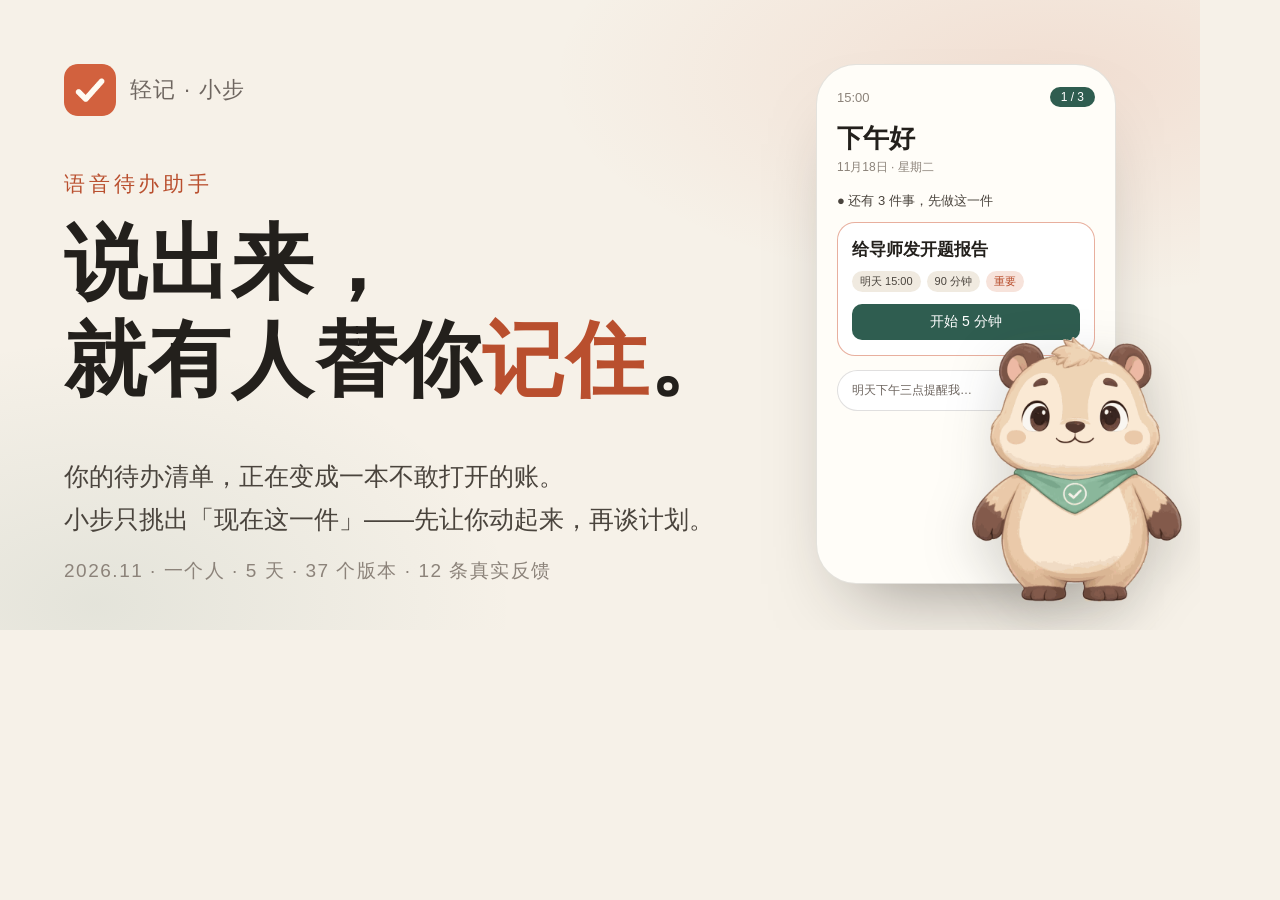
<file: og.html>
<!DOCTYPE html>
<html lang="zh-CN">
<head>
<meta charset="utf-8">
<style>
  @font-face { font-family: 'Noto Serif SC'; src: local('Noto Serif SC'), local('Source Han Serif SC'), local('Songti SC'), local('SimSun'); }
  * { margin: 0; box-sizing: border-box; }
  html, body { width: 1200px; height: 630px; overflow: hidden; }
  body {
    background: #F6F1E8;
    font-family: 'Noto Sans SC', 'Microsoft YaHei', sans-serif;
    color: #23201C;
    display: grid;
    grid-template-columns: 1fr 340px;
    padding: 64px 64px 56px;
    gap: 24px;
    position: relative;
  }
  body::before {
    content: ''; position: absolute; inset: 0;
    background:
      radial-gradient(60% 50% at 88% 12%, rgba(210,97,62,.13), transparent 70%),
      radial-gradient(50% 60% at 8% 96%, rgba(47,93,80,.09), transparent 70%);
  }
  .left { position: relative; display: flex; flex-direction: column; }
  .brand { display: flex; align-items: center; gap: 14px; font-size: 22px; letter-spacing: .06em; color: #6E6660; }
  .brand img { width: 52px; height: 52px; border-radius: 14px; }
  .kicker { margin-top: 54px; font-size: 21px; letter-spacing: .18em; color: #B94F2E; }
  h1 {
    font-family: 'Noto Serif SC', 'Songti SC', serif;
    font-weight: 800; font-size: 82px; line-height: 1.18; margin-top: 18px; letter-spacing: .02em;
  }
  h1 em { font-style: normal; color: #B94F2E; }
  .sub { margin-top: auto; font-size: 25px; line-height: 1.7; color: #4A443D; }
  .meta { margin-top: 18px; font-size: 19px; letter-spacing: .08em; color: #8C837A; }
  .right { position: relative; display: flex; align-items: center; justify-content: center; }
  .phone {
    width: 300px; height: 520px; border-radius: 40px; background: #FFFDF8;
    border: 1px solid rgba(35,32,28,.12);
    box-shadow: 0 40px 80px -40px rgba(35,32,28,.5);
    padding: 22px 20px; overflow: hidden; position: relative;
  }
  .ptop { display: flex; justify-content: space-between; align-items: center; font-size: 13px; color: #8C837A; }
  .pill { background: #2F5D50; color: #fff; border-radius: 999px; padding: 3px 11px; font-size: 12px; }
  .phead { font-size: 26px; font-weight: 700; margin-top: 14px; }
  .pdate { font-size: 12px; color: #8C837A; margin-top: 3px; }
  .pline { margin-top: 16px; font-size: 13px; color: #4A443D; }
  .card {
    margin-top: 12px; background: #fff; border: 1.5px solid rgba(210,97,62,.5);
    border-radius: 18px; padding: 15px 14px;
  }
  .card b { font-size: 17px; }
  .chips { display: flex; gap: 6px; margin-top: 10px; flex-wrap: wrap; }
  .chips span { font-size: 11px; padding: 3px 8px; border-radius: 999px; background: #F0EAE0; color: #4A443D; }
  .chips .imp { background: #F7E3DB; color: #B94F2E; }
  .start { margin-top: 12px; background: #2F5D50; color: #fff; border-radius: 10px; text-align: center; padding: 9px; font-size: 14px; }
  .inp {
    margin-top: 14px; border: 1px solid rgba(35,32,28,.14); background: #fff; border-radius: 999px;
    padding: 11px 14px; font-size: 12px; color: #6E6660;
  }
  .mascot { position: absolute; right: -46px; bottom: -18px; width: 210px; filter: drop-shadow(0 18px 26px rgba(35,32,28,.18)); }
</style>
</head>
<body>
  <div class="left">
    <div class="brand"><img src="assets/icon-180.png" alt=""> 轻记 · 小步</div>
    <div class="kicker">语音待办助手</div>
    <h1>说出来，<br>就有人替你<em>记住</em>。</h1>
    <div class="sub">你的待办清单，正在变成一本不敢打开的账。<br>小步只挑出「现在这一件」——先让你动起来，再谈计划。</div>
    <div class="meta">2026.11 · 一个人 · 5 天 · 37 个版本 · 12 条真实反馈</div>
  </div>
  <div class="right">
    <div class="phone">
      <div class="ptop"><span>15:00</span><span class="pill">1 / 3</span></div>
      <div class="phead">下午好</div>
      <div class="pdate">11月18日 · 星期二</div>
      <div class="pline">● 还有 3 件事，先做这一件</div>
      <div class="card">
        <b>给导师发开题报告</b>
        <div class="chips"><span>明天 15:00</span><span>90 分钟</span><span class="imp">重要</span></div>
        <div class="start">开始 5 分钟</div>
      </div>
      <div class="inp">明天下午三点提醒我…</div>
    </div>
    <img class="mascot" src="assets/mascot-front.png" alt="">
  </div>
</body>
</html>
</file>
<file: styles.css>
/* ════════════════════════════════════════════
   小步 · 演讲站
   纸底 / 陶土橙 / 松绿，一页一屏，点一下翻一页
   ════════════════════════════════════════════ */

:root{
  --paper:#F6F1E8;
  --paper-2:#EFE8DC;
  --ink:#23201C;
  --ink-2:#4A443C;
  --ink-3:#8A8075;
  --clay:#D2613E;
  --clay-soft:#E08D72;
  --pine:#2F5D50;
  --pine-soft:#6E9086;
  --line:rgba(35,32,28,.13);
  --f-display:"Noto Serif SC","Songti SC",serif;
  --f-body:"Noto Sans SC","PingFang SC","Microsoft YaHei",sans-serif;
  --shadow:0 26px 60px -40px rgba(35,32,28,.55);
}

*{box-sizing:border-box}
html,body{margin:0;padding:0}
body{
  background:var(--paper);
  color:var(--ink);
  font-family:var(--f-body);
  font-size:17px;
  line-height:1.7;
  -webkit-font-smoothing:antialiased;
  overflow:hidden; /* 由 .slides 自己滚 */
}
img{max-width:100%;display:block}
a{color:inherit}

/* 纸纹 */
.grain{
  position:fixed;inset:0;pointer-events:none;z-index:60;opacity:.5;mix-blend-mode:multiply;
  background-image:url("data:image/svg+xml;utf8,<svg xmlns='http://www.w3.org/2000/svg' width='180' height='180'><filter id='n'><feTurbulence type='fractalNoise' baseFrequency='.9' numOctaves='3'/><feColorMatrix type='saturate' values='0'/></filter><rect width='180' height='180' filter='url(%23n)' opacity='.34'/></svg>");
}

/* 顶部进度 */
.progress{position:fixed;top:0;left:0;right:0;height:2px;background:rgba(35,32,28,.07);z-index:70}
.progress span{display:block;height:100%;width:0;background:var(--clay);transition:width .25s ease}

/* 顶栏 */
.topbar{
  position:fixed;top:0;left:0;right:0;height:64px;z-index:65;
  display:flex;align-items:center;justify-content:space-between;
  padding:0 26px;
  background:linear-gradient(to bottom, rgba(246,241,232,.96), rgba(246,241,232,0));
}
.brand{display:flex;align-items:center;gap:9px;text-decoration:none;font-size:14px;letter-spacing:.04em;color:var(--ink-2)}
.brand img{border-radius:7px}
.brand span{font-weight:500}
.topbar-actions{display:flex;gap:10px}
.btn{
  font-family:inherit;font-size:13.5px;line-height:1;padding:11px 20px;border-radius:999px;
  border:1px solid var(--line);background:transparent;color:var(--ink);cursor:pointer;
  text-decoration:none;display:inline-flex;align-items:center;gap:8px;transition:.18s;
}
.btn:hover{border-color:var(--ink);transform:translateY(-1px)}
.btn.solid{background:var(--ink);color:var(--paper);border-color:var(--ink)}
.btn.solid:hover{background:var(--clay);border-color:var(--clay)}

/* 右侧章节点 */
.rail{
  position:fixed;right:26px;top:50%;transform:translateY(-50%);z-index:64;
  display:flex;flex-direction:column;gap:13px;align-items:flex-end;
}
.rail a{display:flex;align-items:center;gap:8px;text-decoration:none;color:var(--ink-3);font-size:10.5px;letter-spacing:.1em}
.rail a i{width:6px;height:6px;border-radius:50%;background:rgba(35,32,28,.22);transition:.2s}
.rail a span{opacity:0;transform:translateX(4px);transition:.2s}
.rail a:hover span{opacity:1;transform:none}
.rail a.on{color:var(--clay)}
.rail a.on i{background:var(--clay);transform:scale(1.35)}

/* 页码 */
.pager{
  position:fixed;right:26px;bottom:22px;z-index:64;
  font-family:var(--f-display);font-size:13px;color:var(--ink-3);letter-spacing:.06em;
}
.pager i{opacity:.45;margin:0 4px}

/* 幻灯片容器 */
.slides{
  height:100vh;overflow-y:auto;overflow-x:hidden;
  scroll-snap-type:y mandatory;scroll-behavior:smooth;
  scrollbar-width:none;
}
.slides::-webkit-scrollbar{display:none}
.slide{
  position:relative;
  min-height:100vh;
  scroll-snap-align:start;scroll-snap-stop:always;
  display:flex;align-items:center;justify-content:center;
  padding:clamp(52px,7vh,86px) 5vw clamp(44px,6vh,72px);
}
.wrap{width:min(1640px,100%);margin:0 auto}

/* ══ 文字系统 ══ */
.kicker{font-size:11.5px;letter-spacing:.24em;color:var(--clay);margin:0 0 20px;font-weight:500}
.eyebrow{font-size:11.5px;letter-spacing:.2em;color:var(--ink-3);margin:0 0 26px}
h1{
  font-family:var(--f-display);font-weight:900;
  font-size:clamp(40px,5.2vw,84px);line-height:1.14;letter-spacing:-.02em;
  margin:0 0 30px;
}
h2{
  font-family:var(--f-display);font-weight:900;
  font-size:clamp(30px,3.5vw,60px);line-height:1.24;letter-spacing:-.015em;
  margin:0 0 26px;
}
h2 em,h1 em{font-style:normal;color:var(--clay);background:linear-gradient(transparent 64%, rgba(210,97,62,.15) 64%)}
h3{font-size:15px;font-weight:700;margin:0 0 14px;letter-spacing:.01em}
.lead{font-size:clamp(15px,1.12vw,19px);line-height:1.95;color:var(--ink-2);margin:0 0 22px;max-width:46em}
.lead.tight{margin-top:26px}
.lead b{color:var(--ink);font-weight:700}
.meta{font-size:12.5px;color:var(--ink-3);letter-spacing:.06em;line-height:2;margin:34px 0 0}
small{font-size:13.5px;line-height:1.85;color:var(--ink-3)}

/* ══ 封面 ══ */
.hero-wrap{display:grid;grid-template-columns:1.1fr .9fr;gap:60px;align-items:center}
.hero-actions{display:flex;gap:14px;margin:34px 0 0}
.scroll-hint{
  position:absolute;left:50%;bottom:22px;transform:translateX(-50%);
  font-size:11px;letter-spacing:.22em;color:var(--ink-3)
}

/* 手机模型（封面） */
.hero-visual{position:relative;display:flex;justify-content:center}
.mock{
  width:min(340px,100%);background:#FBF7EE;border-radius:24px;padding:22px 20px 16px;
  box-shadow:var(--shadow);border:1px solid rgba(35,32,28,.07);position:relative;z-index:2;
}
.mock-top{display:flex;align-items:center;justify-content:space-between;font-size:11px;color:var(--ink-3)}
.ring{position:relative;width:44px;height:44px;display:grid;place-items:center}
.ring svg{position:absolute;inset:0;width:44px;height:44px;transform:rotate(-90deg)}
.ring-bg{fill:none;stroke:rgba(35,32,28,.1);stroke-width:3}
.ring-fg{fill:none;stroke:var(--pine);stroke-width:3;stroke-linecap:round;stroke-dasharray:113;stroke-dashoffset:113;transition:stroke-dashoffset .5s ease}
.ring b{font-size:12px;color:var(--ink-2);font-weight:600}
.mock-hi{font-family:var(--f-display);font-size:26px;font-weight:700;margin:6px 0 2px}
.mock-date{font-size:11px;color:var(--ink-3)}
.mock-line{display:flex;align-items:center;gap:7px;font-size:11.5px;color:var(--ink-2);margin:14px 0 12px}
.mock-line i{width:6px;height:6px;border-radius:50%;background:var(--pine);flex:none}
.mock-card{border:1px solid rgba(210,97,62,.55);border-radius:14px;padding:13px 13px 12px;background:#FFFDF8;opacity:0;transform:translateY(6px);transition:.4s}
.mock-card.show{opacity:1;transform:none}
.mock-task{font-size:14.5px;font-weight:700;display:flex;align-items:center;gap:9px}
.mock-check{width:15px;height:15px;border-radius:50%;border:1.5px solid rgba(35,32,28,.28);flex:none}
.mock-chips{display:flex;gap:6px;margin:10px 0 11px;flex-wrap:wrap}
.chip{font-size:10.5px;padding:4px 9px;border-radius:999px;background:rgba(35,32,28,.055);color:var(--ink-2);opacity:0;transform:scale(.9);transition:.22s}
.chip.on{opacity:1;transform:none}
.chip.hot{background:rgba(210,97,62,.13);color:var(--clay)}
.mock-start{width:100%;border:0;border-radius:9px;background:var(--pine);color:#fff;font-family:inherit;font-size:12.5px;padding:10px;cursor:default;opacity:0;transition:.3s}
.mock-start.on{opacity:1}
.mock-input{
  margin-top:12px;border:1px solid var(--line);border-radius:12px;background:#fff;
  padding:10px 12px;font-size:11.5px;color:var(--ink-2);min-height:42px;
  display:flex;align-items:center;gap:8px;position:relative;
}
#typed{flex:1;white-space:nowrap;overflow:hidden;-webkit-mask-image:linear-gradient(90deg,#000 84%,transparent);mask-image:linear-gradient(90deg,#000 84%,transparent)}
.caret{width:1px;height:14px;background:var(--clay);animation:blink 1s steps(1) infinite}
@keyframes blink{50%{opacity:0}}
.mock-mic{width:24px;height:24px;border-radius:50%;background:var(--pine);display:grid;place-items:center;flex:none}
.mock-mic svg{width:13px;height:13px;fill:none;stroke:#fff;stroke-width:1.7;stroke-linecap:round}
.peek{position:absolute;right:-46px;bottom:-58px;width:150px;z-index:1;animation:float 7s ease-in-out infinite}
@keyframes float{0%,100%{transform:translateY(0)}50%{transform:translateY(-9px)}}

/* ══ 三栏/两栏 ══ */
.notes3{display:grid;grid-template-columns:repeat(3,1fr);gap:20px;margin:34px 0 0}
.notes3.tight{margin-top:26px}
.two{display:grid;grid-template-columns:1.02fr .98fr;gap:72px;align-items:start}
.two-wide{display:grid;grid-template-columns:1fr .74fr;gap:72px;align-items:center}
.col{min-width:0}

.slip{background:#fff;border:1px solid rgba(35,32,28,.08);border-radius:14px;padding:22px 22px 20px;box-shadow:0 16px 34px -30px rgba(35,32,28,.6)}
.slip b{display:block;font-family:var(--f-display);font-size:16.5px;margin-bottom:8px}
.slip span{font-size:13px;line-height:1.85;color:var(--ink-3)}

.mini{font-size:13.5px;line-height:1.9;color:var(--ink-2);border-top:1px solid var(--line);padding-top:14px}
.mini b{display:block;font-size:12px;letter-spacing:.14em;color:var(--clay);margin-bottom:6px;font-weight:600}

.pull{margin:38px 0 0;padding:24px 0 0 22px;border-left:3px solid var(--clay)}
.pull p{font-family:var(--f-display);font-size:clamp(17px,1.5vw,24px);line-height:1.7;margin:0 0 8px;font-weight:700}
.pull small{display:block;color:var(--ink-3)}

/* ══ 数据 ══ */
.stats{display:grid;grid-template-columns:repeat(4,1fr);gap:22px;margin:38px 0 0}
.stats-sm{margin-top:26px}
.stat{border-top:2px solid var(--ink);padding-top:14px}
.stat b{display:block;font-family:var(--f-display);font-size:clamp(30px,3.1vw,48px);line-height:1.1;letter-spacing:-.02em}
.stat span{display:block;font-size:13.5px;font-weight:600;margin:6px 0 6px;color:var(--ink-2)}
.stat i{display:block;font-size:11.5px;line-height:1.7;color:var(--ink-3);font-style:normal}

.bigrow{display:grid;grid-template-columns:repeat(3,1fr);gap:26px;margin:34px 0 6px}
.big{border-top:2px solid var(--ink);padding-top:16px}
.big b{font-family:var(--f-display);font-size:clamp(40px,4.6vw,70px);line-height:1;letter-spacing:-.03em}
.big b span{font-size:.42em;color:var(--ink-3);margin-left:2px}
.big p{font-size:13px;color:var(--ink-2);line-height:1.8;margin:10px 0 0}

.hypo{margin:34px 0 0;border-top:1px solid var(--line);padding-top:20px}
.hypo-label{font-size:12px;letter-spacing:.16em;color:var(--ink-3)}
.hypo-row{display:grid;grid-template-columns:26px 1.05fr 96px 1.5fr;gap:14px;align-items:baseline;padding:12px 0;border-bottom:1px solid var(--line);font-size:13.5px;line-height:1.7}
.hypo-row b{font-family:var(--f-display);color:var(--ink-3)}
.hypo-row em{font-style:normal;font-size:11.5px;padding:3px 9px;border-radius:999px;text-align:center;justify-self:start;white-space:nowrap}
.hypo-row em.half{background:rgba(210,97,62,.12);color:var(--clay)}
.hypo-row em.no{background:rgba(35,32,28,.08);color:var(--ink-2)}
.hypo-row em.maybe{background:rgba(47,93,80,.12);color:var(--pine)}
.hypo-row span{color:var(--ink-3)}

/* ══ 引语 ══ */
.quote{margin:34px 0 0;padding:0 0 0 26px;border-left:3px solid var(--clay)}
.quote p{font-family:var(--f-display);font-size:clamp(17px,1.55vw,25px);line-height:1.75;margin:0 0 10px;font-weight:500}
.quote cite{font-style:normal;font-size:12.5px;letter-spacing:.06em;color:var(--ink-3)}

.quotes{display:grid;grid-template-columns:repeat(3,1fr);gap:28px;margin:40px 0 0}
.q{margin:0;border-top:1px solid rgba(246,241,232,.22);padding-top:20px}
.q p{font-family:var(--f-display);font-size:clamp(15px,1.32vw,21px);line-height:1.75;margin:0 0 16px}
.q figcaption{font-size:11.5px;letter-spacing:.05em;color:rgba(246,241,232,.5)}
.q figcaption span{display:block;margin-top:6px;color:var(--clay-soft);letter-spacing:.16em}

/* ══ 案例 ══ */
.case{background:rgba(255,255,255,.6);border:1px solid rgba(35,32,28,.08);border-radius:14px;padding:22px}
.case-tag{display:inline-block;font-size:11px;letter-spacing:.14em;color:var(--clay);margin-bottom:10px}
.case p{font-size:13.5px;line-height:1.9;color:var(--ink-2);margin:0 0 10px}
.case cite{font-style:normal;font-size:11.5px;color:var(--ink-3)}

/* ══ 场景气泡 ══ */
.scene{margin:26px 0 24px;display:flex;flex-direction:column;align-items:flex-start;gap:9px}
.scene-tag{font-size:11px;letter-spacing:.14em;color:var(--ink-3);margin-bottom:2px}
.scene-msg{margin:0;padding:10px 16px;background:#fff;border-radius:15px 15px 15px 5px;font-size:14px;box-shadow:0 10px 24px -20px rgba(35,32,28,.7);border:1px solid rgba(35,32,28,.06)}
.scene-note{margin:8px 0 0;font-size:13px;line-height:1.85;color:var(--ink-3);max-width:34em}

/* ══ 线框图 ══ */
.wire-col{display:flex;align-items:center;justify-content:center;gap:16px}
.wire{position:relative;text-align:center}
.wire-tag{display:block;font-size:10.5px;letter-spacing:.14em;color:var(--ink-3);margin-bottom:10px}
.wire img{width:min(200px,22vw);height:auto;margin:0 auto}
.wire-note{display:block;font-size:11px;line-height:1.7;margin-top:10px;max-width:190px;margin-left:auto;margin-right:auto}
.wire.dead .wire-note{color:var(--clay)}
.wire.dead img{opacity:.9}
.wire.live .wire-note{color:var(--pine)}
.wire-arrow{font-size:20px;color:var(--ink-3);opacity:.5;align-self:center;margin-top:24px}

/* ══ 手机 + 影片 ══ */
.demo{display:flex;flex-direction:column;align-items:center;gap:16px}
.phone{position:relative;background:#1C1A17;border-radius:34px;padding:9px 9px 12px;box-shadow:0 40px 80px -50px rgba(35,32,28,.9)}
.phone-notch{position:absolute;top:8px;left:50%;transform:translateX(-50%);display:flex;gap:5px;opacity:.25}
.phone-notch i{width:4px;height:4px;border-radius:50%;background:#fff}
.phone-screen{height:min(70vh,720px);aspect-ratio:390/844;border-radius:26px;overflow:hidden;position:relative;background:var(--paper)}
.film{position:absolute;inset:0}
.film-track{position:absolute;inset:0}
.film-track img{position:absolute;inset:0;width:100%;height:100%;object-fit:cover;object-position:top center;opacity:0;will-change:opacity}
.film-track img.on{opacity:1}
.film-bar{position:absolute;left:0;right:0;bottom:0;height:2px;background:rgba(35,32,28,.1)}
.film-bar span{display:block;height:100%;width:0;background:var(--pine)}
.film-toggle{position:absolute;right:8px;bottom:10px;border:0;border-radius:999px;background:rgba(35,32,28,.55);color:#fff;font-family:inherit;font-size:10px;padding:4px 10px;cursor:pointer;opacity:0;transition:opacity .2s;pointer-events:auto}
.demo-right:hover .film-toggle,.film-toggle:focus-visible{opacity:.85}
.demo-cap{font-size:11.5px;line-height:1.8;color:var(--ink-3);text-align:center;max-width:31em;margin:0}

/* 截图叠放 */
.shot-stack{position:relative;width:min(298px,100%)}
.shot-stack img{width:100%;border-radius:18px;box-shadow:var(--shadow)}
.shot-stack img:last-child{position:absolute;right:-15%;bottom:3%;width:47%;border:3px solid rgba(246,241,232,.85);border-radius:14px;box-shadow:0 18px 40px -18px rgba(0,0,0,.8)}

/* ══ 测试 ══ */
.profiles{display:flex;flex-wrap:wrap;gap:9px;margin:26px 0 0}
.profiles span{font-size:12px;padding:6px 13px;border-radius:999px;border:1px solid var(--line);color:var(--ink-2)}
.finds{list-style:none;margin:26px 0 0;padding:0;display:grid;grid-template-columns:1fr 1fr;gap:10px 34px}
.finds li{position:relative;padding-left:20px;font-size:14px;line-height:1.8;color:var(--ink-2)}
.finds li::before{content:"";position:absolute;left:0;top:.62em;width:7px;height:7px;border-radius:50%;background:var(--clay);opacity:.55}

/* ══ 表格 ══ */
.tbl{width:100%;border-collapse:collapse;margin:28px 0 0;font-size:13px}
.tbl th{text-align:left;font-size:11px;letter-spacing:.16em;color:var(--ink-3);font-weight:500;padding:0 14px 10px 0;border-bottom:1px solid var(--line)}
.tbl td{padding:12px 14px 12px 0;border-bottom:1px solid var(--line);color:var(--ink-2);line-height:1.7;vertical-align:top}
.tbl td:first-child{color:var(--ink);font-weight:500;width:24%}
.tbl td:last-child{color:var(--pine);width:34%}

/* ══ 对比图 ══ */
.ba-pair{display:grid;grid-template-columns:1fr 1fr;gap:34px;margin:30px 0 0}
.ba h3{font-family:var(--f-display);font-size:16px;font-weight:700}
.ba-imgs{display:flex;align-items:center;gap:10px}
.ba-imgs figure{margin:0;flex:1;min-width:0}
.ba-imgs img{width:100%;border-radius:10px;border:1px solid var(--line);background:#fff}
.ba-imgs figcaption{font-size:10.5px;letter-spacing:.12em;color:var(--ink-3);margin-top:7px;text-align:center}
.ba-arrow{color:var(--clay);font-size:15px;flex:none}
.ba-note{font-size:12px;line-height:1.85;color:var(--ink-3);margin:12px 0 0}

/* ══ 三层 ══ */
.layers{list-style:none;margin:30px 0 0;padding:0;counter-reset:l}
.layers li{position:relative;padding:0 0 18px 40px;counter-increment:l}
.layers li::before{content:counter(l,cjk-ideographic);position:absolute;left:0;top:2px;width:24px;height:24px;border-radius:50%;border:1px solid rgba(246,241,232,.3);color:rgba(246,241,232,.7);font-size:11px;display:grid;place-items:center}
.layers b{display:block;font-size:14.5px;margin-bottom:4px}
.layers span{font-size:13px;line-height:1.85;color:rgba(246,241,232,.62)}

/* ══ 商业 ══ */
.paths{display:flex;flex-direction:column;gap:14px}
.path{background:rgba(255,255,255,.62);border:1px solid rgba(35,32,28,.08);border-radius:13px;padding:16px 18px}
.path span{font-size:10.5px;letter-spacing:.16em;color:var(--clay);display:block;margin-bottom:6px}
.path b{font-size:14.5px;display:block;margin-bottom:5px}
.path p{font-size:12.5px;line-height:1.8;color:var(--ink-3);margin:0}
.moat{display:flex;flex-wrap:wrap;gap:10px;align-items:center;margin:34px 0 0;padding-top:18px;border-top:1px solid var(--line)}
.moat b{font-size:12px;letter-spacing:.14em;color:var(--ink-3);margin-right:6px}
.moat span{font-size:12.5px;padding:6px 13px;border-radius:999px;background:rgba(47,93,80,.08);color:var(--pine)}

/* ══ 接下来 ══ */
.next{border-top:2px solid var(--ink);padding-top:16px}
.next b{display:block;font-family:var(--f-display);font-size:clamp(15px,1.3vw,20px);margin-bottom:10px;line-height:1.5}
.next p{font-size:13px;line-height:1.9;color:var(--ink-2);margin:0}

/* ══ 结尾 ══ */
.end-wrap{text-align:center;display:flex;flex-direction:column;align-items:center}
.end-mascot{width:132px;margin-bottom:26px}
.end-text{font-family:var(--f-display);font-size:clamp(22px,2.6vw,40px);line-height:1.7;font-weight:700;margin:0}
.end-text em{font-style:normal;color:var(--clay-soft)}
.end-actions{display:flex;gap:12px;margin:34px 0 0}
.end-actions .btn{border-color:rgba(246,241,232,.28);color:rgba(246,241,232,.9)}
.end-actions .btn.solid{background:var(--paper);color:var(--ink);border-color:var(--paper)}
.end-meta{font-size:11.5px;letter-spacing:.08em;color:rgba(246,241,232,.45);margin:32px 0 0}

/* ══ 深色章节 ══ */
.dark{background:var(--ink);color:var(--paper)}
.dark .kicker{color:var(--clay-soft)}
.dark h2 em{color:var(--clay-soft);background:linear-gradient(transparent 64%, rgba(224,141,114,.18) 64%)}
.dark .lead{color:rgba(246,241,232,.66)}
.dark .lead b{color:var(--paper)}
.dark .pull{border-color:var(--clay-soft)}
.dark .pull small{color:rgba(246,241,232,.5)}
.dark .layers b{color:var(--paper)}

/* ══ 入场动画 ══ */
.reveal{opacity:0;transform:translateY(9px);transition:opacity .38s cubic-bezier(.22,.61,.36,1),transform .38s cubic-bezier(.22,.61,.36,1)}
.reveal.in{opacity:1;transform:none}

/* ══ 讲稿抽屉 ══ */
.notes{
  position:fixed;top:0;right:0;bottom:0;width:min(420px,92vw);z-index:80;
  background:#1F1C18;color:var(--paper);transform:translateX(102%);transition:transform .32s ease;
  display:flex;flex-direction:column;box-shadow:-30px 0 60px -40px #000;
}
.notes.open{transform:none}
.notes header{display:flex;align-items:center;gap:12px;padding:20px 22px;border-bottom:1px solid rgba(246,241,232,.12);font-size:13px}
.notes header b{font-size:14px;letter-spacing:.06em}
.notes header span{font-size:11px;color:rgba(246,241,232,.45)}
.notes header button{margin-left:auto;background:transparent;border:1px solid rgba(246,241,232,.22);color:var(--paper);border-radius:999px;font-family:inherit;font-size:11.5px;padding:6px 13px;cursor:pointer}
.notes-body{overflow-y:auto;padding:18px 22px 40px}
.note-item{padding:14px 0;border-bottom:1px solid rgba(246,241,232,.09)}
.note-item h4{margin:0 0 6px;font-size:12px;letter-spacing:.1em;color:var(--clay-soft);font-weight:500}
.note-item p{margin:0;font-size:13px;line-height:1.9;color:rgba(246,241,232,.78)}
.note-item.active h4{color:#fff}
.note-item.active p{color:#fff}
.notes-foot{font-size:11px;color:rgba(246,241,232,.35);padding-top:18px;line-height:1.9}

/* ══ 演示模式 ══ */
.present-bar{
  position:fixed;left:50%;bottom:20px;transform:translateX(-50%) translateY(140%);
  display:flex;align-items:center;gap:6px;z-index:75;
  background:rgba(31,28,24,.92);color:var(--paper);border-radius:999px;padding:7px 10px 7px 6px;
  box-shadow:0 20px 40px -24px #000;transition:transform .3s ease;backdrop-filter:blur(6px)
}
body.present .present-bar{transform:translateX(-50%)}
body:not(.present) .present-bar{display:none}
.present-bar button{
  background:transparent;border:0;color:rgba(246,241,232,.85);font-family:inherit;font-size:12px;
  padding:7px 12px;border-radius:999px;cursor:pointer;transition:.15s
}
.present-bar button:hover{background:rgba(246,241,232,.12);color:#fff}
.pb-count{font-size:11.5px;color:rgba(246,241,232,.55);padding:0 6px;letter-spacing:.08em}
.pb-count b{color:var(--paper);font-weight:600}
.pb-count i{opacity:.4;margin:0 3px;font-style:normal}
.pb-sep{width:1px;height:16px;background:rgba(246,241,232,.18);margin:0 4px}

body.present .topbar,body.present .rail,body.present .pager,body.present .scroll-hint{opacity:0;pointer-events:none;transition:opacity .3s}
body.present .slide{padding-top:64px;padding-bottom:84px}

/* ══ 响应式 ══ */
@media (max-width:1180px){
  .slide{padding:84px 40px 70px}
  .two,.two-wide{gap:36px}
  .hero-wrap{gap:36px}
  .peek{display:none}
}
@media (max-width:980px){
  body{overflow:auto}
  .slides{height:auto;overflow:visible;scroll-snap-type:none}
  .slide{min-height:0;padding:76px 22px 60px;display:block}
  .slide.hero,.slide.end{min-height:100vh;display:flex}
  .hero-wrap,.two,.two-wide{grid-template-columns:1fr}
  .notes3,.stats,.bigrow,.quotes,.ba-pair,.finds{grid-template-columns:1fr}
  .stats,.bigrow{gap:16px}
  .rail,.pager,.scroll-hint{display:none}
  h1{font-size:38px}
  h2{font-size:29px}
  .hypo-row{grid-template-columns:22px 1fr;gap:6px}
  .hypo-row em{grid-column:2}
  .hypo-row span{grid-column:2}
  .wire-col{margin-top:26px}
  .wire img{width:min(150px,38vw)}
  .phone-screen{height:min(60vh,520px)}
  .end-mascot{width:104px}
  .shot-stack img:last-child{position:static;width:100%;margin-top:12px;border:0}
}

@media (prefers-reduced-motion:reduce){
  *{animation:none!important;transition:none!important;scroll-behavior:auto!important}
  .reveal{opacity:1;transform:none}
}

/* ══════════ 字号整体上调（提升投影可读性） ══════════ */
body{font-size:18px}
.lead{font-size:clamp(16px,1.26vw,21px);line-height:1.92}
small{font-size:14.5px;line-height:1.8}
.meta{font-size:13px}
.kicker,.eyebrow{font-size:12px}
.stat short,.stat span{font-size:15px}
.stat span{font-size:15px}
.stat i{font-size:12.5px}
.stat b{font-size:clamp(34px,3.5vw,56px)}
.big p{font-size:14.5px}
.big b{font-size:clamp(46px,5.2vw,80px)}
.case p{font-size:15px}
.case-tag{font-size:12px}
.case cite{font-size:12px}
.finds li{font-size:15.5px}
.tbl{font-size:14.5px}
.tbl th{font-size:12px}
.tbl td{padding:14px 14px 14px 0}
.layers b{font-size:16px}
.layers span{font-size:14.5px}
.path p{font-size:14px}
.path b{font-size:15.5px}
.path span{font-size:11.5px}
.slip span{font-size:14px}
.mini{font-size:14.5px}
.profiles span{font-size:13px}
.demo-cap{font-size:12.5px}
.rail a{font-size:11px}

/* ══════════ 用户旅程（三页） ══════════ */
.jm{display:grid;grid-template-columns:1fr 1fr;gap:26px;margin:26px 0 0}
.jm article{background:rgba(255,255,255,.55);border:1px solid rgba(35,32,28,.09);border-radius:18px;padding:20px 22px 16px;display:flex;flex-direction:column}
.jm header{display:flex;align-items:baseline;gap:11px;padding-bottom:13px;border-bottom:1px solid var(--line);margin-bottom:13px}
.jm header span{font-size:11.5px;letter-spacing:.16em;color:var(--clay);font-weight:600;white-space:nowrap}
.jm header p{margin:0;font-family:var(--f-display);font-size:18px;font-weight:700;line-height:1.35}
.jm dl{margin:0;display:grid;grid-template-columns:auto 1fr;gap:8px 14px;align-content:start}
.jm dt{font-size:12px;letter-spacing:.08em;color:var(--ink-3);padding-top:4px;white-space:nowrap}
.jm dt.bad{color:var(--clay)}
.jm dt.good{color:var(--pine)}
.jm dd{margin:0;font-size:14.5px;line-height:1.72;color:var(--ink-2)}
.jm dd b{color:var(--ink)}
.jm footer{margin-top:auto;padding-top:12px;font-size:13px;color:var(--ink-3);display:flex;gap:8px;align-items:center;border-top:1px dashed var(--line)}
.jm footer i{font-style:normal;font-size:17px;line-height:1}

@media (max-width:980px){
  .jm{grid-template-columns:1fr;gap:16px;margin-top:18px}
  .jm article{padding:16px 16px 12px}
  .jm header p{font-size:16px}
  .jm dd{font-size:13.5px}
}

/* 原话页放大（投影可读性） */
.q p{font-family:var(--f-display);font-size:clamp(19px,1.9vw,30px);line-height:1.7;margin:0 0 12px;font-weight:500}
.q figcaption{font-style:normal;font-size:13px;letter-spacing:.04em;color:rgba(246,241,232,.55)}
.q figcaption span{color:var(--clay-soft)}

/* ══════════ 第一版线框图（03b） ══════════ */
.wire-row{display:grid;grid-template-columns:1fr 68px 1fr;align-items:start;margin:26px 0 0}
.wire{margin:0;text-align:center;display:flex;flex-direction:column;align-items:center}
.wire figcaption{font-size:clamp(15px,.9vw,20px);letter-spacing:.1em;color:var(--ink-3);margin:0 0 12px}
.wire img{display:block;height:min(52vh,560px);width:auto;max-width:100%}
.wire .wn{font-size:clamp(17px,1vw,23px);line-height:1.55;margin:14px 0 0;max-width:16em;min-height:0;color:var(--ink-2)}
.wire.dead img{opacity:.66;filter:grayscale(.5)}
.wire.dead .wn{color:var(--clay)}
.wire.live .wn{color:var(--pine)}
.wire-arrow{align-self:center;text-align:center;font-size:30px;color:var(--clay);opacity:.85;margin-top:calc(min(52vh,560px)/2 - 10px)}
@media (max-width:1080px){
  .wire-row{grid-template-columns:1fr 40px 1fr}
  .wire-arrow{font-size:22px;margin-top:100px}
  .wire .wn{font-size:14px}
}
@media (max-width:640px){
  .wire-row{grid-template-columns:1fr}
  .wire-arrow{margin:6px 0;transform:rotate(90deg)}
  .wire img{max-width:240px}
  .wire .wn{min-height:0}
}

/* ══════════════════════════════════════════════════════════
   排版修订：字号随视口放大（1440 笔记本 → 1920 投影都够大）
   之前是固定 px，投影上相对更小，远看糊。现在基准全部用 vw。
   ══════════════════════════════════════════════════════════ */
html{font-size:clamp(16px,.62vw + 8px,22px)}
body{font-size:clamp(19px,1.05vw,25px);line-height:1.75}

h1{font-size:clamp(46px,4.9vw,104px);line-height:1.1}
h2{font-size:clamp(40px,4.1vw,86px);line-height:1.16}
h3{font-size:clamp(17px,1vw,23px)}

.kicker,.eyebrow{font-size:clamp(13px,.82vw,18px);letter-spacing:.2em}
.lead{font-size:clamp(19px,1.18vw,27px);line-height:1.85;max-width:40em}
.lead.tight{font-size:clamp(18px,1.06vw,24px)}
small{font-size:clamp(15px,.9vw,20px);line-height:1.8}
.meta{font-size:clamp(14px,.85vw,19px)}

/* 数字与图表 */
.stat b{font-size:clamp(38px,3.4vw,72px)}
.stat span{font-size:clamp(17px,1vw,23px)}
.stat i{font-size:clamp(14px,.85vw,19px)}
.big b{font-size:clamp(52px,5vw,104px)}
.big p{font-size:clamp(16px,.95vw,22px)}

/* 卡片与列表 */
.case p{font-size:clamp(17px,1vw,23px)}
.case-tag{font-size:clamp(13px,.8vw,18px)}
.case cite{font-size:clamp(14px,.85vw,19px)}
.finds li{font-size:clamp(17px,1.02vw,23px)}
.profiles span{font-size:clamp(14px,.9vw,20px)}
.slip b{font-size:clamp(18px,1.05vw,24px)}
.slip span{font-size:clamp(16px,.95vw,21px)}
.mini{font-size:clamp(16px,.95vw,21px)}
.mini b{font-size:clamp(13px,.8vw,18px)}
.pull p{font-size:clamp(20px,1.35vw,32px)}
.demo-cap{font-size:clamp(14px,.85vw,19px)}

/* 表格 */
.tbl{font-size:clamp(16px,.98vw,23px)}
.tbl th{font-size:clamp(13px,.8vw,18px);letter-spacing:.14em}
.tbl td{padding:clamp(12px,.9vw,20px) 16px clamp(12px,.9vw,20px) 0}

/* 小布三层 */
.layers b{font-size:clamp(18px,1.05vw,24px)}
.layers span{font-size:clamp(16px,.95vw,22px)}
.layers li{padding-bottom:clamp(14px,1.1vw,24px)}

/* 商业三路径 */
.path b{font-size:clamp(17px,1vw,23px)}
.path p{font-size:clamp(15px,.9vw,20px)}
.path span{font-size:clamp(12px,.72vw,16px)}
.moat span{font-size:clamp(14px,.86vw,19px)}

/* 场景气泡 */
.scene-tag{font-size:clamp(13px,.8vw,18px)}
.scene-msg{font-size:clamp(16px,.95vw,21px);padding:12px 20px}
.scene-note{font-size:clamp(15px,.88vw,20px)}

/* 用户旅程 */
.jm header p{font-size:clamp(19px,1.12vw,26px)}
.jm header span{font-size:clamp(13px,.8vw,18px)}
.jm dt{font-size:clamp(14px,.84vw,19px)}
.jm dd{font-size:clamp(16px,.96vw,22px)}
.jm footer{font-size:clamp(15px,.86vw,20px)}

/* 原话 */
.q p{font-size:clamp(22px,1.6vw,38px)}
.q figcaption{font-size:clamp(14px,.85vw,19px)}

/* 线框图 */
.wire figcaption{font-size:clamp(15px,.9vw,20px)}
.wire .wn{font-size:clamp(17px,1vw,23px)}

/* 导航 */
.rail a{font-size:clamp(11px,.66vw,15px)}
.brand{font-size:clamp(14px,.85vw,19px)}
.btn{font-size:clamp(13px,.8vw,18px)}
.pager{font-size:clamp(13px,.8vw,18px)}

/* 宽屏下更舒展 */
@media (min-width:1500px){
  .slide{padding-left:5vw;padding-right:5vw}
}

/* ══════════ 对比页（矢量重绘，替代低分辨率截图） ══════════ */
.cmp{display:grid;grid-template-columns:1fr 64px 1fr;align-items:start;gap:0;margin:clamp(24px,3vh,44px) 0 0}
.cmp-side{margin:0}
.cmp-side figcaption{font-size:clamp(14px,.82vw,18px);letter-spacing:.16em;color:var(--ink-3);margin:0 0 12px;font-weight:600}
.cmp-side.after figcaption{color:var(--pine)}
.cmp-side.before figcaption{color:var(--clay)}
.spec{background:rgba(255,255,255,.62);border:1px solid rgba(35,32,28,.1);border-radius:18px;padding:clamp(16px,1.6vw,26px)}
.cmp-side.before .spec{background:rgba(35,32,28,.035)}
.spec-label{font-size:clamp(13px,.78vw,17px);letter-spacing:.1em;color:var(--ink-3);margin:0 0 10px}
.spec-label + .row-pills + .spec-label{margin-top:clamp(14px,1.4vw,20px)}
.row-pills{display:flex;flex-wrap:wrap;gap:9px}
.row-pills .pill{font-size:clamp(13px,.8vw,17px);padding:7px 15px;border-radius:999px;border:1px solid rgba(35,32,28,.16);color:var(--ink-2);background:#fff}
.row-pills .pill.on{background:var(--pine);border-color:var(--pine);color:#fff;font-weight:600}
.row-pills .pill.new{border-style:dashed;border-color:var(--clay);color:var(--clay)}
.spec-foot{font-size:clamp(12px,.72vw,16px);color:var(--ink-3);margin:12px 0 0}
.row-cards{display:grid;grid-template-columns:repeat(3,1fr);gap:9px}
.row-cards .lv{border:1px solid rgba(35,32,28,.14);border-radius:12px;padding:11px 12px;background:#fff}
.row-cards .lv b{display:block;font-size:clamp(13px,.82vw,18px);margin-bottom:5px;color:var(--ink)}
.row-cards .lv span{display:block;font-size:clamp(11.5px,.7vw,15px);line-height:1.5;color:var(--ink-3)}
.row-cards .lv.on{border-color:var(--pine);background:rgba(47,93,80,.07)}
.row-cards .lv.on b{color:var(--pine)}
.row-cards .lv.on b::before{content:"○ ";font-size:.9em}
.cmp-arrow{align-self:center;justify-self:center;font-size:clamp(20px,1.6vw,30px);color:rgba(35,32,28,.28);padding-top:40px}
.cmp-why{margin:18px 0 0;font-size:clamp(14px,.85vw,19px);line-height:1.7;color:var(--ink-2)}
.cmp-why.good{color:var(--pine)}
.input-line{display:flex;align-items:center;gap:10px;background:#fff;border:1px solid rgba(35,32,28,.14);border-radius:12px;padding:12px 14px}
.input-line .typed{flex:1;font-size:clamp(14px,.88vw,19px);color:var(--ink)}
.mini-btn{width:clamp(26px,1.7vw,36px);height:clamp(26px,1.7vw,36px);border-radius:50%;display:grid;place-items:center;font-size:clamp(11px,.72vw,15px);background:rgba(35,32,28,.06);color:var(--ink-2)}
.mini-btn.add{background:var(--pine);color:#fff}
.recognized{font-size:clamp(12px,.74vw,16px);color:var(--pine);margin:10px 0 10px;font-weight:600}
.result-card{display:flex;align-items:baseline;justify-content:space-between;gap:12px;background:#fff;border:1px solid rgba(35,32,28,.14);border-radius:12px;padding:13px 15px;margin:14px 0 0}
.result-card b{font-size:clamp(14px,.88vw,19px)}
.result-card span{font-size:clamp(13px,.8vw,17px);color:var(--ink-3)}
.result-card.bad span{color:var(--clay)}
@media (max-width:1080px){
  .cmp{grid-template-columns:1fr;gap:18px}
  .cmp-arrow{display:none}
  .row-cards{grid-template-columns:1fr}
}

.spec-missing{margin:16px 0 0;padding:12px 14px;border:1px dashed rgba(210,97,62,.5);border-radius:10px;color:var(--clay);font-size:clamp(12.5px,.74vw,16px);line-height:1.5;background:rgba(210,97,62,.045)}

/* ══════════ 高度收敛：保证一屏一页不溢出 ══════════ */
#s03b .wire img{height:min(42vh,430px)}
#s03b .wire-row{margin-top:clamp(14px,2vh,26px)}
#s03b .wire .wn{font-size:clamp(13px,.8vw,17px);margin-top:10px}
#s03b .lead.tight{margin-bottom:0}
#s04 .stats{margin-top:clamp(16px,2.2vh,28px)}
#s04 .notes3{margin-top:clamp(14px,2vh,26px)}
#s04 .hypo{margin-top:clamp(14px,2vh,26px)}
#s04 .hypo li{padding-bottom:clamp(8px,1.1vh,14px)}

/* s03b 专用：把空间让给图，收紧页边距与标题 */
#s03b{padding-top:clamp(40px,5vh,68px);padding-bottom:clamp(28px,3.6vh,44px)}
#s03b h2{margin-bottom:clamp(10px,1.6vh,18px)}
#s03b .wire img{height:min(52vh,500px)}
#s03b .wire-arrow{margin-top:calc(min(52vh,500px)/2 + 6px)}
.wn-wide{margin:clamp(10px,1.6vh,18px) 0 0;text-align:center;font-size:clamp(14px,.86vw,19px);line-height:1.7;color:var(--ink-2)}

/* s03b 终版：图更大、标题更紧，两图同高同宽 */
#s03b h2{font-size:clamp(34px,3.3vw,66px)}
#s03b .wire img{height:min(58vh,600px);width:auto}
#s03b .wire-arrow{margin-top:calc(min(58vh,600px)/2 + 6px)}
#s03b .wire figcaption{font-size:clamp(13px,.8vw,17px);margin-bottom:8px}

/* s03b 两栏：左文右图 */
.two-split{display:grid;grid-template-columns:minmax(0,.92fr) minmax(0,1.08fr);gap:clamp(28px,3.4vw,64px);align-items:center}
.two-split .col-text{max-width:34em}
.two-split .col-text .lead:last-child{margin-bottom:0}
#s03b .wire-row{display:flex;align-items:flex-start;justify-content:center;gap:clamp(10px,1.2vw,22px);margin:0}
#s03b .wire{flex:0 0 auto}
#s03b .wire img{height:min(56vh,560px);width:auto}
#s03b .wire-arrow{margin-top:calc(min(56vh,560px)/2);font-size:clamp(16px,1.3vw,24px);color:rgba(35,32,28,.3)}
@media (max-width:1080px){
  .two-split{grid-template-columns:1fr;gap:22px}
  .two-split .col-text{max-width:none}
}

/* 投影可读性再上一档（远距离） */
body{font-size:clamp(20px,1.06vw,27px);line-height:1.78}
.lead{font-size:clamp(21px,1.22vw,29px);line-height:1.72}
.lead.tight{font-size:clamp(19px,1.1vw,26px)}
.slide h2{font-size:clamp(42px,4.15vw,88px);line-height:1.18}
.slide h3{font-size:clamp(18px,1.05vw,24px)}

/* s03b 线框图最终尺寸：手机按 1:1 渲染，图内文字不再被缩小 */
#s03b .wire img{height:min(60vh,600px);width:auto}
#s03b .wire-arrow{margin-top:calc(min(60vh,600px)/2 - 4px)}
#s03b .wire figcaption{font-size:clamp(14px,.86vw,18px);letter-spacing:.02em;margin-bottom:10px}
#s03b .wn{font-size:clamp(14px,.86vw,18px);margin-top:10px}

/* ══════════ 我妈：故事三拍 ══════════ */
.scene-msg .tm{float:right;margin-left:14px;font-size:.78em;color:var(--ink-3);letter-spacing:.02em;padding-top:.15em}
.beats{margin:6px 0 0}
.beat{display:grid;grid-template-columns:auto 1fr;gap:clamp(12px,1.2vw,22px);align-items:baseline;padding:clamp(12px,1.5vh,20px) 0;border-bottom:1px dashed rgba(35,32,28,.14)}
.beat:first-child{border-top:1px dashed rgba(35,32,28,.14)}
.beat-day{font-size:clamp(13px,.8vw,17px);letter-spacing:.14em;color:var(--clay);font-weight:700;white-space:nowrap}
.beat p{margin:0;font-size:clamp(18px,.98vw,24px);line-height:1.72;color:var(--ink-2)}
.beat p b{color:var(--ink);font-weight:700}

/* ══════════ 习惯：一周七格 ══════════ */
.habit-demo{margin:clamp(20px,2.6vh,36px) 0 0;background:linear-gradient(180deg,rgba(46,107,158,.07),rgba(46,107,158,.03));border:1px solid rgba(46,107,158,.22);border-radius:clamp(16px,1.4vw,24px);padding:clamp(18px,2vw,32px) clamp(20px,2.2vw,36px)}
.hd-top{display:flex;align-items:baseline;flex-wrap:wrap;gap:clamp(10px,1.2vw,20px);margin-bottom:clamp(14px,1.6vh,22px)}
.hd-name{font-family:var(--f-display);font-size:clamp(22px,1.5vw,34px);font-weight:700;color:var(--ink)}
.hd-streak{font-size:clamp(13px,.82vw,18px);font-weight:700;color:#2E6B9E;background:rgba(46,107,158,.13);padding:4px 12px;border-radius:999px}
.hd-week{font-size:clamp(13px,.82vw,18px);color:var(--ink-3)}
.hd-best{font-size:clamp(12px,.76vw,16px);color:var(--ink-3);margin-left:auto}
.hd-grid{display:grid;grid-template-columns:repeat(7,1fr);gap:clamp(7px,.8vw,14px)}
.hd-cell{position:relative;aspect-ratio:1;border-radius:clamp(10px,1vw,16px);border:1.5px solid rgba(35,32,28,.14);display:grid;place-items:center;background:#fff;font-size:clamp(14px,.9vw,20px);color:var(--ink-3)}
.hd-cell.on{background:#2E6B9E;border-color:#2E6B9E;color:#FFFBF2}
.hd-cell.on::after{content:"✓";position:absolute;inset:0;display:grid;place-items:center;font-size:clamp(18px,1.3vw,28px);font-weight:700}
.hd-cell.on span{opacity:.45}
.hd-cell.today{box-shadow:0 0 0 3px rgba(210,97,62,.55)}
.hd-cell.future{border-style:dashed;opacity:.5}
.hd-cell em{position:absolute;bottom:-1.55em;left:50%;transform:translateX(-50%);font-style:normal;font-size:clamp(11px,.68vw,15px);color:var(--clay);white-space:nowrap;font-weight:600}
.hd-badges{display:flex;align-items:center;flex-wrap:wrap;gap:clamp(8px,.9vw,14px);margin-top:clamp(26px,3vh,38px)}
.hd-badge{font-size:clamp(12px,.76vw,16px);padding:5px 13px;border-radius:999px;border:1px dashed rgba(35,32,28,.24);color:var(--ink-3)}
.hd-badge.got{border-style:solid;border-color:#2E6B9E;background:rgba(46,107,158,.1);color:#2E6B9E;font-weight:700}
.hd-legend{margin-left:auto;display:inline-flex;align-items:center;gap:8px;font-size:clamp(12px,.76vw,16px);color:var(--ink-3)}
.hd-legend i{width:1.1em;height:1.1em;border-radius:5px;background:rgba(210,97,62,.18);border:1.5px solid rgba(210,97,62,.55);display:inline-block}
.habit-points{list-style:none;counter-reset:hp;margin:clamp(22px,2.8vh,38px) 0 0;padding:0;display:grid;grid-template-columns:repeat(3,1fr);gap:clamp(16px,2vw,34px)}
.habit-points li{counter-increment:hp;font-size:clamp(16px,.92vw,21px);line-height:1.7;color:var(--ink-2);padding-top:clamp(12px,1.4vh,18px);border-top:2px solid var(--clay)}
.habit-points li b{color:var(--ink);display:block;font-size:clamp(17px,1vw,23px);margin-bottom:6px}
@media (max-width:900px){
  .habit-points{grid-template-columns:1fr;gap:14px}
  .hd-best{margin-left:0}
  .hd-legend{margin-left:0;width:100%}
  .beat{grid-template-columns:1fr;gap:6px}
}

/* 习惯卡：左格子 + 右徽章 */
.hd-mid{display:grid;grid-template-columns:minmax(0,min(50vw,600px)) 1fr;gap:clamp(22px,3vw,60px);align-items:center}
.hd-grid{padding-bottom:1.5em}
.hd-side{display:flex;flex-direction:column;gap:clamp(12px,1.5vh,20px);align-items:flex-start}
.hd-badges{display:flex;flex-wrap:wrap;gap:clamp(8px,.9vw,13px);margin:0}
.hd-legend{margin:0;display:inline-flex;align-items:center;gap:9px;font-size:clamp(12px,.78vw,17px);line-height:1.5;color:var(--ink-3)}
.hd-legend.sup{opacity:.8;padding-left:0}
@media (max-width:1000px){
  .hd-mid{grid-template-columns:1fr}
  .hd-side{flex-direction:row;flex-wrap:wrap;align-items:center;gap:14px}
}
</file>
